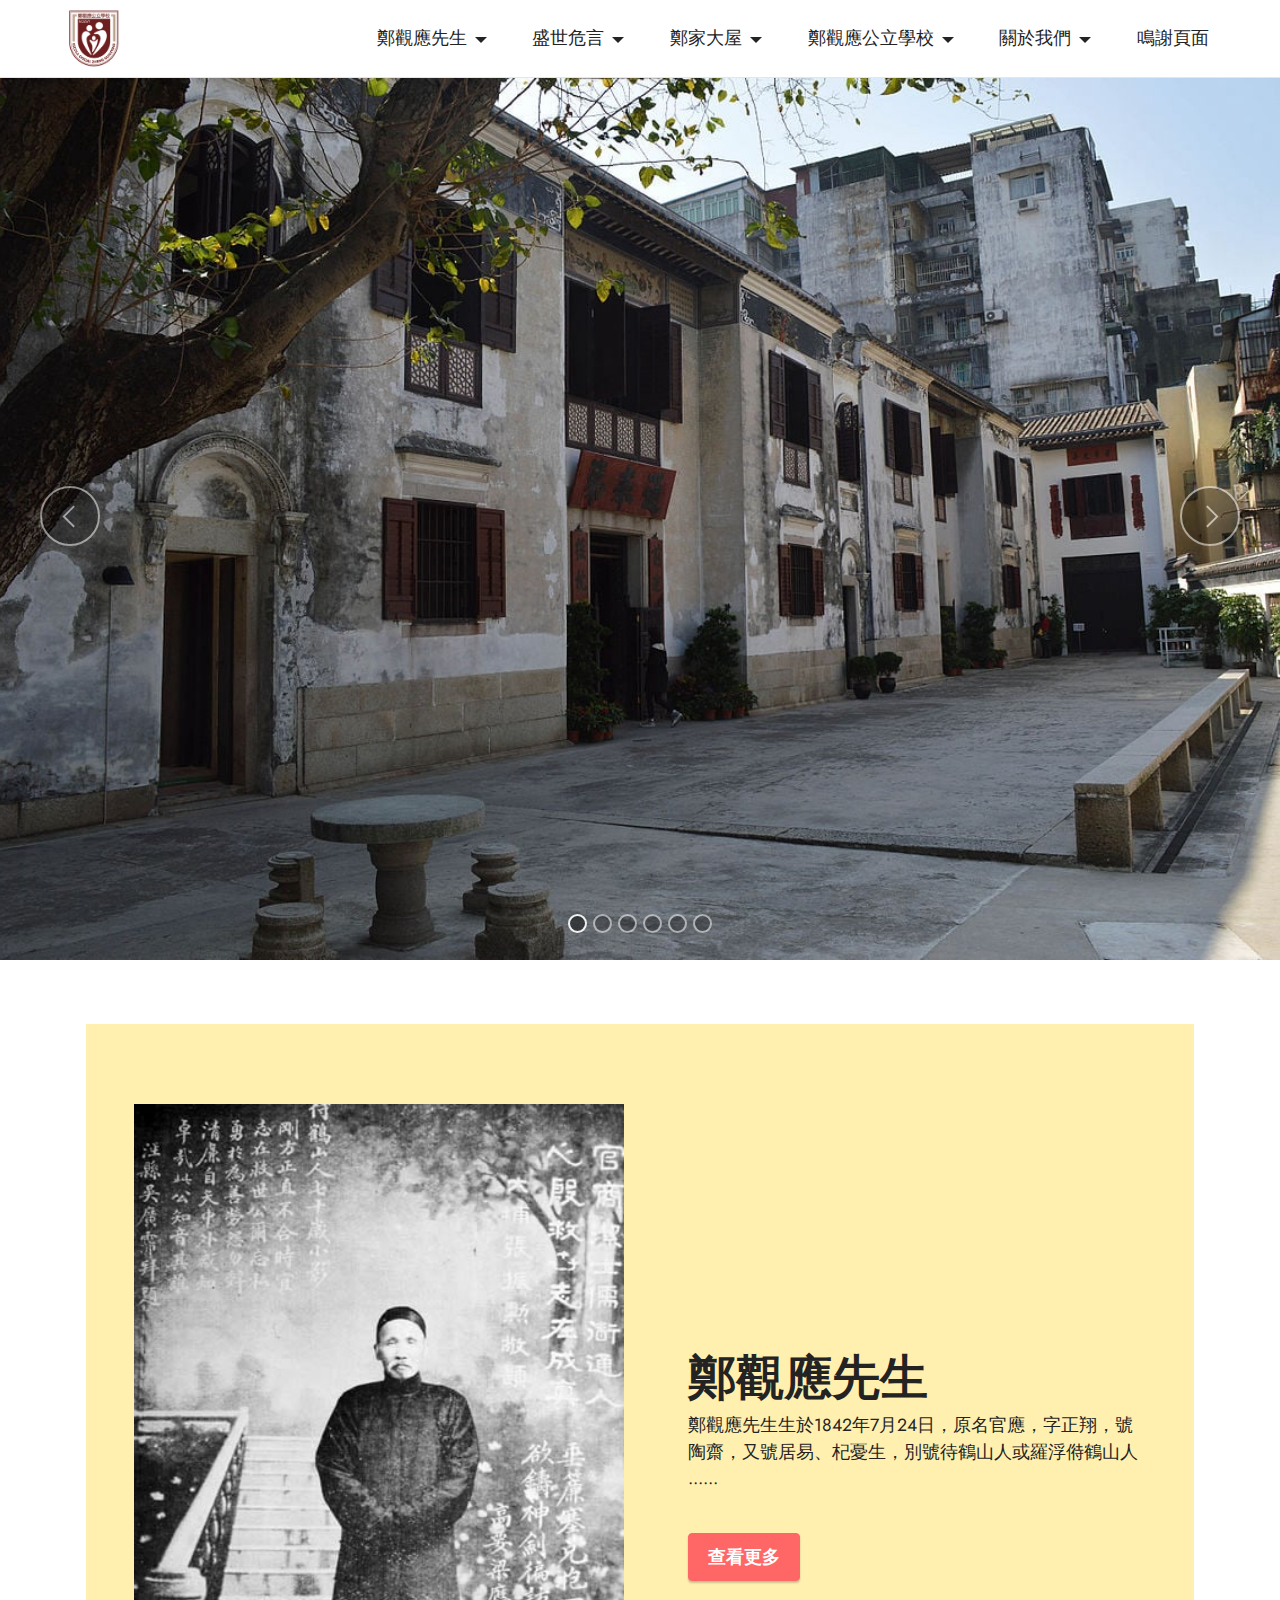
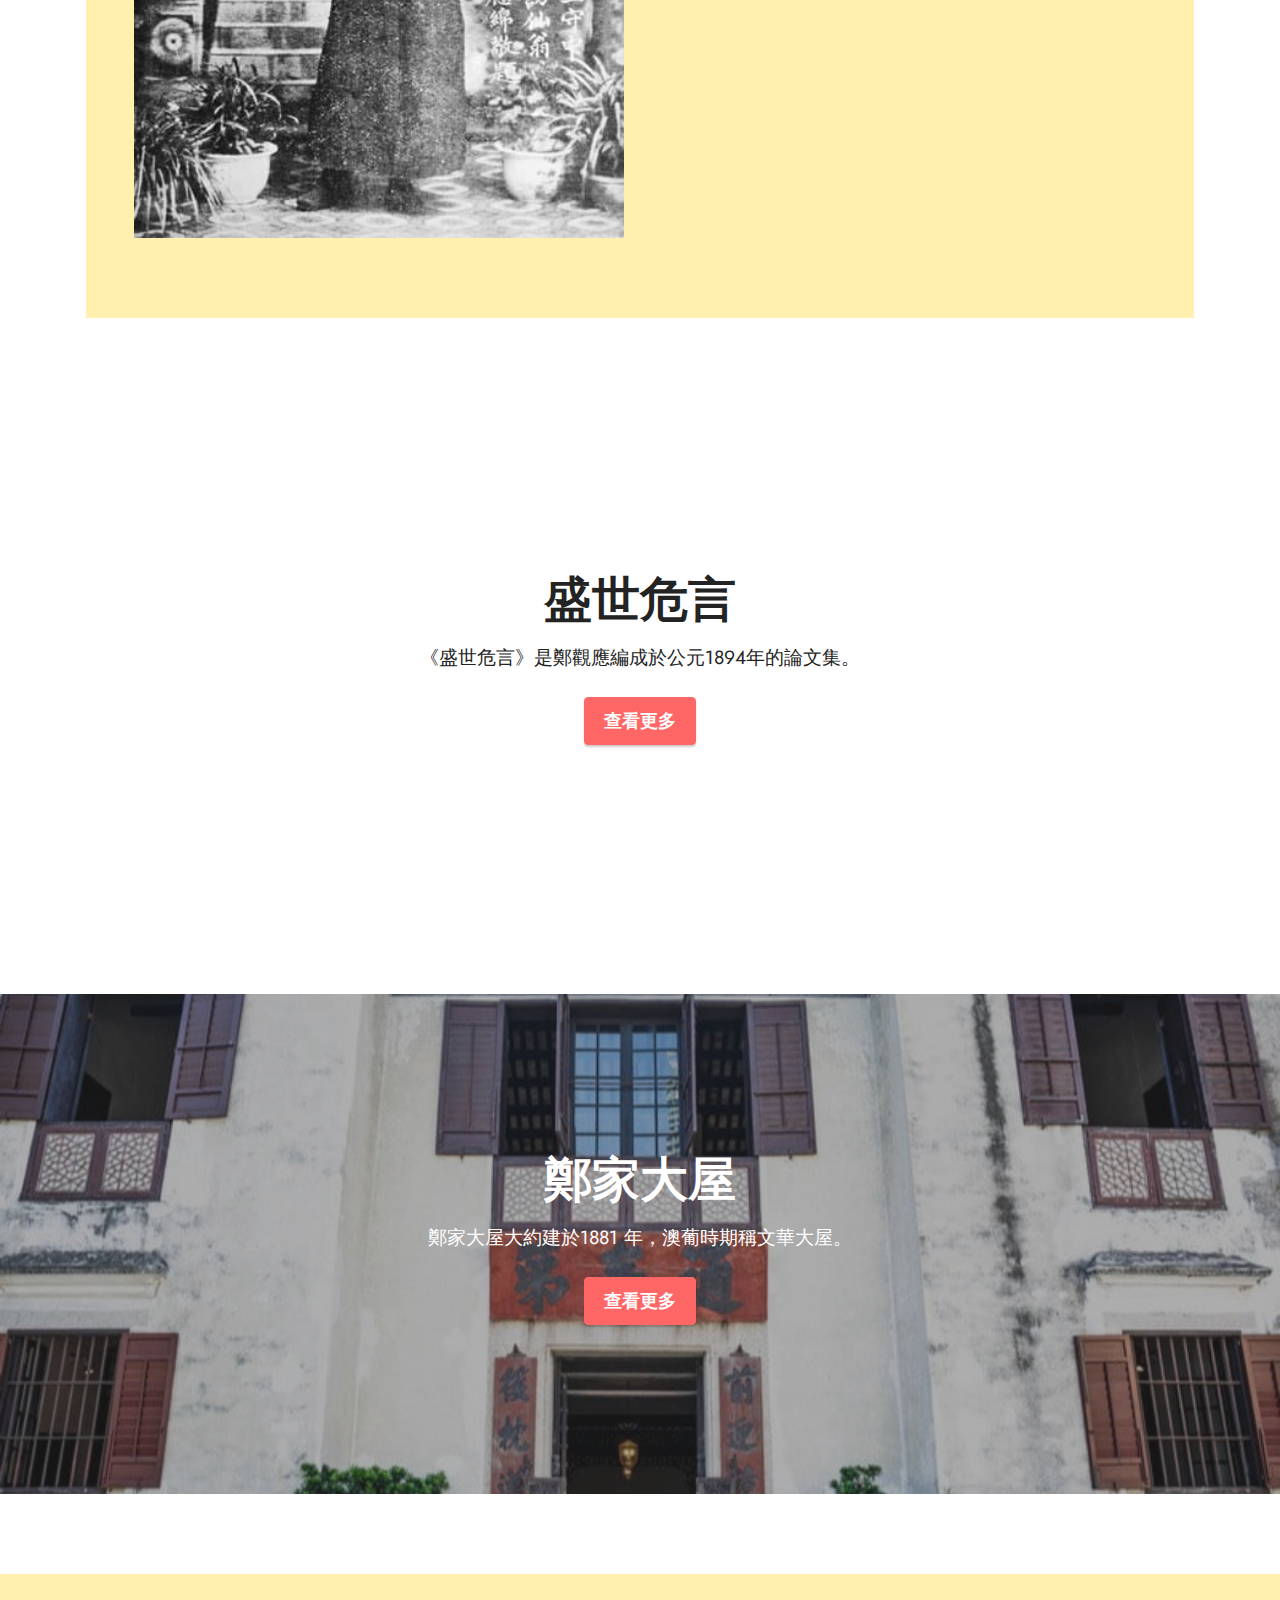
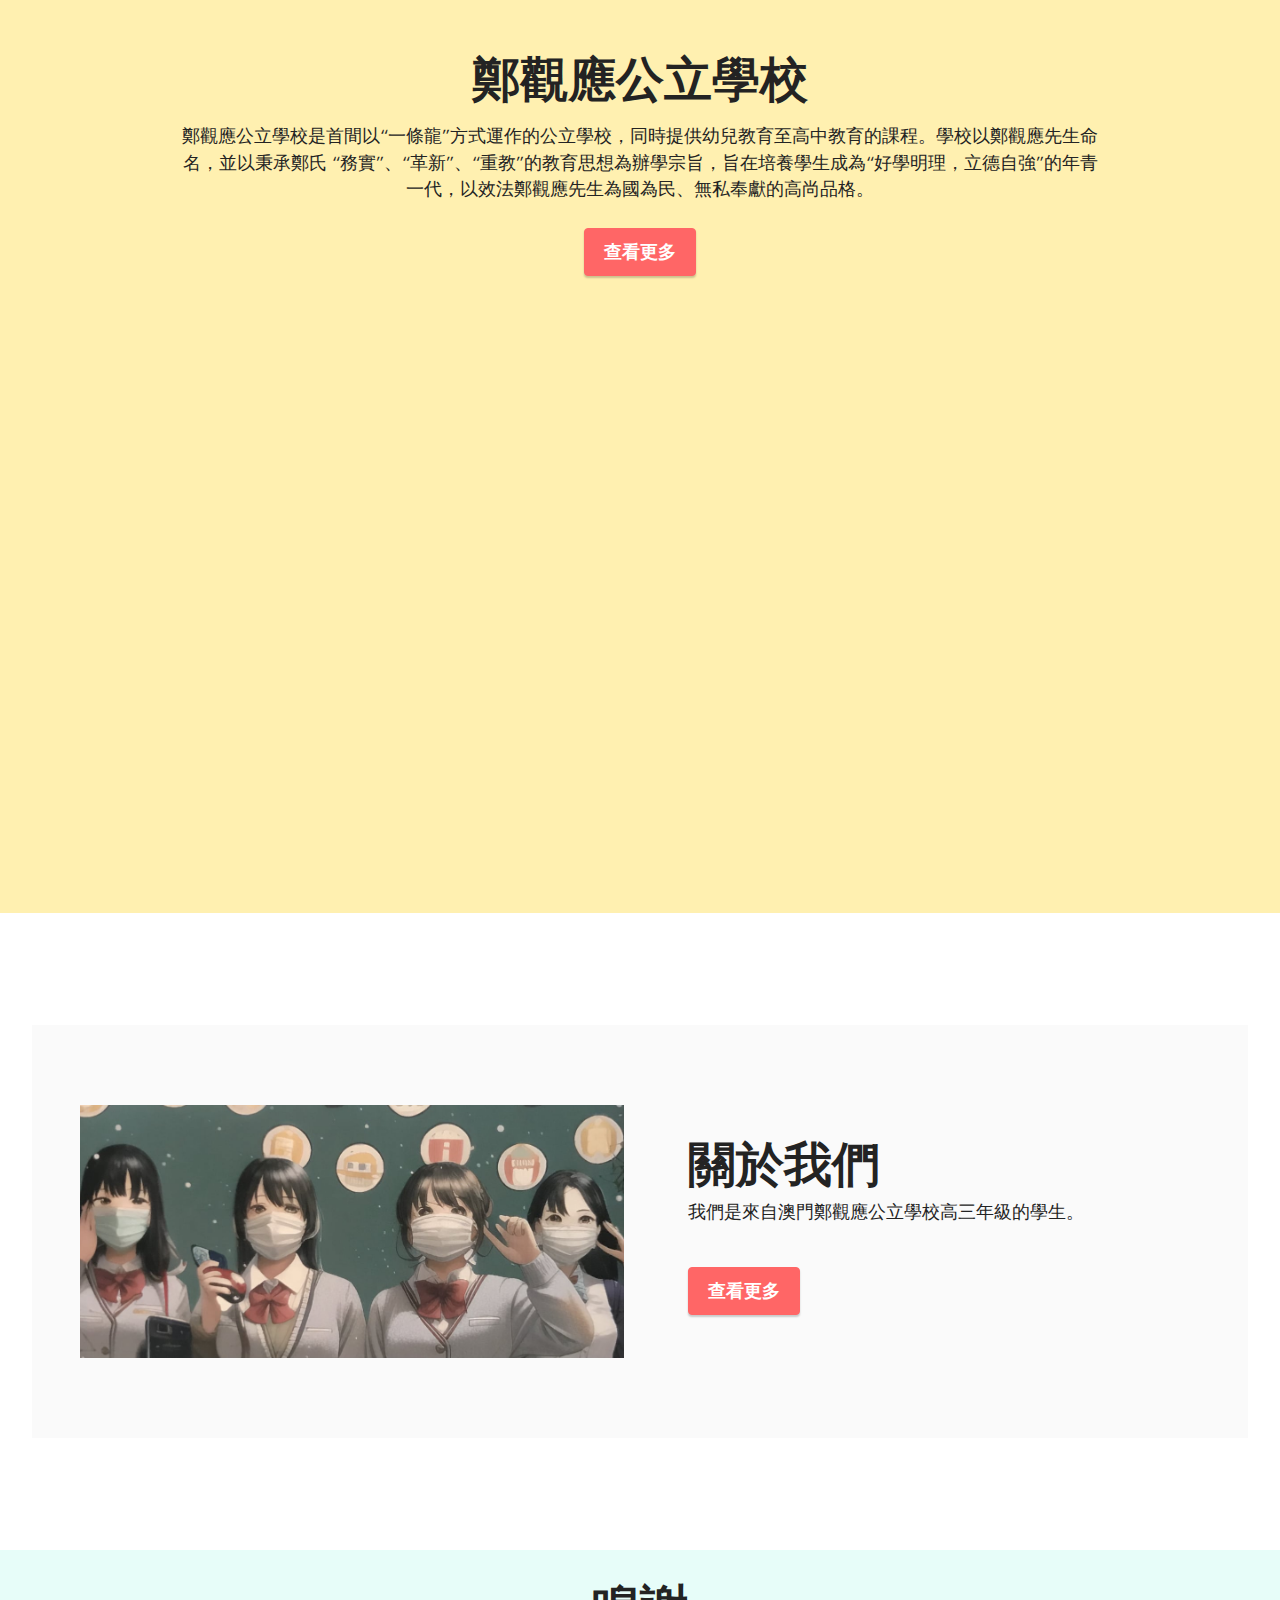
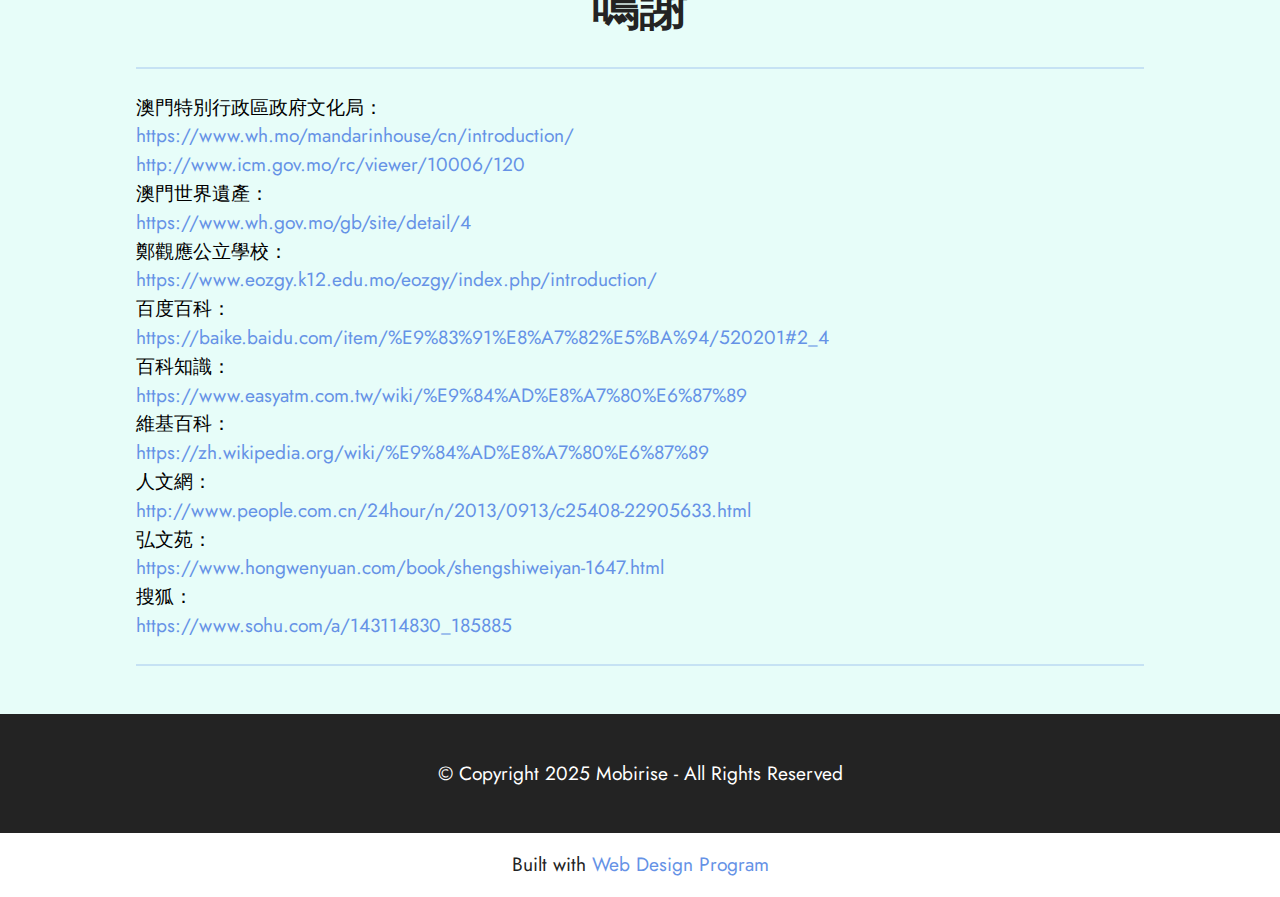
<file: index.html>
<!DOCTYPE html>
<html  >
<head>
  <!-- Site made with Mobirise Website Builder v5.8.4, https://mobirise.com -->
  <meta charset="UTF-8">
  <meta http-equiv="X-UA-Compatible" content="IE=edge">
  <meta name="generator" content="Mobirise v5.8.4, mobirise.com">
  <meta name="viewport" content="width=device-width, initial-scale=1, minimum-scale=1">
  <link rel="shortcut icon" href="assets/images/1-460x297.png" type="image/x-icon">
  <meta name="description" content="">
  
  
  <title>Home</title>
  <link rel="stylesheet" href="assets/web/assets/mobirise-icons2/mobirise2.css">
  <link rel="stylesheet" href="assets/bootstrap/css/bootstrap.min.css">
  <link rel="stylesheet" href="assets/bootstrap/css/bootstrap-grid.min.css">
  <link rel="stylesheet" href="assets/bootstrap/css/bootstrap-reboot.min.css">
  <link rel="stylesheet" href="assets/parallax/jarallax.css">
  <link rel="stylesheet" href="assets/dropdown/css/style.css">
  <link rel="stylesheet" href="assets/socicon/css/styles.css">
  <link rel="stylesheet" href="assets/theme/css/style.css">
  <link rel="preload" href="https://fonts.googleapis.com/css?family=Jost:100,200,300,400,500,600,700,800,900,100i,200i,300i,400i,500i,600i,700i,800i,900i&display=swap" as="style" onload="this.onload=null;this.rel='stylesheet'">
  <noscript><link rel="stylesheet" href="https://fonts.googleapis.com/css?family=Jost:100,200,300,400,500,600,700,800,900,100i,200i,300i,400i,500i,600i,700i,800i,900i&display=swap"></noscript>
  <link rel="preload" as="style" href="assets/mobirise/css/mbr-additional.css"><link rel="stylesheet" href="assets/mobirise/css/mbr-additional.css" type="text/css">

  
  
  
</head>
<body>
  
  <section data-bs-version="5.1" class="menu cid-s48OLK6784" once="menu" id="menu1-h">
    
    <nav class="navbar navbar-dropdown navbar-fixed-top navbar-expand-lg">
        <div class="container-fluid">
            <div class="navbar-brand">
                <span class="navbar-logo">
                    <a href="index.html#slider1-w">
                        <img src="assets/images/1-460x297.png" alt="Mobirise Website Builder" style="height: 3.8rem;">
                    </a>
                </span>
                <span class="navbar-caption-wrap"><a class="navbar-caption text-black display-7" href="https://mobiri.se"></a></span>
            </div>
            <button class="navbar-toggler" type="button" data-toggle="collapse" data-bs-toggle="collapse" data-target="#navbarSupportedContent" data-bs-target="#navbarSupportedContent" aria-controls="navbarNavAltMarkup" aria-expanded="false" aria-label="Toggle navigation">
                <div class="hamburger">
                    <span></span>
                    <span></span>
                    <span></span>
                    <span></span>
                </div>
            </button>
            <div class="collapse navbar-collapse" id="navbarSupportedContent">
                <ul class="navbar-nav nav-dropdown nav-right" data-app-modern-menu="true"><li class="nav-item dropdown"><a class="nav-link link dropdown-toggle text-black display-4" href="https://mobirise.com" data-toggle="dropdown-submenu" data-bs-toggle="dropdown" data-bs-auto-close="outside" aria-expanded="false">鄭觀應先生</a><div class="dropdown-menu" aria-labelledby="dropdown-443"><a class="dropdown-item text-black text-primary display-4" href="page2.html#timeline3-1n">生平事跡</a><a class="dropdown-item text-black text-primary display-4" href="page2.html#content14-38">社會共獻</a><a class="dropdown-item text-black text-primary display-4" href="page2.html#content15-1l">教育思想</a></div></li>
                    <li class="nav-item dropdown"><a class="nav-link link dropdown-toggle text-black display-4" href="https://mobirise.com" data-toggle="dropdown-submenu" data-bs-toggle="dropdown" data-bs-auto-close="outside" aria-expanded="false">
                            盛世危言</a><div class="dropdown-menu" aria-labelledby="dropdown-256"><a class="dropdown-item text-black text-primary display-4" href="page1.html#header12-3c">内容簡介</a><a class="dropdown-item text-black text-primary display-4" href="page1.html#content15-24">創作背景</a><a class="dropdown-item text-black text-primary display-4" href="page1.html#image2-3l">中心思想</a><a class="dropdown-item text-black text-primary display-4" href="page1.html#content4-26">社會影響</a></div></li><li class="nav-item dropdown"><a class="nav-link link dropdown-toggle text-black display-4" href="https://mobirise.com" data-toggle="dropdown-submenu" data-bs-toggle="dropdown" data-bs-auto-close="outside" aria-expanded="false">
                            鄭家大屋</a><div class="dropdown-menu" aria-labelledby="dropdown-814"><a class="dropdown-item text-black text-primary display-4" href="page5.html#content4-2o">歷史背景</a><a class="dropdown-item text-black text-primary display-4" href="page5.html#content4-2y">建築描述</a><a class="dropdown-item text-black text-primary display-4" href="page5.html#content4-3g">建築風格</a><a class="dropdown-item text-black text-primary display-4" href="page5.html#contacts3-1i">營業時間和地理位置</a></div></li><li class="nav-item dropdown"><a class="nav-link link dropdown-toggle text-black display-4" href="https://mobirise.com" data-toggle="dropdown-submenu" data-bs-toggle="dropdown" data-bs-auto-close="outside" aria-expanded="false">鄭觀應公立學校</a><div class="dropdown-menu" aria-labelledby="dropdown-296"><a class="dropdown-item text-black text-primary display-4" href="page3.html#content4-2c">學校簡介</a><a class="dropdown-item text-black text-primary display-4" href="page3.html#features10-2b">學校理念和特色</a><a class="dropdown-item text-black text-primary display-4" href="page3.html#features4-2d">學校活動</a><a class="dropdown-item text-black text-primary display-4" href="page3.html#team1-2f">設施設備</a><a class="dropdown-item text-black text-primary display-4" href="page3.html#map1-1f">學校位置與聯絡方式</a></div></li><li class="nav-item dropdown"><a class="nav-link link dropdown-toggle text-black display-4" href="https://mobirise.com" data-toggle="dropdown-submenu" data-bs-toggle="dropdown" data-bs-auto-close="outside" aria-expanded="false">
                            關於我們</a><div class="dropdown-menu" aria-labelledby="dropdown-834"><a class="show dropdown-item text-black text-primary display-4" href="page4.html#testimonials2-3m">作者簡介</a><a class="show dropdown-item text-black text-primary display-4" href="page4.html#content4-37">分工安排</a><a class="show dropdown-item text-black text-primary display-4" href="page4.html#content4-36">網站架構</a><a class="show dropdown-item text-black text-primary display-4" href="page4.html#form5-33">聯係我們</a></div></li><li class="nav-item"><a class="nav-link link show text-black text-primary display-4" href="index.html#content4-19">鳴謝頁面</a></li></ul>
                
                
            </div>
        </div>
    </nav>

</section>

<section data-bs-version="5.1" class="slider1 cid-tEA0fN1dVf mbr-fullscreen" id="slider1-w">
    
    <div class="carousel slide" id="tGiG6OyvPz" data-ride="carousel" data-bs-ride="carousel" data-interval="4000" data-bs-interval="4000">
        <ol class="carousel-indicators">
            <li data-slide-to="0" data-bs-slide-to="0" class="active" data-target="#tGiG6OyvPz" data-bs-target="#tGiG6OyvPz"></li>
            <li data-slide-to="1" data-bs-slide-to="1" data-target="#tGiG6OyvPz" data-bs-target="#tGiG6OyvPz"></li>
            <li data-slide-to="2" data-bs-slide-to="2" data-target="#tGiG6OyvPz" data-bs-target="#tGiG6OyvPz"></li><li data-slide-to="3" data-bs-slide-to="3" data-target="#tGiG6OyvPz" data-bs-target="#tGiG6OyvPz"></li><li data-slide-to="4" data-bs-slide-to="4" data-target="#tGiG6OyvPz" data-bs-target="#tGiG6OyvPz"></li><li data-slide-to="5" data-bs-slide-to="5" data-target="#tGiG6OyvPz" data-bs-target="#tGiG6OyvPz"></li>
        </ol>
        <div class="carousel-inner">
            <div class="carousel-item slider-image item active">
                <div class="item-wrapper">
                    <img class="d-block w-100" src="assets/images/49-1200x798.jpg" alt="Mobirise Website Builder" data-slide-to="6" data-bs-slide-to="6">
                    
                    
                </div>
            </div><div class="carousel-item slider-image item">
                <div class="item-wrapper">
                    <img class="d-block w-100" src="assets/images/47-1506x1282.jpg" alt="Mobirise Website Builder" data-slide-to="0" data-bs-slide-to="0">
                    
                    
                </div>
            </div><div class="carousel-item slider-image item">
                <div class="item-wrapper">
                    <img class="d-block w-100" src="assets/images/46-1280x601.jpeg" alt="Mobirise Website Builder" data-slide-to="1" data-bs-slide-to="1">
                    
                    
                </div>
            </div>
            <div class="carousel-item slider-image item">
                <div class="item-wrapper">
                    <img class="d-block w-100" src="assets/images/50-640x426.jpg" alt="Mobirise Website Builder" data-slide-to="3" data-bs-slide-to="3">
                    
                    
                </div>
            </div><div class="carousel-item slider-image item">
                <div class="item-wrapper">
                    <img class="d-block w-100" src="assets/images/48-1190x1358.jpeg" alt="Mobirise Website Builder" data-slide-to="4" data-bs-slide-to="4">
                    
                    
                </div>
            </div><div class="carousel-item slider-image item">
                <div class="item-wrapper">
                    <img class="d-block w-100" src="assets/images/45-2048x1430.jpg" alt="Mobirise Website Builder" data-slide-to="4" data-bs-slide-to="4">
                    
                    
                </div>
            </div>
            
        </div>
        <a class="carousel-control carousel-control-prev" role="button" data-slide="prev" data-bs-slide="prev" href="#tGiG6OyvPz">
            <span class="mobi-mbri mobi-mbri-arrow-prev" aria-hidden="true"></span>
            <span class="sr-only visually-hidden">Previous</span>
        </a>
        <a class="carousel-control carousel-control-next" role="button" data-slide="next" data-bs-slide="next" href="#tGiG6OyvPz">
            <span class="mobi-mbri mobi-mbri-arrow-next" aria-hidden="true"></span>
            <span class="sr-only visually-hidden">Next</span>
        </a>
    </div>
</section>

<section data-bs-version="5.1" class="features16 cid-tEGSM5kH4g" id="features17-x">
    

    
    
    <div class="container">
        <div class="content-wrapper">
            <div class="row align-items-center">
                <div class="col-12 col-lg-6">
                    <div class="image-wrapper">
                        <img src="assets/images/2-400x599.jpg" alt="Mobirise Website Builder">
                    </div>
                </div>
                <div class="col-12 col-lg">
                    <div class="text-wrapper">
                        <h6 class="card-title mbr-fonts-style display-2">
                            <strong>鄭觀應先生</strong>
                        </h6>
                        <p class="mbr-text mbr-fonts-style mb-4 display-4">鄭觀應先生生於1842年7月24日，原名官應，字正翔，號陶齋，又號居易、杞憂生，別號待鶴山人或羅浮偫鶴山人 ......</p>
                        <div class="mbr-section-btn mt-3"><a class="btn btn-secondary display-4" href="page2.html#features17-3b">查看更多</a></div>
                    </div>
                </div>
            </div>
        </div>
    </div>
</section>

<section data-bs-version="5.1" class="header12 cid-tEGYsJXpXB mbr-parallax-background" id="header12-1a">

    

    
    <div class="mbr-overlay" style="opacity: 0.3; background-color: rgb(255, 255, 255);">
    </div>
    <div class="container">
        <div class="row justify-content-center">
            <div class="card col-12 col-md-12 col-lg-9">
                <div class="card-wrapper">
                    <div class="card-box align-center">
                        <h1 class="card-title mbr-fonts-style mb-3 display-2">
                            <strong>盛世危言</strong></h1>
                        <p class="mbr-text mbr-fonts-style display-7">《盛世危言》是鄭觀應編成於公元1894年的論文集。</p>
                        <div class="mbr-section-btn mt-3"><a class="btn btn-secondary display-4" href="page1.html#header12-3c">查看更多</a></div>
                    </div>
                </div>
            </div>
        </div>
    </div>
</section>

<section data-bs-version="5.1" class="content4 cid-tEH09SxQV0" id="content4-1b">
    

    
    
    <div class="container">
        <div class="row justify-content-center">
            <div class="title col-md-12 col-lg-10">
                
                
                
            </div>
        </div>
    </div>
</section>

<section data-bs-version="5.1" class="header6 cid-tG5vZpFKoj" id="header6-3h">

    

    
    <div class="mbr-overlay" style="opacity: 0.4; background-color: rgb(53, 53, 53);"></div>

    <div class="align-center container">
        <div class="row justify-content-center">
            <div class="col-12 col-lg-10">
                <h1 class="mbr-section-title mbr-fonts-style mbr-white mb-3 display-2"><strong>鄭家大屋</strong></h1>
                
                <p class="mbr-text mbr-white mbr-fonts-style display-7">
                    鄭家大屋大約建於1881 年，澳葡時期稱文華大屋。
                </p>
                <div class="mbr-section-btn mt-3"><a class="btn btn-secondary display-4" href="page5.html#header6-3f">查看更多</a></div>
            </div>
        </div>
    </div>
</section>

<section data-bs-version="5.1" class="content4 cid-tFeErODPNg" id="content4-1x">
    

    
    
    <div class="container">
        <div class="row justify-content-center">
            <div class="title col-md-12 col-lg-10">
                
                
                
            </div>
        </div>
    </div>
</section>

<section data-bs-version="5.1" class="header16 cid-tFeEcZhqAy" id="header16-1v">

    

    
    

    <div class="container">
        <div class="row justify-content-center">
            <div class="col-12 col-lg-10">
                <h1 class="mbr-section-title mbr-fonts-style mb-3 display-2">
                    <strong>鄭觀應公立學校</strong>
                </h1>
                <p class="mbr-text mbr-fonts-style display-4">
                    鄭觀應公立學校是首間以“一條龍”方式運作的公立學校，同時提供幼兒教育至高中教育的課程。學校以鄭觀應先生命名，並以秉承鄭氏 “務實”、“革新”、“重教”的教育思想為辦學宗旨，旨在培養學生成為“好學明理，立德自強”的年青一代，以效法鄭觀應先生為國為民、無私奉獻的高尚品格。</p>
                <div class="mbr-section-btn mt-3"><a class="btn btn-secondary display-4" href="page3.html#slider1-29">查看更多</a></div>
                <div class="video-wrapper mt-4"><iframe class="mbr-embedded-video" src="https://www.youtube.com/embed/jyuwrROviZc?rel=0&amp;amp;mute=1&amp;showinfo=0&amp;autoplay=1&amp;loop=1&amp;playlist=jyuwrROviZc" width="1280" height="720" frameborder="0" allowfullscreen></iframe></div>
            </div>
        </div>
    </div>
</section>

<section data-bs-version="5.1" class="features16 cid-tGbCIquhwA" id="features17-3r">
    

    
    
    <div class="container-fluid">
        <div class="content-wrapper">
            <div class="row align-items-center">
                <div class="col-12 col-lg-6">
                    <div class="image-wrapper">
                        <img src="assets/images/42-1225x569.jpg" alt="Mobirise Website Builder">
                    </div>
                </div>
                <div class="col-12 col-lg">
                    <div class="text-wrapper">
                        <h6 class="card-title mbr-fonts-style display-2">
                            <strong>關於我們</strong>
                        </h6>
                        <p class="mbr-text mbr-fonts-style mb-4 display-4">我們是來自澳門鄭觀應公立學校高三年級的學生。</p>
                        <div class="mbr-section-btn mt-3"><a class="btn btn-secondary display-4" href="page4.html#features17-3s">
                                查看更多
                            </a></div>
                    </div>
                </div>
            </div>
        </div>
    </div>
</section>

<section data-bs-version="5.1" class="content4 cid-tEGXQErMWE" id="content4-19">
    

    
    
    <div class="container">
        <div class="row justify-content-center">
            <div class="title col-md-12 col-lg-10">
                <h3 class="mbr-section-title mbr-fonts-style align-center mb-4 display-2">
                    <strong>鳴謝</strong></h3>
                
                
            </div>
        </div>
    </div>
</section>

<section data-bs-version="5.1" class="content6 cid-tG5VqoS3iv" id="content6-3i">
    
    <div class="container-fluid">
        <div class="row justify-content-center">
            <div class="col-md-12 col-lg-10">
                <hr class="line">
                <p class="mbr-text align-center mbr-fonts-style my-4 display-7">澳門特別行政區政府文化局：<br><a href="https://www.wh.mo/mandarinhouse/cn/introduction/" class="text-primary">https://www.wh.mo/mandarinhouse/cn/introduction/</a><a href="https://www.wh.mo/mandarinhouse/cn/introduction/" class="text-primary"><br></a><a href="http://www.icm.gov.mo/rc/viewer/10006/120" class="text-primary">http://www.icm.gov.mo/rc/viewer/10006/120</a><br>澳門世界遺產：<br><a href="https://www.wh.gov.mo/gb/site/detail/4" class="text-primary">https://www.wh.gov.mo/gb/site/detail/4</a><br>鄭觀應公立學校：<br><a href="https://www.eozgy.k12.edu.mo/eozgy/index.php/introduction/" class="text-primary">https://www.eozgy.k12.edu.mo/eozgy/index.php/introduction/</a><br>百度百科：<br><a href="https://baike.baidu.com/item/%E9%83%91%E8%A7%82%E5%BA%94/520201#2_4" class="text-primary">https://baike.baidu.com/item/%E9%83%91%E8%A7%82%E5%BA%94/520201#2_4</a><br>百科知識：<a href="https://baike.baidu.com/item/%E9%83%91%E8%A7%82%E5%BA%94/520201#2_4" class="text-primary"><br></a><a href="https://www.easyatm.com.tw/wiki/%E9%84%AD%E8%A7%80%E6%87%89" class="text-primary">https://www.easyatm.com.tw/wiki/%E9%84%AD%E8%A7%80%E6%87%89</a><br>維基百科：<br><a href="https://zh.wikipedia.org/wiki/%E9%84%AD%E8%A7%80%E6%87%89" class="text-primary">https://zh.wikipedia.org/wiki/%E9%84%AD%E8%A7%80%E6%87%89</a><br>人文網：<br><a href="http://www.people.com.cn/24hour/n/2013/0913/c25408-22905633.html" class="text-primary">http://www.people.com.cn/24hour/n/2013/0913/c25408-22905633.html</a><br>弘文苑：
<br><a href="https://www.hongwenyuan.com/book/shengshiweiyan-1647.html" class="text-primary">https://www.hongwenyuan.com/book/shengshiweiyan-1647.html</a><br>搜狐：<br><a href="https://www.sohu.com/a/143114830_185885" class="text-primary">https://www.sohu.com/a/143114830_185885</a><br></p>
                <hr class="line">
            </div>
        </div>
    </div>
</section>

<section data-bs-version="5.1" class="footer7 cid-tFeDmw8Qqu" once="footers" id="footer7-1t">

    

    

    <div class="container">
        <div class="media-container-row align-center mbr-white">
            <div class="col-12">
                <p class="mbr-text mb-0 mbr-fonts-style display-7">
                    © Copyright 2025 Mobirise - All Rights Reserved
                </p>
            </div>
        </div>
    </div>
</section><section class="display-7" style="padding: 0;align-items: center;justify-content: center;flex-wrap: wrap;    align-content: center;display: flex;position: relative;height: 4rem;"><a href="https://mobiri.se/2888951" style="flex: 1 1;height: 4rem;position: absolute;width: 100%;z-index: 1;"><img alt="" style="height: 4rem;" src="[data-uri]"></a><p style="margin: 0;text-align: center;" class="display-7">Built with &#8204;</p><a style="z-index:1" href="https://mobirise.com/builder/web-design-program.html">Web Design Program</a></section><script src="assets/bootstrap/js/bootstrap.bundle.min.js"></script>  <script src="assets/parallax/jarallax.js"></script>  <script src="assets/smoothscroll/smooth-scroll.js"></script>  <script src="assets/ytplayer/index.js"></script>  <script src="assets/dropdown/js/navbar-dropdown.js"></script>  <script src="assets/playervimeo/vimeo_player.js"></script>  <script src="assets/theme/js/script.js"></script>  
  
  
</body>
</html>
</file>
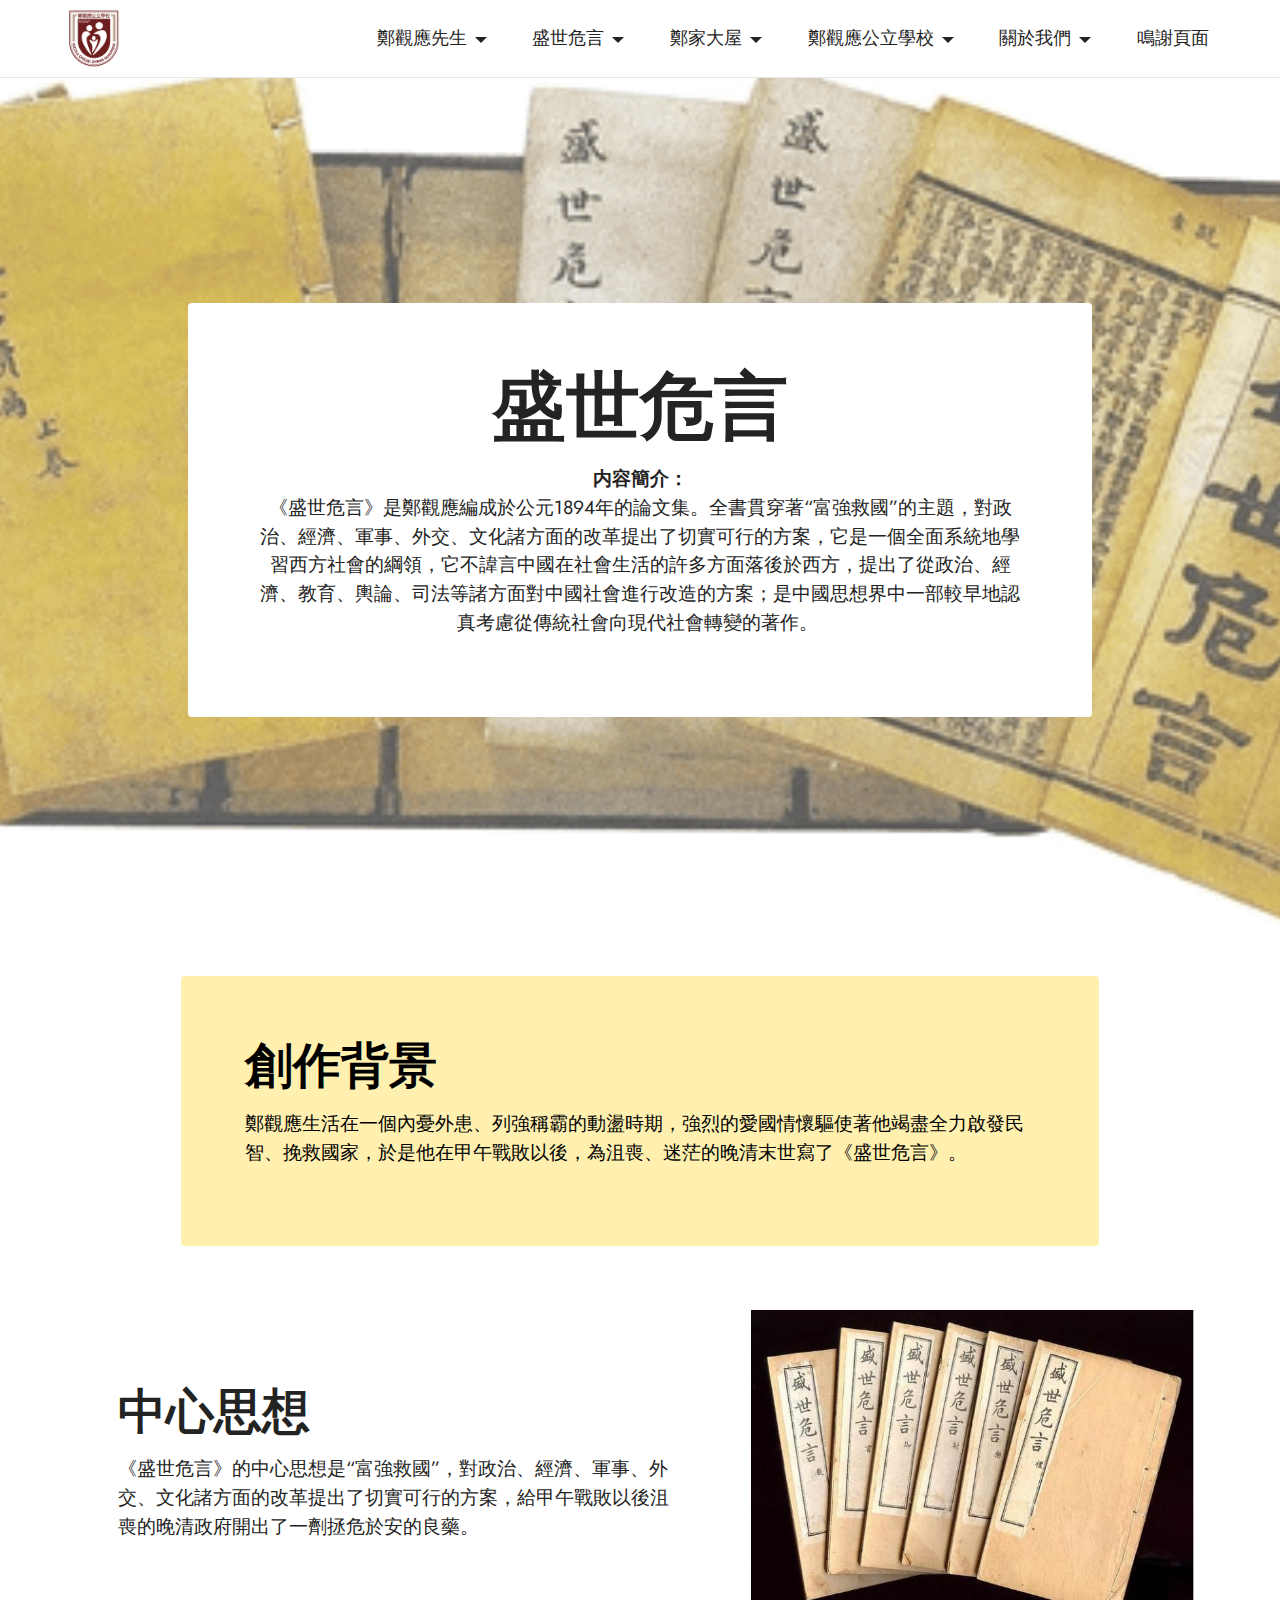
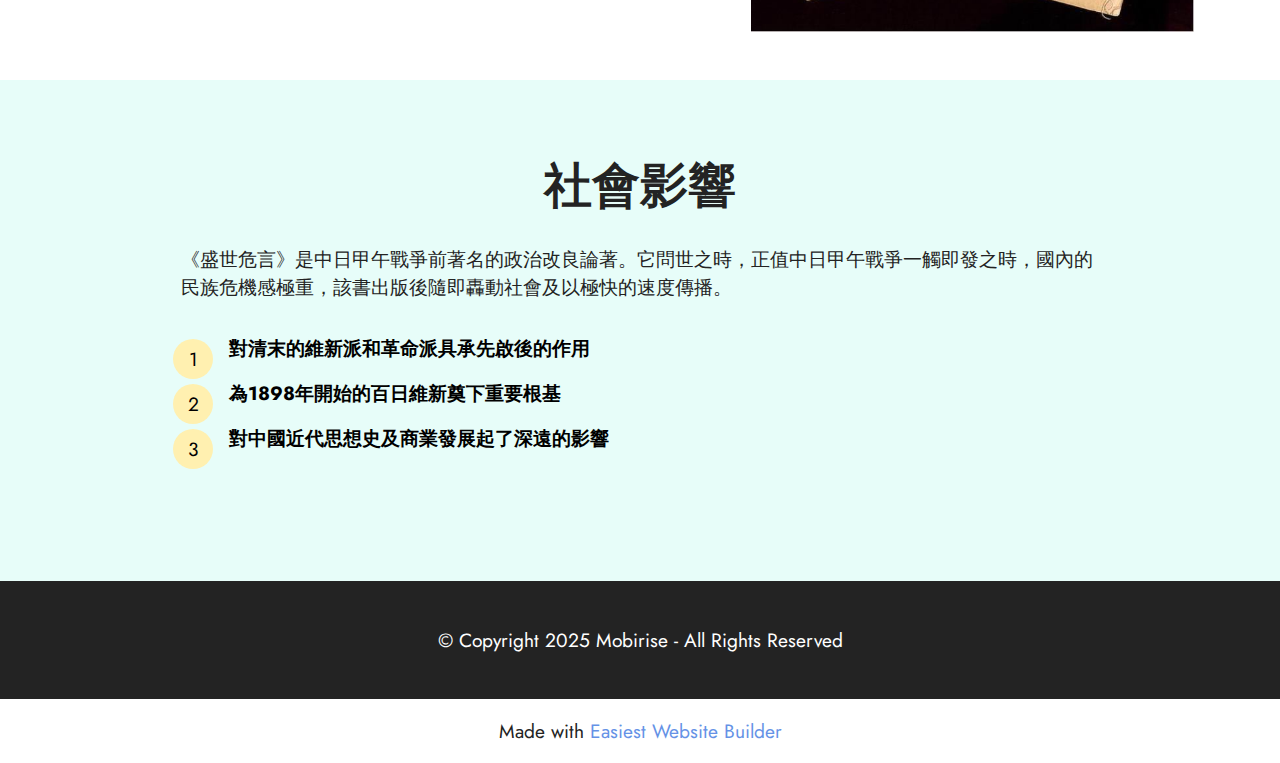
<file: page1.html>
<!DOCTYPE html>
<html  >
<head>
  <!-- Site made with Mobirise Website Builder v5.8.4, https://mobirise.com -->
  <meta charset="UTF-8">
  <meta http-equiv="X-UA-Compatible" content="IE=edge">
  <meta name="generator" content="Mobirise v5.8.4, mobirise.com">
  <meta name="viewport" content="width=device-width, initial-scale=1, minimum-scale=1">
  <link rel="shortcut icon" href="assets/images/1-460x297.png" type="image/x-icon">
  <meta name="description" content="">
  
  
  <title>盛世危言</title>
  <link rel="stylesheet" href="assets/bootstrap/css/bootstrap.min.css">
  <link rel="stylesheet" href="assets/bootstrap/css/bootstrap-grid.min.css">
  <link rel="stylesheet" href="assets/bootstrap/css/bootstrap-reboot.min.css">
  <link rel="stylesheet" href="assets/dropdown/css/style.css">
  <link rel="stylesheet" href="assets/socicon/css/styles.css">
  <link rel="stylesheet" href="assets/theme/css/style.css">
  <link rel="preload" href="https://fonts.googleapis.com/css?family=Jost:100,200,300,400,500,600,700,800,900,100i,200i,300i,400i,500i,600i,700i,800i,900i&display=swap" as="style" onload="this.onload=null;this.rel='stylesheet'">
  <noscript><link rel="stylesheet" href="https://fonts.googleapis.com/css?family=Jost:100,200,300,400,500,600,700,800,900,100i,200i,300i,400i,500i,600i,700i,800i,900i&display=swap"></noscript>
  <link rel="preload" as="style" href="assets/mobirise/css/mbr-additional.css"><link rel="stylesheet" href="assets/mobirise/css/mbr-additional.css" type="text/css">

  
  
  
</head>
<body>
  
  <section data-bs-version="5.1" class="menu cid-s48OLK6784" once="menu" id="menu1-k">
    
    <nav class="navbar navbar-dropdown navbar-fixed-top navbar-expand-lg">
        <div class="container-fluid">
            <div class="navbar-brand">
                <span class="navbar-logo">
                    <a href="index.html#slider1-w">
                        <img src="assets/images/1-460x297.png" alt="Mobirise Website Builder" style="height: 3.8rem;">
                    </a>
                </span>
                <span class="navbar-caption-wrap"><a class="navbar-caption text-black display-7" href="https://mobiri.se"></a></span>
            </div>
            <button class="navbar-toggler" type="button" data-toggle="collapse" data-bs-toggle="collapse" data-target="#navbarSupportedContent" data-bs-target="#navbarSupportedContent" aria-controls="navbarNavAltMarkup" aria-expanded="false" aria-label="Toggle navigation">
                <div class="hamburger">
                    <span></span>
                    <span></span>
                    <span></span>
                    <span></span>
                </div>
            </button>
            <div class="collapse navbar-collapse" id="navbarSupportedContent">
                <ul class="navbar-nav nav-dropdown nav-right" data-app-modern-menu="true"><li class="nav-item dropdown"><a class="nav-link link dropdown-toggle text-black display-4" href="https://mobirise.com" data-toggle="dropdown-submenu" data-bs-toggle="dropdown" data-bs-auto-close="outside" aria-expanded="false">鄭觀應先生</a><div class="dropdown-menu" aria-labelledby="dropdown-443"><a class="dropdown-item text-black text-primary display-4" href="page2.html#timeline3-1n">生平事跡</a><a class="dropdown-item text-black text-primary display-4" href="page2.html#content14-38">社會共獻</a><a class="dropdown-item text-black text-primary display-4" href="page2.html#content15-1l">教育思想</a></div></li>
                    <li class="nav-item dropdown"><a class="nav-link link dropdown-toggle text-black display-4" href="https://mobirise.com" data-toggle="dropdown-submenu" data-bs-toggle="dropdown" data-bs-auto-close="outside" aria-expanded="false">
                            盛世危言</a><div class="dropdown-menu" aria-labelledby="dropdown-256"><a class="dropdown-item text-black text-primary display-4" href="page1.html#header12-3c">内容簡介</a><a class="dropdown-item text-black text-primary display-4" href="page1.html#content15-24">創作背景</a><a class="dropdown-item text-black text-primary display-4" href="page1.html#image2-3l">中心思想</a><a class="dropdown-item text-black text-primary display-4" href="page1.html#content4-26">社會影響</a></div></li><li class="nav-item dropdown"><a class="nav-link link dropdown-toggle text-black display-4" href="https://mobirise.com" data-toggle="dropdown-submenu" data-bs-toggle="dropdown" data-bs-auto-close="outside" aria-expanded="false">
                            鄭家大屋</a><div class="dropdown-menu" aria-labelledby="dropdown-814"><a class="dropdown-item text-black text-primary display-4" href="page5.html#content4-2o">歷史背景</a><a class="dropdown-item text-black text-primary display-4" href="page5.html#content4-2y">建築描述</a><a class="dropdown-item text-black text-primary display-4" href="page5.html#content4-3g">建築風格</a><a class="dropdown-item text-black text-primary display-4" href="page5.html#contacts3-1i">營業時間和地理位置</a></div></li><li class="nav-item dropdown"><a class="nav-link link dropdown-toggle text-black display-4" href="https://mobirise.com" data-toggle="dropdown-submenu" data-bs-toggle="dropdown" data-bs-auto-close="outside" aria-expanded="false">鄭觀應公立學校</a><div class="dropdown-menu" aria-labelledby="dropdown-296"><a class="dropdown-item text-black text-primary display-4" href="page3.html#content4-2c">學校簡介</a><a class="dropdown-item text-black text-primary display-4" href="page3.html#features10-2b">學校理念和特色</a><a class="dropdown-item text-black text-primary display-4" href="page3.html#features4-2d">學校活動</a><a class="dropdown-item text-black text-primary display-4" href="page3.html#team1-2f">設施設備</a><a class="dropdown-item text-black text-primary display-4" href="page3.html#map1-1f">學校位置與聯絡方式</a></div></li><li class="nav-item dropdown"><a class="nav-link link dropdown-toggle text-black display-4" href="https://mobirise.com" data-toggle="dropdown-submenu" data-bs-toggle="dropdown" data-bs-auto-close="outside" aria-expanded="false">
                            關於我們</a><div class="dropdown-menu" aria-labelledby="dropdown-834"><a class="show dropdown-item text-black text-primary display-4" href="page4.html#testimonials2-3m">作者簡介</a><a class="show dropdown-item text-black text-primary display-4" href="page4.html#content4-37">分工安排</a><a class="show dropdown-item text-black text-primary display-4" href="page4.html#content4-36">網站架構</a><a class="show dropdown-item text-black text-primary display-4" href="page4.html#form5-33">聯係我們</a></div></li><li class="nav-item"><a class="nav-link link show text-black text-primary display-4" href="index.html#content4-19">鳴謝頁面</a></li></ul>
                
                
            </div>
        </div>
    </nav>

</section>

<section data-bs-version="5.1" class="header12 cid-tG5riAIVFL mbr-fullscreen" id="header12-3c">

    

    
    <div class="mbr-overlay" style="opacity: 0.3; background-color: rgb(255, 255, 255);">
    </div>
    <div class="container-fluid">
        <div class="row justify-content-center">
            <div class="card col-12 col-md-12 col-lg-9">
                <div class="card-wrapper">
                    <div class="card-box align-center">
                        <h1 class="card-title mbr-fonts-style mb-3 display-1">
                            <strong>盛世危言</strong><strong><br></strong></h1>
                        <p class="mbr-text mbr-fonts-style display-7"><strong>内容簡介：</strong><br>《盛世危言》是鄭觀應編成於公元1894年的論文集。全書貫穿著“富強救國”的主題，對政治、經濟、軍事、外交、文化諸方面的改革提出了切實可行的方案，它是一個全面系統地學習西方社會的綱領，它不諱言中國在社會生活的許多方面落後於西方，提出了從政治、經濟、教育、輿論、司法等諸方面對中國社會進行改造的方案；是中國思想界中一部較早地認真考慮從傳統社會向現代社會轉變的著作。&nbsp;<br></p>
                        
                    </div>
                </div>
            </div>
        </div>
    </div>
</section>

<section data-bs-version="5.1" class="content15 cid-tFeLaJNgbe" id="content15-24">

    

    
    
    <div class="container">
        <div class="row justify-content-center">
            <div class="card col-md-12 col-lg-10">
                <div class="card-wrapper">
                    <div class="card-box align-left">
                        <h4 class="card-title mbr-fonts-style mbr-white mb-3 display-2">
                            <strong>創作背景</strong></h4>
                        <p class="mbr-text mbr-fonts-style display-7">鄭觀應生活在一個內憂外患、列強稱霸的動盪時期，強烈的愛國情懷驅使著他竭盡全力啟發民智、挽救國家，於是他在甲午戰敗以後，為沮喪、迷茫的晚清末世寫了《盛世危言》。</p>
                        
                    </div>
                </div>
            </div>
        </div>
    </div>
</section>

<section data-bs-version="5.1" class="image2 cid-tGbtxs9qs3" id="image2-3l">
    

    
    

    <div class="container">
        <div class="row align-items-center">
            <div class="col-12 col-lg-5">
                <div class="image-wrapper">
                    <img src="assets/images/7-678x492.jpg" alt="Mobirise Website Builder">
                    
                </div>
            </div>
            <div class="col-12 col-lg">
                <div class="text-wrapper">
                    <h3 class="mbr-section-title mbr-fonts-style mb-3 display-2">
                        <strong>中心思想</strong></h3>
                    <p class="mbr-text mbr-fonts-style display-7">
                        《盛世危言》的中心思想是“富強救國”，對政治、經濟、軍事、外交、文化諸方面的改革提出了切實可行的方案，給甲午戰敗以後沮喪的晚清政府開出了一劑拯危於安的良藥。</p>
                </div>
            </div>
        </div>
    </div>
</section>

<section data-bs-version="5.1" class="content4 cid-tFeLhxv9XZ" id="content4-26">
    

    
    
    <div class="container">
        <div class="row justify-content-center">
            <div class="title col-md-12 col-lg-10">
                <h3 class="mbr-section-title mbr-fonts-style align-center mb-4 display-2">
                    <strong>社會影響</strong>
                </h3>
                <h4 class="mbr-section-subtitle align-center mbr-fonts-style mb-4 display-7">
                    《盛世危言》是中日甲午戰爭前著名的政治改良論著。它問世之時，正值中日甲午戰爭一觸即發之時，國內的民族危機感極重，該書出版後隨即轟動社會及以極快的速度傳播。
                </h4>
                
            </div>
        </div>
    </div>
</section>

<section data-bs-version="5.1" class="content9 cid-tG5mMqYBp3" id="content9-39">
    

    <div class="container">
        <div class="row justify-content-center">
            <div class="counter-container col-md-12 col-lg-10">
                
                <div class="mbr-text mbr-fonts-style display-7">
                    <ol>
                        <li><strong>對清末的維新派和革命派具承先啟後的作用</strong><strong></strong></li><li><strong>為1898年開始的百日維新奠下重要根基
</strong></li><li><strong>對中國近代思想史及商業發展起了深遠的影響</strong></li>
                    </ol>
                </div>
            </div>
        </div>
    </div>
</section>

<section data-bs-version="5.1" class="footer7 cid-tFeDmw8Qqu" once="footers" id="footer7-1t">

    

    

    <div class="container">
        <div class="media-container-row align-center mbr-white">
            <div class="col-12">
                <p class="mbr-text mb-0 mbr-fonts-style display-7">
                    © Copyright 2025 Mobirise - All Rights Reserved
                </p>
            </div>
        </div>
    </div>
</section><section class="display-7" style="padding: 0;align-items: center;justify-content: center;flex-wrap: wrap;    align-content: center;display: flex;position: relative;height: 4rem;"><a href="https://mobiri.se/2888951" style="flex: 1 1;height: 4rem;position: absolute;width: 100%;z-index: 1;"><img alt="" style="height: 4rem;" src="[data-uri]"></a><p style="margin: 0;text-align: center;" class="display-7">Made with &#8204;</p><a style="z-index:1" href="https://mobirise.com/builder/easiest-website-builder.html">Easiest Website Builder</a></section><script src="assets/bootstrap/js/bootstrap.bundle.min.js"></script>  <script src="assets/smoothscroll/smooth-scroll.js"></script>  <script src="assets/ytplayer/index.js"></script>  <script src="assets/dropdown/js/navbar-dropdown.js"></script>  <script src="assets/theme/js/script.js"></script>  
  
  
</body>
</html>
</file>
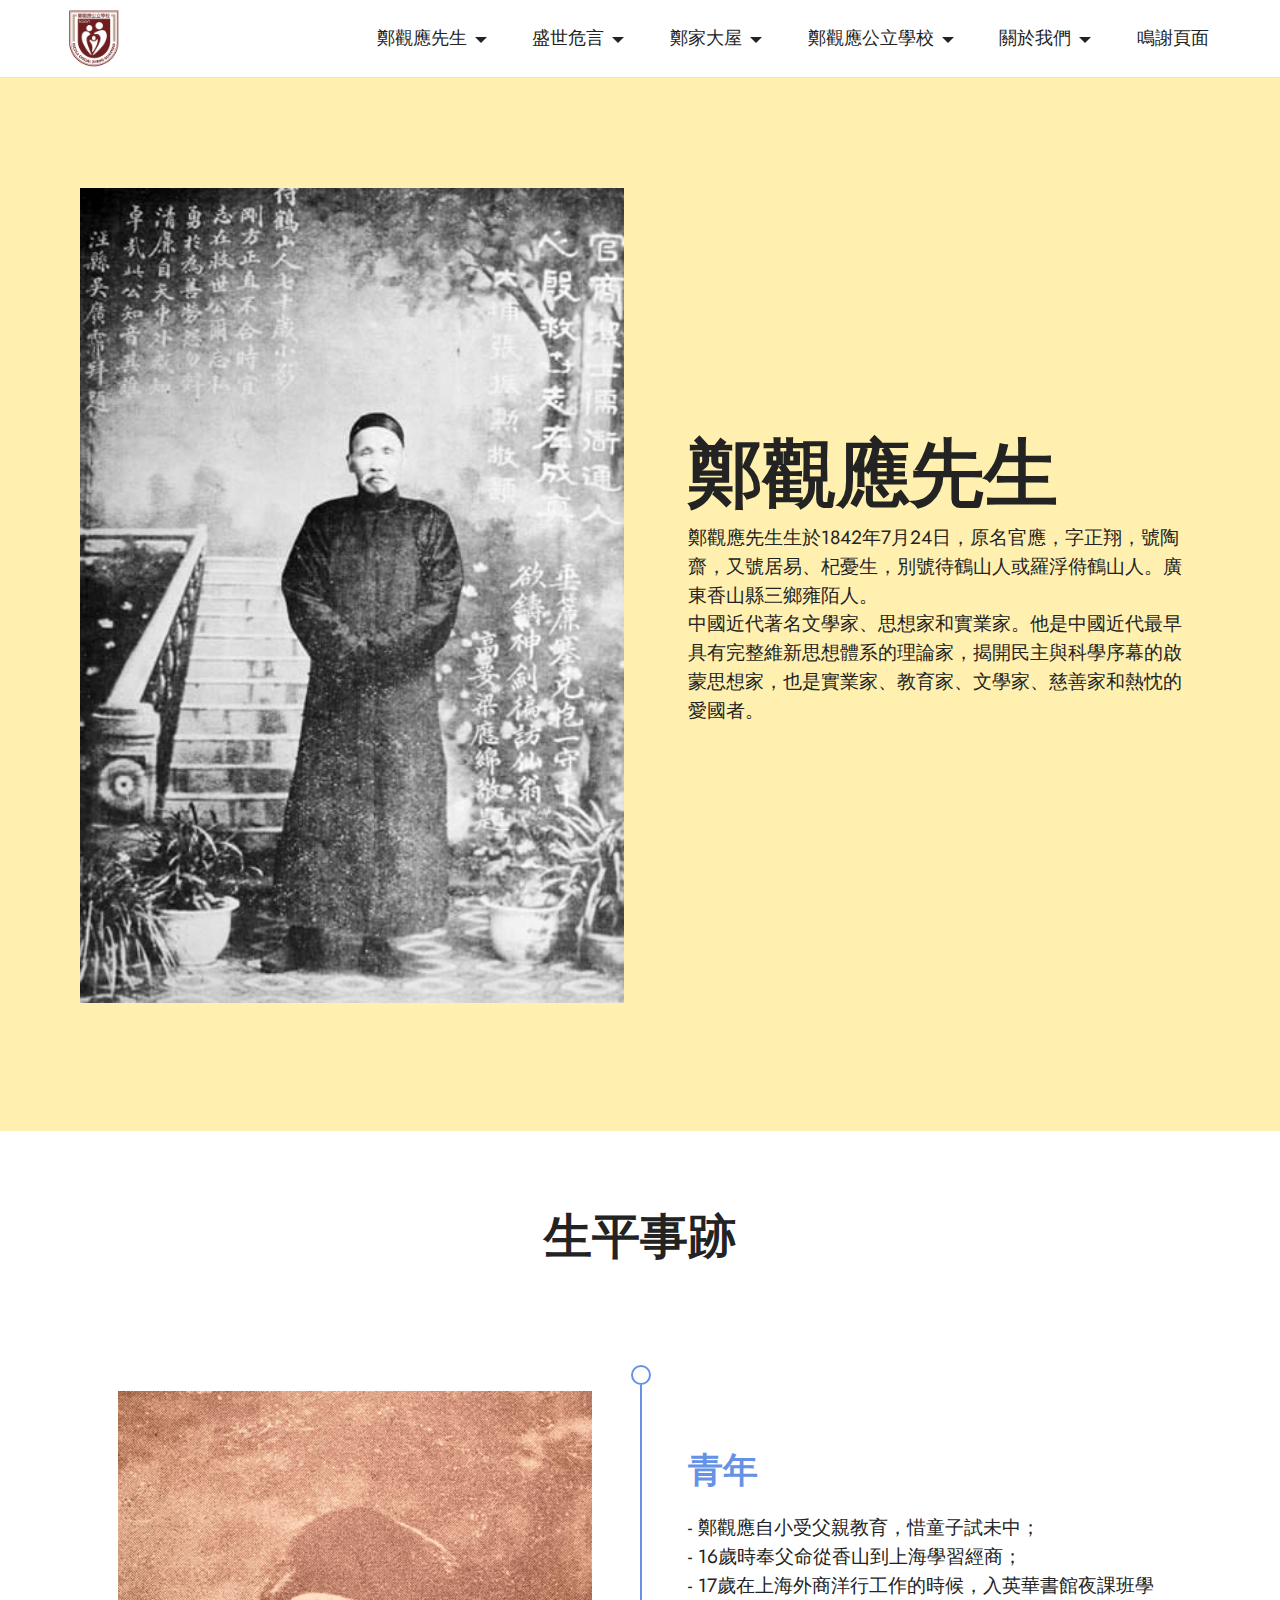
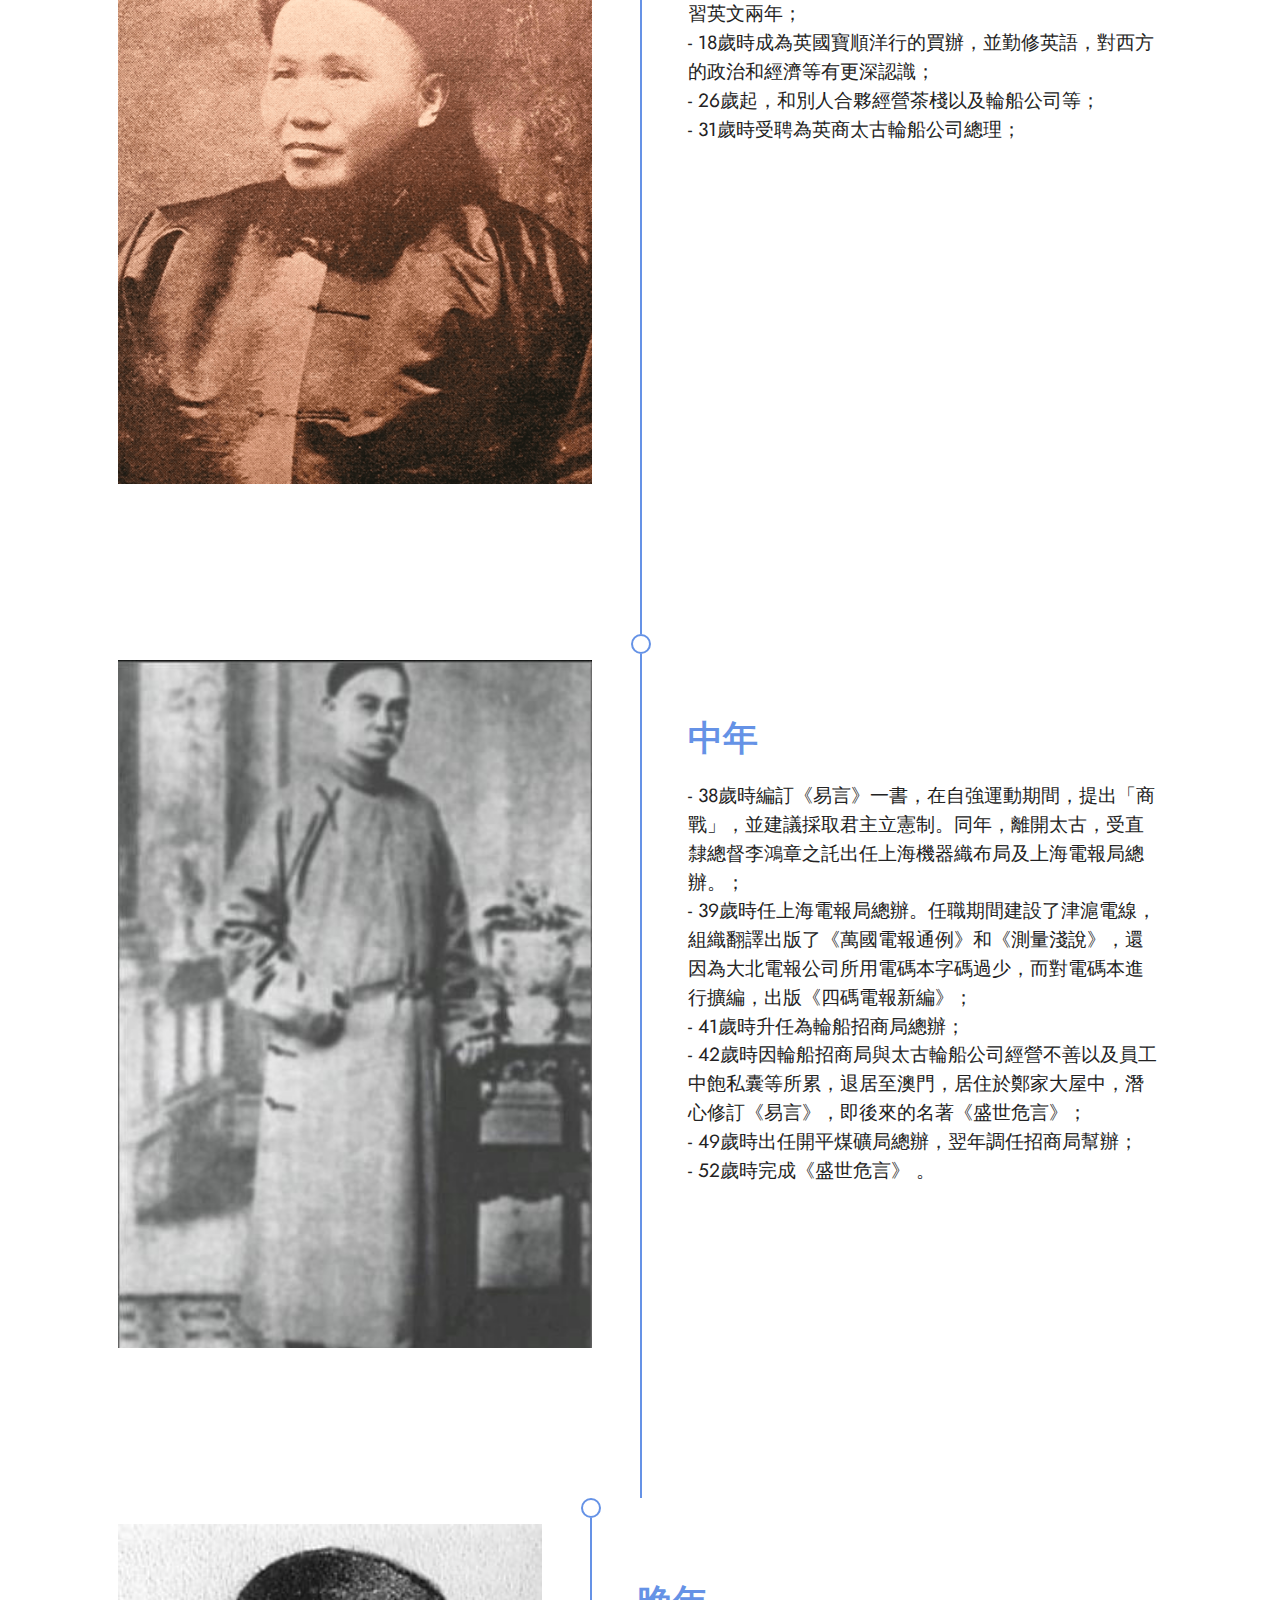
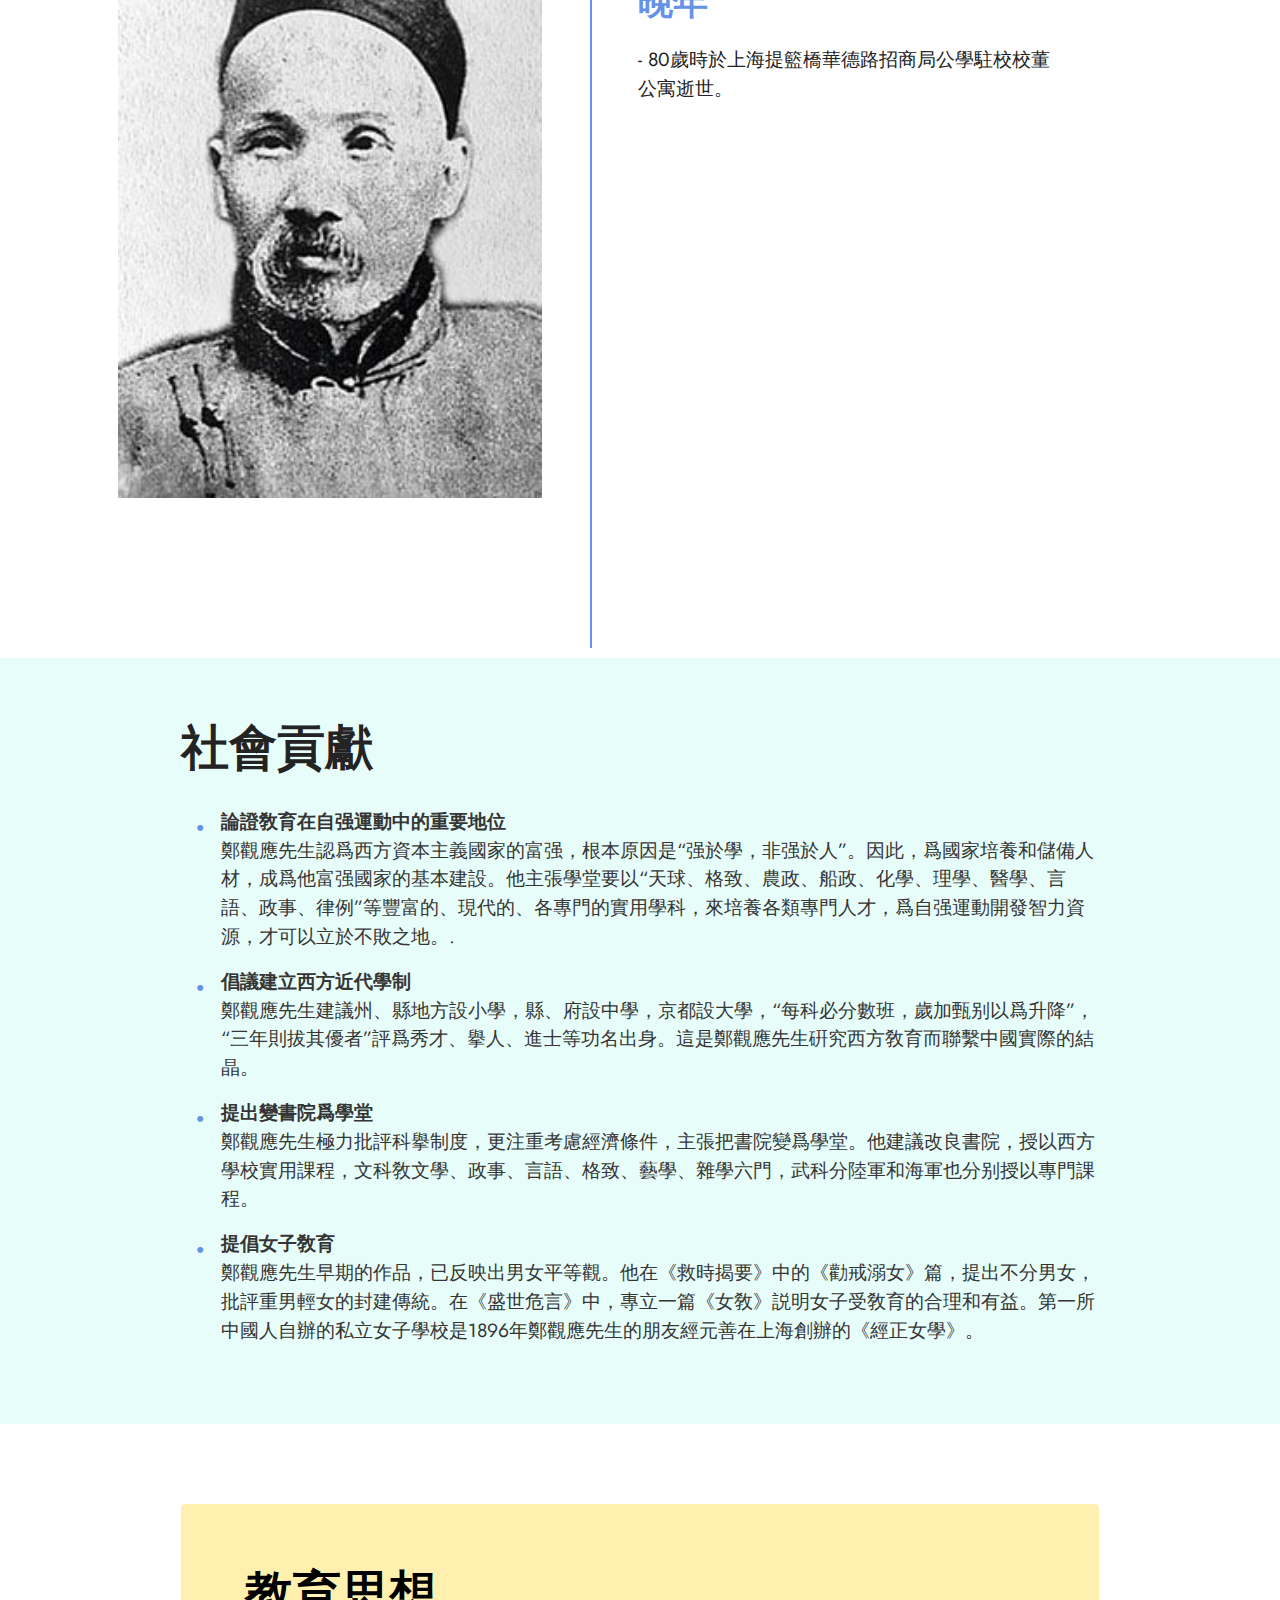
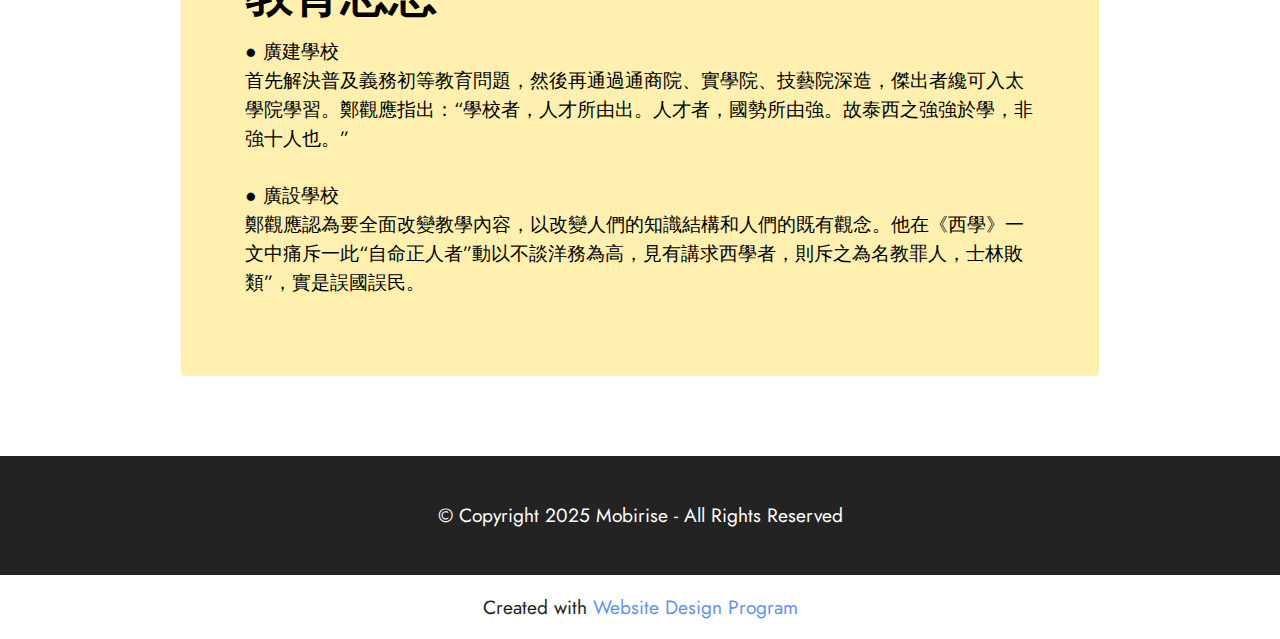
<file: page2.html>
<!DOCTYPE html>
<html  >
<head>
  <!-- Site made with Mobirise Website Builder v5.8.4, https://mobirise.com -->
  <meta charset="UTF-8">
  <meta http-equiv="X-UA-Compatible" content="IE=edge">
  <meta name="generator" content="Mobirise v5.8.4, mobirise.com">
  <meta name="viewport" content="width=device-width, initial-scale=1, minimum-scale=1">
  <link rel="shortcut icon" href="assets/images/1-460x297.png" type="image/x-icon">
  <meta name="description" content="">
  
  
  <title>鄭觀應先生</title>
  <link rel="stylesheet" href="assets/bootstrap/css/bootstrap.min.css">
  <link rel="stylesheet" href="assets/bootstrap/css/bootstrap-grid.min.css">
  <link rel="stylesheet" href="assets/bootstrap/css/bootstrap-reboot.min.css">
  <link rel="stylesheet" href="assets/dropdown/css/style.css">
  <link rel="stylesheet" href="assets/socicon/css/styles.css">
  <link rel="stylesheet" href="assets/theme/css/style.css">
  <link rel="preload" href="https://fonts.googleapis.com/css?family=Jost:100,200,300,400,500,600,700,800,900,100i,200i,300i,400i,500i,600i,700i,800i,900i&display=swap" as="style" onload="this.onload=null;this.rel='stylesheet'">
  <noscript><link rel="stylesheet" href="https://fonts.googleapis.com/css?family=Jost:100,200,300,400,500,600,700,800,900,100i,200i,300i,400i,500i,600i,700i,800i,900i&display=swap"></noscript>
  <link rel="preload" as="style" href="assets/mobirise/css/mbr-additional.css"><link rel="stylesheet" href="assets/mobirise/css/mbr-additional.css" type="text/css">

  
  
  
</head>
<body>
  
  <section data-bs-version="5.1" class="menu cid-s48OLK6784" once="menu" id="menu1-m">
    
    <nav class="navbar navbar-dropdown navbar-fixed-top navbar-expand-lg">
        <div class="container-fluid">
            <div class="navbar-brand">
                <span class="navbar-logo">
                    <a href="index.html#slider1-w">
                        <img src="assets/images/1-460x297.png" alt="Mobirise Website Builder" style="height: 3.8rem;">
                    </a>
                </span>
                <span class="navbar-caption-wrap"><a class="navbar-caption text-black display-7" href="https://mobiri.se"></a></span>
            </div>
            <button class="navbar-toggler" type="button" data-toggle="collapse" data-bs-toggle="collapse" data-target="#navbarSupportedContent" data-bs-target="#navbarSupportedContent" aria-controls="navbarNavAltMarkup" aria-expanded="false" aria-label="Toggle navigation">
                <div class="hamburger">
                    <span></span>
                    <span></span>
                    <span></span>
                    <span></span>
                </div>
            </button>
            <div class="collapse navbar-collapse" id="navbarSupportedContent">
                <ul class="navbar-nav nav-dropdown nav-right" data-app-modern-menu="true"><li class="nav-item dropdown"><a class="nav-link link dropdown-toggle text-black display-4" href="https://mobirise.com" data-toggle="dropdown-submenu" data-bs-toggle="dropdown" data-bs-auto-close="outside" aria-expanded="false">鄭觀應先生</a><div class="dropdown-menu" aria-labelledby="dropdown-443"><a class="dropdown-item text-black text-primary display-4" href="page2.html#timeline3-1n">生平事跡</a><a class="dropdown-item text-black text-primary display-4" href="page2.html#content14-38">社會共獻</a><a class="dropdown-item text-black text-primary display-4" href="page2.html#content15-1l">教育思想</a></div></li>
                    <li class="nav-item dropdown"><a class="nav-link link dropdown-toggle text-black display-4" href="https://mobirise.com" data-toggle="dropdown-submenu" data-bs-toggle="dropdown" data-bs-auto-close="outside" aria-expanded="false">
                            盛世危言</a><div class="dropdown-menu" aria-labelledby="dropdown-256"><a class="dropdown-item text-black text-primary display-4" href="page1.html#header12-3c">内容簡介</a><a class="dropdown-item text-black text-primary display-4" href="page1.html#content15-24">創作背景</a><a class="dropdown-item text-black text-primary display-4" href="page1.html#image2-3l">中心思想</a><a class="dropdown-item text-black text-primary display-4" href="page1.html#content4-26">社會影響</a></div></li><li class="nav-item dropdown"><a class="nav-link link dropdown-toggle text-black display-4" href="https://mobirise.com" data-toggle="dropdown-submenu" data-bs-toggle="dropdown" data-bs-auto-close="outside" aria-expanded="false">
                            鄭家大屋</a><div class="dropdown-menu" aria-labelledby="dropdown-814"><a class="dropdown-item text-black text-primary display-4" href="page5.html#content4-2o">歷史背景</a><a class="dropdown-item text-black text-primary display-4" href="page5.html#content4-2y">建築描述</a><a class="dropdown-item text-black text-primary display-4" href="page5.html#content4-3g">建築風格</a><a class="dropdown-item text-black text-primary display-4" href="page5.html#contacts3-1i">營業時間和地理位置</a></div></li><li class="nav-item dropdown"><a class="nav-link link dropdown-toggle text-black display-4" href="https://mobirise.com" data-toggle="dropdown-submenu" data-bs-toggle="dropdown" data-bs-auto-close="outside" aria-expanded="false">鄭觀應公立學校</a><div class="dropdown-menu" aria-labelledby="dropdown-296"><a class="dropdown-item text-black text-primary display-4" href="page3.html#content4-2c">學校簡介</a><a class="dropdown-item text-black text-primary display-4" href="page3.html#features10-2b">學校理念和特色</a><a class="dropdown-item text-black text-primary display-4" href="page3.html#features4-2d">學校活動</a><a class="dropdown-item text-black text-primary display-4" href="page3.html#team1-2f">設施設備</a><a class="dropdown-item text-black text-primary display-4" href="page3.html#map1-1f">學校位置與聯絡方式</a></div></li><li class="nav-item dropdown"><a class="nav-link link dropdown-toggle text-black display-4" href="https://mobirise.com" data-toggle="dropdown-submenu" data-bs-toggle="dropdown" data-bs-auto-close="outside" aria-expanded="false">
                            關於我們</a><div class="dropdown-menu" aria-labelledby="dropdown-834"><a class="show dropdown-item text-black text-primary display-4" href="page4.html#testimonials2-3m">作者簡介</a><a class="show dropdown-item text-black text-primary display-4" href="page4.html#content4-37">分工安排</a><a class="show dropdown-item text-black text-primary display-4" href="page4.html#content4-36">網站架構</a><a class="show dropdown-item text-black text-primary display-4" href="page4.html#form5-33">聯係我們</a></div></li><li class="nav-item"><a class="nav-link link show text-black text-primary display-4" href="index.html#content4-19">鳴謝頁面</a></li></ul>
                
                
            </div>
        </div>
    </nav>

</section>

<section data-bs-version="5.1" class="features16 cid-tG5qAfJu9T" id="features17-3b">
    

    
    
    <div class="container-fluid">
        <div class="content-wrapper">
            <div class="row align-items-center">
                <div class="col-12 col-lg-6">
                    <div class="image-wrapper">
                        <img src="assets/images/2-400x599.jpg" alt="Mobirise Website Builder">
                    </div>
                </div>
                <div class="col-12 col-lg">
                    <div class="text-wrapper">
                        <h6 class="card-title mbr-fonts-style display-1">
                            <strong>鄭觀應先生</strong>
                        </h6>
                        <p class="mbr-text mbr-fonts-style mb-4 display-7">鄭觀應先生生於1842年7月24日，原名官應，字正翔，號陶齋，又號居易、杞憂生，別號待鶴山人或羅浮偫鶴山人。廣東香山縣三鄉雍陌人。
<br>中國近代著名文學家、思想家和實業家。他是中國近代最早具有完整維新思想體系的理論家，揭開民主與科學序幕的啟蒙思想家，也是實業家、教育家、文學家、慈善家和熱忱的愛國者。</p>
                        
                    </div>
                </div>
            </div>
        </div>
    </div>
</section>

<section data-bs-version="5.1" class="timeline3 cid-tEH5XNxFGt" id="timeline3-1n">
    

    
    
    <div class="container">
        <div class="mbr-section-head">
            <h3 class="mbr-section-title mbr-fonts-style align-center mb-0 display-2">
                <strong>生平事跡</strong></h3>
            
        </div>
        <div class="timelines-container mt-4">
            <div class="row timeline-element first-separline mb-5">
                <div class="timeline-date col-12">
                    <div class="timeline-date-wrapper">
                        
                    </div>
                </div>
                <span class="iconBackground"></span>
                <div class="col-12 col-md-6">
                    <div class="image-wrapper">
                        <img src="assets/images/3-543x793.png" alt="Mobirise Website Builder" title="">
                    </div>
                </div>
                <div class="col-12 col-md-6">
                    <div class="timeline-text-wrapper">
                        <h4 class="mbr-timeline-title mbr-fonts-style mb-0 display-5">
                            <strong><br></strong><strong>青年</strong></h4>
                        <p class="mbr-text mbr-fonts-style mt-3 mb-0 display-7">- 鄭觀應自小受父親教育，惜童子試未中；<br>- 16歲時奉父命從香山到上海學習經商；<br>- 17歲在上海外商洋行工作的時候，入英華書館夜課班學習英文兩年；<br>- 18歲時成為英國寶順洋行的買辦，並勤修英語，對西方的政治和經濟等有更深認識；<br>- 26歲起，和別人合夥經營茶棧以及輪船公司等；<br>- 31歲時受聘為英商太古輪船公司總理；</p>
                    </div>
                </div>
            </div>
            <div class="row timeline-element first-separline mb-5">
                <div class="timeline-date col-12">
                    <div class="timeline-date-wrapper">
                        
                    </div>
                </div>
                <span class="iconBackground"></span>
                <div class="col-12 col-md-6">
                    <div class="image-wrapper">
                        <img src="assets/images/4-370x582.jpeg" alt="Mobirise Website Builder" title="">
                    </div>
                </div>
                <div class="col-12 col-md-6">
                    <div class="timeline-text-wrapper">
                        <h4 class="mbr-timeline-title mbr-fonts-style mb-0 display-5">
                            <strong><br></strong><strong>中年</strong></h4>
                        <p class="mbr-text mbr-fonts-style mt-3 mb-0 display-7">- 38歲時編訂《易言》一書，在自強運動期間，提出「商戰」，並建議採取君主立憲制。同年，離開太古，受直隸總督李鴻章之託出任上海機器織布局及上海電報局總辦。；<br>- 39歲時任上海電報局總辦。任職期間建設了津滬電線，組織翻譯出版了《萬國電報通例》和《測量淺說》，還因為大北電報公司所用電碼本字碼過少，而對電碼本進行擴編，出版《四碼電報新編》；<br>- 41歲時升任為輪船招商局總辦；<br>- 42歲時因輪船招商局與太古輪船公司經營不善以及員工中飽私囊等所累，退居至澳門，居住於鄭家大屋中，潛心修訂《易言》，即後來的名著《盛世危言》；<br>- 49歲時出任開平煤礦局總辦，翌年調任招商局幫辦；<br>- 52歲時完成《盛世危言》 。<br></p>
                    </div>
                </div>
            </div>
            <div class="row timeline-element first-separline mb-5">
                <div class="timeline-date col-12">
                    <div class="timeline-date-wrapper">
                        
                    </div>
                </div>
                <span class="iconBackground"></span>
                <div class="col-12 col-md-6">
                    <div class="image-wrapper">
                        <img src="assets/images/5-244x331.jpg" alt="Mobirise Website Builder" title="">
                    </div>
                </div>
                <div class="col-12 col-md-6">
                    <div class="timeline-text-wrapper">
                        <h4 class="mbr-timeline-title mbr-fonts-style mb-0 display-5"><strong><br></strong><strong>晚年</strong></h4>
                        <p class="mbr-text mbr-fonts-style mt-3 mb-0 display-7">- 80歲時於上海提籃橋華德路招商局公學駐校校董公寓逝世。</p>
                    </div>
                </div>
            </div>
            
            
            
            
            
            
            
            
            
        </div>
    </div>
</section>

<section data-bs-version="5.1" class="content14 cid-tG5ixAE42M" id="content14-38">
    

    
    
    
    <div class="container">
        <div class="row justify-content-center">
            <div class="col-md-12 col-lg-10">
                    <h3 class="mbr-section-title mbr-fonts-style mb-4 display-2">
                        <strong>社會貢獻</strong>
                    </h3>
                <ul class="list mbr-fonts-style display-7">
                    <li><strong>論證敎育在自强運動中的重要地位</strong><br>鄭觀應先生認爲西方資本主義國家的富强，根本原因是“强於學，非强於人”。因此，爲國家培養和儲備人材，成爲他富强國家的基本建設。他主張學堂要以“天球、格致、農政、船政、化學、理學、醫學、言語、政事、律例”等豐富的、現代的、各專門的實用學科，來培養各類專門人才，爲自强運動開發智力資源，才可以立於不敗之地。.</li>
                    <li><strong>倡議建立西方近代學制</strong><br>鄭觀應先生建議州、縣地方設小學，縣、府設中學，京都設大學，“每科必分數班，歲加甄别以爲升降”，“三年則拔其優者”評爲秀才、擧人、進士等功名出身。這是鄭觀應先生硏究西方敎育而聯繫中國實際的結晶。</li>
                    <li><strong>提出變書院爲學堂</strong><br>鄭觀應先生極力批評科擧制度，更注重考慮經濟條件，主張把書院變爲學堂。他建議改良書院，授以西方學校實用課程，文科敎文學、政事、言語、格致、藝學、雜學六門，武科分陸軍和海軍也分别授以專門課程。</li>
                    <li><strong>提倡女子敎育</strong><br>鄭觀應先生早期的作品，已反映出男女平等觀。他在《救時揭要》中的《勸戒溺女》篇，提出不分男女，批評重男輕女的封建傳統。在《盛世危言》中，專立一篇《女敎》説明女子受敎育的合理和有益。第一所中國人自辦的私立女子學校是1896年鄭觀應先生的朋友經元善在上海創辦的《經正女學》。</li>
                </ul>
            </div>
        </div>
    </div>
</section>

<section data-bs-version="5.1" class="content15 cid-tEH5omp9nt" id="content15-1l">

    

    
    
    <div class="container">
        <div class="row justify-content-center">
            <div class="card col-md-12 col-lg-10">
                <div class="card-wrapper">
                    <div class="card-box align-left">
                        <h4 class="card-title mbr-fonts-style mbr-white mb-3 display-2">
                            <strong>教育思想</strong></h4>
                        <p class="mbr-text mbr-fonts-style display-7">●	廣建學校
<br>首先解決普及義務初等教育問題，然後再通過通商院、實學院、技藝院深造，傑出者纔可入太學院學習。鄭觀應指出：“學校者，人才所由出。人才者，國勢所由強。故泰西之強強於學，非強十人也。”<br><br>●	廣設學校
<br> 鄭觀應認為要全面改變教學內容，以改變人們的知識結構和人們的既有觀念。他在《西學》一文中痛斥一此“自命正人者”動以不談洋務為高，見有講求西學者，則斥之為名教罪人，士林敗類”，實是誤國誤民。&nbsp;<br></p>
                        
                    </div>
                </div>
            </div>
        </div>
    </div>
</section>

<section data-bs-version="5.1" class="footer7 cid-tFeDmw8Qqu" once="footers" id="footer7-1t">

    

    

    <div class="container">
        <div class="media-container-row align-center mbr-white">
            <div class="col-12">
                <p class="mbr-text mb-0 mbr-fonts-style display-7">
                    © Copyright 2025 Mobirise - All Rights Reserved
                </p>
            </div>
        </div>
    </div>
</section><section class="display-7" style="padding: 0;align-items: center;justify-content: center;flex-wrap: wrap;    align-content: center;display: flex;position: relative;height: 4rem;"><a href="https://mobiri.se/2888951" style="flex: 1 1;height: 4rem;position: absolute;width: 100%;z-index: 1;"><img alt="" style="height: 4rem;" src="[data-uri]"></a><p style="margin: 0;text-align: center;" class="display-7">Created with &#8204;</p><a style="z-index:1" href="https://mobirise.com/builder/web-design-program.html">Website Design Program</a></section><script src="assets/bootstrap/js/bootstrap.bundle.min.js"></script>  <script src="assets/smoothscroll/smooth-scroll.js"></script>  <script src="assets/ytplayer/index.js"></script>  <script src="assets/dropdown/js/navbar-dropdown.js"></script>  <script src="assets/theme/js/script.js"></script>  
  
  
</body>
</html>
</file>
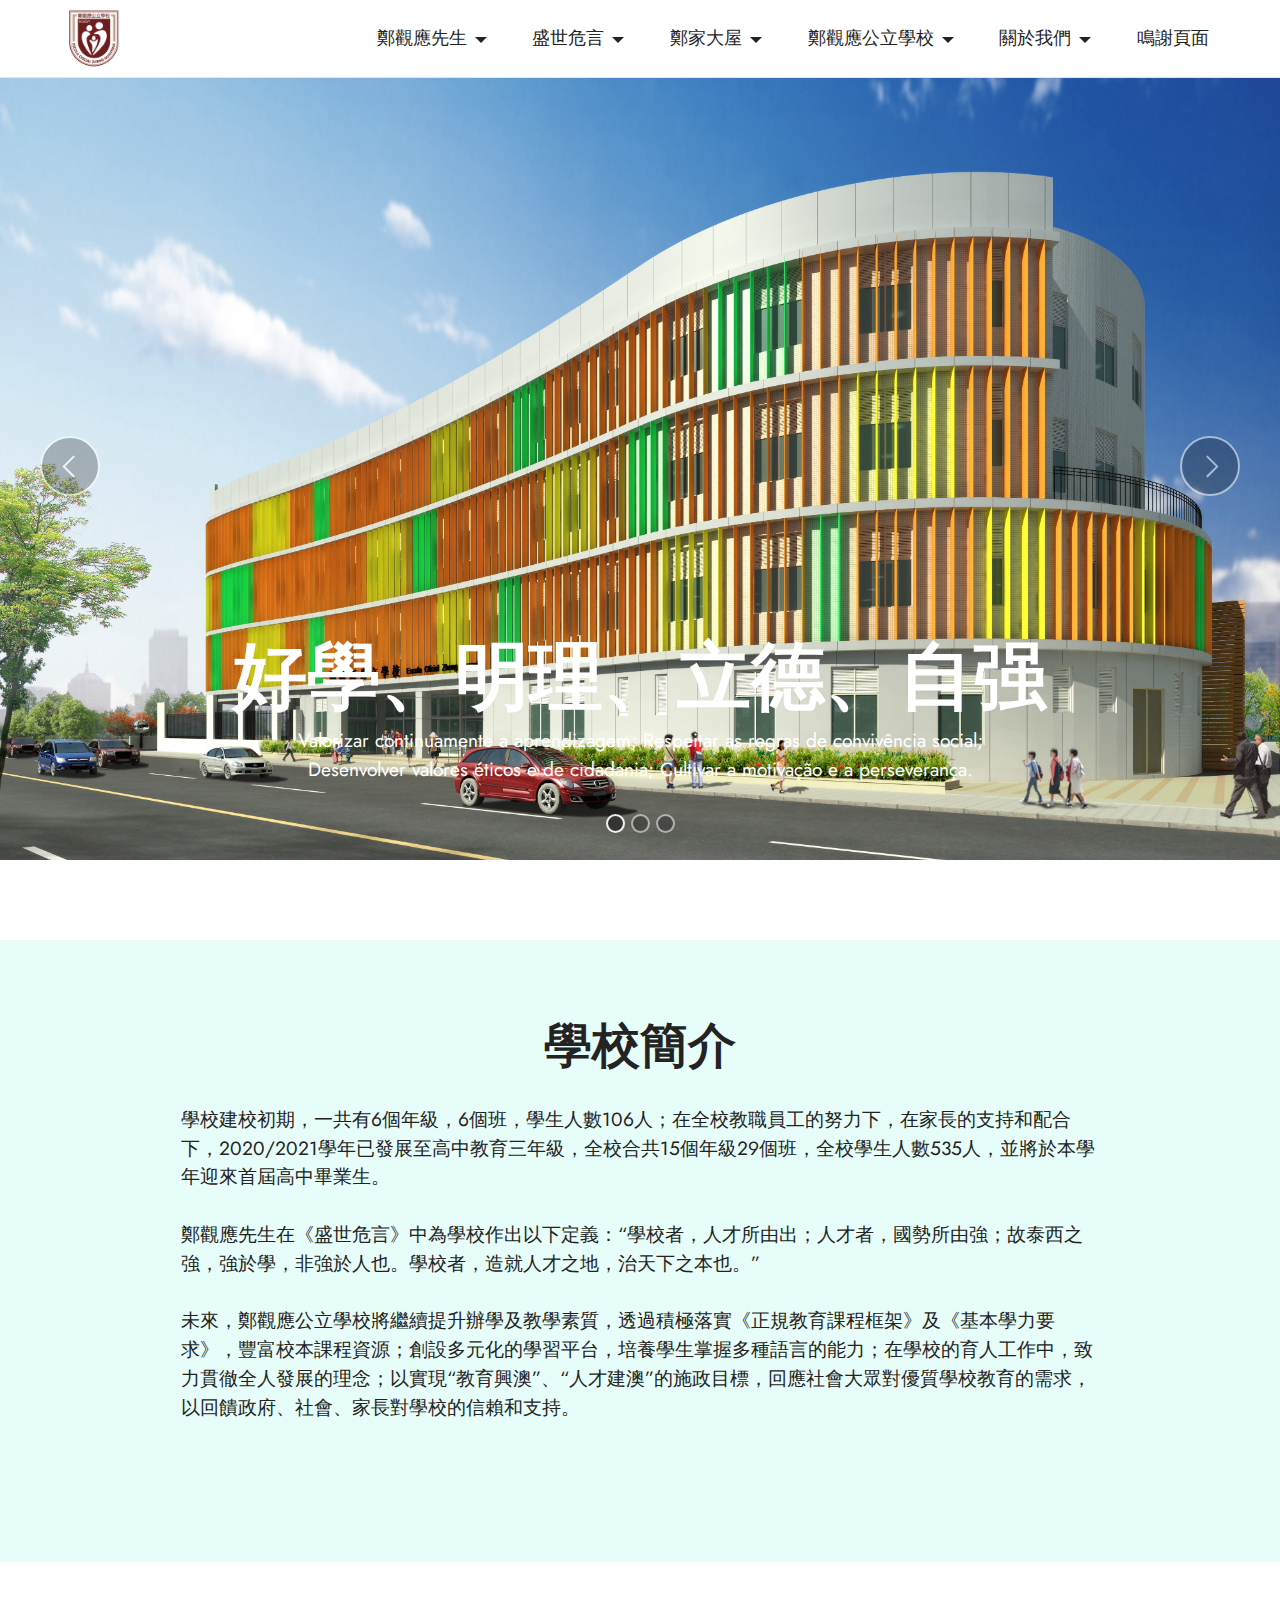
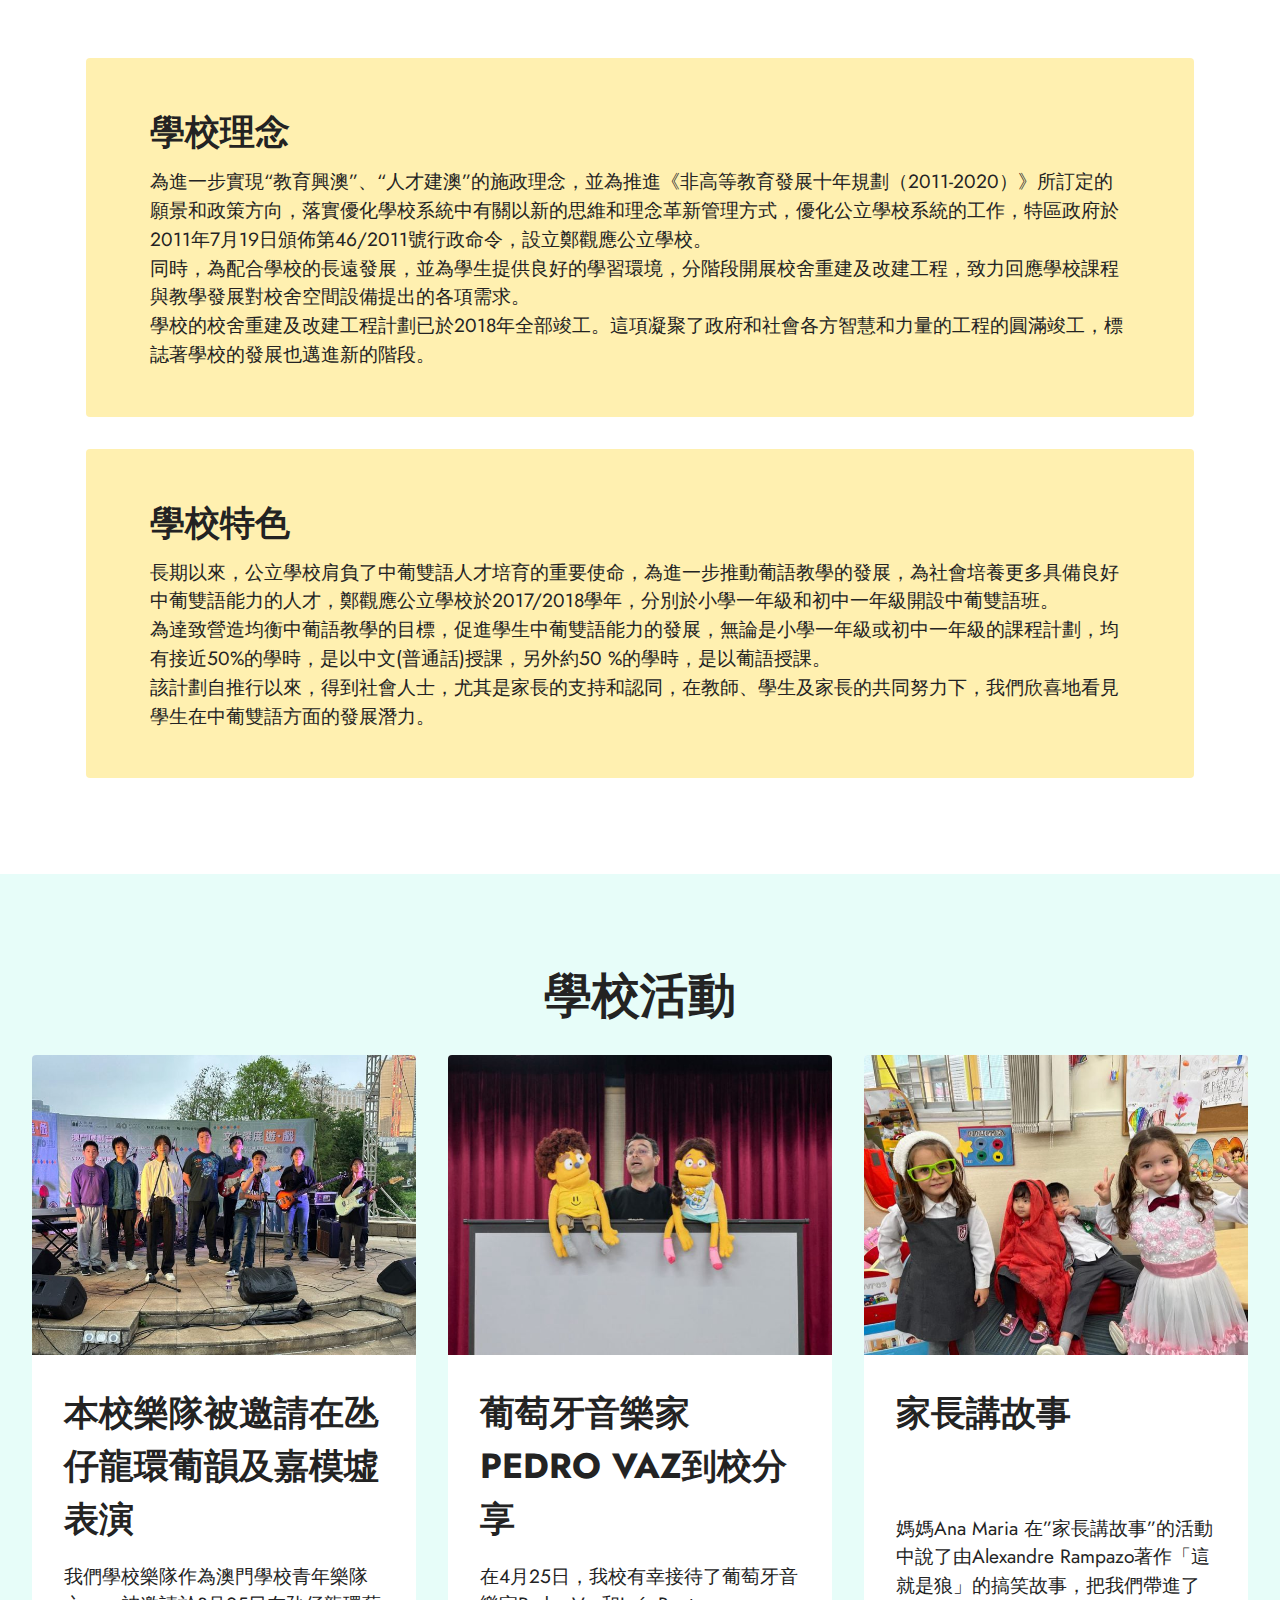
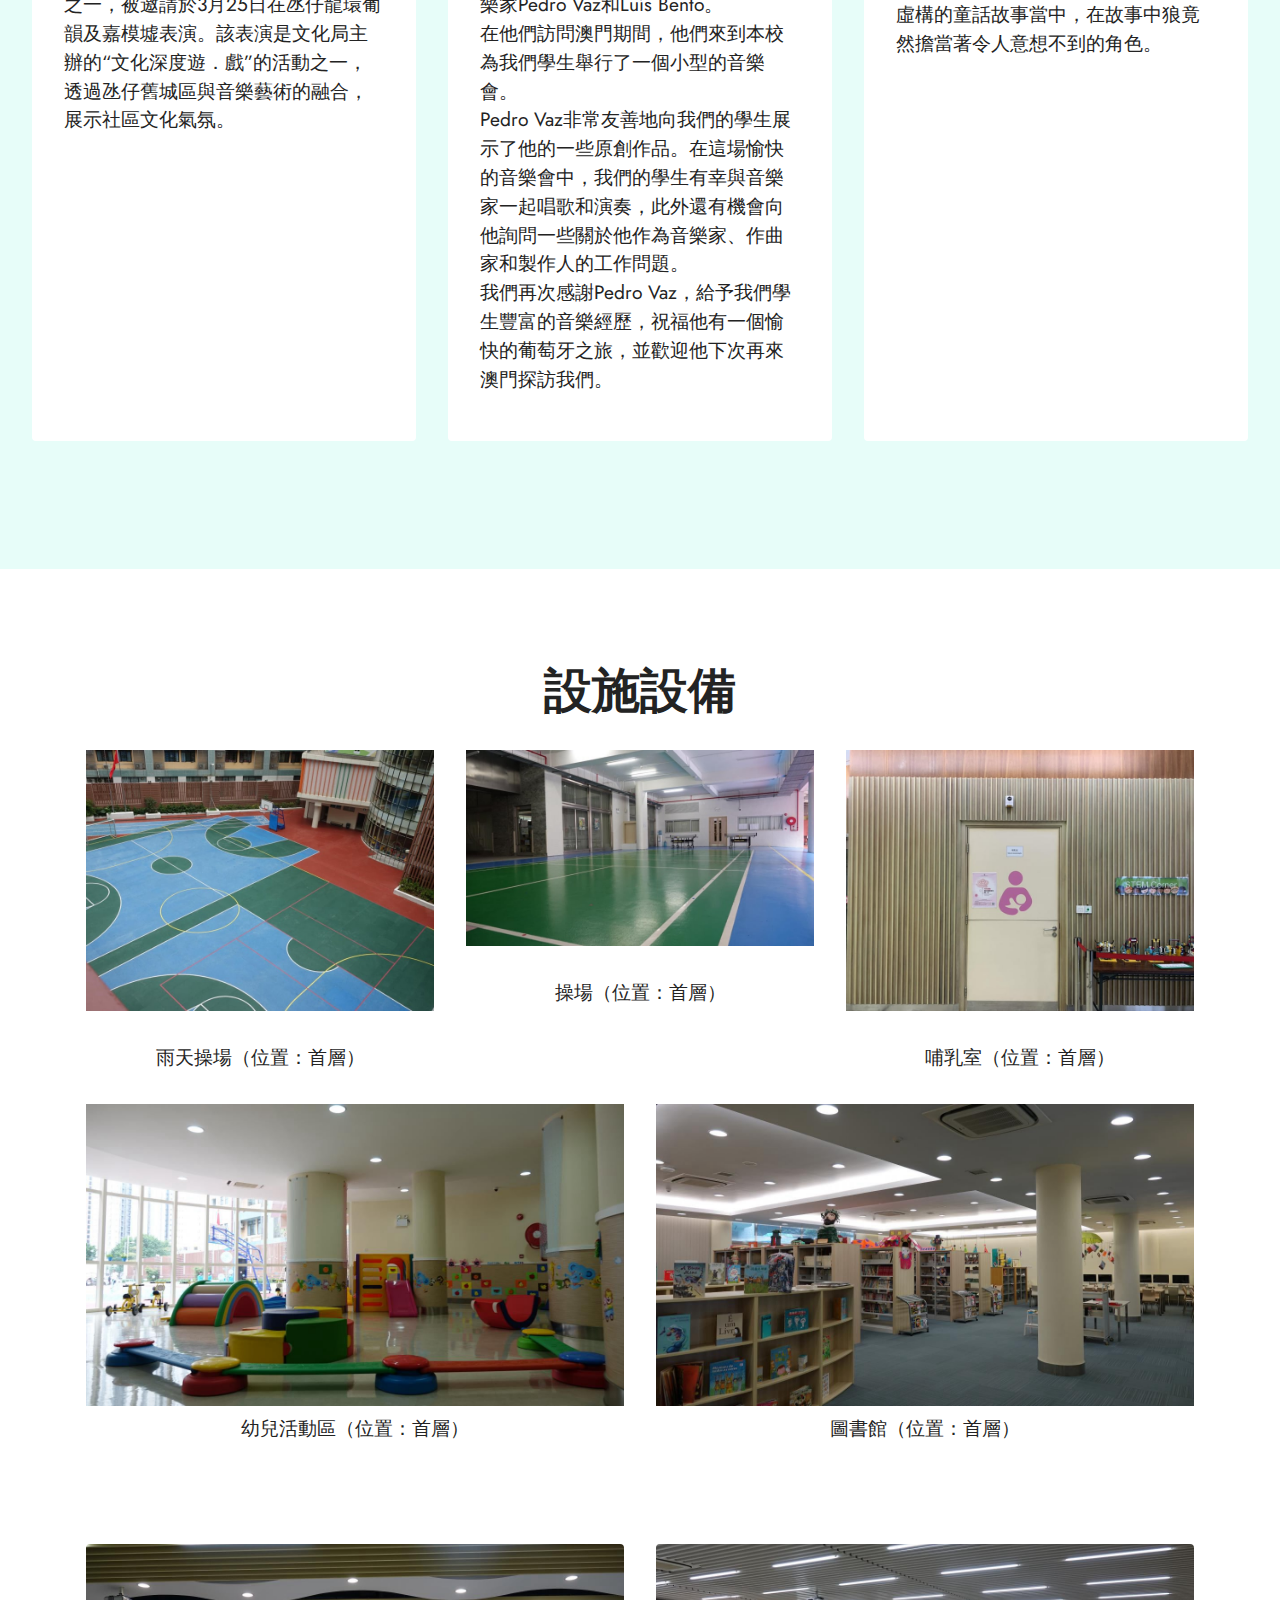
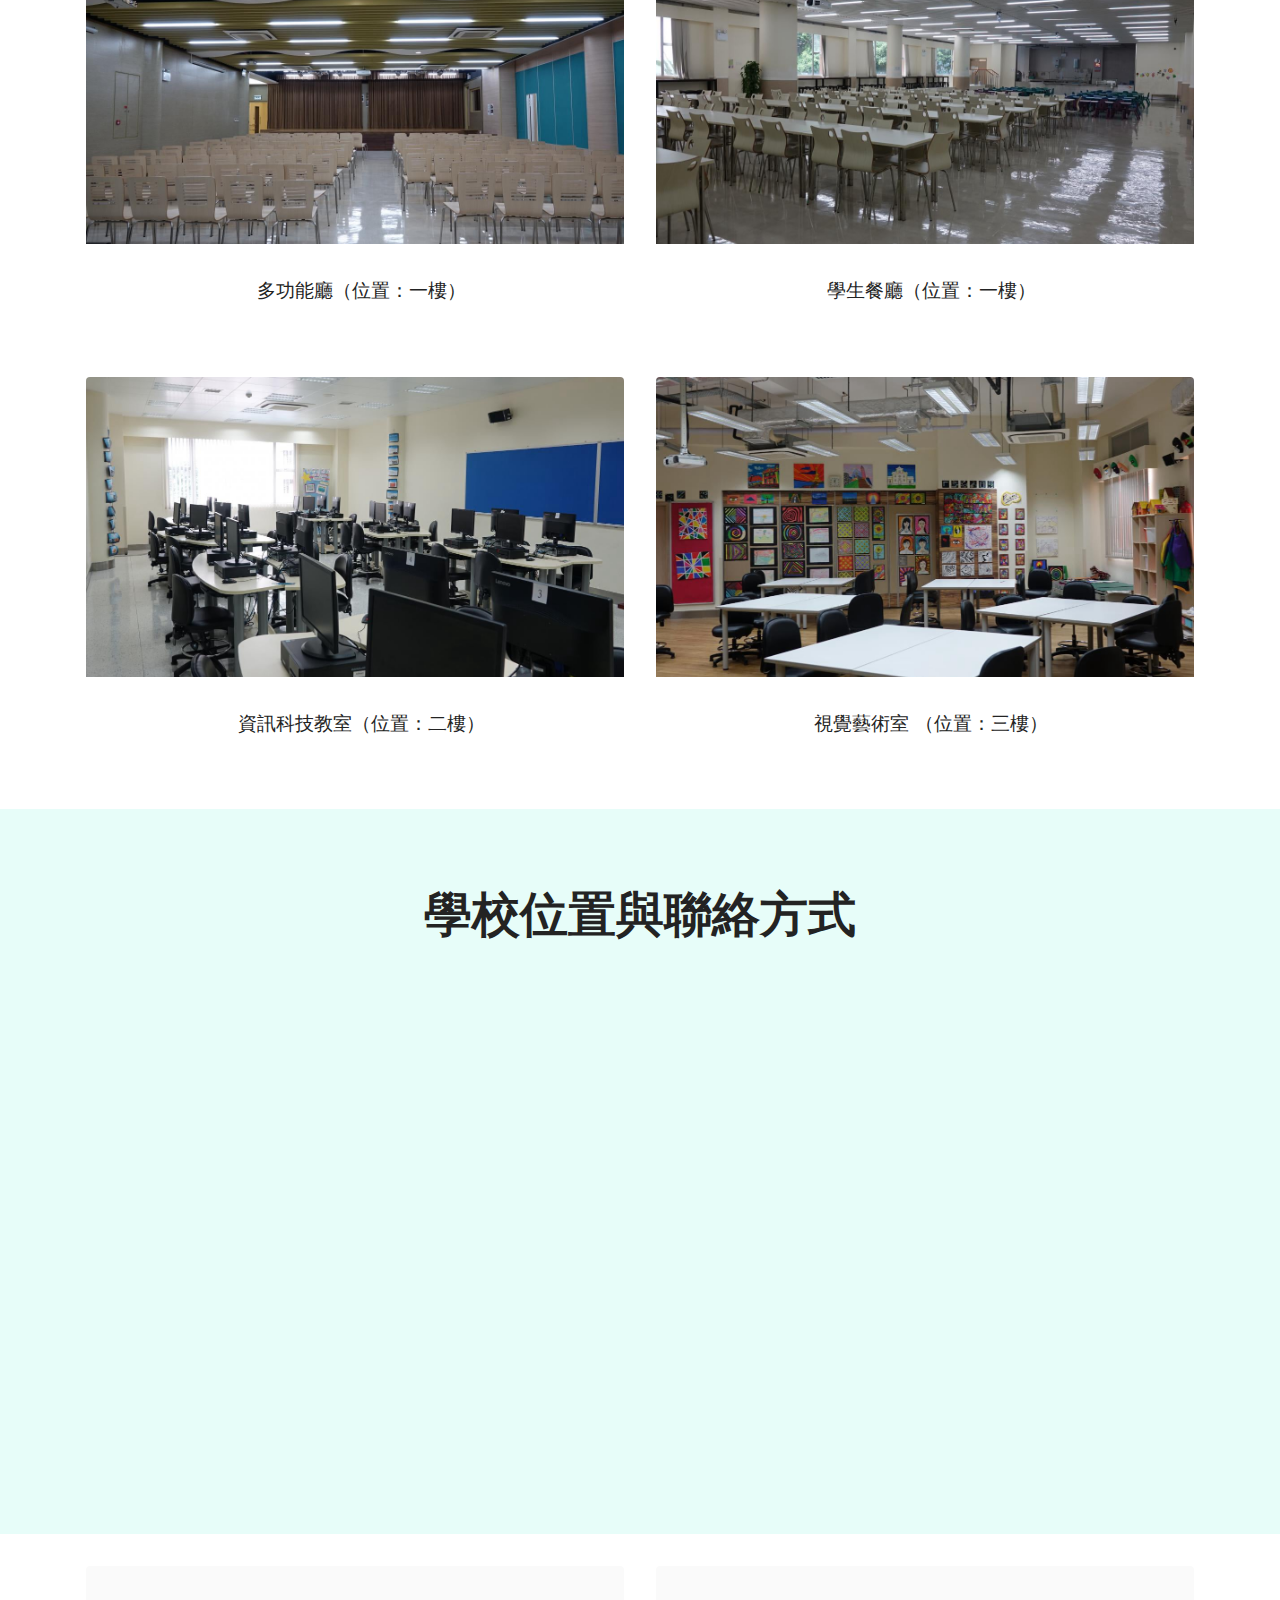
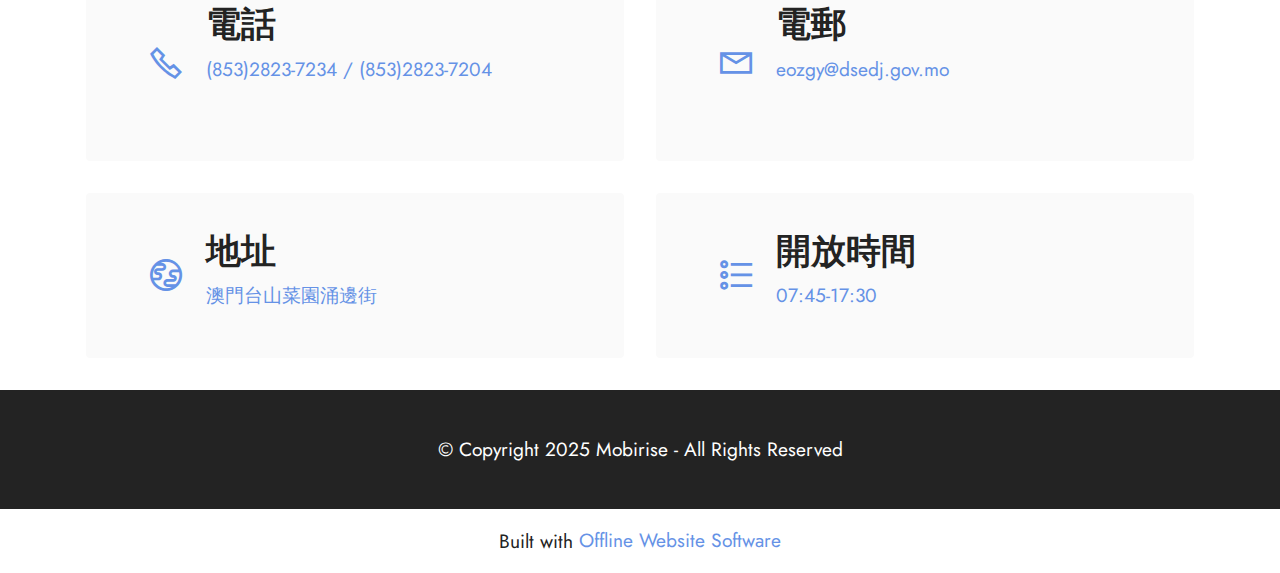
<file: page3.html>
<!DOCTYPE html>
<html  >
<head>
  <!-- Site made with Mobirise Website Builder v5.8.4, https://mobirise.com -->
  <meta charset="UTF-8">
  <meta http-equiv="X-UA-Compatible" content="IE=edge">
  <meta name="generator" content="Mobirise v5.8.4, mobirise.com">
  <meta name="viewport" content="width=device-width, initial-scale=1, minimum-scale=1">
  <link rel="shortcut icon" href="assets/images/1-460x297.png" type="image/x-icon">
  <meta name="description" content="">
  
  
  <title>鄭觀應公立學校</title>
  <link rel="stylesheet" href="assets/web/assets/mobirise-icons2/mobirise2.css">
  <link rel="stylesheet" href="assets/bootstrap/css/bootstrap.min.css">
  <link rel="stylesheet" href="assets/bootstrap/css/bootstrap-grid.min.css">
  <link rel="stylesheet" href="assets/bootstrap/css/bootstrap-reboot.min.css">
  <link rel="stylesheet" href="assets/dropdown/css/style.css">
  <link rel="stylesheet" href="assets/socicon/css/styles.css">
  <link rel="stylesheet" href="assets/theme/css/style.css">
  <link rel="preload" href="https://fonts.googleapis.com/css?family=Jost:100,200,300,400,500,600,700,800,900,100i,200i,300i,400i,500i,600i,700i,800i,900i&display=swap" as="style" onload="this.onload=null;this.rel='stylesheet'">
  <noscript><link rel="stylesheet" href="https://fonts.googleapis.com/css?family=Jost:100,200,300,400,500,600,700,800,900,100i,200i,300i,400i,500i,600i,700i,800i,900i&display=swap"></noscript>
  <link rel="preload" as="style" href="assets/mobirise/css/mbr-additional.css"><link rel="stylesheet" href="assets/mobirise/css/mbr-additional.css" type="text/css">

  
  
  
</head>
<body>
  
  <section data-bs-version="5.1" class="menu cid-s48OLK6784" once="menu" id="menu1-o">
    
    <nav class="navbar navbar-dropdown navbar-fixed-top navbar-expand-lg">
        <div class="container-fluid">
            <div class="navbar-brand">
                <span class="navbar-logo">
                    <a href="index.html#slider1-w">
                        <img src="assets/images/1-460x297.png" alt="Mobirise Website Builder" style="height: 3.8rem;">
                    </a>
                </span>
                <span class="navbar-caption-wrap"><a class="navbar-caption text-black display-7" href="https://mobiri.se"></a></span>
            </div>
            <button class="navbar-toggler" type="button" data-toggle="collapse" data-bs-toggle="collapse" data-target="#navbarSupportedContent" data-bs-target="#navbarSupportedContent" aria-controls="navbarNavAltMarkup" aria-expanded="false" aria-label="Toggle navigation">
                <div class="hamburger">
                    <span></span>
                    <span></span>
                    <span></span>
                    <span></span>
                </div>
            </button>
            <div class="collapse navbar-collapse" id="navbarSupportedContent">
                <ul class="navbar-nav nav-dropdown nav-right" data-app-modern-menu="true"><li class="nav-item dropdown"><a class="nav-link link dropdown-toggle text-black display-4" href="https://mobirise.com" data-toggle="dropdown-submenu" data-bs-toggle="dropdown" data-bs-auto-close="outside" aria-expanded="false">鄭觀應先生</a><div class="dropdown-menu" aria-labelledby="dropdown-443"><a class="dropdown-item text-black text-primary display-4" href="page2.html#timeline3-1n">生平事跡</a><a class="dropdown-item text-black text-primary display-4" href="page2.html#content14-38">社會共獻</a><a class="dropdown-item text-black text-primary display-4" href="page2.html#content15-1l">教育思想</a></div></li>
                    <li class="nav-item dropdown"><a class="nav-link link dropdown-toggle text-black display-4" href="https://mobirise.com" data-toggle="dropdown-submenu" data-bs-toggle="dropdown" data-bs-auto-close="outside" aria-expanded="false">
                            盛世危言</a><div class="dropdown-menu" aria-labelledby="dropdown-256"><a class="dropdown-item text-black text-primary display-4" href="page1.html#header12-3c">内容簡介</a><a class="dropdown-item text-black text-primary display-4" href="page1.html#content15-24">創作背景</a><a class="dropdown-item text-black text-primary display-4" href="page1.html#image2-3l">中心思想</a><a class="dropdown-item text-black text-primary display-4" href="page1.html#content4-26">社會影響</a></div></li><li class="nav-item dropdown"><a class="nav-link link dropdown-toggle text-black display-4" href="https://mobirise.com" data-toggle="dropdown-submenu" data-bs-toggle="dropdown" data-bs-auto-close="outside" aria-expanded="false">
                            鄭家大屋</a><div class="dropdown-menu" aria-labelledby="dropdown-814"><a class="dropdown-item text-black text-primary display-4" href="page5.html#content4-2o">歷史背景</a><a class="dropdown-item text-black text-primary display-4" href="page5.html#content4-2y">建築描述</a><a class="dropdown-item text-black text-primary display-4" href="page5.html#content4-3g">建築風格</a><a class="dropdown-item text-black text-primary display-4" href="page5.html#contacts3-1i">營業時間和地理位置</a></div></li><li class="nav-item dropdown"><a class="nav-link link dropdown-toggle text-black display-4" href="https://mobirise.com" data-toggle="dropdown-submenu" data-bs-toggle="dropdown" data-bs-auto-close="outside" aria-expanded="false">鄭觀應公立學校</a><div class="dropdown-menu" aria-labelledby="dropdown-296"><a class="dropdown-item text-black text-primary display-4" href="page3.html#content4-2c">學校簡介</a><a class="dropdown-item text-black text-primary display-4" href="page3.html#features10-2b">學校理念和特色</a><a class="dropdown-item text-black text-primary display-4" href="page3.html#features4-2d">學校活動</a><a class="dropdown-item text-black text-primary display-4" href="page3.html#team1-2f">設施設備</a><a class="dropdown-item text-black text-primary display-4" href="page3.html#map1-1f">學校位置與聯絡方式</a></div></li><li class="nav-item dropdown"><a class="nav-link link dropdown-toggle text-black display-4" href="https://mobirise.com" data-toggle="dropdown-submenu" data-bs-toggle="dropdown" data-bs-auto-close="outside" aria-expanded="false">
                            關於我們</a><div class="dropdown-menu" aria-labelledby="dropdown-834"><a class="show dropdown-item text-black text-primary display-4" href="page4.html#testimonials2-3m">作者簡介</a><a class="show dropdown-item text-black text-primary display-4" href="page4.html#content4-37">分工安排</a><a class="show dropdown-item text-black text-primary display-4" href="page4.html#content4-36">網站架構</a><a class="show dropdown-item text-black text-primary display-4" href="page4.html#form5-33">聯係我們</a></div></li><li class="nav-item"><a class="nav-link link show text-black text-primary display-4" href="index.html#content4-19">鳴謝頁面</a></li></ul>
                
                
            </div>
        </div>
    </nav>

</section>

<section data-bs-version="5.1" class="slider1 cid-tFeN9Azr9U" id="slider1-29">
    
    <div class="carousel slide" id="tGiG76Owqs" data-ride="carousel" data-bs-ride="carousel" data-interval="4000" data-bs-interval="4000">
        <ol class="carousel-indicators">
            <li data-slide-to="0" data-bs-slide-to="0" class="active" data-target="#tGiG76Owqs" data-bs-target="#tGiG76Owqs"></li>
            <li data-slide-to="1" data-bs-slide-to="1" data-target="#tGiG76Owqs" data-bs-target="#tGiG76Owqs"></li>
            <li data-slide-to="2" data-bs-slide-to="2" data-target="#tGiG76Owqs" data-bs-target="#tGiG76Owqs"></li>
        </ol>
        <div class="carousel-inner">
            <div class="carousel-item slider-image item active">
                <div class="item-wrapper">
                    
                    
                    <div class="carousel-caption">
                        <h5 class="mbr-section-subtitle mbr-fonts-style display-1">
                            <strong>好學、明理、立德、自强</strong></h5>
                        <p class="mbr-section-text mbr-fonts-style display-7">Valorizar continuamente a aprendizagem; Respeitar as regras de convivência social; 
<br>Desenvolver valores éticos e de cidadania; Cultivar a motivação e a perseverança.</p>
                    </div>
                <a href="https://www.eozgy.k12.edu.mo/eozgy/"><img class="d-block w-100" src="assets/images/27-4000x2577.jpg" alt="Mobirise Website Builder" data-slide-to="1" data-bs-slide-to="1"></a></div>
            </div>
            <div class="carousel-item slider-image item">
                <div class="item-wrapper">
                    
                    
                    <div class="carousel-caption">
                        <h5 class="mbr-section-subtitle mbr-fonts-style display-1">
                            <strong>好學、明理、立德、自强</strong>
                        </h5>
                        <p class="mbr-section-text mbr-fonts-style display-7">Valorizar continuamente a aprendizagem; Respeitar as regras de convivência social; 
<br>Desenvolver valores éticos e de cidadania; Cultivar a motivação e a perseverança.<br></p>
                    </div>
                <a href="https://www.eozgy.k12.edu.mo/eozgy/"><img class="d-block w-100" src="assets/images/28-3748x2179.jpg" alt="Mobirise Website Builder" data-slide-to="2" data-bs-slide-to="2"></a></div>
            </div><div class="carousel-item slider-image item">
                <div class="item-wrapper">
                    
                    
                    <div class="carousel-caption">
                        <h5 class="mbr-section-subtitle mbr-fonts-style display-1">
                            <strong>好學、明理、立德、自强</strong>
                        </h5>
                        <p class="mbr-section-text mbr-fonts-style display-7">Valorizar continuamente a aprendizagem; Respeitar as regras de convivência social;&nbsp;<br>Desenvolver valores éticos e de cidadania; Cultivar a motivação e a perseverança.</p>
                    </div>
                <a href="https://www.eozgy.k12.edu.mo/eozgy/"><img class="d-block w-100" src="assets/images/29-3547x2138.jpg" alt="Mobirise Website Builder" data-slide-to="3" data-bs-slide-to="3"></a></div>
            </div>
            
        </div>
        <a class="carousel-control carousel-control-prev" role="button" data-slide="prev" data-bs-slide="prev" href="#tGiG76Owqs">
            <span class="mobi-mbri mobi-mbri-arrow-prev" aria-hidden="true"></span>
            <span class="sr-only visually-hidden">Previous</span>
        </a>
        <a class="carousel-control carousel-control-next" role="button" data-slide="next" data-bs-slide="next" href="#tGiG76Owqs">
            <span class="mobi-mbri mobi-mbri-arrow-next" aria-hidden="true"></span>
            <span class="sr-only visually-hidden">Next</span>
        </a>
    </div>
</section>

<section data-bs-version="5.1" class="content4 cid-tFeP8QRskm" id="content4-2c">
    

    
    
    <div class="container">
        <div class="row justify-content-center">
            <div class="title col-md-12 col-lg-10">
                
                
                
            </div>
        </div>
    </div>
</section>

<section data-bs-version="5.1" class="content4 cid-tFeNeJO8Dn" id="content4-2a">
    

    
    
    <div class="container">
        <div class="row justify-content-center">
            <div class="title col-md-12 col-lg-10">
                <h3 class="mbr-section-title mbr-fonts-style align-center mb-4 display-2">
                    <strong>學校簡介</strong></h3>
                <h4 class="mbr-section-subtitle align-center mbr-fonts-style mb-4 display-7"><div>學校建校初期，一共有6個年級，6個班，學生人數106人；在全校教職員工的努力下，在家長的支持和配合下，2020/2021學年已發展至高中教育三年級，全校合共15個年級29個班，全校學生人數535人，並將於本學年迎來首屆高中畢業生。</div><br><div>鄭觀應先生在《盛世危言》中為學校作出以下定義：“學校者，人才所由出；人才者，國勢所由強；故泰西之強，強於學，非強於人也。學校者，造就人才之地，治天下之本也。”</div><br><div>未來，鄭觀應公立學校將繼續提升辦學及教學素質，透過積極落實《正規教育課程框架》及《基本學力要求》，豐富校本課程資源；創設多元化的學習平台，培養學生掌握多種語言的能力；在學校的育人工作中，致力貫徹全人發展的理念；以實現“教育興澳”、“人才建澳”的施政目標，回應社會大眾對優質學校教育的需求，以回饋政府、社會、家長對學校的信賴和支持。
</div><div><br></div></h4>
                
            </div>
        </div>
    </div>
</section>

<section data-bs-version="5.1" class="features9 cid-tFeOe3550J" id="features10-2b">
    <!---->
    

    
    
    <div class="container">
        
        <div class="row mt-4">
            <div class="card col-12">
                <div class="card-wrapper">
                    <div class="top-line row">
                        <div class="col">
                            <h4 class="card-title mbr-fonts-style display-5"><strong>學校理念</strong></h4>
                        </div>
                        <div class="col-auto">
                            <p class="price mbr-fonts-style display-5"></p>
                        </div>
                    </div>
                    <div class="bottom-line">
                        <p class="mbr-text mbr-fonts-style display-7">為進一步實現“教育興澳”、“人才建澳”的施政理念，並為推進《非高等教育發展十年規劃（2011-2020）》所訂定的願景和政策方向，落實優化學校系統中有關以新的思維和理念革新管理方式，優化公立學校系統的工作，特區政府於2011年7月19日頒佈第46/2011號行政命令，設立鄭觀應公立學校。
<br>同時，為配合學校的長遠發展，並為學生提供良好的學習環境，分階段開展校舍重建及改建工程，致力回應學校課程與教學發展對校舍空間設備提出的各項需求。<br>學校的校舍重建及改建工程計劃已於2018年全部竣工。這項凝聚了政府和社會各方智慧和力量的工程的圓滿竣工，標誌著學校的發展也邁進新的階段。&nbsp;<br></p>
                    </div>
                </div>
            </div>
            <div class="card col-12">
                <div class="card-wrapper">
                    <div class="top-line row">
                        <div class="col">
                            <h4 class="card-title mbr-fonts-style display-5"><strong>學校特色</strong></h4>
                        </div>
                        <div class="col-auto">
                            <p class="price mbr-fonts-style display-5"></p>
                        </div>
                    </div>
                    <div class="bottom-line">
                        <p class="mbr-text mbr-fonts-style display-7">長期以來，公立學校肩負了中葡雙語人才培育的重要使命，為進一步推動葡語教學的發展，為社會培養更多具備良好中葡雙語能力的人才，鄭觀應公立學校於2017/2018學年，分別於小學一年級和初中一年級開設中葡雙語班。<br>為達致營造均衡中葡語教學的目標，促進學生中葡雙語能力的發展，無論是小學一年級或初中一年級的課程計劃，均有接近50%的學時，是以中文(普通話)授課，另外約50 %的學時，是以葡語授課。<br>該計劃自推行以來，得到社會人士，尤其是家長的支持和認同，在教師、學生及家長的共同努力下，我們欣喜地看見學生在中葡雙語方面的發展潛力。&nbsp;<br></p>
                    </div>
                </div>
            </div>
            
            
            
            
            
            
            
            
            
            
        </div>
    </div>
</section>

<section data-bs-version="5.1" class="features4 cid-tFePGJJzbi" id="features4-2d">
    
    
    <div class="container-fluid">
        <div class="mbr-section-head">
            <h4 class="mbr-section-title mbr-fonts-style align-center mb-0 display-2">
                <strong>學校活動</strong></h4>
            
        </div>
        <div class="row mt-4">
            <div class="item features-image сol-12 col-md-6 col-lg-4">
                <div class="item-wrapper">
                    <div class="item-img">
                        <a href="https://www.eozgy.k12.edu.mo/eozgy/index.php/2023/03/28/9440/"><img src="assets/images/32-768x576.jpg" alt="Mobirise Website Builder" title=""></a>
                    </div>
                    <div class="item-content">
                        <h5 class="item-title mbr-fonts-style display-5"><strong>本校樂隊被邀請在氹仔龍環葡韻及嘉模墟表演</strong></h5>
                        
                        <p class="mbr-text mbr-fonts-style mt-3 display-7">我們學校樂隊作為澳門學校青年樂隊之一，被邀請於3月25日在氹仔龍環葡韻及嘉模墟表演。該表演是文化局主辦的“文化深度遊．戲”的活動之一，透過氹仔舊城區與音樂藝術的融合，展示社區文化氣氛。 &nbsp;<br></p>
                    </div>
                    
                </div>
            </div>
            <div class="item features-image сol-12 col-md-6 col-lg-4">
                <div class="item-wrapper">
                    <div class="item-img">
                        <a href="https://www.eozgy.k12.edu.mo/eozgy/index.php/2023/05/11/9561/"><img src="assets/images/31-750x500.jpg" alt="Mobirise Website Builder" title=""></a>
                    </div>
                    <div class="item-content">
                        <h5 class="item-title mbr-fonts-style display-5"><strong>葡萄牙音樂家PEDRO VAZ到校分享</strong></h5>
                        
                        <p class="mbr-text mbr-fonts-style mt-3 display-7">在4月25日，我校有幸接待了葡萄牙音樂家Pedro Vaz和Luís Bento。
<br>在他們訪問澳門期間，他們來到本校為我們學生舉行了一個小型的音樂會。
<br>Pedro Vaz非常友善地向我們的學生展示了他的一些原創作品。在這場愉快的音樂會中，我們的學生有幸與音樂家一起唱歌和演奏，此外還有機會向他詢問一些關於他作為音樂家、作曲家和製作人的工作問題。
<br>我們再次感謝Pedro Vaz，給予我們學生豐富的音樂經歷，祝福他有一個愉快的葡萄牙之旅，並歡迎他下次再來澳門探訪我們。<br></p>
                    </div>
                    
                </div>
            </div>
            <div class="item features-image сol-12 col-md-6 col-lg-4">
                <div class="item-wrapper">
                    <div class="item-img">
                        <a href="https://www.eozgy.k12.edu.mo/eozgy/index.php/2023/03/16/9378/"><img src="assets/images/30-768x576.jpg" alt="Mobirise Website Builder" title=""></a>
                    </div>
                    <div class="item-content">
                        <h5 class="item-title mbr-fonts-style display-5"><strong>家長講故事</strong></h5>
                        
                        <p class="mbr-text mbr-fonts-style mt-3 display-7"><br><br>媽媽Ana Maria 在”家長講故事”的活動中說了由Alexandre Rampazo著作「這就是狼」的搞笑故事，把我們帶進了虛構的童話故事當中，在故事中狼竟然擔當著令人意想不到的角色。&nbsp;<br></p>
                    </div>
                    
                </div>
            </div>

        </div>
    </div>
</section>

<section data-bs-version="5.1" class="team1 cid-tFeS6bgtSo" id="team1-2f">
    

    
    
    <div class="container">
        <div class="row justify-content-center">
            <div class="col-12">
                <h3 class="mbr-section-title mbr-fonts-style align-center mb-4 display-2">
                    <strong>設施設備</strong>
                </h3>
                
            </div>
            <div class="col-sm-6 col-lg-4">
                <div class="card-wrap">
                    <div class="image-wrap">
                        <img src="assets/images/33-816x612.jpg" alt="Mobirise Website Builder">
                    </div>
                    <div class="content-wrap">
                        
                        
                        <p class="card-text mbr-fonts-style align-center display-7">雨天操場（位置：首層）</p>
                        
                        
                    </div>
                </div>
            </div>

            <div class="col-sm-6 col-lg-4">
                <div class="card-wrap">
                    <div class="image-wrap">
                        <img src="assets/images/34-816x458.jpg" alt="Mobirise Website Builder">
                    </div>
                    <div class="content-wrap">
                        
                        
                        <p class="card-text mbr-fonts-style align-center display-7">操場（位置：首層）
                        </p>
                        
                        
                    </div>
                </div>
            </div>

            <div class="col-sm-6 col-lg-4">
                <div class="card-wrap">
                    <div class="image-wrap">
                        <img src="assets/images/35-816x612.jpg" alt="Mobirise Website Builder">
                    </div>
                    <div class="content-wrap">
                        
                        
                        <p class="card-text mbr-fonts-style align-center display-7">
                             	哺乳室（位置：首層）
                        </p>
                        
                        
                    </div>
                </div>
            </div>

            
        </div>
    </div>
</section>

<section data-bs-version="5.1" class="image4 cid-tFeSON57lj" id="image4-2j">
    

    
    

    <div class="container">
        <div class="row">
            <div class="col-12 col-lg-6">
                <div class="image-wrapper">
                    <img src="assets/images/37-1200x674.jpg" alt="Mobirise Website Builder">
                    <p class="mbr-text mbr-fonts-style mt-2 align-center display-7">
                         	圖書館（位置：首層）</p>
                </div>
            </div>
            <div class="col-12 col-lg-6">
                <div class="image-wrapper">
                    <img src="assets/images/36-1200x674.jpg" alt="Mobirise Website Builder">
                    <p class="mbr-text mbr-fonts-style mt-2 align-center display-7">
                         	幼兒活動區（位置：首層）</p>
                </div>
            </div>
        </div>
    </div>
</section>

<section data-bs-version="5.1" class="gallery2 cid-tFeT07MXZZ" id="gallery2-2k">
    
    
    <div class="container">
        <div class="mbr-section-head">
            <h4 class="mbr-section-title mbr-fonts-style align-center mb-0 display-2"><strong>Gallery with Text and Buttons</strong></h4>
            
        </div>
        <div class="row mt-4">
            <div class="item features-image сol-12 col-md-6 col-lg-6">
                <div class="item-wrapper">
                    <div class="item-img">
                        <img src="assets/images/38-1200x674.jpg" alt="Mobirise Website Builder">
                    </div>
                    <div class="item-content">
                        <h5 class="item-title mbr-fonts-style display-7">&nbsp; 多功能廳（位置：一樓）</h5>
                        
                        
                    </div>
                    
                </div>
            </div>
            <div class="item features-image сol-12 col-md-6 col-lg-6">
                <div class="item-wrapper">
                    <div class="item-img">
                        <img src="assets/images/39-1200x900.jpg" alt="Mobirise Website Builder">
                    </div>
                    <div class="item-content">
                        <h5 class="item-title mbr-fonts-style display-7">&nbsp; 學生餐廳（位置：一樓）</h5>
                        
                        
                    </div>
                    
                </div>
            </div>
            <div class="item features-image сol-12 col-md-6 col-lg-6">
                <div class="item-wrapper">
                    <div class="item-img">
                        <img src="assets/images/40-1200x900.jpg" alt="Mobirise Website Builder">
                    </div>
                    <div class="item-content">
                        <h5 class="item-title mbr-fonts-style display-7">&nbsp; 資訊科技教室（位置：二樓）</h5>
                        
                        
                    </div>
                    
                </div>
            </div>
            <div class="item features-image сol-12 col-md-6 col-lg-6">
                <div class="item-wrapper">
                    <div class="item-img">
                        <img src="assets/images/41-1200x900.jpg" alt="Mobirise Website Builder" title="">
                    </div>
                    <div class="item-content">
                        <h5 class="item-title mbr-fonts-style display-7">&nbsp; 視覺藝術室 （位置：三樓）</h5>
                        
                        
                    </div>
                    
                </div>
            </div>
        </div>
    </div>
</section>

<section data-bs-version="5.1" class="map1 cid-tEH4yh42sh" id="map1-1f">
    
    
    
    <div class="container">
        <div class="mbr-section-head mb-4">
            <h3 class="mbr-section-title mbr-fonts-style align-center mb-0 display-2">
                <strong>學校位置與聯絡方式</strong></h3>
            
        </div>
        <div class="google-map"><iframe frameborder="0" style="border:0" src="https://www.google.com/maps/embed/v1/place?key=AIzaSyCZI5F_k6S1k46ujh0SNrapM89f7mJxd30&amp;q=6G7V+CW2, Rua marginal Canal das Hortas, s/n" allowfullscreen=""></iframe></div>
    </div>
</section>

<section data-bs-version="5.1" class="contacts2 cid-tFn2r4AT2W" id="contacts2-2l">
    <!---->
    

    
    
    <div class="container">
        
        <div class="row justify-content-center mt-4">
            <div class="card col-12 col-md-6">
                <div class="card-wrapper">
                    <div class="image-wrapper">
                        <span class="mbr-iconfont mobi-mbri-phone mobi-mbri"></span>
                    </div>
                    <div class="text-wrapper">
                        <h6 class="card-title mbr-fonts-style mb-1 display-5"><strong>電話</strong></h6>
                        <p class="mbr-text mbr-fonts-style display-7"><a href="tel:+12345678910" class="text-primary">(853)2823-7234 / (853)2823-7204</a>
                        </p>
                    </div>
                </div>
            </div>
            <div class="card col-12 col-md-6">
                <div class="card-wrapper">
                    <div class="image-wrapper">
                        <span class="mbr-iconfont mobi-mbri-letter mobi-mbri"></span>
                    </div>
                    <div class="text-wrapper">
                        <h6 class="card-title mbr-fonts-style mb-1 display-5"><strong>電郵</strong></h6>
                        <p class="mbr-text mbr-fonts-style display-7">eozgy@dsedj.gov.mo
<br>
<br></p>
                    </div>
                </div>
            </div>
            <div class="card col-12 col-md-6">
                <div class="card-wrapper">
                    <div class="image-wrapper">
                        <span class="mbr-iconfont mobi-mbri-globe mobi-mbri"></span>
                    </div>
                    <div class="text-wrapper">
                        <h6 class="card-title mbr-fonts-style mb-1 display-5"><strong>地址</strong></h6>
                        <p class="mbr-text mbr-fonts-style display-7">
                            澳門台山菜園涌邊街
                        </p>
                    </div>
                </div>
            </div>
            <div class="card col-12 col-md-6">
                <div class="card-wrapper">
                    <div class="image-wrapper">
                        <span class="mbr-iconfont mobi-mbri-bulleted-list mobi-mbri"></span>
                    </div>
                    <div class="text-wrapper">
                        <h6 class="card-title mbr-fonts-style mb-1 display-5"><strong>開放時間</strong></h6>
                        <p class="mbr-text mbr-fonts-style display-7">07:45-17:30
                        </p>
                    </div>
                </div>
            </div>
        </div>
    </div>
</section>

<section data-bs-version="5.1" class="footer7 cid-tFeDmw8Qqu" once="footers" id="footer7-1t">

    

    

    <div class="container">
        <div class="media-container-row align-center mbr-white">
            <div class="col-12">
                <p class="mbr-text mb-0 mbr-fonts-style display-7">
                    © Copyright 2025 Mobirise - All Rights Reserved
                </p>
            </div>
        </div>
    </div>
</section><section class="display-7" style="padding: 0;align-items: center;justify-content: center;flex-wrap: wrap;    align-content: center;display: flex;position: relative;height: 4rem;"><a href="https://mobiri.se/2888951" style="flex: 1 1;height: 4rem;position: absolute;width: 100%;z-index: 1;"><img alt="" style="height: 4rem;" src="[data-uri]"></a><p style="margin: 0;text-align: center;" class="display-7">Built with &#8204;</p><a style="z-index:1" href="https://mobirise.com/offline-website-builder.html">Offline Website Software</a></section><script src="assets/bootstrap/js/bootstrap.bundle.min.js"></script>  <script src="assets/smoothscroll/smooth-scroll.js"></script>  <script src="assets/ytplayer/index.js"></script>  <script src="assets/dropdown/js/navbar-dropdown.js"></script>  <script src="assets/theme/js/script.js"></script>  
  
  
</body>
</html>
</file>
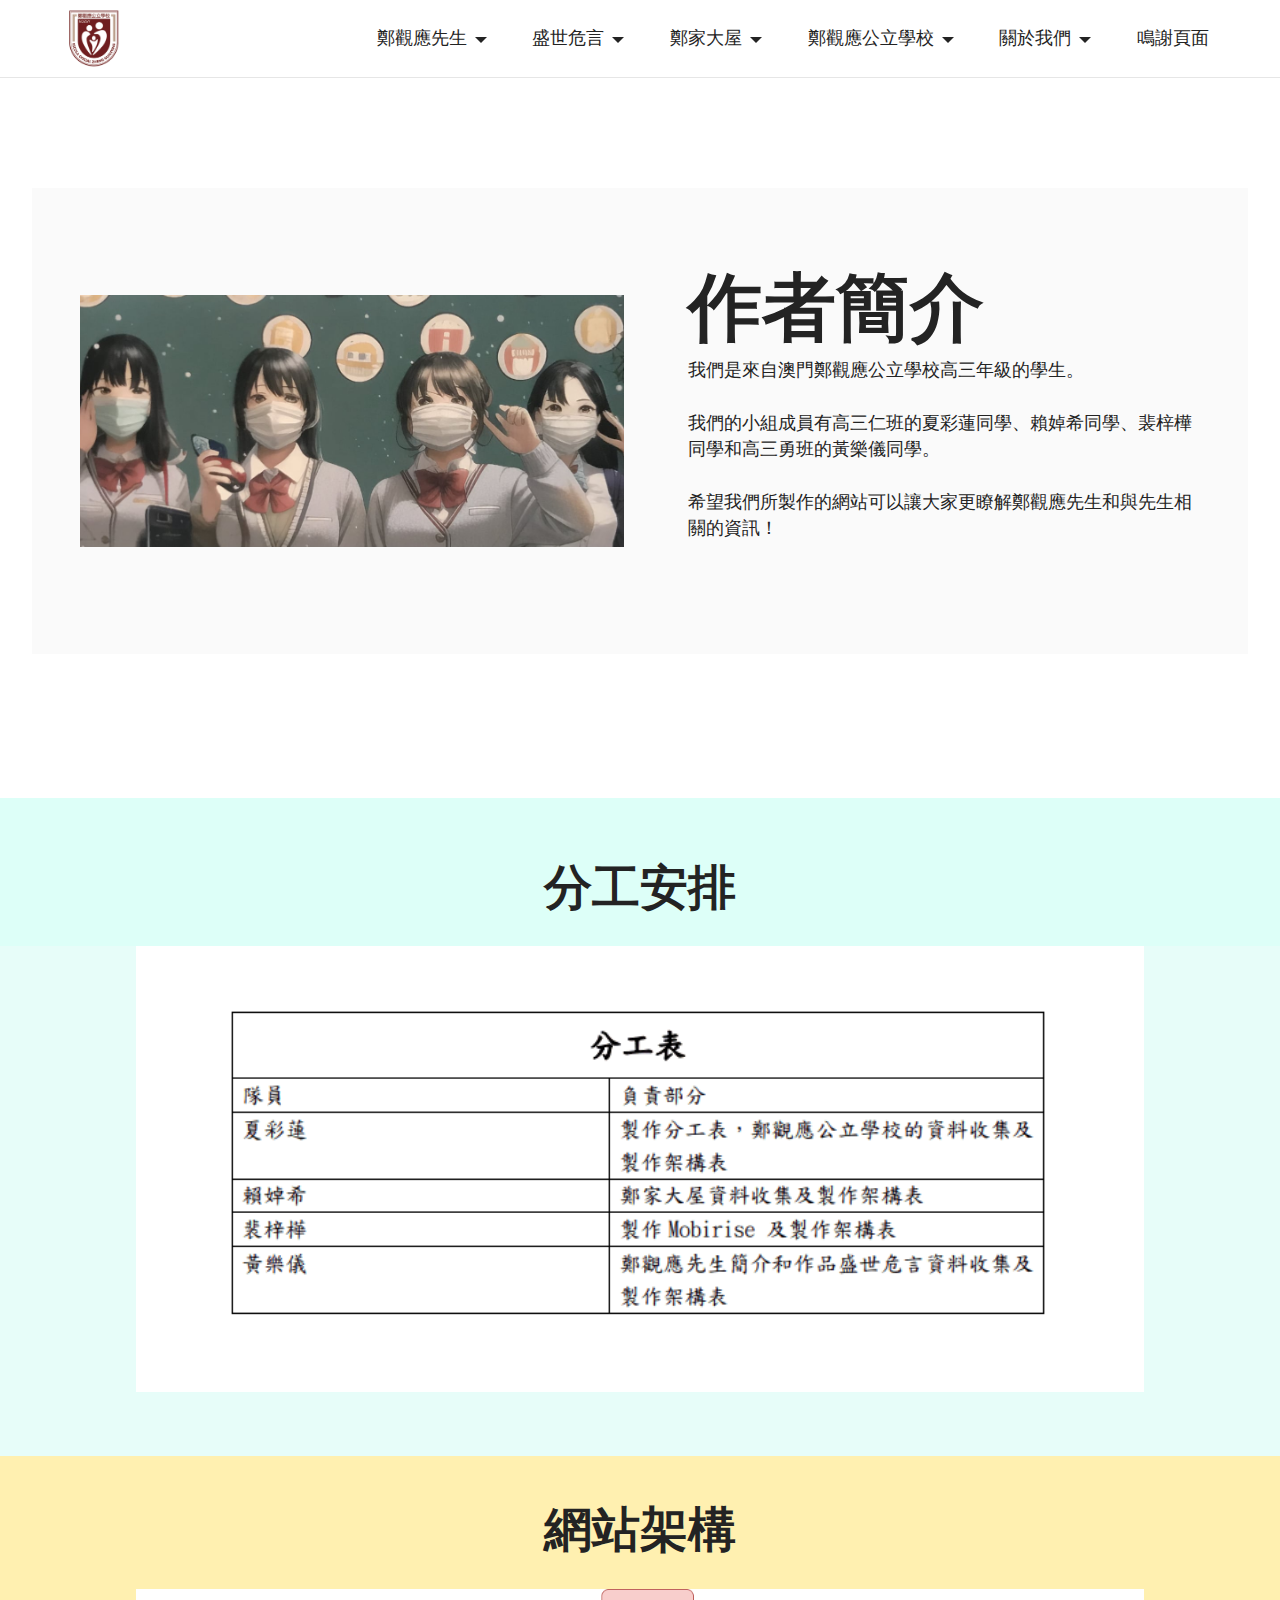
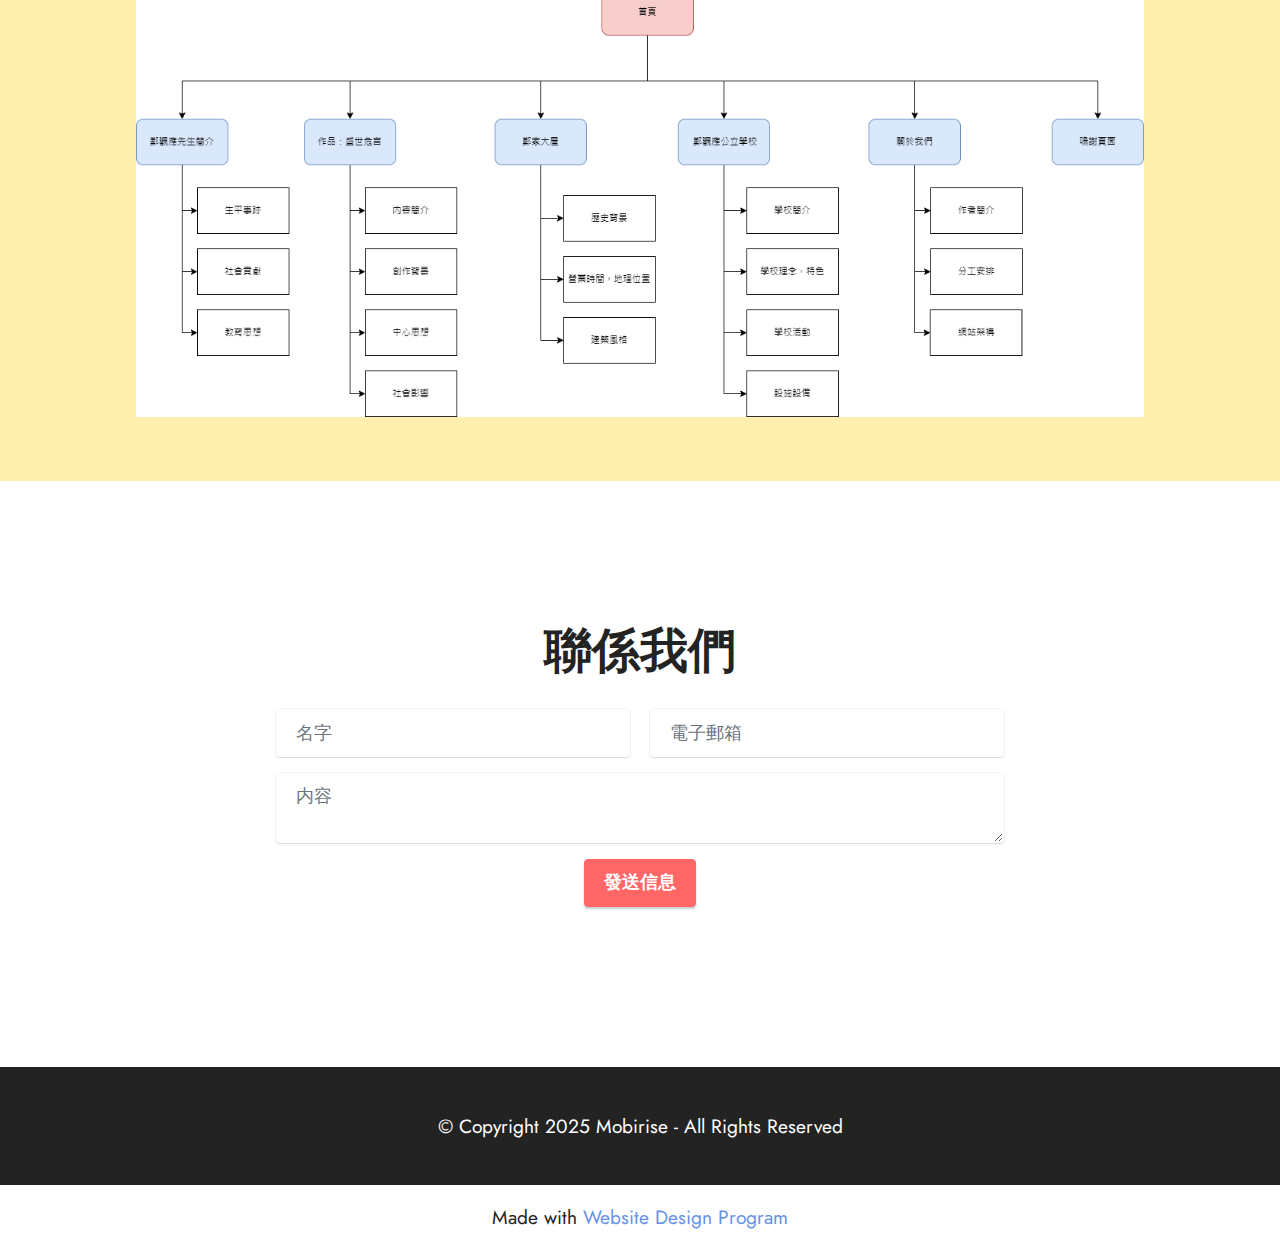
<file: page4.html>
<!DOCTYPE html>
<html  >
<head>
  <!-- Site made with Mobirise Website Builder v5.8.4, https://mobirise.com -->
  <meta charset="UTF-8">
  <meta http-equiv="X-UA-Compatible" content="IE=edge">
  <meta name="generator" content="Mobirise v5.8.4, mobirise.com">
  <meta name="viewport" content="width=device-width, initial-scale=1, minimum-scale=1">
  <link rel="shortcut icon" href="assets/images/1-460x297.png" type="image/x-icon">
  <meta name="description" content="">
  
  
  <title>關於我們</title>
  <link rel="stylesheet" href="assets/bootstrap/css/bootstrap.min.css">
  <link rel="stylesheet" href="assets/bootstrap/css/bootstrap-grid.min.css">
  <link rel="stylesheet" href="assets/bootstrap/css/bootstrap-reboot.min.css">
  <link rel="stylesheet" href="assets/dropdown/css/style.css">
  <link rel="stylesheet" href="assets/socicon/css/styles.css">
  <link rel="stylesheet" href="assets/theme/css/style.css">
  <link rel="preload" href="https://fonts.googleapis.com/css?family=Jost:100,200,300,400,500,600,700,800,900,100i,200i,300i,400i,500i,600i,700i,800i,900i&display=swap" as="style" onload="this.onload=null;this.rel='stylesheet'">
  <noscript><link rel="stylesheet" href="https://fonts.googleapis.com/css?family=Jost:100,200,300,400,500,600,700,800,900,100i,200i,300i,400i,500i,600i,700i,800i,900i&display=swap"></noscript>
  <link rel="preload" as="style" href="assets/mobirise/css/mbr-additional.css"><link rel="stylesheet" href="assets/mobirise/css/mbr-additional.css" type="text/css">

  
  
  
</head>
<body>
  
  <section data-bs-version="5.1" class="menu cid-tEH3Caw2tQ" once="menu" id="menu1-1c">
    
    <nav class="navbar navbar-dropdown navbar-fixed-top navbar-expand-lg">
        <div class="container-fluid">
            <div class="navbar-brand">
                <span class="navbar-logo">
                    <a href="index.html#slider1-w">
                        <img src="assets/images/1-460x297.png" alt="Mobirise Website Builder" style="height: 3.8rem;">
                    </a>
                </span>
                <span class="navbar-caption-wrap"><a class="navbar-caption text-black display-7" href="https://mobiri.se"></a></span>
            </div>
            <button class="navbar-toggler" type="button" data-toggle="collapse" data-bs-toggle="collapse" data-target="#navbarSupportedContent" data-bs-target="#navbarSupportedContent" aria-controls="navbarNavAltMarkup" aria-expanded="false" aria-label="Toggle navigation">
                <div class="hamburger">
                    <span></span>
                    <span></span>
                    <span></span>
                    <span></span>
                </div>
            </button>
            <div class="collapse navbar-collapse" id="navbarSupportedContent">
                <ul class="navbar-nav nav-dropdown nav-right" data-app-modern-menu="true"><li class="nav-item dropdown"><a class="nav-link link dropdown-toggle text-black display-4" href="https://mobirise.com" data-toggle="dropdown-submenu" data-bs-toggle="dropdown" data-bs-auto-close="outside" aria-expanded="false">鄭觀應先生</a><div class="dropdown-menu" aria-labelledby="dropdown-443"><a class="dropdown-item text-black text-primary display-4" href="page2.html#timeline3-1n">生平事跡</a><a class="dropdown-item text-black text-primary display-4" href="page2.html#content14-38">社會共獻</a><a class="dropdown-item text-black text-primary display-4" href="page2.html#content15-1l">教育思想</a></div></li>
                    <li class="nav-item dropdown"><a class="nav-link link dropdown-toggle text-black display-4" href="https://mobirise.com" data-toggle="dropdown-submenu" data-bs-toggle="dropdown" data-bs-auto-close="outside" aria-expanded="false">
                            盛世危言</a><div class="dropdown-menu" aria-labelledby="dropdown-256"><a class="dropdown-item text-black text-primary display-4" href="page1.html#header12-3c">内容簡介</a><a class="dropdown-item text-black text-primary display-4" href="page1.html#content15-24">創作背景</a><a class="dropdown-item text-black text-primary display-4" href="page1.html#image2-3l">中心思想</a><a class="dropdown-item text-black text-primary display-4" href="page1.html#content4-26">社會影響</a></div></li><li class="nav-item dropdown"><a class="nav-link link dropdown-toggle text-black display-4" href="https://mobirise.com" data-toggle="dropdown-submenu" data-bs-toggle="dropdown" data-bs-auto-close="outside" aria-expanded="false">
                            鄭家大屋</a><div class="dropdown-menu" aria-labelledby="dropdown-814"><a class="dropdown-item text-black text-primary display-4" href="page5.html#content4-2o">歷史背景</a><a class="dropdown-item text-black text-primary display-4" href="page5.html#content4-2y">建築描述</a><a class="dropdown-item text-black text-primary display-4" href="page5.html#content4-3g">建築風格</a><a class="dropdown-item text-black text-primary display-4" href="page5.html#contacts3-1i">營業時間和地理位置</a></div></li><li class="nav-item dropdown"><a class="nav-link link dropdown-toggle text-black display-4" href="https://mobirise.com" data-toggle="dropdown-submenu" data-bs-toggle="dropdown" data-bs-auto-close="outside" aria-expanded="false">鄭觀應公立學校</a><div class="dropdown-menu" aria-labelledby="dropdown-296"><a class="dropdown-item text-black text-primary display-4" href="page3.html#content4-2c">學校簡介</a><a class="dropdown-item text-black text-primary display-4" href="page3.html#features10-2b">學校理念和特色</a><a class="dropdown-item text-black text-primary display-4" href="page3.html#features4-2d">學校活動</a><a class="dropdown-item text-black text-primary display-4" href="page3.html#team1-2f">設施設備</a><a class="dropdown-item text-black text-primary display-4" href="page3.html#map1-1f">學校位置與聯絡方式</a></div></li><li class="nav-item dropdown"><a class="nav-link link dropdown-toggle text-black display-4" href="https://mobirise.com" data-toggle="dropdown-submenu" data-bs-toggle="dropdown" data-bs-auto-close="outside" aria-expanded="false">
                            關於我們</a><div class="dropdown-menu" aria-labelledby="dropdown-834"><a class="show dropdown-item text-black text-primary display-4" href="page4.html#testimonials2-3m">作者簡介</a><a class="show dropdown-item text-black text-primary display-4" href="page4.html#content4-37">分工安排</a><a class="show dropdown-item text-black text-primary display-4" href="page4.html#content4-36">網站架構</a><a class="show dropdown-item text-black text-primary display-4" href="page4.html#form5-33">聯係我們</a></div></li><li class="nav-item"><a class="nav-link link show text-black text-primary display-4" href="index.html#content4-19">鳴謝頁面</a></li></ul>
                
                
            </div>
        </div>
    </nav>

</section>

<section data-bs-version="5.1" class="features16 cid-tGbDAFi7DA" id="features17-3s">
    

    
    
    <div class="container-fluid">
        <div class="content-wrapper">
            <div class="row align-items-center">
                <div class="col-12 col-lg-6">
                    <div class="image-wrapper">
                        <img src="assets/images/42-1225x569.jpg" alt="Mobirise Website Builder">
                    </div>
                </div>
                <div class="col-12 col-lg">
                    <div class="text-wrapper">
                        <h6 class="card-title mbr-fonts-style display-1">
                            <strong>作者簡介</strong></h6>
                        <p class="mbr-text mbr-fonts-style mb-4 display-4">我們是來自澳門鄭觀應公立學校高三年級的學生。<br><br>我們的小組成員有高三仁班的夏彩蓮同學、賴婥希同學、裴梓樺同學和高三勇班的黃樂儀同學。<br><br>希望我們所製作的網站可以讓大家更瞭解鄭觀應先生和與先生相關的資訊！</p>
                        
                    </div>
                </div>
            </div>
        </div>
    </div>
</section>

<section data-bs-version="5.1" class="content4 cid-tG5ctW38Ds" id="content4-37">
    

    
    
    <div class="container">
        <div class="row justify-content-center">
            <div class="title col-md-12 col-lg-10">
                <h3 class="mbr-section-title mbr-fonts-style align-center mb-4 display-2">
                    <strong>分工安排</strong></h3>
                
                
            </div>
        </div>
    </div>
</section>

<section data-bs-version="5.1" class="image3 cid-tG5c2BFNiT" id="image3-35">
    

    
    

    <div class="container-fluid">
        <div class="row justify-content-center">
            <div class="col-12 col-lg-10">
                <div class="image-wrapper">
                    <img src="assets/images/43-738x326.png" alt="Mobirise Website Builder">
                    
                </div>
            </div>
        </div>
    </div>
</section>

<section data-bs-version="5.1" class="content4 cid-tG5ceaUYBF" id="content4-36">
    

    
    
    <div class="container">
        <div class="row justify-content-center">
            <div class="title col-md-12 col-lg-10">
                <h3 class="mbr-section-title mbr-fonts-style align-center mb-4 display-2">
                    <strong>網站架構</strong>
                </h3>
                
                
            </div>
        </div>
    </div>
</section>

<section data-bs-version="5.1" class="image3 cid-tG5c1kGBcj" id="image3-34">
    

    
    

    <div class="container-fluid">
        <div class="row justify-content-center">
            <div class="col-12 col-lg-10">
                <div class="image-wrapper">
                    <img src="assets/images/44-1321x561.png" alt="Mobirise Website Builder">
                    
                </div>
            </div>
        </div>
    </div>
</section>

<section data-bs-version="5.1" class="form5 cid-tG5bSmR3Dr" id="form5-33">
    
    
    <div class="container">
        <div class="mbr-section-head">
            <h3 class="mbr-section-title mbr-fonts-style align-center mb-0 display-2"><strong>聯係我們</strong></h3>
            
        </div>
        <div class="row justify-content-center mt-4">
            <div class="col-lg-8 mx-auto mbr-form" data-form-type="formoid">
                <form action="https://mobirise.eu/" method="POST" class="mbr-form form-with-styler" data-form-title="Form Name"><input type="hidden" name="email" data-form-email="true" value="vPBOwTgInOsR3APHODrnhavXY6+1seDsRPzoX+LZgPCrXjJOSy59kJHILrRepVxjczlan/K54Ml8fz8B58Sl4s9l1HcFlIoHvJGwgtqG8W2R1crChMbQkzu7MWQQmMot">
                    <div class="row">
                        <div hidden="hidden" data-form-alert="" class="alert alert-success col-12">Thanks for filling out the form!</div>
                        <div hidden="hidden" data-form-alert-danger="" class="alert alert-danger col-12">
                            Oops...! some problem!
                        </div>
                    </div>
                    <div class="dragArea row">
                        <div class="col-md col-sm-12 form-group mb-3" data-for="name">
                            <input type="text" name="name" placeholder="名字" data-form-field="name" class="form-control" value="" id="name-form5-33">
                        </div>
                        <div class="col-md col-sm-12 form-group mb-3" data-for="email">
                            <input type="email" name="email" placeholder="電子郵箱" data-form-field="email" class="form-control" value="" id="email-form5-33">
                        </div>
                        
                        <div class="col-12 form-group mb-3" data-for="textarea">
                            <textarea name="textarea" placeholder="内容" data-form-field="textarea" class="form-control" id="textarea-form5-33"></textarea>
                        </div>
                        <div class="col-lg-12 col-md-12 col-sm-12 align-center mbr-section-btn"><button type="submit" class="btn btn-secondary display-4">發送信息</button></div>
                    </div>
                </form>
            </div>
        </div>
    </div>
</section>

<section data-bs-version="5.1" class="footer7 cid-tFeDmw8Qqu" once="footers" id="footer7-1t">

    

    

    <div class="container">
        <div class="media-container-row align-center mbr-white">
            <div class="col-12">
                <p class="mbr-text mb-0 mbr-fonts-style display-7">
                    © Copyright 2025 Mobirise - All Rights Reserved
                </p>
            </div>
        </div>
    </div>
</section><section class="display-7" style="padding: 0;align-items: center;justify-content: center;flex-wrap: wrap;    align-content: center;display: flex;position: relative;height: 4rem;"><a href="https://mobiri.se/2888951" style="flex: 1 1;height: 4rem;position: absolute;width: 100%;z-index: 1;"><img alt="" style="height: 4rem;" src="[data-uri]"></a><p style="margin: 0;text-align: center;" class="display-7">Made with &#8204;</p><a style="z-index:1" href="https://mobirise.com/builder/web-design-program.html">Website Design Program</a></section><script src="assets/bootstrap/js/bootstrap.bundle.min.js"></script>  <script src="assets/smoothscroll/smooth-scroll.js"></script>  <script src="assets/ytplayer/index.js"></script>  <script src="assets/dropdown/js/navbar-dropdown.js"></script>  <script src="assets/theme/js/script.js"></script>  <script src="assets/formoid/formoid.min.js"></script>  
  
  
</body>
</html>
</file>
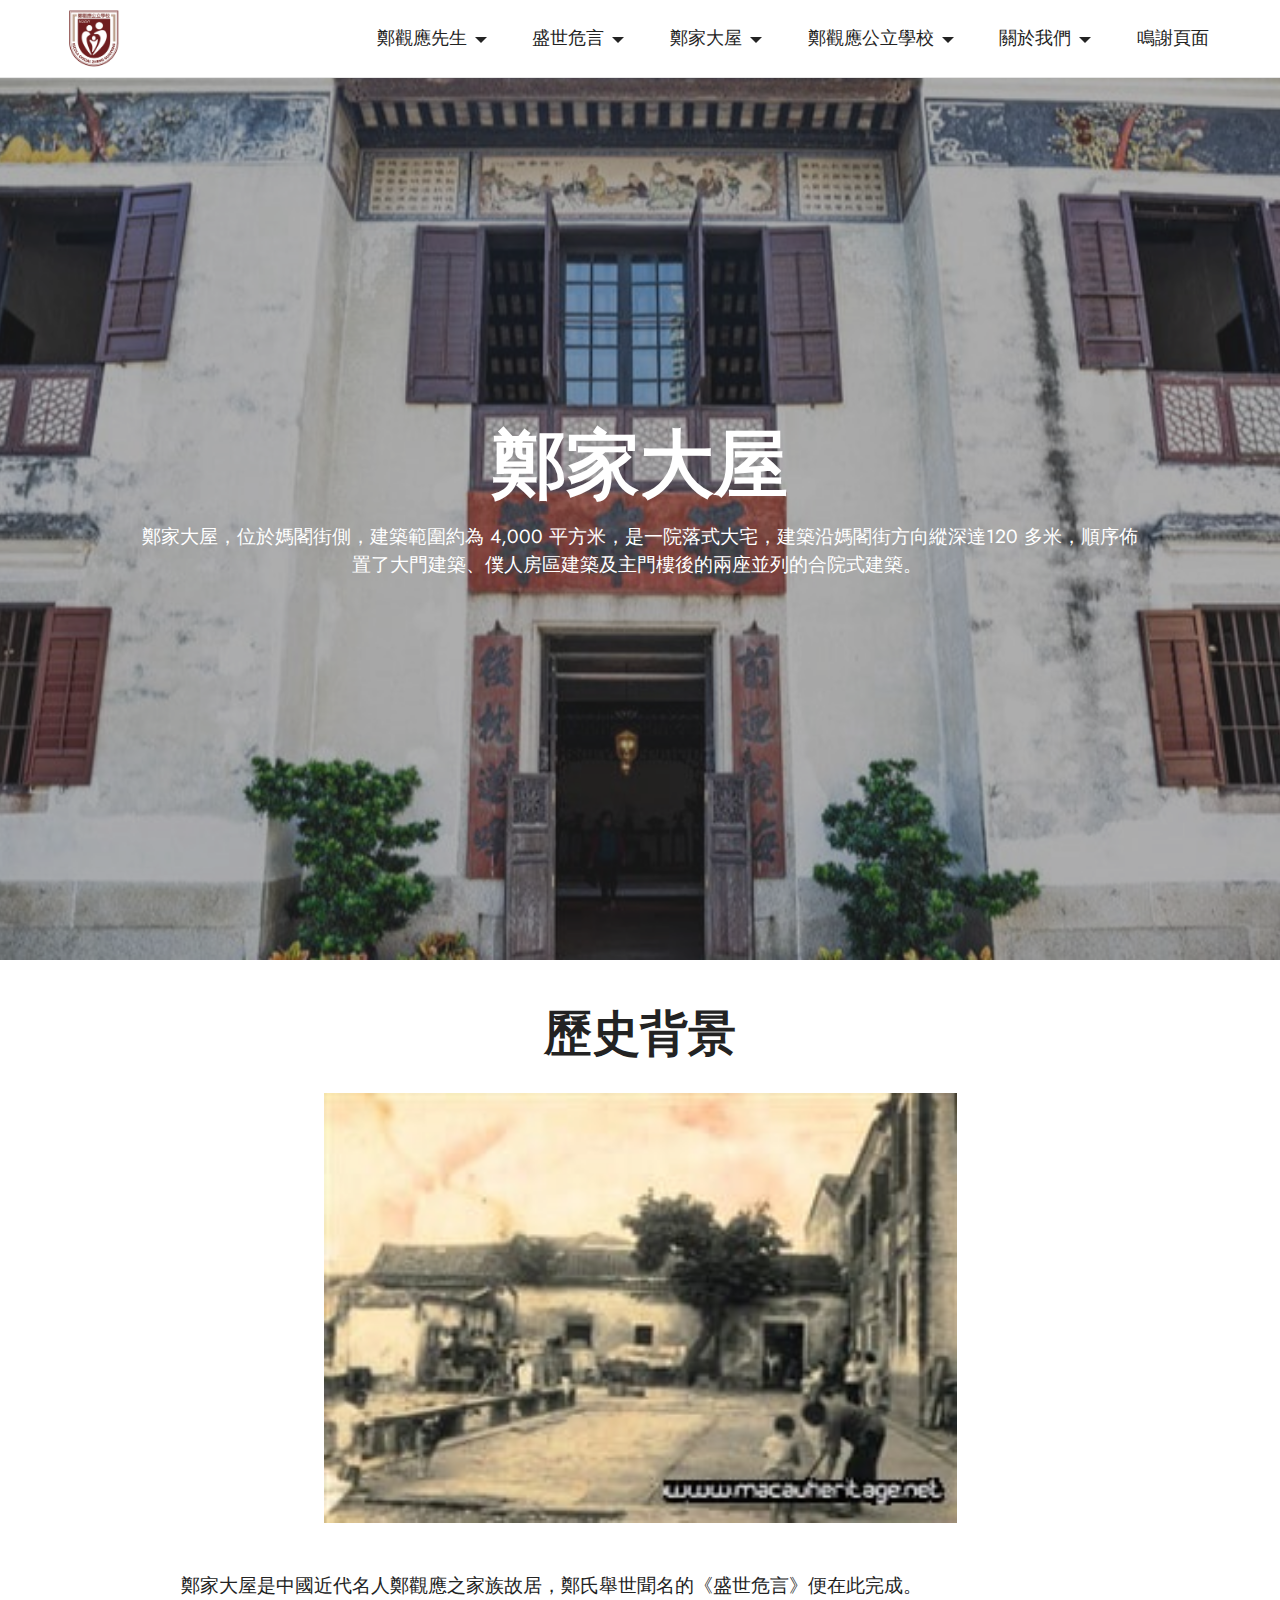
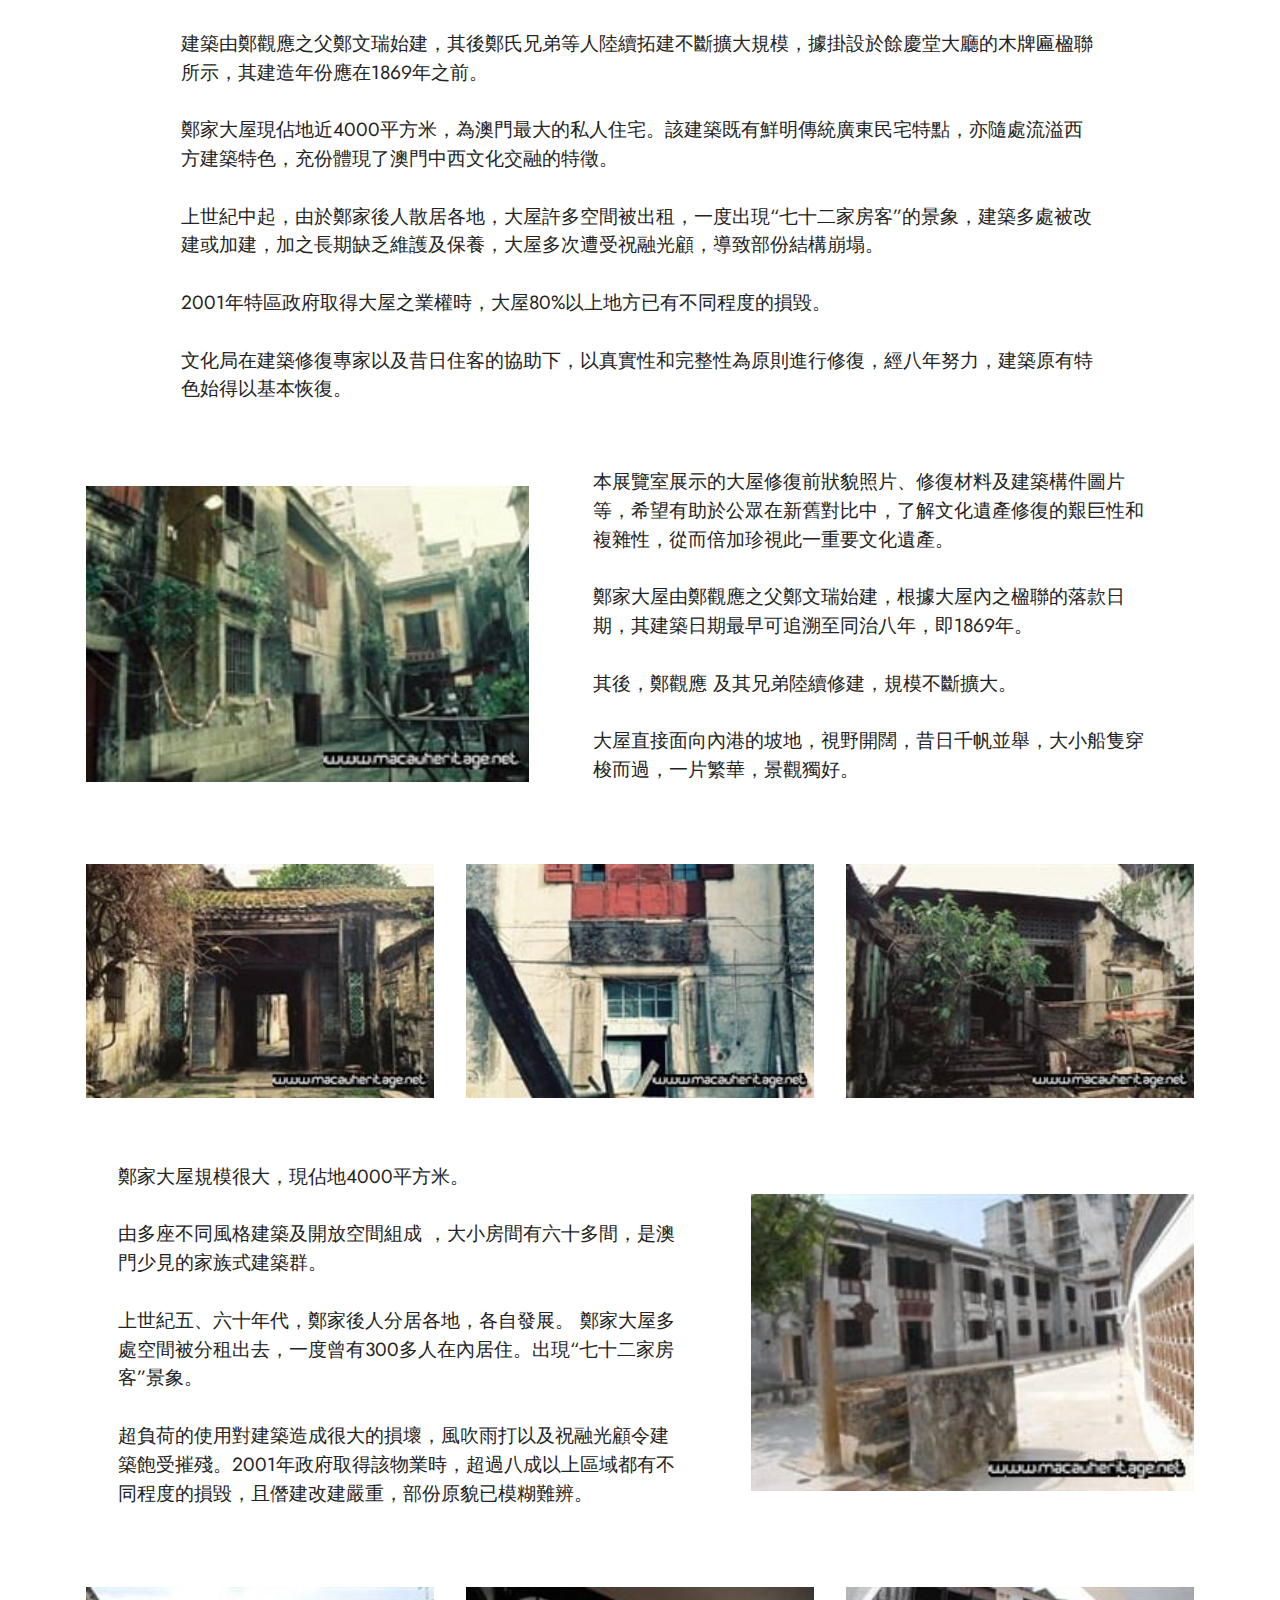
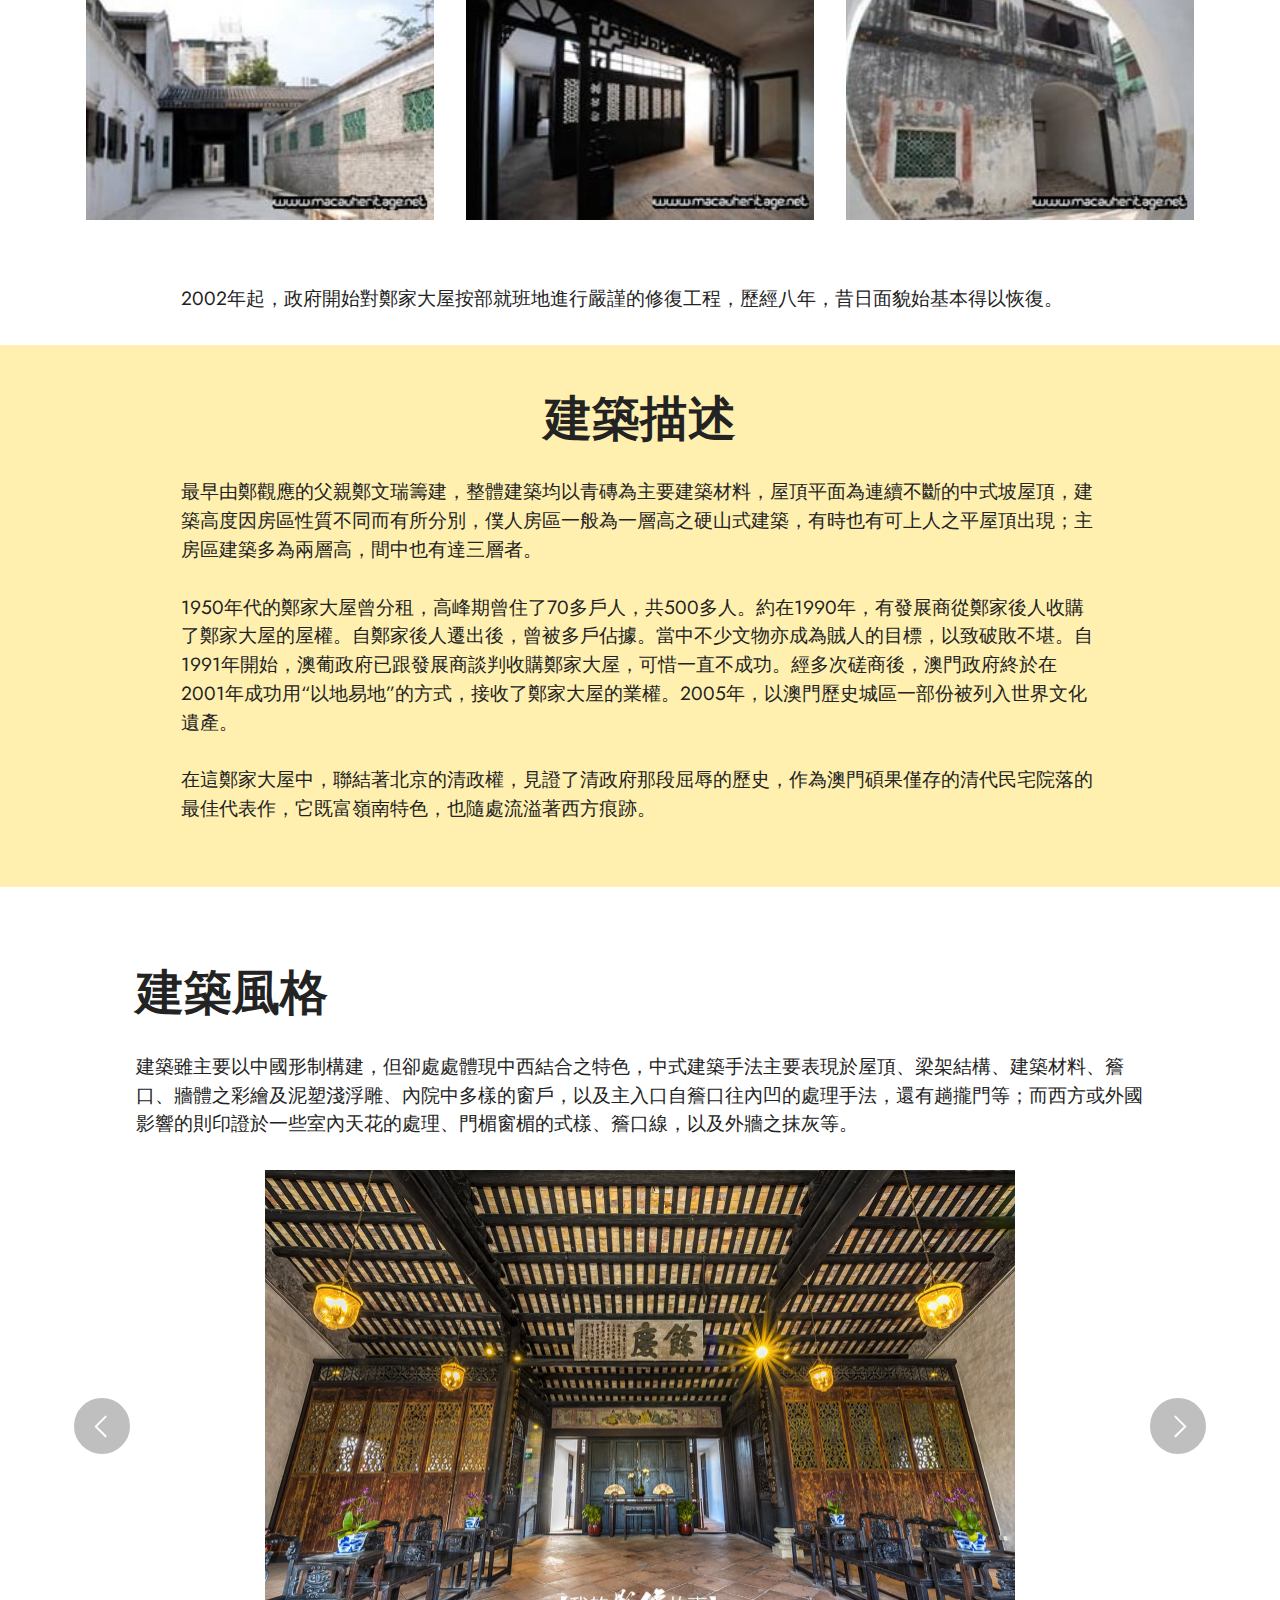
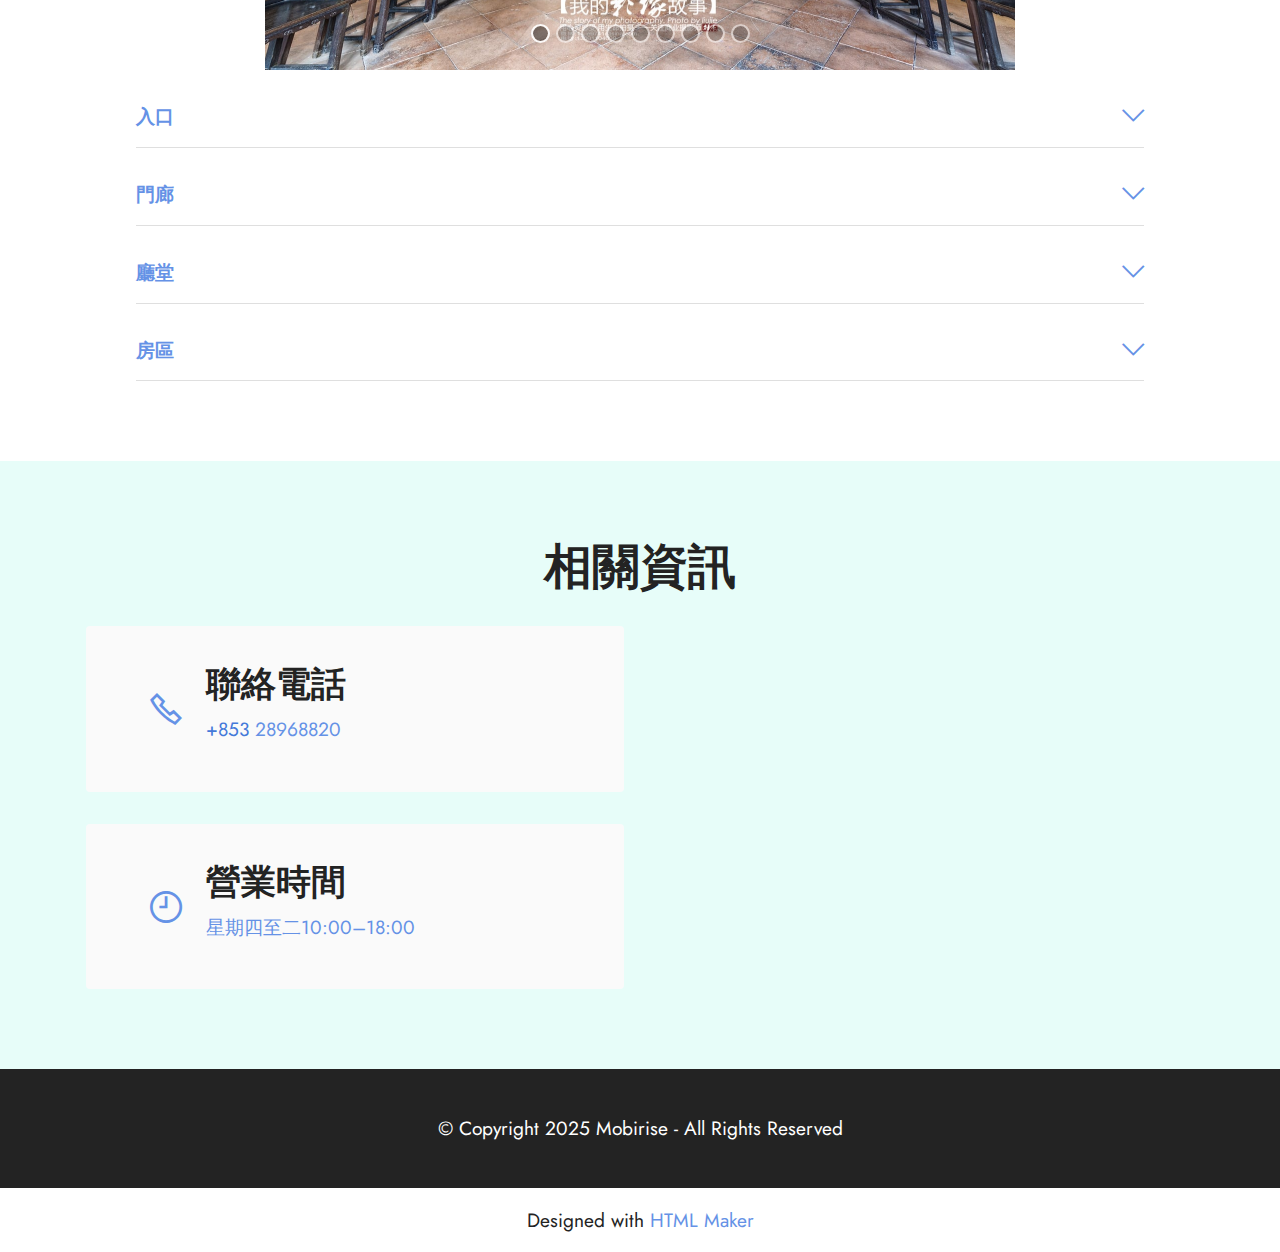
<file: page5.html>
<!DOCTYPE html>
<html  >
<head>
  <!-- Site made with Mobirise Website Builder v5.8.4, https://mobirise.com -->
  <meta charset="UTF-8">
  <meta http-equiv="X-UA-Compatible" content="IE=edge">
  <meta name="generator" content="Mobirise v5.8.4, mobirise.com">
  <meta name="viewport" content="width=device-width, initial-scale=1, minimum-scale=1">
  <link rel="shortcut icon" href="assets/images/1-460x297.png" type="image/x-icon">
  <meta name="description" content="">
  
  
  <title>鄭家大屋</title>
  <link rel="stylesheet" href="assets/web/assets/mobirise-icons2/mobirise2.css">
  <link rel="stylesheet" href="assets/web/assets/mobirise-icons/mobirise-icons.css">
  <link rel="stylesheet" href="assets/bootstrap/css/bootstrap.min.css">
  <link rel="stylesheet" href="assets/bootstrap/css/bootstrap-grid.min.css">
  <link rel="stylesheet" href="assets/bootstrap/css/bootstrap-reboot.min.css">
  <link rel="stylesheet" href="assets/dropdown/css/style.css">
  <link rel="stylesheet" href="assets/socicon/css/styles.css">
  <link rel="stylesheet" href="assets/theme/css/style.css">
  <link rel="preload" href="https://fonts.googleapis.com/css?family=Jost:100,200,300,400,500,600,700,800,900,100i,200i,300i,400i,500i,600i,700i,800i,900i&display=swap" as="style" onload="this.onload=null;this.rel='stylesheet'">
  <noscript><link rel="stylesheet" href="https://fonts.googleapis.com/css?family=Jost:100,200,300,400,500,600,700,800,900,100i,200i,300i,400i,500i,600i,700i,800i,900i&display=swap"></noscript>
  <link rel="preload" as="style" href="assets/mobirise/css/mbr-additional.css"><link rel="stylesheet" href="assets/mobirise/css/mbr-additional.css" type="text/css">

  
  
  
</head>
<body>
  
  <section data-bs-version="5.1" class="menu cid-tEH4HH8ZBy" once="menu" id="menu1-1g">
    
    <nav class="navbar navbar-dropdown navbar-fixed-top navbar-expand-lg">
        <div class="container-fluid">
            <div class="navbar-brand">
                <span class="navbar-logo">
                    <a href="index.html#slider1-w">
                        <img src="assets/images/1-460x297.png" alt="Mobirise Website Builder" style="height: 3.8rem;">
                    </a>
                </span>
                <span class="navbar-caption-wrap"><a class="navbar-caption text-black display-7" href="https://mobiri.se"></a></span>
            </div>
            <button class="navbar-toggler" type="button" data-toggle="collapse" data-bs-toggle="collapse" data-target="#navbarSupportedContent" data-bs-target="#navbarSupportedContent" aria-controls="navbarNavAltMarkup" aria-expanded="false" aria-label="Toggle navigation">
                <div class="hamburger">
                    <span></span>
                    <span></span>
                    <span></span>
                    <span></span>
                </div>
            </button>
            <div class="collapse navbar-collapse" id="navbarSupportedContent">
                <ul class="navbar-nav nav-dropdown nav-right" data-app-modern-menu="true"><li class="nav-item dropdown"><a class="nav-link link dropdown-toggle text-black display-4" href="https://mobirise.com" data-toggle="dropdown-submenu" data-bs-toggle="dropdown" data-bs-auto-close="outside" aria-expanded="false">鄭觀應先生</a><div class="dropdown-menu" aria-labelledby="dropdown-443"><a class="dropdown-item text-black text-primary display-4" href="page2.html#timeline3-1n">生平事跡</a><a class="dropdown-item text-black text-primary display-4" href="page2.html#content14-38">社會共獻</a><a class="dropdown-item text-black text-primary display-4" href="page2.html#content15-1l">教育思想</a></div></li>
                    <li class="nav-item dropdown"><a class="nav-link link dropdown-toggle text-black display-4" href="https://mobirise.com" data-toggle="dropdown-submenu" data-bs-toggle="dropdown" data-bs-auto-close="outside" aria-expanded="false">
                            盛世危言</a><div class="dropdown-menu" aria-labelledby="dropdown-256"><a class="dropdown-item text-black text-primary display-4" href="page1.html#header12-3c">内容簡介</a><a class="dropdown-item text-black text-primary display-4" href="page1.html#content15-24">創作背景</a><a class="dropdown-item text-black text-primary display-4" href="page1.html#image2-3l">中心思想</a><a class="dropdown-item text-black text-primary display-4" href="page1.html#content4-26">社會影響</a></div></li><li class="nav-item dropdown"><a class="nav-link link dropdown-toggle text-black display-4" href="https://mobirise.com" data-toggle="dropdown-submenu" data-bs-toggle="dropdown" data-bs-auto-close="outside" aria-expanded="false">
                            鄭家大屋</a><div class="dropdown-menu" aria-labelledby="dropdown-814"><a class="dropdown-item text-black text-primary display-4" href="page5.html#content4-2o">歷史背景</a><a class="dropdown-item text-black text-primary display-4" href="page5.html#content4-2y">建築描述</a><a class="dropdown-item text-black text-primary display-4" href="page5.html#content4-3g">建築風格</a><a class="dropdown-item text-black text-primary display-4" href="page5.html#contacts3-1i">營業時間和地理位置</a></div></li><li class="nav-item dropdown"><a class="nav-link link dropdown-toggle text-black display-4" href="https://mobirise.com" data-toggle="dropdown-submenu" data-bs-toggle="dropdown" data-bs-auto-close="outside" aria-expanded="false">鄭觀應公立學校</a><div class="dropdown-menu" aria-labelledby="dropdown-296"><a class="dropdown-item text-black text-primary display-4" href="page3.html#content4-2c">學校簡介</a><a class="dropdown-item text-black text-primary display-4" href="page3.html#features10-2b">學校理念和特色</a><a class="dropdown-item text-black text-primary display-4" href="page3.html#features4-2d">學校活動</a><a class="dropdown-item text-black text-primary display-4" href="page3.html#team1-2f">設施設備</a><a class="dropdown-item text-black text-primary display-4" href="page3.html#map1-1f">學校位置與聯絡方式</a></div></li><li class="nav-item dropdown"><a class="nav-link link dropdown-toggle text-black display-4" href="https://mobirise.com" data-toggle="dropdown-submenu" data-bs-toggle="dropdown" data-bs-auto-close="outside" aria-expanded="false">
                            關於我們</a><div class="dropdown-menu" aria-labelledby="dropdown-834"><a class="show dropdown-item text-black text-primary display-4" href="page4.html#testimonials2-3m">作者簡介</a><a class="show dropdown-item text-black text-primary display-4" href="page4.html#content4-37">分工安排</a><a class="show dropdown-item text-black text-primary display-4" href="page4.html#content4-36">網站架構</a><a class="show dropdown-item text-black text-primary display-4" href="page4.html#form5-33">聯係我們</a></div></li><li class="nav-item"><a class="nav-link link show text-black text-primary display-4" href="index.html#content4-19">鳴謝頁面</a></li></ul>
                
                
            </div>
        </div>
    </nav>

</section>

<section data-bs-version="5.1" class="header6 cid-tG5sUXbbkZ mbr-fullscreen" id="header6-3f">

    

    
    <div class="mbr-overlay" style="opacity: 0.4; background-color: rgb(53, 53, 53);"></div>

    <div class="align-center container-fluid">
        <div class="row justify-content-center">
            <div class="col-12 col-lg-10">
                <h1 class="mbr-section-title mbr-fonts-style mbr-white mb-3 display-1"><strong>鄭家大屋</strong></h1>
                
                <p class="mbr-text mbr-white mbr-fonts-style display-7">鄭家大屋，位於媽閣街側，建築範圍約為 4,000 平方米，是一院落式大宅，建築沿媽閣街方向縱深達120 多米，順序佈置了大門建築、僕人房區建築及主門樓後的兩座並列的合院式建築。&nbsp;<br></p>
                
            </div>
        </div>
    </div>
</section>

<section data-bs-version="5.1" class="content4 cid-tFn6bcw6r0" id="content4-2o">
    

    
    
    <div class="container">
        <div class="row justify-content-center">
            <div class="title col-md-12 col-lg-10">
                <h3 class="mbr-section-title mbr-fonts-style align-center mb-4 display-2">
                    <strong>歷史背景</strong></h3>
                
                
            </div>
        </div>
    </div>
</section>

<section data-bs-version="5.1" class="image3 cid-tFneAKu4vo" id="image3-2u">
    

    
    

    <div class="container">
        <div class="row justify-content-center">
            <div class="col-12 col-lg-7">
                <div class="image-wrapper">
                    <img src="assets/images/9-250x170.jpg" alt="Mobirise Website Builder">
                    
                </div>
            </div>
        </div>
    </div>
</section>

<section data-bs-version="5.1" class="content4 cid-tFneDZo0Su" id="content4-2v">
    

    
    
    <div class="container">
        <div class="row justify-content-center">
            <div class="title col-md-12 col-lg-10">
                
                <h4 class="mbr-section-subtitle align-center mbr-fonts-style mb-4 display-7">
                    鄭家大屋是中國近代名人鄭觀應之家族故居，鄭氏舉世聞名的《盛世危言》便在此完成。<br><br>建築由鄭觀應之父鄭文瑞始建，其後鄭氏兄弟等人陸續拓建不斷擴大規模，據掛設於餘慶堂大廳的木牌匾楹聯所示，其建造年份應在1869年之前。<br><br>
                <div>
</div><div>鄭家大屋現佔地近4000平方米，為澳門最大的私人住宅。該建築既有鮮明傳統廣東民宅特點，亦隨處流溢西方建築特色，充份體現了澳門中西文化交融的特徵。</div><br><div>
</div><div>上世紀中起，由於鄭家後人散居各地，大屋許多空間被出租，一度出現“七十二家房客”的景象，建築多處被改建或加建，加之長期缺乏維護及保養，大屋多次遭受祝融光顧，導致部份結構崩塌。</div><br><div>2001年特區政府取得大屋之業權時，大屋80%以上地方已有不同程度的損毀。</div><br><div>文化局在建築修復專家以及昔日住客的協助下，以真實性和完整性為原則進行修復，經八年努力，建築原有特色始得以基本恢復。</div><div>
</div></h4>
                
            </div>
        </div>
    </div>
</section>

<section data-bs-version="5.1" class="image1 cid-tFn69FCF4e" id="image1-2n">
    

    
    

    <div class="container">
        <div class="row align-items-center">
            <div class="col-12 col-lg-5">
                <div class="image-wrapper">
                    <img src="assets/images/10-250x167.jpg" alt="Mobirise Website Builder">
                    
                </div>
            </div>
            <div class="col-12 col-lg">
                <div class="text-wrapper">
                    
                    <p class="mbr-text mbr-fonts-style display-7">
                        本展覽室展示的大屋修復前狀貌照片、修復材料及建築構件圖片等，希望有助於公眾在新舊對比中，了解文化遺產修復的艱巨性和複雜性，從而倍加珍視此一重要文化遺產。<br><br>鄭家大屋由鄭觀應之父鄭文瑞始建，根據大屋內之楹聯的落款日期，其建築日期最早可追溯至同治八年，即1869年。<br><br>其後，鄭觀應 及其兄弟陸續修建，規模不斷擴大。 <br><br>大屋直接面向內港的坡地，視野開闊，昔日千帆並舉，大小船隻穿梭而過，一片繁華，景觀獨好。</p>
                </div>
            </div>
        </div>
    </div>
</section>

<section data-bs-version="5.1" class="gallery5 mbr-gallery cid-tFnfrCXHG2" id="gallery5-2w">
    

    
    

    <div class="container">
        
        <div class="row mbr-gallery mt-4">
            <div class="col-12 col-md-6 col-lg-4 item gallery-image">
                <div class="item-wrapper" data-toggle="modal" data-bs-toggle="modal" data-target="#tGiG7rvDI3-modal" data-bs-target="#tGiG7rvDI3-modal">
                    <img class="w-100" src="assets/images/11-250x168.jpg" alt="Mobirise Website Builder" data-slide-to="0" data-bs-slide-to="0" data-target="#lb-tGiG7rvDI3" data-bs-target="#lb-tGiG7rvDI3">
                    <div class="icon-wrapper">
                        <span class="mobi-mbri mobi-mbri-search mbr-iconfont mbr-iconfont-btn"></span>
                    </div>
                </div>
                
            </div>
            <div class="col-12 col-md-6 col-lg-4 item gallery-image">
                <div class="item-wrapper" data-toggle="modal" data-bs-toggle="modal" data-target="#tGiG7rvDI3-modal" data-bs-target="#tGiG7rvDI3-modal">
                    <img class="w-100" src="assets/images/12-250x168.jpg" alt="Mobirise Website Builder" data-slide-to="1" data-bs-slide-to="1" data-target="#lb-tGiG7rvDI3" data-bs-target="#lb-tGiG7rvDI3">
                    <div class="icon-wrapper">
                        <span class="mobi-mbri mobi-mbri-search mbr-iconfont mbr-iconfont-btn"></span>
                    </div>
                </div>
                
            </div>
            
            <div class="col-12 col-md-6 col-lg-4 item gallery-image">
                <div class="item-wrapper" data-toggle="modal" data-bs-toggle="modal" data-target="#tGiG7rvDI3-modal" data-bs-target="#tGiG7rvDI3-modal">
                    <img class="w-100" src="assets/images/13-250x167.jpg" alt="Mobirise Website Builder" data-slide-to="2" data-bs-slide-to="2" data-target="#lb-tGiG7rvDI3" data-bs-target="#lb-tGiG7rvDI3">
                    <div class="icon-wrapper">
                        <span class="mobi-mbri mobi-mbri-search mbr-iconfont mbr-iconfont-btn"></span>
                    </div>
                </div>
                
            </div>
        </div>

        <div class="modal mbr-slider" tabindex="-1" role="dialog" aria-hidden="true" id="tGiG7rvDI3-modal">
            <div class="modal-dialog" role="document">
                <div class="modal-content">
                    <div class="modal-body">
                        <div class="carousel slide" id="lb-tGiG7rvDI3" data-interval="5000" data-bs-interval="5000">
                            <div class="carousel-inner">
                                <div class="carousel-item active">
                                    <img class="d-block w-100" src="assets/images/11-250x168.jpg" alt="Mobirise Website Builder">
                                </div>
                                <div class="carousel-item">
                                    <img class="d-block w-100" src="assets/images/12-250x168.jpg" alt="Mobirise Website Builder">
                                </div>
                                
                                <div class="carousel-item">
                                    <img class="d-block w-100" src="assets/images/13-250x167.jpg" alt="Mobirise Website Builder">
                                </div>
                            </div>
                            <ol class="carousel-indicators">
                                <li data-slide-to="0" data-bs-slide-to="0" class="active" data-target="#lb-tGiG7rvDI3" data-bs-target="#lb-tGiG7rvDI3"></li>
                                <li data-slide-to="1" data-bs-slide-to="1" data-target="#lb-tGiG7rvDI3" data-bs-target="#lb-tGiG7rvDI3"></li>
                                <li data-slide-to="2" data-bs-slide-to="2" data-target="#lb-tGiG7rvDI3" data-bs-target="#lb-tGiG7rvDI3"></li>
                                
                            </ol>
                            <a role="button" href="" class="close" data-dismiss="modal" data-bs-dismiss="modal" aria-label="Close">
                            </a>
                            <a class="carousel-control-prev carousel-control" role="button" data-slide="prev" data-bs-slide="prev" href="#lb-tGiG7rvDI3">
                                <span class="mobi-mbri mobi-mbri-arrow-prev" aria-hidden="true"></span>
                                <span class="sr-only visually-hidden">Previous</span>
                            </a>
                            <a class="carousel-control-next carousel-control" role="button" data-slide="next" data-bs-slide="next" href="#lb-tGiG7rvDI3">
                                <span class="mobi-mbri mobi-mbri-arrow-next" aria-hidden="true"></span>
                                <span class="sr-only visually-hidden">Next</span>
                            </a>
                        </div>
                    </div>
                </div>
            </div>
        </div>
    </div>
</section>

<section data-bs-version="5.1" class="image2 cid-tFn6bR9Zc4" id="image2-2p">
    

    
    

    <div class="container">
        <div class="row align-items-center">
            <div class="col-12 col-lg-5">
                <div class="image-wrapper">
                    <img src="assets/images/14-250x168.jpg" alt="Mobirise Website Builder">
                    
                </div>
            </div>
            <div class="col-12 col-lg">
                <div class="text-wrapper">
                    
                    <p class="mbr-text mbr-fonts-style display-7">鄭家大屋規模很大，現佔地4000平方米。<br><br>由多座不同風格建築及開放空間組成 ，大小房間有六十多間，是澳門少見的家族式建築群。<br><br>上世紀五、六十年代，鄭家後人分居各地，各自發展。 鄭家大屋多處空間被分租出去，一度曾有300多人在內居住。出現“七十二家房客”景象。<br>
<br>超負荷的使用對建築造成很大的損壞，風吹雨打以及祝融光顧令建築飽受摧殘。2001年政府取得該物業時，超過八成以上區域都有不同程度的損毀，且僭建改建嚴重，部份原貌已模糊難辨。&nbsp;<br></p>
                </div>
            </div>
        </div>
    </div>
</section>

<section data-bs-version="5.1" class="gallery5 mbr-gallery cid-tFnaONhgK8" id="gallery5-2t">
    

    
    

    <div class="container">
        
        <div class="row mbr-gallery mt-4">
            <div class="col-12 col-md-6 col-lg-4 item gallery-image">
                <div class="item-wrapper" data-toggle="modal" data-bs-toggle="modal" data-target="#tGiG7rXDR4-modal" data-bs-target="#tGiG7rXDR4-modal">
                    <img class="w-100" src="assets/images/15-250x167.jpg" alt="Mobirise Website Builder" data-slide-to="0" data-bs-slide-to="0" data-target="#lb-tGiG7rXDR4" data-bs-target="#lb-tGiG7rXDR4">
                    <div class="icon-wrapper">
                        <span class="mobi-mbri mobi-mbri-search mbr-iconfont mbr-iconfont-btn"></span>
                    </div>
                </div>
                
            </div>
            <div class="col-12 col-md-6 col-lg-4 item gallery-image">
                <div class="item-wrapper" data-toggle="modal" data-bs-toggle="modal" data-target="#tGiG7rXDR4-modal" data-bs-target="#tGiG7rXDR4-modal">
                    <img class="w-100" src="assets/images/16-250x165.jpg" alt="Mobirise Website Builder" data-slide-to="1" data-bs-slide-to="1" data-target="#lb-tGiG7rXDR4" data-bs-target="#lb-tGiG7rXDR4">
                    <div class="icon-wrapper">
                        <span class="mobi-mbri mobi-mbri-search mbr-iconfont mbr-iconfont-btn"></span>
                    </div>
                </div>
                
            </div>
            <div class="col-12 col-md-6 col-lg-4 item gallery-image">
                <div class="item-wrapper" data-toggle="modal" data-bs-toggle="modal" data-target="#tGiG7rXDR4-modal" data-bs-target="#tGiG7rXDR4-modal">
                    <img class="w-100" src="assets/images/17-250x167.jpg" alt="Mobirise Website Builder" data-slide-to="2" data-bs-slide-to="2" data-target="#lb-tGiG7rXDR4" data-bs-target="#lb-tGiG7rXDR4">
                    <div class="icon-wrapper">
                        <span class="mobi-mbri mobi-mbri-search mbr-iconfont mbr-iconfont-btn"></span>
                    </div>
                </div>
                
            </div>
            
        </div>

        <div class="modal mbr-slider" tabindex="-1" role="dialog" aria-hidden="true" id="tGiG7rXDR4-modal">
            <div class="modal-dialog" role="document">
                <div class="modal-content">
                    <div class="modal-body">
                        <div class="carousel slide" id="lb-tGiG7rXDR4" data-interval="5000" data-bs-interval="5000">
                            <div class="carousel-inner">
                                <div class="carousel-item active">
                                    <img class="d-block w-100" src="assets/images/15-250x167.jpg" alt="Mobirise Website Builder">
                                </div>
                                <div class="carousel-item">
                                    <img class="d-block w-100" src="assets/images/16-250x165.jpg" alt="Mobirise Website Builder">
                                </div>
                                <div class="carousel-item">
                                    <img class="d-block w-100" src="assets/images/17-250x167.jpg" alt="Mobirise Website Builder">
                                </div>
                                
                            </div>
                            <ol class="carousel-indicators">
                                <li data-slide-to="0" data-bs-slide-to="0" class="active" data-target="#lb-tGiG7rXDR4" data-bs-target="#lb-tGiG7rXDR4"></li>
                                <li data-slide-to="1" data-bs-slide-to="1" data-target="#lb-tGiG7rXDR4" data-bs-target="#lb-tGiG7rXDR4"></li>
                                <li data-slide-to="2" data-bs-slide-to="2" data-target="#lb-tGiG7rXDR4" data-bs-target="#lb-tGiG7rXDR4"></li>
                                
                            </ol>
                            <a role="button" href="" class="close" data-dismiss="modal" data-bs-dismiss="modal" aria-label="Close">
                            </a>
                            <a class="carousel-control-prev carousel-control" role="button" data-slide="prev" data-bs-slide="prev" href="#lb-tGiG7rXDR4">
                                <span class="mobi-mbri mobi-mbri-arrow-prev" aria-hidden="true"></span>
                                <span class="sr-only visually-hidden">Previous</span>
                            </a>
                            <a class="carousel-control-next carousel-control" role="button" data-slide="next" data-bs-slide="next" href="#lb-tGiG7rXDR4">
                                <span class="mobi-mbri mobi-mbri-arrow-next" aria-hidden="true"></span>
                                <span class="sr-only visually-hidden">Next</span>
                            </a>
                        </div>
                    </div>
                </div>
            </div>
        </div>
    </div>
</section>

<section data-bs-version="5.1" class="content4 cid-tFn623gdMu" id="content4-2m">
    

    
    
    <div class="container">
        <div class="row justify-content-center">
            <div class="title col-md-12 col-lg-10">
                
                <h4 class="mbr-section-subtitle align-center mbr-fonts-style mb-4 display-7">
                    2002年起，政府開始對鄭家大屋按部就班地進行嚴謹的修復工程，歷經八年，昔日面貌始基本得以恢復。
                </h4>
                
            </div>
        </div>
    </div>
</section>

<section data-bs-version="5.1" class="content4 cid-tG0PHdsmhh" id="content4-2y">
    

    
    
    <div class="container">
        <div class="row justify-content-center">
            <div class="title col-md-12 col-lg-10">
                <h3 class="mbr-section-title mbr-fonts-style align-center mb-4 display-2">
                    <strong>建築描述</strong></h3>
                <h4 class="mbr-section-subtitle align-center mbr-fonts-style mb-4 display-7"><div><span style="font-size: 1.2rem;">最早由鄭觀應的父親鄭文瑞籌建，整體建築均以青磚為主要建築材料，屋頂平面為連續不斷的中式坡屋頂，建築高度因房區性質不同而有所分別，僕人房區一般為一層高之硬山式建築，有時也有可上人之平屋頂出現；主房區建築多為兩層高，間中也有達三層者。</span><br></div><div><br></div><div>1950年代的鄭家大屋曾分租，高峰期曾住了70多戶人，共500多人。約在1990年，有發展商從鄭家後人收購了鄭家大屋的屋權。自鄭家後人遷出後，曾被多戶佔據。<span style="font-size: 1.2rem;">當中不少文物亦成為賊人的目標，以致破敗不堪。自1991年開始，澳葡政府已跟發展商談判收購鄭家大屋，可惜一直不成功。</span><span style="font-size: 1.2rem;">經多次磋商後，澳門政府終於在2001年成功用“以地易地”的方式，接收了鄭家大屋的業權。2005年，以澳門歷史城區一部份被列入世界文化遺產。</span></div><div><span style="font-size: 1.2rem;"><br></span></div><div>在這鄭家大屋中，聯結著北京的清政權，見證了清政府那段屈辱的歷史，作為澳門碩果僅存的清代民宅院落的最佳代表作，它既富嶺南特色，也隨處流溢著西方痕跡。</div></h4>
                
            </div>
        </div>
    </div>
</section>

<section data-bs-version="5.1" class="content4 cid-tG5vn6oWDg" id="content4-3g">
    

    
    
    <div class="container-fluid">
        <div class="row justify-content-center">
            <div class="title col-md-12 col-lg-10">
                <h3 class="mbr-section-title mbr-fonts-style align-center mb-4 display-2">
                    <strong>建築風格</strong>
                </h3>
                <h4 class="mbr-section-subtitle align-center mbr-fonts-style mb-4 display-7">
                    建築雖主要以中國形制構建，但卻處處體現中西結合之特色，中式建築手法主要表現於屋頂、梁架結構、建築材料、簷口、牆體之彩繪及泥塑淺浮雕、內院中多樣的窗戶，以及主入口自簷口往內凹的處理手法，還有趟攏門等；而西方或外國影響的則印證於一些室內天花的處理、門楣窗楣的式樣、簷口線，以及外牆之抹灰等。
                </h4>
                
            </div>
        </div>
    </div>
</section>

<section data-bs-version="5.1" class="slider2 cid-tG0SHRZXNe" id="slider2-31">
    

    
    <div class="container-fluid">
        <div class="row justify-content-center">
            <div class="col-12 col-md-11 col-lg-12">
                <div class="carousel slide" id="tGiG7sD5ZI" data-ride="carousel" data-bs-ride="carousel" data-interval="5000" data-bs-interval="5000">
                    <ol class="carousel-indicators">
                        <li data-slide-to="0" data-bs-slide-to="0" class="active" data-target="#tGiG7sD5ZI" data-bs-target="#tGiG7sD5ZI"></li>
                        <li data-slide-to="1" data-bs-slide-to="1" data-target="#tGiG7sD5ZI" data-bs-target="#tGiG7sD5ZI"></li>
                        <li data-slide-to="2" data-bs-slide-to="2" data-target="#tGiG7sD5ZI" data-bs-target="#tGiG7sD5ZI"></li><li data-slide-to="3" data-bs-slide-to="3" data-target="#tGiG7sD5ZI" data-bs-target="#tGiG7sD5ZI"></li><li data-slide-to="4" data-bs-slide-to="4" data-target="#tGiG7sD5ZI" data-bs-target="#tGiG7sD5ZI"></li><li data-slide-to="5" data-bs-slide-to="5" data-target="#tGiG7sD5ZI" data-bs-target="#tGiG7sD5ZI"></li><li data-slide-to="6" data-bs-slide-to="6" data-target="#tGiG7sD5ZI" data-bs-target="#tGiG7sD5ZI"></li><li data-slide-to="7" data-bs-slide-to="7" data-target="#tGiG7sD5ZI" data-bs-target="#tGiG7sD5ZI"></li><li data-slide-to="8" data-bs-slide-to="8" data-target="#tGiG7sD5ZI" data-bs-target="#tGiG7sD5ZI"></li>
                    </ol>
                    <div class="carousel-inner">
                        <div class="carousel-item slider-image item active">
                            <div class="item-wrapper">
                                
                                <img class="d-block w-100" src="assets/images/18-1500x1001.jpg" alt="Mobirise Website Builder" data-slide-to="0" data-bs-slide-to="0">
                                
                            </div>
                        </div>
                        <div class="carousel-item slider-image item">
                            <div class="item-wrapper">
                                
                                <img class="d-block w-100" src="assets/images/19-1500x1001.jpg" alt="Mobirise Website Builder" data-slide-to="1" data-bs-slide-to="1">
                                
                            </div>
                        </div>
                        <div class="carousel-item slider-image item">
                            <div class="item-wrapper">
                                
                                <img class="d-block w-100" src="assets/images/20-1500x1001.jpg" alt="Mobirise Website Builder" data-slide-to="2" data-bs-slide-to="2">
                                
                            </div>
                        </div><div class="carousel-item slider-image item">
                            <div class="item-wrapper">
                                
                                <img class="d-block w-100" src="assets/images/21-1500x1001.jpg" alt="Mobirise Website Builder" data-slide-to="3" data-bs-slide-to="3">
                                
                            </div>
                        </div><div class="carousel-item slider-image item">
                            <div class="item-wrapper">
                                
                                <img class="d-block w-100" src="assets/images/22-1500x989.jpg" alt="Mobirise Website Builder" data-slide-to="4" data-bs-slide-to="4">
                                
                            </div>
                        </div><div class="carousel-item slider-image item">
                            <div class="item-wrapper">
                                
                                <img class="d-block w-100" src="assets/images/23-1500x1001.jpg" alt="Mobirise Website Builder" data-slide-to="5" data-bs-slide-to="5">
                                
                            </div>
                        </div><div class="carousel-item slider-image item">
                            <div class="item-wrapper">
                                
                                <img class="d-block w-100" src="assets/images/24-1500x1001.jpg" alt="Mobirise Website Builder" data-slide-to="6" data-bs-slide-to="6">
                                
                            </div>
                        </div><div class="carousel-item slider-image item">
                            <div class="item-wrapper">
                                
                                <img class="d-block w-100" src="assets/images/25-1500x1000.jpg" alt="Mobirise Website Builder" data-slide-to="7" data-bs-slide-to="7">
                                
                            </div>
                        </div><div class="carousel-item slider-image item">
                            <div class="item-wrapper">
                                
                                <img class="d-block w-100" src="assets/images/26-1500x992.jpg" alt="Mobirise Website Builder" data-slide-to="8" data-bs-slide-to="8">
                                
                            </div>
                        </div>
                    </div>
                    <a class="carousel-control carousel-control-prev" role="button" data-slide="prev" data-bs-slide="prev" href="#tGiG7sD5ZI">
                        <span class="mobi-mbri mobi-mbri-arrow-prev" aria-hidden="true"></span>
                        <span class="sr-only visually-hidden">Previous</span>
                    </a>
                    <a class="carousel-control carousel-control-next" role="button" data-slide="next" data-bs-slide="next" href="#tGiG7sD5ZI">
                        <span class="mobi-mbri mobi-mbri-arrow-next" aria-hidden="true"></span>
                        <span class="sr-only visually-hidden">Next</span>
                    </a>
                </div>
            </div>
        </div>
    </div>
</section>

<section data-bs-version="5.1" class="content17 cid-tG0QOwveyY" id="content17-30">

    

    
    
    
    <div class="container-fluid">
        
            <div class="row justify-content-center">
                <div class="col-12 col-md-10">
                    
                    
                    <div id="bootstrap-toggle" class="toggle-panel accordionStyles tab-content">
                        <div class="card mb-3">
                            <div class="card-header" role="tab" id="headingOne">
                                <a role="button" class="collapsed panel-title text-black" data-toggle="collapse" data-bs-toggle="collapse" data-core="" href="#collapse1_58" aria-expanded="false" aria-controls="collapse1">
                                    <h6 class="panel-title-edit mbr-fonts-style mb-0 display-7"><strong>入口</strong></h6>
                                    <span class="sign mbr-iconfont mbri-arrow-down"></span>
                                </a>
                            </div>
                            <div id="collapse1_58" class="panel-collapse noScroll collapse" role="tabpanel" aria-labelledby="headingOne">
                                <div class="panel-body">
                                    <p class="mbr-fonts-style panel-text display-7">位於東北方向的龍頭左巷，為一兩層高之宅門建築，建築長13米，深7.9米。它與主建築群分離，宅門入口牆身自簷口往內退縮，上層開有窗戶、下層為入口大門，簷壁上有中式繪畫，為典型傳統中式風格，門廊內牆身上設有神龕，而天花則是西式石膏圖案裝飾。特別是兩個主入口，都採用與宅門入口相同的處理手法，即自簷口往內退縮，與外牆身不處在同一直線上，而為表示其重要性，門框更以花崗石作材料，其中最重要之建築入口更作兩重花崗石門框設計，建築室內一般作傳統中式設計。</p>
                                </div>
                            </div>
                        </div>
                        <div class="card mb-3">
                            <div class="card-header" role="tab" id="headingTwo">
                                <a role="button" class="collapsed panel-title text-black" data-toggle="collapse" data-bs-toggle="collapse" data-core="" href="#collapse2_58" aria-expanded="false" aria-controls="collapse2">
                                    <h6 class="panel-title-edit mbr-fonts-style mb-0 display-7"><strong>門廊</strong></h6>
                                    <span class="sign mbr-iconfont mbri-arrow-down"></span>
                                </a>

                            </div>
                            <div id="collapse2_58" class="panel-collapse noScroll collapse" role="tabpanel" aria-labelledby="headingTwo">
                                <div class="panel-body">
                                    <p class="mbr-fonts-style panel-text display-7">內有花崗石梯級過渡至水平面稍低的主建築群空間。與傳統中國民居不同的是，主建築群各房區之大門入口與大宅入口不在同一方向，它們都面向西北，且都在同一直線上，前面有既寬且長的曬場，曬場中段有另一房門將主次建築分開，前段為僕人房區及外花園，後面為主房區。&nbsp;<br></p>
                                </div>
                            </div>
                        </div>
                        <div class="card mb-3">
                            <div class="card-header" role="tab" id="headingThree">
                                <a role="button" class="collapsed panel-title text-black" data-toggle="collapse" data-bs-toggle="collapse" data-core="" href="#collapse3_58" aria-expanded="false" aria-controls="collapse3">
                                    <h6 class="panel-title-edit mbr-fonts-style mb-0 display-7"><strong>廳堂</strong></h6>
                                    <span class="sign mbr-iconfont mbri-arrow-down"></span>
                                </a>
                            </div>
                            <div id="collapse3_58" class="panel-collapse noScroll collapse" role="tabpanel" aria-labelledby="headingThree">
                                <div class="panel-body">
                                    <p class="mbr-fonts-style panel-text display-7">位置則有別一般置於地面層的傳統做法不同，它設在二樓，整個廳堂佔據三開間一進深之空問，為一抬梁式木結構形式。</p>
                                </div>
                            </div>
                        </div>
                        <div class="card mb-3">
                            <div class="card-header" role="tab" id="headingThree">
                                <a role="button" class="collapsed panel-title text-black" data-toggle="collapse" data-bs-toggle="collapse" data-core="" href="#collapse4_58" aria-expanded="false" aria-controls="collapse4">
                                    <h6 class="panel-title-edit mbr-fonts-style mb-0 display-7"><strong>房區</strong></h6>
                                    <span class="sign mbr-iconfont mbri-arrow-down"></span>
                                </a>
                            </div>
                            <div id="collapse4_58" class="panel-collapse noScroll collapse" role="tabpanel" aria-labelledby="headingThree">
                                <div class="panel-body">
                                    <p class="mbr-fonts-style panel-text display-7">兩房區之間以大內院相連。主要由兩座四合院式建築組成，建築都作兩進深三開間式，其間以水巷分隔，建築外牆簷壁均有泥塑浮雕裝飾，而牆基則由花崗石砌築而成<br></p>
                                </div>
                            </div>
                        </div>
                        
                        
                    </div>
                </div>
            </div>
        </div>
</section>

<section data-bs-version="5.1" class="contacts3 map1 cid-tEH4RDb3N9" id="contacts3-1i">

    

    
    
    <div class="container">
        <div class="mbr-section-head">
            <h3 class="mbr-section-title mbr-fonts-style align-center mb-0 display-2">
                <strong>相關資訊</strong></h3>
            
        </div>
        <div class="row justify-content-center mt-4">
            <div class="card col-12 col-md-6">
                <div class="card-wrapper">
                    <div class="image-wrapper">
                        <span class="mbr-iconfont mobi-mbri-phone mobi-mbri" style="color: rgb(101, 146, 230); fill: rgb(101, 146, 230);"></span>
                    </div>
                    <div class="text-wrapper">
                        <h6 class="card-title mbr-fonts-style mb-1 display-5">
                            <strong>聯絡電話</strong></h6>
                        <p class="mbr-text mbr-fonts-style display-7">
                            +853&nbsp;<a href="tel:+12345678910" class="text-primary">28968820</a></p>
                    </div>
                </div>
                <div class="card-wrapper">
                    <div class="image-wrapper">
                        <span class="mbr-iconfont mobi-mbri-clock mobi-mbri" style="color: rgb(101, 146, 230); fill: rgb(101, 146, 230);"></span>
                    </div>
                    <div class="text-wrapper">
                        <h6 class="card-title mbr-fonts-style mb-1 display-5">
                            <strong>營業時間</strong></h6>
                        <p class="mbr-text mbr-fonts-style display-7">
                            <a href="mailto:info@site.com" class="text-primary">星期四至二10:00–18:00</a>
                        </p>
                    </div>
                </div>
            </div>
            <div class="map-wrapper col-12 col-md-6">
                <div class="google-map"><iframe frameborder="0" style="border:0" src="https://www.google.com/maps/embed/v1/place?key=AIzaSyDk89J4FSunMF33ruMVWJaJht_Ro0kvoXs&amp;q=澳門Antonio da Silva10 Travessa de" allowfullscreen=""></iframe></div>
            </div>
        </div>
    </div>
</section>

<section data-bs-version="5.1" class="footer7 cid-tFeDmw8Qqu" once="footers" id="footer7-1t">

    

    

    <div class="container">
        <div class="media-container-row align-center mbr-white">
            <div class="col-12">
                <p class="mbr-text mb-0 mbr-fonts-style display-7">
                    © Copyright 2025 Mobirise - All Rights Reserved
                </p>
            </div>
        </div>
    </div>
</section><section class="display-7" style="padding: 0;align-items: center;justify-content: center;flex-wrap: wrap;    align-content: center;display: flex;position: relative;height: 4rem;"><a href="https://mobiri.se/2888951" style="flex: 1 1;height: 4rem;position: absolute;width: 100%;z-index: 1;"><img alt="" style="height: 4rem;" src="[data-uri]"></a><p style="margin: 0;text-align: center;" class="display-7">Designed with &#8204;</p><a style="z-index:1" href="https://mobirise.com/html-builder.html">HTML Maker</a></section><script src="assets/bootstrap/js/bootstrap.bundle.min.js"></script>  <script src="assets/smoothscroll/smooth-scroll.js"></script>  <script src="assets/ytplayer/index.js"></script>  <script src="assets/dropdown/js/navbar-dropdown.js"></script>  <script src="assets/mbr-switch-arrow/mbr-switch-arrow.js"></script>  <script src="assets/theme/js/script.js"></script>  
  
  
</body>
</html>
</file>
<file: assets/web/assets/mobirise-icons2/mobirise2.css>
@font-face {
  font-family: 'Moririse2';
  font-display: swap;
  src:  url('mobirise2.eot?f2bix4');
  src:  url('mobirise2.eot?f2bix4#iefix') format('embedded-opentype'),
    url('mobirise2.ttf?f2bix4') format('truetype'),
    url('mobirise2.woff?f2bix4') format('woff'),
    url('mobirise2.svg?f2bix4#mobirise2') format('svg');
  font-weight: normal;
  font-style: normal;
}

[class^="mobi-"], [class*=" mobi-"] {
  /* use !important to prevent issues with browser extensions that change fonts */
  font-family: 'Moririse2' !important;
  speak: none;
  font-style: normal;
  font-weight: normal;
  font-variant: normal;
  text-transform: none;
  line-height: 1;

  /* Better Font Rendering =========== */
  -webkit-font-smoothing: antialiased;
  -moz-osx-font-smoothing: grayscale;
}

.mobi-mbri-add-submenu:before {
  content: "\e900";
}
.mobi-mbri-alert:before {
  content: "\e901";
}
.mobi-mbri-align-center:before {
  content: "\e902";
}
.mobi-mbri-align-justify:before {
  content: "\e903";
}
.mobi-mbri-align-left:before {
  content: "\e904";
}
.mobi-mbri-align-right:before {
  content: "\e905";
}
.mobi-mbri-android:before {
  content: "\e906";
}
.mobi-mbri-apple:before {
  content: "\e907";
}
.mobi-mbri-arrow-down:before {
  content: "\e908";
}
.mobi-mbri-arrow-next:before {
  content: "\e909";
}
.mobi-mbri-arrow-prev:before {
  content: "\e90a";
}
.mobi-mbri-arrow-up:before {
  content: "\e90b";
}
.mobi-mbri-bold:before {
  content: "\e90c";
}
.mobi-mbri-bookmark:before {
  content: "\e90d";
}
.mobi-mbri-bootstrap:before {
  content: "\e90e";
}
.mobi-mbri-briefcase:before {
  content: "\e90f";
}
.mobi-mbri-browse:before {
  content: "\e910";
}
.mobi-mbri-bulleted-list:before {
  content: "\e911";
}
.mobi-mbri-calendar:before {
  content: "\e912";
}
.mobi-mbri-camera:before {
  content: "\e913";
}
.mobi-mbri-cart-add:before {
  content: "\e914";
}
.mobi-mbri-cart-full:before {
  content: "\e915";
}
.mobi-mbri-cash:before {
  content: "\e916";
}
.mobi-mbri-change-style:before {
  content: "\e917";
}
.mobi-mbri-chat:before {
  content: "\e918";
}
.mobi-mbri-clock:before {
  content: "\e919";
}
.mobi-mbri-close:before {
  content: "\e91a";
}
.mobi-mbri-cloud:before {
  content: "\e91b";
}
.mobi-mbri-code:before {
  content: "\e91c";
}
.mobi-mbri-contact-form:before {
  content: "\e91d";
}
.mobi-mbri-credit-card:before {
  content: "\e91e";
}
.mobi-mbri-cursor-click:before {
  content: "\e91f";
}
.mobi-mbri-cust-feedback:before {
  content: "\e920";
}
.mobi-mbri-database:before {
  content: "\e921";
}
.mobi-mbri-delivery:before {
  content: "\e922";
}
.mobi-mbri-desktop:before {
  content: "\e923";
}
.mobi-mbri-devices:before {
  content: "\e924";
}
.mobi-mbri-down:before {
  content: "\e925";
}
.mobi-mbri-download-2:before {
  content: "\e926";
}
.mobi-mbri-download:before {
  content: "\e927";
}
.mobi-mbri-drag-n-drop-2:before {
  content: "\e928";
}
.mobi-mbri-drag-n-drop:before {
  content: "\e929";
}
.mobi-mbri-edit-2:before {
  content: "\e92a";
}
.mobi-mbri-edit:before {
  content: "\e92b";
}
.mobi-mbri-error:before {
  content: "\e92c";
}
.mobi-mbri-extension:before {
  content: "\e92d";
}
.mobi-mbri-features:before {
  content: "\e92e";
}
.mobi-mbri-file:before {
  content: "\e92f";
}
.mobi-mbri-flag:before {
  content: "\e930";
}
.mobi-mbri-folder:before {
  content: "\e931";
}
.mobi-mbri-gift:before {
  content: "\e932";
}
.mobi-mbri-github:before {
  content: "\e933";
}
.mobi-mbri-globe-2:before {
  content: "\e934";
}
.mobi-mbri-globe:before {
  content: "\e935";
}
.mobi-mbri-growing-chart:before {
  content: "\e936";
}
.mobi-mbri-hearth:before {
  content: "\e937";
}
.mobi-mbri-help:before {
  content: "\e938";
}
.mobi-mbri-home:before {
  content: "\e939";
}
.mobi-mbri-hot-cup:before {
  content: "\e93a";
}
.mobi-mbri-idea:before {
  content: "\e93b";
}
.mobi-mbri-image-gallery:before {
  content: "\e93c";
}
.mobi-mbri-image-slider:before {
  content: "\e93d";
}
.mobi-mbri-info:before {
  content: "\e93e";
}
.mobi-mbri-italic:before {
  content: "\e93f";
}
.mobi-mbri-key:before {
  content: "\e940";
}
.mobi-mbri-laptop:before {
  content: "\e941";
}
.mobi-mbri-layers:before {
  content: "\e942";
}
.mobi-mbri-left-right:before {
  content: "\e943";
}
.mobi-mbri-left:before {
  content: "\e944";
}
.mobi-mbri-letter:before {
  content: "\e945";
}
.mobi-mbri-like:before {
  content: "\e946";
}
.mobi-mbri-link:before {
  content: "\e947";
}
.mobi-mbri-lock:before {
  content: "\e948";
}
.mobi-mbri-login:before {
  content: "\e949";
}
.mobi-mbri-logout:before {
  content: "\e94a";
}
.mobi-mbri-magic-stick:before {
  content: "\e94b";
}
.mobi-mbri-map-pin:before {
  content: "\e94c";
}
.mobi-mbri-menu:before {
  content: "\e94d";
}
.mobi-mbri-mobile-2:before {
  content: "\e94e";
}
.mobi-mbri-mobile-horizontal:before {
  content: "\e94f";
}
.mobi-mbri-mobile:before {
  content: "\e950";
}
.mobi-mbri-mobirise:before {
  content: "\e951";
}
.mobi-mbri-more-horizontal:before {
  content: "\e952";
}
.mobi-mbri-more-vertical:before {
  content: "\e953";
}
.mobi-mbri-music:before {
  content: "\e954";
}
.mobi-mbri-new-file:before {
  content: "\e955";
}
.mobi-mbri-numbered-list:before {
  content: "\e956";
}
.mobi-mbri-opened-folder:before {
  content: "\e957";
}
.mobi-mbri-pages:before {
  content: "\e958";
}
.mobi-mbri-paper-plane:before {
  content: "\e959";
}
.mobi-mbri-paperclip:before {
  content: "\e95a";
}
.mobi-mbri-phone:before {
  content: "\e95b";
}
.mobi-mbri-photo:before {
  content: "\e95c";
}
.mobi-mbri-photos:before {
  content: "\e95d";
}
.mobi-mbri-pin:before {
  content: "\e95e";
}
.mobi-mbri-play:before {
  content: "\e95f";
}
.mobi-mbri-plus:before {
  content: "\e960";
}
.mobi-mbri-preview:before {
  content: "\e961";
}
.mobi-mbri-print:before {
  content: "\e962";
}
.mobi-mbri-protect:before {
  content: "\e963";
}
.mobi-mbri-question:before {
  content: "\e964";
}
.mobi-mbri-quote-left:before {
  content: "\e965";
}
.mobi-mbri-quote-right:before {
  content: "\e966";
}
.mobi-mbri-redo:before {
  content: "\e967";
}
.mobi-mbri-refresh:before {
  content: "\e968";
}
.mobi-mbri-responsive-2:before {
  content: "\e969";
}
.mobi-mbri-responsive:before {
  content: "\e96a";
}
.mobi-mbri-right:before {
  content: "\e96b";
}
.mobi-mbri-rocket:before {
  content: "\e96c";
}
.mobi-mbri-sad-face:before {
  content: "\e96d";
}
.mobi-mbri-sale:before {
  content: "\e96e";
}
.mobi-mbri-save:before {
  content: "\e96f";
}
.mobi-mbri-search:before {
  content: "\e970";
}
.mobi-mbri-setting-2:before {
  content: "\e971";
}
.mobi-mbri-setting-3:before {
  content: "\e972";
}
.mobi-mbri-setting:before {
  content: "\e973";
}
.mobi-mbri-share:before {
  content: "\e974";
}
.mobi-mbri-shopping-bag:before {
  content: "\e975";
}
.mobi-mbri-shopping-basket:before {
  content: "\e976";
}
.mobi-mbri-shopping-cart:before {
  content: "\e977";
}
.mobi-mbri-sites:before {
  content: "\e978";
}
.mobi-mbri-smile-face:before {
  content: "\e979";
}
.mobi-mbri-speed:before {
  content: "\e97a";
}
.mobi-mbri-star:before {
  content: "\e97b";
}
.mobi-mbri-success:before {
  content: "\e97c";
}
.mobi-mbri-sun:before {
  content: "\e97d";
}
.mobi-mbri-sun2:before {
  content: "\e97e";
}
.mobi-mbri-tablet-vertical:before {
  content: "\e97f";
}
.mobi-mbri-tablet:before {
  content: "\e980";
}
.mobi-mbri-target:before {
  content: "\e981";
}
.mobi-mbri-timer:before {
  content: "\e982";
}
.mobi-mbri-to-ftp:before {
  content: "\e983";
}
.mobi-mbri-to-local-drive:before {
  content: "\e984";
}
.mobi-mbri-touch-swipe:before {
  content: "\e985";
}
.mobi-mbri-touch:before {
  content: "\e986";
}
.mobi-mbri-trash:before {
  content: "\e987";
}
.mobi-mbri-underline:before {
  content: "\e988";
}
.mobi-mbri-undo:before {
  content: "\e989";
}
.mobi-mbri-unlink:before {
  content: "\e98a";
}
.mobi-mbri-unlock:before {
  content: "\e98b";
}
.mobi-mbri-up-down:before {
  content: "\e98c";
}
.mobi-mbri-up:before {
  content: "\e98d";
}
.mobi-mbri-update:before {
  content: "\e98e";
}
.mobi-mbri-upload-2:before {
  content: "\e98f";
}
.mobi-mbri-upload:before {
  content: "\e990";
}
.mobi-mbri-user-2:before {
  content: "\e991";
}
.mobi-mbri-user:before {
  content: "\e992";
}
.mobi-mbri-users:before {
  content: "\e993";
}
.mobi-mbri-video-play:before {
  content: "\e994";
}
.mobi-mbri-video:before {
  content: "\e995";
}
.mobi-mbri-watch:before {
  content: "\e996";
}
.mobi-mbri-website-theme-2:before {
  content: "\e997";
}
.mobi-mbri-website-theme:before {
  content: "\e998";
}
.mobi-mbri-wifi:before {
  content: "\e999";
}
.mobi-mbri-windows:before {
  content: "\e99a";
}
.mobi-mbri-zoom-in:before {
  content: "\e99b";
}
.mobi-mbri-zoom-out:before {
  content: "\e99c";
}
</file>
<file: assets/parallax/jarallax.css>
.jarallax {
    position: relative;
    z-index: 0;
}
.jarallax > .jarallax-img {
    position: absolute;
    object-fit: cover;
    /* support for plugin https://github.com/bfred-it/object-fit-images */
    font-family: 'object-fit: cover;';
    top: 0;
    left: 0;
    width: 100%;
    height: 100%;
    z-index: -1;
}
</file>
<file: assets/dropdown/css/style.css>
.navbar-dropdown {
  left: 0;
  padding: 0;
  position: absolute;
  right: 0;
  top: 0;
  transition: all 0.45s ease;
  z-index: 1030;
  background: #282828; }
  .navbar-dropdown .navbar-logo {
    margin-right: 0.8rem;
    transition: margin 0.3s ease-in-out;
    vertical-align: middle; }
    .navbar-dropdown .navbar-logo img {
      height: 3.125rem;
      transition: all 0.3s ease-in-out; }
    .navbar-dropdown .navbar-logo.mbr-iconfont {
      font-size: 3.125rem;
      line-height: 3.125rem; }
  .navbar-dropdown .navbar-caption {
    font-weight: 700;
    white-space: normal;
    vertical-align: -4px;
    line-height: 3.125rem !important; }
    .navbar-dropdown .navbar-caption, .navbar-dropdown .navbar-caption:hover {
      color: inherit;
      text-decoration: none; }
  .navbar-dropdown .mbr-iconfont + .navbar-caption {
    vertical-align: -1px; }
  .navbar-dropdown.navbar-fixed-top {
    position: fixed; }
  .navbar-dropdown .navbar-brand span {
    vertical-align: -4px; }
  .navbar-dropdown.bg-color.transparent {
    background: none; }
  .navbar-dropdown.navbar-short .navbar-brand {
    padding: 0.625rem 0; }
    .navbar-dropdown.navbar-short .navbar-brand span {
      vertical-align: -1px; }
  .navbar-dropdown.navbar-short .navbar-caption {
    line-height: 2.375rem !important;
    vertical-align: -2px; }
  .navbar-dropdown.navbar-short .navbar-logo {
    margin-right: 0.5rem; }
    .navbar-dropdown.navbar-short .navbar-logo img {
      height: 2.375rem; }
    .navbar-dropdown.navbar-short .navbar-logo.mbr-iconfont {
      font-size: 2.375rem;
      line-height: 2.375rem; }
  .navbar-dropdown.navbar-short .mbr-table-cell {
    height: 3.625rem; }
  .navbar-dropdown .navbar-close {
    left: 0.6875rem;
    position: fixed;
    top: 0.75rem;
    z-index: 1000; }
  .navbar-dropdown .hamburger-icon {
    content: "";
    display: inline-block;
    vertical-align: middle;
    width: 16px;
    -webkit-box-shadow: 0 -6px 0 1px #282828,0 0 0 1px #282828,0 6px 0 1px #282828;
    -moz-box-shadow: 0 -6px 0 1px #282828,0 0 0 1px #282828,0 6px 0 1px #282828;
    box-shadow: 0 -6px 0 1px #282828,0 0 0 1px #282828,0 6px 0 1px #282828; }

.dropdown-menu .dropdown-toggle[data-toggle="dropdown-submenu"]::after {
  border-bottom: 0.35em solid transparent;
  border-left: 0.35em solid;
  border-right: 0;
  border-top: 0.35em solid transparent;
  margin-left: 0.3rem; }

.dropdown-menu .dropdown-item:focus {
  outline: 0; }

.nav-dropdown {
  font-size: 0.75rem;
  font-weight: 500;
  height: auto !important; }
  .nav-dropdown .nav-btn {
    padding-left: 1rem; }
  .nav-dropdown .link {
    margin: .667em 1.667em;
    font-weight: 500;
    padding: 0;
    transition: color .2s ease-in-out; }
    .nav-dropdown .link.dropdown-toggle {
      margin-right: 2.583em; }
      .nav-dropdown .link.dropdown-toggle::after {
        margin-left: .25rem;
        border-top: 0.35em solid;
        border-right: 0.35em solid transparent;
        border-left: 0.35em solid transparent;
        border-bottom: 0; }
      .nav-dropdown .link.dropdown-toggle[aria-expanded="true"] {
        margin: 0;
        padding: 0.667em 3.263em  0.667em 1.667em; }
  .nav-dropdown .link::after,
  .nav-dropdown .dropdown-item::after {
    color: inherit; }
  .nav-dropdown .btn {
    font-size: 0.75rem;
    font-weight: 700;
    letter-spacing: 0;
    margin-bottom: 0;
    padding-left: 1.25rem;
    padding-right: 1.25rem; }
  .nav-dropdown .dropdown-menu {
    border-radius: 0;
    border: 0;
    left: 0;
    margin: 0;
    padding-bottom: 1.25rem;
    padding-top: 1.25rem;
    position: relative; }
  .nav-dropdown .dropdown-submenu {
    margin-left: 0.125rem;
    top: 0; }
  .nav-dropdown .dropdown-item {
    font-weight: 500;
    line-height: 2;
    padding: 0.3846em 4.615em 0.3846em 1.5385em;
    position: relative;
    transition: color .2s ease-in-out, background-color .2s ease-in-out; }
    .nav-dropdown .dropdown-item::after {
      margin-top: -0.3077em;
      position: absolute;
      right: 1.1538em;
      top: 50%; }
    .nav-dropdown .dropdown-item:focus, .nav-dropdown .dropdown-item:hover {
      background: none; }

@media (max-width: 767px) {
  .nav-dropdown.navbar-toggleable-sm {
    bottom: 0;
    display: none;
    left: 0;
    overflow-x: hidden;
    position: fixed;
    top: 0;
    transform: translateX(-100%);
    -ms-transform: translateX(-100%);
    -webkit-transform: translateX(-100%);
    width: 18.75rem;
    z-index: 999; } }
.nav-dropdown.navbar-toggleable-xl {
  bottom: 0;
  display: none;
  left: 0;
  overflow-x: hidden;
  position: fixed;
  top: 0;
  transform: translateX(-100%);
  -ms-transform: translateX(-100%);
  -webkit-transform: translateX(-100%);
  width: 18.75rem;
  z-index: 999; }

.nav-dropdown-sm {
  display: block !important;
  overflow-x: hidden;
  overflow: auto;
  padding-top: 3.875rem; }
  .nav-dropdown-sm::after {
    content: "";
    display: block;
    height: 3rem;
    width: 100%; }
  .nav-dropdown-sm.collapse.in ~ .navbar-close {
    display: block !important; }
  .nav-dropdown-sm.collapsing, .nav-dropdown-sm.collapse.in {
    transform: translateX(0);
    -ms-transform: translateX(0);
    -webkit-transform: translateX(0);
    transition: all 0.25s ease-out;
    -webkit-transition: all 0.25s ease-out;
    background: #282828; }
  .nav-dropdown-sm.collapsing[aria-expanded="false"] {
    transform: translateX(-100%);
    -ms-transform: translateX(-100%);
    -webkit-transform: translateX(-100%); }
  .nav-dropdown-sm .nav-item {
    display: block;
    margin-left: 0 !important;
    padding-left: 0; }
  .nav-dropdown-sm .link,
  .nav-dropdown-sm .dropdown-item {
    border-top: 1px dotted rgba(255, 255, 255, 0.1);
    font-size: 0.8125rem;
    line-height: 1.6;
    margin: 0 !important;
    padding: 0.875rem 2.4rem 0.875rem 1.5625rem !important;
    position: relative;
    white-space: normal; }
    .nav-dropdown-sm .link:focus, .nav-dropdown-sm .link:hover,
    .nav-dropdown-sm .dropdown-item:focus,
    .nav-dropdown-sm .dropdown-item:hover {
      background: rgba(0, 0, 0, 0.2) !important;
      color: #c0a375; }
  .nav-dropdown-sm .nav-btn {
    position: relative;
    padding: 1.5625rem 1.5625rem 0 1.5625rem; }
    .nav-dropdown-sm .nav-btn::before {
      border-top: 1px dotted rgba(255, 255, 255, 0.1);
      content: "";
      left: 0;
      position: absolute;
      top: 0;
      width: 100%; }
    .nav-dropdown-sm .nav-btn + .nav-btn {
      padding-top: 0.625rem; }
      .nav-dropdown-sm .nav-btn + .nav-btn::before {
        display: none; }
  .nav-dropdown-sm .btn {
    padding: 0.625rem 0; }
  .nav-dropdown-sm .dropdown-toggle[data-toggle="dropdown-submenu"]::after {
    margin-left: .25rem;
    border-top: 0.35em solid;
    border-right: 0.35em solid transparent;
    border-left: 0.35em solid transparent;
    border-bottom: 0; }
  .nav-dropdown-sm .dropdown-toggle[data-toggle="dropdown-submenu"][aria-expanded="true"]::after {
    border-top: 0;
    border-right: 0.35em solid transparent;
    border-left: 0.35em solid transparent;
    border-bottom: 0.35em solid; }
  .nav-dropdown-sm .dropdown-menu {
    margin: 0;
    padding: 0;
    position: relative;
    top: 0;
    left: 0;
    width: 100%;
    border: 0;
    float: none;
    border-radius: 0;
    background: none; }
  .nav-dropdown-sm .dropdown-submenu {
    left: 100%;
    margin-left: 0.125rem;
    margin-top: -1.25rem;
    top: 0; }

.navbar-toggleable-sm .nav-dropdown .dropdown-menu {
  position: absolute; }

.navbar-toggleable-sm .nav-dropdown .dropdown-submenu {
  left: 100%;
  margin-left: 0.125rem;
  margin-top: -1.25rem;
  top: 0; }

.navbar-toggleable-sm.opened .nav-dropdown .dropdown-menu {
  position: relative; }

.navbar-toggleable-sm.opened .nav-dropdown .dropdown-submenu {
  left: 0;
  margin-left: 00rem;
  margin-top: 0rem;
  top: 0; }

.is-builder .nav-dropdown.collapsing {
  transition: none !important; }
</file>
<file: assets/socicon/css/styles.css>
@charset "UTF-8";

@font-face {
  font-family: 'Socicon';
  src:  url('../fonts/socicon.eot');
  src:  url('../fonts/socicon.eot?#iefix') format('embedded-opentype'),
    url('../fonts/socicon.woff2') format('woff2'),
    url('../fonts/socicon.ttf') format('truetype'),
    url('../fonts/socicon.woff') format('woff'),
    url('../fonts/socicon.svg#socicon') format('svg');
  font-weight: normal;
  font-style: normal;
  font-display: swap;
}

[data-icon]:before {
  font-family: "socicon" !important;
  content: attr(data-icon);
  font-style: normal !important;
  font-weight: normal !important;
  font-variant: normal !important;
  text-transform: none !important;
  speak: none;
  line-height: 1;
  -webkit-font-smoothing: antialiased;
  -moz-osx-font-smoothing: grayscale;
}

[class^="socicon-"], [class*=" socicon-"] {
  /* use !important to prevent issues with browser extensions that change fonts */
  font-family: 'Socicon' !important;
  speak: none;
  font-style: normal;
  font-weight: normal;
  font-variant: normal;
  text-transform: none;
  line-height: 1;

  /* Better Font Rendering =========== */
  -webkit-font-smoothing: antialiased;
  -moz-osx-font-smoothing: grayscale;
}

.socicon-eitaa:before {
  content: "\e97c";
}
.socicon-soroush:before {
  content: "\e97d";
}
.socicon-bale:before {
  content: "\e97e";
}
.socicon-zazzle:before {
  content: "\e97b";
}
.socicon-society6:before {
  content: "\e97a";
}
.socicon-redbubble:before {
  content: "\e979";
}
.socicon-avvo:before {
  content: "\e978";
}
.socicon-stitcher:before {
  content: "\e977";
}
.socicon-googlehangouts:before {
  content: "\e974";
}
.socicon-dlive:before {
  content: "\e975";
}
.socicon-vsco:before {
  content: "\e976";
}
.socicon-flipboard:before {
  content: "\e973";
}
.socicon-ubuntu:before {
  content: "\e958";
}
.socicon-artstation:before {
  content: "\e959";
}
.socicon-invision:before {
  content: "\e95a";
}
.socicon-torial:before {
  content: "\e95b";
}
.socicon-collectorz:before {
  content: "\e95c";
}
.socicon-seenthis:before {
  content: "\e95d";
}
.socicon-googleplaymusic:before {
  content: "\e95e";
}
.socicon-debian:before {
  content: "\e95f";
}
.socicon-filmfreeway:before {
  content: "\e960";
}
.socicon-gnome:before {
  content: "\e961";
}
.socicon-itchio:before {
  content: "\e962";
}
.socicon-jamendo:before {
  content: "\e963";
}
.socicon-mix:before {
  content: "\e964";
}
.socicon-sharepoint:before {
  content: "\e965";
}
.socicon-tinder:before {
  content: "\e966";
}
.socicon-windguru:before {
  content: "\e967";
}
.socicon-cdbaby:before {
  content: "\e968";
}
.socicon-elementaryos:before {
  content: "\e969";
}
.socicon-stage32:before {
  content: "\e96a";
}
.socicon-tiktok:before {
  content: "\e96b";
}
.socicon-gitter:before {
  content: "\e96c";
}
.socicon-letterboxd:before {
  content: "\e96d";
}
.socicon-threema:before {
  content: "\e96e";
}
.socicon-splice:before {
  content: "\e96f";
}
.socicon-metapop:before {
  content: "\e970";
}
.socicon-naver:before {
  content: "\e971";
}
.socicon-remote:before {
  content: "\e972";
}
.socicon-internet:before {
  content: "\e957";
}
.socicon-moddb:before {
  content: "\e94b";
}
.socicon-indiedb:before {
  content: "\e94c";
}
.socicon-traxsource:before {
  content: "\e94d";
}
.socicon-gamefor:before {
  content: "\e94e";
}
.socicon-pixiv:before {
  content: "\e94f";
}
.socicon-myanimelist:before {
  content: "\e950";
}
.socicon-blackberry:before {
  content: "\e951";
}
.socicon-wickr:before {
  content: "\e952";
}
.socicon-spip:before {
  content: "\e953";
}
.socicon-napster:before {
  content: "\e954";
}
.socicon-beatport:before {
  content: "\e955";
}
.socicon-hackerone:before {
  content: "\e956";
}
.socicon-hackernews:before {
  content: "\e946";
}
.socicon-smashwords:before {
  content: "\e947";
}
.socicon-kobo:before {
  content: "\e948";
}
.socicon-bookbub:before {
  content: "\e949";
}
.socicon-mailru:before {
  content: "\e94a";
}
.socicon-gitlab:before {
  content: "\e945";
}
.socicon-instructables:before {
  content: "\e944";
}
.socicon-portfolio:before {
  content: "\e943";
}
.socicon-codered:before {
  content: "\e940";
}
.socicon-origin:before {
  content: "\e941";
}
.socicon-nextdoor:before {
  content: "\e942";
}
.socicon-udemy:before {
  content: "\e93f";
}
.socicon-livemaster:before {
  content: "\e93e";
}
.socicon-crunchbase:before {
  content: "\e93b";
}
.socicon-homefy:before {
  content: "\e93c";
}
.socicon-calendly:before {
  content: "\e93d";
}
.socicon-realtor:before {
  content: "\e90f";
}
.socicon-tidal:before {
  content: "\e910";
}
.socicon-qobuz:before {
  content: "\e911";
}
.socicon-natgeo:before {
  content: "\e912";
}
.socicon-mastodon:before {
  content: "\e913";
}
.socicon-unsplash:before {
  content: "\e914";
}
.socicon-homeadvisor:before {
  content: "\e915";
}
.socicon-angieslist:before {
  content: "\e916";
}
.socicon-codepen:before {
  content: "\e917";
}
.socicon-slack:before {
  content: "\e918";
}
.socicon-openaigym:before {
  content: "\e919";
}
.socicon-logmein:before {
  content: "\e91a";
}
.socicon-fiverr:before {
  content: "\e91b";
}
.socicon-gotomeeting:before {
  content: "\e91c";
}
.socicon-aliexpress:before {
  content: "\e91d";
}
.socicon-guru:before {
  content: "\e91e";
}
.socicon-appstore:before {
  content: "\e91f";
}
.socicon-homes:before {
  content: "\e920";
}
.socicon-zoom:before {
  content: "\e921";
}
.socicon-alibaba:before {
  content: "\e922";
}
.socicon-craigslist:before {
  content: "\e923";
}
.socicon-wix:before {
  content: "\e924";
}
.socicon-redfin:before {
  content: "\e925";
}
.socicon-googlecalendar:before {
  content: "\e926";
}
.socicon-shopify:before {
  content: "\e927";
}
.socicon-freelancer:before {
  content: "\e928";
}
.socicon-seedrs:before {
  content: "\e929";
}
.socicon-bing:before {
  content: "\e92a";
}
.socicon-doodle:before {
  content: "\e92b";
}
.socicon-bonanza:before {
  content: "\e92c";
}
.socicon-squarespace:before {
  content: "\e92d";
}
.socicon-toptal:before {
  content: "\e92e";
}
.socicon-gust:before {
  content: "\e92f";
}
.socicon-ask:before {
  content: "\e930";
}
.socicon-trulia:before {
  content: "\e931";
}
.socicon-loomly:before {
  content: "\e932";
}
.socicon-ghost:before {
  content: "\e933";
}
.socicon-upwork:before {
  content: "\e934";
}
.socicon-fundable:before {
  content: "\e935";
}
.socicon-booking:before {
  content: "\e936";
}
.socicon-googlemaps:before {
  content: "\e937";
}
.socicon-zillow:before {
  content: "\e938";
}
.socicon-niconico:before {
  content: "\e939";
}
.socicon-toneden:before {
  content: "\e93a";
}
.socicon-augment:before {
  content: "\e908";
}
.socicon-bitbucket:before {
  content: "\e909";
}
.socicon-fyuse:before {
  content: "\e90a";
}
.socicon-yt-gaming:before {
  content: "\e90b";
}
.socicon-sketchfab:before {
  content: "\e90c";
}
.socicon-mobcrush:before {
  content: "\e90d";
}
.socicon-microsoft:before {
  content: "\e90e";
}
.socicon-pandora:before {
  content: "\e907";
}
.socicon-messenger:before {
  content: "\e906";
}
.socicon-gamewisp:before {
  content: "\e905";
}
.socicon-bloglovin:before {
  content: "\e904";
}
.socicon-tunein:before {
  content: "\e903";
}
.socicon-gamejolt:before {
  content: "\e901";
}
.socicon-trello:before {
  content: "\e902";
}
.socicon-spreadshirt:before {
  content: "\e900";
}
.socicon-500px:before {
  content: "\e000";
}
.socicon-8tracks:before {
  content: "\e001";
}
.socicon-airbnb:before {
  content: "\e002";
}
.socicon-alliance:before {
  content: "\e003";
}
.socicon-amazon:before {
  content: "\e004";
}
.socicon-amplement:before {
  content: "\e005";
}
.socicon-android:before {
  content: "\e006";
}
.socicon-angellist:before {
  content: "\e007";
}
.socicon-apple:before {
  content: "\e008";
}
.socicon-appnet:before {
  content: "\e009";
}
.socicon-baidu:before {
  content: "\e00a";
}
.socicon-bandcamp:before {
  content: "\e00b";
}
.socicon-battlenet:before {
  content: "\e00c";
}
.socicon-mixer:before {
  content: "\e00d";
}
.socicon-bebee:before {
  content: "\e00e";
}
.socicon-bebo:before {
  content: "\e00f";
}
.socicon-behance:before {
  content: "\e010";
}
.socicon-blizzard:before {
  content: "\e011";
}
.socicon-blogger:before {
  content: "\e012";
}
.socicon-buffer:before {
  content: "\e013";
}
.socicon-chrome:before {
  content: "\e014";
}
.socicon-coderwall:before {
  content: "\e015";
}
.socicon-curse:before {
  content: "\e016";
}
.socicon-dailymotion:before {
  content: "\e017";
}
.socicon-deezer:before {
  content: "\e018";
}
.socicon-delicious:before {
  content: "\e019";
}
.socicon-deviantart:before {
  content: "\e01a";
}
.socicon-diablo:before {
  content: "\e01b";
}
.socicon-digg:before {
  content: "\e01c";
}
.socicon-discord:before {
  content: "\e01d";
}
.socicon-disqus:before {
  content: "\e01e";
}
.socicon-douban:before {
  content: "\e01f";
}
.socicon-draugiem:before {
  content: "\e020";
}
.socicon-dribbble:before {
  content: "\e021";
}
.socicon-drupal:before {
  content: "\e022";
}
.socicon-ebay:before {
  content: "\e023";
}
.socicon-ello:before {
  content: "\e024";
}
.socicon-endomodo:before {
  content: "\e025";
}
.socicon-envato:before {
  content: "\e026";
}
.socicon-etsy:before {
  content: "\e027";
}
.socicon-facebook:before {
  content: "\e028";
}
.socicon-feedburner:before {
  content: "\e029";
}
.socicon-filmweb:before {
  content: "\e02a";
}
.socicon-firefox:before {
  content: "\e02b";
}
.socicon-flattr:before {
  content: "\e02c";
}
.socicon-flickr:before {
  content: "\e02d";
}
.socicon-formulr:before {
  content: "\e02e";
}
.socicon-forrst:before {
  content: "\e02f";
}
.socicon-foursquare:before {
  content: "\e030";
}
.socicon-friendfeed:before {
  content: "\e031";
}
.socicon-github:before {
  content: "\e032";
}
.socicon-goodreads:before {
  content: "\e033";
}
.socicon-google:before {
  content: "\e034";
}
.socicon-googlescholar:before {
  content: "\e035";
}
.socicon-googlegroups:before {
  content: "\e036";
}
.socicon-googlephotos:before {
  content: "\e037";
}
.socicon-googleplus:before {
  content: "\e038";
}
.socicon-grooveshark:before {
  content: "\e039";
}
.socicon-hackerrank:before {
  content: "\e03a";
}
.socicon-hearthstone:before {
  content: "\e03b";
}
.socicon-hellocoton:before {
  content: "\e03c";
}
.socicon-heroes:before {
  content: "\e03d";
}
.socicon-smashcast:before {
  content: "\e03e";
}
.socicon-horde:before {
  content: "\e03f";
}
.socicon-houzz:before {
  content: "\e040";
}
.socicon-icq:before {
  content: "\e041";
}
.socicon-identica:before {
  content: "\e042";
}
.socicon-imdb:before {
  content: "\e043";
}
.socicon-instagram:before {
  content: "\e044";
}
.socicon-issuu:before {
  content: "\e045";
}
.socicon-istock:before {
  content: "\e046";
}
.socicon-itunes:before {
  content: "\e047";
}
.socicon-keybase:before {
  content: "\e048";
}
.socicon-lanyrd:before {
  content: "\e049";
}
.socicon-lastfm:before {
  content: "\e04a";
}
.socicon-line:before {
  content: "\e04b";
}
.socicon-linkedin:before {
  content: "\e04c";
}
.socicon-livejournal:before {
  content: "\e04d";
}
.socicon-lyft:before {
  content: "\e04e";
}
.socicon-macos:before {
  content: "\e04f";
}
.socicon-mail:before {
  content: "\e050";
}
.socicon-medium:before {
  content: "\e051";
}
.socicon-meetup:before {
  content: "\e052";
}
.socicon-mixcloud:before {
  content: "\e053";
}
.socicon-modelmayhem:before {
  content: "\e054";
}
.socicon-mumble:before {
  content: "\e055";
}
.socicon-myspace:before {
  content: "\e056";
}
.socicon-newsvine:before {
  content: "\e057";
}
.socicon-nintendo:before {
  content: "\e058";
}
.socicon-npm:before {
  content: "\e059";
}
.socicon-odnoklassniki:before {
  content: "\e05a";
}
.socicon-openid:before {
  content: "\e05b";
}
.socicon-opera:before {
  content: "\e05c";
}
.socicon-outlook:before {
  content: "\e05d";
}
.socicon-overwatch:before {
  content: "\e05e";
}
.socicon-patreon:before {
  content: "\e05f";
}
.socicon-paypal:before {
  content: "\e060";
}
.socicon-periscope:before {
  content: "\e061";
}
.socicon-persona:before {
  content: "\e062";
}
.socicon-pinterest:before {
  content: "\e063";
}
.socicon-play:before {
  content: "\e064";
}
.socicon-player:before {
  content: "\e065";
}
.socicon-playstation:before {
  content: "\e066";
}
.socicon-pocket:before {
  content: "\e067";
}
.socicon-qq:before {
  content: "\e068";
}
.socicon-quora:before {
  content: "\e069";
}
.socicon-raidcall:before {
  content: "\e06a";
}
.socicon-ravelry:before {
  content: "\e06b";
}
.socicon-reddit:before {
  content: "\e06c";
}
.socicon-renren:before {
  content: "\e06d";
}
.socicon-researchgate:before {
  content: "\e06e";
}
.socicon-residentadvisor:before {
  content: "\e06f";
}
.socicon-reverbnation:before {
  content: "\e070";
}
.socicon-rss:before {
  content: "\e071";
}
.socicon-sharethis:before {
  content: "\e072";
}
.socicon-skype:before {
  content: "\e073";
}
.socicon-slideshare:before {
  content: "\e074";
}
.socicon-smugmug:before {
  content: "\e075";
}
.socicon-snapchat:before {
  content: "\e076";
}
.socicon-songkick:before {
  content: "\e077";
}
.socicon-soundcloud:before {
  content: "\e078";
}
.socicon-spotify:before {
  content: "\e079";
}
.socicon-stackexchange:before {
  content: "\e07a";
}
.socicon-stackoverflow:before {
  content: "\e07b";
}
.socicon-starcraft:before {
  content: "\e07c";
}
.socicon-stayfriends:before {
  content: "\e07d";
}
.socicon-steam:before {
  content: "\e07e";
}
.socicon-storehouse:before {
  content: "\e07f";
}
.socicon-strava:before {
  content: "\e080";
}
.socicon-streamjar:before {
  content: "\e081";
}
.socicon-stumbleupon:before {
  content: "\e082";
}
.socicon-swarm:before {
  content: "\e083";
}
.socicon-teamspeak:before {
  content: "\e084";
}
.socicon-teamviewer:before {
  content: "\e085";
}
.socicon-technorati:before {
  content: "\e086";
}
.socicon-telegram:before {
  content: "\e087";
}
.socicon-tripadvisor:before {
  content: "\e088";
}
.socicon-tripit:before {
  content: "\e089";
}
.socicon-triplej:before {
  content: "\e08a";
}
.socicon-tumblr:before {
  content: "\e08b";
}
.socicon-twitch:before {
  content: "\e08c";
}
.socicon-twitter:before {
  content: "\e08d";
}
.socicon-uber:before {
  content: "\e08e";
}
.socicon-ventrilo:before {
  content: "\e08f";
}
.socicon-viadeo:before {
  content: "\e090";
}
.socicon-viber:before {
  content: "\e091";
}
.socicon-viewbug:before {
  content: "\e092";
}
.socicon-vimeo:before {
  content: "\e093";
}
.socicon-vine:before {
  content: "\e094";
}
.socicon-vkontakte:before {
  content: "\e095";
}
.socicon-warcraft:before {
  content: "\e096";
}
.socicon-wechat:before {
  content: "\e097";
}
.socicon-weibo:before {
  content: "\e098";
}
.socicon-whatsapp:before {
  content: "\e099";
}
.socicon-wikipedia:before {
  content: "\e09a";
}
.socicon-windows:before {
  content: "\e09b";
}
.socicon-wordpress:before {
  content: "\e09c";
}
.socicon-wykop:before {
  content: "\e09d";
}
.socicon-xbox:before {
  content: "\e09e";
}
.socicon-xing:before {
  content: "\e09f";
}
.socicon-yahoo:before {
  content: "\e0a0";
}
.socicon-yammer:before {
  content: "\e0a1";
}
.socicon-yandex:before {
  content: "\e0a2";
}
.socicon-yelp:before {
  content: "\e0a3";
}
.socicon-younow:before {
  content: "\e0a4";
}
.socicon-youtube:before {
  content: "\e0a5";
}
.socicon-zapier:before {
  content: "\e0a6";
}
.socicon-zerply:before {
  content: "\e0a7";
}
.socicon-zomato:before {
  content: "\e0a8";
}
.socicon-zynga:before {
  content: "\e0a9";
}
</file>
<file: assets/theme/css/style.css>
@charset "UTF-8";
section {
  background-color: #ffffff;
}

body {
  font-style: normal;
  line-height: 1.5;
  font-weight: 400;
  color: #232323;
  position: relative;
}

button {
  background-color: transparent;
  border-color: transparent;
}

section,
.container,
.container-fluid {
  position: relative;
  word-wrap: break-word;
}

a.mbr-iconfont:hover {
  text-decoration: none;
}

.article .lead p,
.article .lead ul,
.article .lead ol,
.article .lead pre,
.article .lead blockquote {
  margin-bottom: 0;
}

a {
  font-style: normal;
  font-weight: 400;
  cursor: pointer;
}
a, a:hover {
  text-decoration: none;
}

.mbr-section-title {
  font-style: normal;
  line-height: 1.3;
}

.mbr-section-subtitle {
  line-height: 1.3;
}

.mbr-text {
  font-style: normal;
  line-height: 1.7;
}

h1,
h2,
h3,
h4,
h5,
h6,
.display-1,
.display-2,
.display-4,
.display-5,
.display-7,
span,
p,
a {
  line-height: 1;
  word-break: break-word;
  word-wrap: break-word;
  font-weight: 400;
}

b,
strong {
  font-weight: bold;
}

input:-webkit-autofill, input:-webkit-autofill:hover, input:-webkit-autofill:focus, input:-webkit-autofill:active {
  transition-delay: 9999s;
  -webkit-transition-property: background-color, color;
  transition-property: background-color, color;
}

textarea[type=hidden] {
  display: none;
}

section {
  background-position: 50% 50%;
  background-repeat: no-repeat;
  background-size: cover;
}
section .mbr-background-video,
section .mbr-background-video-preview {
  position: absolute;
  bottom: 0;
  left: 0;
  right: 0;
  top: 0;
}

.hidden {
  visibility: hidden;
}

.mbr-z-index20 {
  z-index: 20;
}

/*! Base colors */
.mbr-white {
  color: #ffffff;
}

.mbr-black {
  color: #111111;
}

.mbr-bg-white {
  background-color: #ffffff;
}

.mbr-bg-black {
  background-color: #000000;
}

/*! Text-aligns */
.align-left {
  text-align: left;
}

.align-center {
  text-align: center;
}

.align-right {
  text-align: right;
}

/*! Font-weight  */
.mbr-light {
  font-weight: 300;
}

.mbr-regular {
  font-weight: 400;
}

.mbr-semibold {
  font-weight: 500;
}

.mbr-bold {
  font-weight: 700;
}

/*! Media  */
.media-content {
  flex-basis: 100%;
}

.media-container-row {
  display: flex;
  flex-direction: row;
  flex-wrap: wrap;
  justify-content: center;
  align-content: center;
  align-items: start;
}
.media-container-row .media-size-item {
  width: 400px;
}

.media-container-column {
  display: flex;
  flex-direction: column;
  flex-wrap: wrap;
  justify-content: center;
  align-content: center;
  align-items: stretch;
}
.media-container-column > * {
  width: 100%;
}

@media (min-width: 992px) {
  .media-container-row {
    flex-wrap: nowrap;
  }
}
figure {
  margin-bottom: 0;
  overflow: hidden;
}

figure[mbr-media-size] {
  transition: width 0.1s;
}

img,
iframe {
  display: block;
  width: 100%;
}

.card {
  background-color: transparent;
  border: none;
}

.card-box {
  width: 100%;
}

.card-img {
  text-align: center;
  flex-shrink: 0;
  -webkit-flex-shrink: 0;
}

.media {
  max-width: 100%;
  margin: 0 auto;
}

.mbr-figure {
  align-self: center;
}

.media-container > div {
  max-width: 100%;
}

.mbr-figure img,
.card-img img {
  width: 100%;
}

@media (max-width: 991px) {
  .media-size-item {
    width: auto !important;
  }

  .media {
    width: auto;
  }

  .mbr-figure {
    width: 100% !important;
  }
}
/*! Buttons */
.mbr-section-btn {
  margin-left: -0.6rem;
  margin-right: -0.6rem;
  font-size: 0;
}

.btn {
  font-weight: 600;
  border-width: 1px;
  font-style: normal;
  margin: 0.6rem 0.6rem;
  white-space: normal;
  transition: all 0.2s ease-in-out;
  display: inline-flex;
  align-items: center;
  justify-content: center;
  word-break: break-word;
}

.btn-sm {
  font-weight: 600;
  letter-spacing: 0px;
  transition: all 0.3s ease-in-out;
}

.btn-md {
  font-weight: 600;
  letter-spacing: 0px;
  transition: all 0.3s ease-in-out;
}

.btn-lg {
  font-weight: 600;
  letter-spacing: 0px;
  transition: all 0.3s ease-in-out;
}

.btn-form {
  margin: 0;
}
.btn-form:hover {
  cursor: pointer;
}

nav .mbr-section-btn {
  margin-left: 0rem;
  margin-right: 0rem;
}

/*! Btn icon margin */
.btn .mbr-iconfont,
.btn.btn-sm .mbr-iconfont {
  order: 1;
  cursor: pointer;
  margin-left: 0.5rem;
  vertical-align: sub;
}

.btn.btn-md .mbr-iconfont,
.btn.btn-md .mbr-iconfont {
  margin-left: 0.8rem;
}

.mbr-regular {
  font-weight: 400;
}

.mbr-semibold {
  font-weight: 500;
}

.mbr-bold {
  font-weight: 700;
}

[type=submit] {
  -webkit-appearance: none;
}

/*! Full-screen */
.mbr-fullscreen .mbr-overlay {
  min-height: 100vh;
}

.mbr-fullscreen {
  display: flex;
  display: -moz-flex;
  display: -ms-flex;
  display: -o-flex;
  align-items: center;
  min-height: 100vh;
  padding-top: 3rem;
  padding-bottom: 3rem;
}

/*! Map */
.map {
  height: 25rem;
  position: relative;
}
.map iframe {
  width: 100%;
  height: 100%;
}

/*! Scroll to top arrow */
.mbr-arrow-up {
  bottom: 25px;
  right: 90px;
  position: fixed;
  text-align: right;
  z-index: 5000;
  color: #ffffff;
  font-size: 22px;
}

.mbr-arrow-up a {
  background: rgba(0, 0, 0, 0.2);
  border-radius: 50%;
  color: #fff;
  display: inline-block;
  height: 60px;
  width: 60px;
  border: 2px solid #fff;
  outline-style: none !important;
  position: relative;
  text-decoration: none;
  transition: all 0.3s ease-in-out;
  cursor: pointer;
  text-align: center;
}
.mbr-arrow-up a:hover {
  background-color: rgba(0, 0, 0, 0.4);
}
.mbr-arrow-up a i {
  line-height: 60px;
}

.mbr-arrow-up-icon {
  display: block;
  color: #fff;
}

.mbr-arrow-up-icon::before {
  content: "›";
  display: inline-block;
  font-family: serif;
  font-size: 22px;
  line-height: 1;
  font-style: normal;
  position: relative;
  top: 6px;
  left: -4px;
  transform: rotate(-90deg);
}

/*! Arrow Down */
.mbr-arrow {
  position: absolute;
  bottom: 45px;
  left: 50%;
  width: 60px;
  height: 60px;
  cursor: pointer;
  background-color: rgba(80, 80, 80, 0.5);
  border-radius: 50%;
  transform: translateX(-50%);
}
@media (max-width: 767px) {
  .mbr-arrow {
    display: none;
  }
}
.mbr-arrow > a {
  display: inline-block;
  text-decoration: none;
  outline-style: none;
  -webkit-animation: arrowdown 1.7s ease-in-out infinite;
          animation: arrowdown 1.7s ease-in-out infinite;
  color: #ffffff;
}
.mbr-arrow > a > i {
  position: absolute;
  top: -2px;
  left: 15px;
  font-size: 2rem;
}

#scrollToTop a i::before {
  content: "";
  position: absolute;
  display: block;
  border-bottom: 2.5px solid #fff;
  border-left: 2.5px solid #fff;
  width: 27.8%;
  height: 27.8%;
  left: 50%;
  top: 51%;
  transform: translateY(-30%) translateX(-50%) rotate(135deg);
}

@keyframes arrowdown {
  0% {
    transform: translateY(0px);
  }
  50% {
    transform: translateY(-5px);
  }
  100% {
    transform: translateY(0px);
  }
}
@-webkit-keyframes arrowdown {
  0% {
    transform: translateY(0px);
  }
  50% {
    transform: translateY(-5px);
  }
  100% {
    transform: translateY(0px);
  }
}
@media (max-width: 500px) {
  .mbr-arrow-up {
    left: 0;
    right: 0;
    text-align: center;
  }
}
/*Gradients animation*/
@keyframes gradient-animation {
  from {
    background-position: 0% 100%;
    -webkit-animation-timing-function: ease-in-out;
            animation-timing-function: ease-in-out;
  }
  to {
    background-position: 100% 0%;
    -webkit-animation-timing-function: ease-in-out;
            animation-timing-function: ease-in-out;
  }
}
@-webkit-keyframes gradient-animation {
  from {
    background-position: 0% 100%;
    -webkit-animation-timing-function: ease-in-out;
            animation-timing-function: ease-in-out;
  }
  to {
    background-position: 100% 0%;
    -webkit-animation-timing-function: ease-in-out;
            animation-timing-function: ease-in-out;
  }
}
.bg-gradient {
  background-size: 200% 200%;
  animation: gradient-animation 5s infinite alternate;
  -webkit-animation: gradient-animation 5s infinite alternate;
}

.menu .navbar-brand {
  display: -webkit-flex;
}
.menu .navbar-brand span {
  display: flex;
  display: -webkit-flex;
}
.menu .navbar-brand .navbar-caption-wrap {
  display: -webkit-flex;
}
.menu .navbar-brand .navbar-logo img {
  display: -webkit-flex;
  width: auto;
}
@media (min-width: 768px) and (max-width: 991px) {
  .menu .navbar-toggleable-sm .navbar-nav {
    display: -ms-flexbox;
  }
}
@media (max-width: 991px) {
  .menu .navbar-collapse {
    max-height: 93.5vh;
  }
  .menu .navbar-collapse.show {
    overflow: auto;
  }
}
@media (min-width: 992px) {
  .menu .navbar-nav.nav-dropdown {
    display: -webkit-flex;
  }
  .menu .navbar-toggleable-sm .navbar-collapse {
    display: -webkit-flex !important;
  }
  .menu .collapsed .navbar-collapse {
    max-height: 93.5vh;
  }
  .menu .collapsed .navbar-collapse.show {
    overflow: auto;
  }
}
@media (max-width: 767px) {
  .menu .navbar-collapse {
    max-height: 80vh;
  }
}

.nav-link .mbr-iconfont {
  margin-right: 0.5rem;
}

.navbar {
  display: -webkit-flex;
  -webkit-flex-wrap: wrap;
  -webkit-align-items: center;
  -webkit-justify-content: space-between;
}

.navbar-collapse {
  -webkit-flex-basis: 100%;
  -webkit-flex-grow: 1;
  -webkit-align-items: center;
}

.nav-dropdown .link {
  padding: 0.667em 1.667em !important;
  margin: 0 !important;
}

.nav {
  display: -webkit-flex;
  -webkit-flex-wrap: wrap;
}

.row {
  display: -webkit-flex;
  -webkit-flex-wrap: wrap;
}

.justify-content-center {
  -webkit-justify-content: center;
}

.form-inline {
  display: -webkit-flex;
}

.card-wrapper {
  -webkit-flex: 1;
}

.carousel-control {
  z-index: 10;
  display: -webkit-flex;
}

.carousel-controls {
  display: -webkit-flex;
}

.media {
  display: -webkit-flex;
}

.form-group:focus {
  outline: none;
}

.jq-selectbox__select {
  padding: 7px 0;
  position: relative;
}

.jq-selectbox__dropdown {
  overflow: hidden;
  border-radius: 10px;
  position: absolute;
  top: 100%;
  left: 0 !important;
  width: 100% !important;
}

.jq-selectbox__trigger-arrow {
  right: 0;
  transform: translateY(-50%);
}

.jq-selectbox li {
  padding: 1.07em 0.5em;
}

input[type=range] {
  padding-left: 0 !important;
  padding-right: 0 !important;
}

.modal-dialog,
.modal-content {
  height: 100%;
}

.modal-dialog .carousel-inner {
  height: calc(100vh - 1.75rem);
}
@media (max-width: 575px) {
  .modal-dialog .carousel-inner {
    height: calc(100vh - 1rem);
  }
}

.carousel-item {
  text-align: center;
}

.carousel-item img {
  margin: auto;
}

.navbar-toggler {
  align-self: flex-start;
  padding: 0.25rem 0.75rem;
  font-size: 1.25rem;
  line-height: 1;
  background: transparent;
  border: 1px solid transparent;
  border-radius: 0.25rem;
}

.navbar-toggler:focus,
.navbar-toggler:hover {
  text-decoration: none;
  box-shadow: none;
}

.navbar-toggler-icon {
  display: inline-block;
  width: 1.5em;
  height: 1.5em;
  vertical-align: middle;
  content: "";
  background: no-repeat center center;
  background-size: 100% 100%;
}

.navbar-toggler-left {
  position: absolute;
  left: 1rem;
}

.navbar-toggler-right {
  position: absolute;
  right: 1rem;
}

.card-img {
  width: auto;
}

.menu .navbar.collapsed:not(.beta-menu) {
  flex-direction: column;
}

.carousel-item.active,
.carousel-item-next,
.carousel-item-prev {
  display: flex;
}

.note-air-layout .dropup .dropdown-menu,
.note-air-layout .navbar-fixed-bottom .dropdown .dropdown-menu {
  bottom: initial !important;
}

html,
body {
  height: auto;
  min-height: 100vh;
}

.dropup .dropdown-toggle::after {
  display: none;
}

.form-asterisk {
  font-family: initial;
  position: absolute;
  top: -2px;
  font-weight: normal;
}

.form-control-label {
  position: relative;
  cursor: pointer;
  margin-bottom: 0.357em;
  padding: 0;
}

.alert {
  color: #ffffff;
  border-radius: 0;
  border: 0;
  font-size: 1.1rem;
  line-height: 1.5;
  margin-bottom: 1.875rem;
  padding: 1.25rem;
  position: relative;
  text-align: center;
}
.alert.alert-form::after {
  background-color: inherit;
  bottom: -7px;
  content: "";
  display: block;
  height: 14px;
  left: 50%;
  margin-left: -7px;
  position: absolute;
  transform: rotate(45deg);
  width: 14px;
}

.form-control {
  background-color: #ffffff;
  background-clip: border-box;
  color: #232323;
  line-height: 1rem !important;
  height: auto;
  padding: 0.6rem 1.2rem;
  transition: border-color 0.25s ease 0s;
  border: 1px solid transparent !important;
  border-radius: 4px;
  box-shadow: rgba(0, 0, 0, 0.07) 0px 1px 1px 0px, rgba(0, 0, 0, 0.07) 0px 1px 3px 0px, rgba(0, 0, 0, 0.03) 0px 0px 0px 1px;
}
.form-active .form-control:invalid {
  border-color: red;
}

form .row {
  margin-left: -0.6rem;
  margin-right: -0.6rem;
}
form .row [class*=col] {
  padding-left: 0.6rem;
  padding-right: 0.6rem;
}

form .mbr-section-btn {
  margin: 0;
  padding-left: 0.6rem;
  padding-right: 0.6rem;
}

form .btn {
  display: flex;
  padding: 0.6rem 1.2rem;
  margin: 0;
}

form .form-check-input {
  margin-top: 0.5;
}

textarea.form-control {
  line-height: 1.5rem !important;
}

.form-group {
  margin-bottom: 1.2rem;
}

.form-control,
form .btn {
  min-height: 48px;
}

.gdpr-block label span.textGDPR input[name=gdpr] {
  top: 7px;
}

.form-control:focus {
  box-shadow: none;
}

:focus {
  outline: none;
}

.mbr-overlay {
  background-color: #000;
  bottom: 0;
  left: 0;
  opacity: 0.5;
  position: absolute;
  right: 0;
  top: 0;
  z-index: 0;
  pointer-events: none;
}

blockquote {
  font-style: italic;
  padding: 3rem;
  font-size: 1.09rem;
  position: relative;
  border-left: 3px solid;
}

ul,
ol,
pre,
blockquote {
  margin-bottom: 2.3125rem;
}

.mt-4 {
  margin-top: 2rem !important;
}

.mb-4 {
  margin-bottom: 2rem !important;
}

@media (min-width: 992px) {
  .container {
    padding-left: 16px;
    padding-right: 16px;
  }

  .row {
    margin-left: -16px;
    margin-right: -16px;
  }
  .row > [class*=col] {
    padding-left: 16px;
    padding-right: 16px;
  }
}
@media (min-width: 768px) {
  .container-fluid {
    padding-left: 32px;
    padding-right: 32px;
  }
}
@media (min-width: 768px) and (max-width: 991px) {
  .mbr-container {
    padding-left: 32px;
    padding-right: 32px;
  }
}
@media (max-width: 767px) {
  .mbr-container {
    padding-left: 16px;
    padding-right: 16px;
  }
}
.card-wrapper,
.item-wrapper {
  overflow: hidden;
}

.app-video-wrapper > img {
  opacity: 1;
}

.item {
  position: relative;
}

.dropdown-menu .dropdown-menu {
  left: 100%;
}

.dropdown-item + .dropdown-menu {
  display: none;
}

.dropdown-item:hover + .dropdown-menu,
.dropdown-menu:hover {
  display: block;
}

@media (min-aspect-ratio: 16/9) {
  .mbr-video-foreground {
    height: 300% !important;
    top: -100% !important;
  }
}
@media (max-aspect-ratio: 16/9) {
  .mbr-video-foreground {
    width: 300% !important;
    left: -100% !important;
  }
}.engine {
	position: absolute;
	text-indent: -2400px;
	text-align: center;
	padding: 0;
	top: 0;
	left: -2400px;
}
</file>
<file: assets/mobirise/css/mbr-additional.css>
body {
  font-family: Jost;
}
.display-1 {
  font-family: 'Jost', sans-serif;
  font-size: 4.6rem;
  line-height: 1.1;
}
.display-1 > .mbr-iconfont {
  font-size: 5.75rem;
}
.display-2 {
  font-family: 'Jost', sans-serif;
  font-size: 3rem;
  line-height: 1.1;
}
.display-2 > .mbr-iconfont {
  font-size: 3.75rem;
}
.display-4 {
  font-family: 'Jost', sans-serif;
  font-size: 1.1rem;
  line-height: 1.5;
}
.display-4 > .mbr-iconfont {
  font-size: 1.375rem;
}
.display-5 {
  font-family: 'Jost', sans-serif;
  font-size: 2.2rem;
  line-height: 1.5;
}
.display-5 > .mbr-iconfont {
  font-size: 2.75rem;
}
.display-7 {
  font-family: 'Jost', sans-serif;
  font-size: 1.2rem;
  line-height: 1.5;
}
.display-7 > .mbr-iconfont {
  font-size: 1.5rem;
}
/* ---- Fluid typography for mobile devices ---- */
/* 1.4 - font scale ratio ( bootstrap == 1.42857 ) */
/* 100vw - current viewport width */
/* (48 - 20)  48 == 48rem == 768px, 20 == 20rem == 320px(minimal supported viewport) */
/* 0.65 - min scale variable, may vary */
@media (max-width: 992px) {
  .display-1 {
    font-size: 3.68rem;
  }
}
@media (max-width: 768px) {
  .display-1 {
    font-size: 3.22rem;
    font-size: calc( 2.26rem + (4.6 - 2.26) * ((100vw - 20rem) / (48 - 20)));
    line-height: calc( 1.1 * (2.26rem + (4.6 - 2.26) * ((100vw - 20rem) / (48 - 20))));
  }
  .display-2 {
    font-size: 2.4rem;
    font-size: calc( 1.7rem + (3 - 1.7) * ((100vw - 20rem) / (48 - 20)));
    line-height: calc( 1.3 * (1.7rem + (3 - 1.7) * ((100vw - 20rem) / (48 - 20))));
  }
  .display-4 {
    font-size: 0.88rem;
    font-size: calc( 1.0350000000000001rem + (1.1 - 1.0350000000000001) * ((100vw - 20rem) / (48 - 20)));
    line-height: calc( 1.4 * (1.0350000000000001rem + (1.1 - 1.0350000000000001) * ((100vw - 20rem) / (48 - 20))));
  }
  .display-5 {
    font-size: 1.76rem;
    font-size: calc( 1.42rem + (2.2 - 1.42) * ((100vw - 20rem) / (48 - 20)));
    line-height: calc( 1.4 * (1.42rem + (2.2 - 1.42) * ((100vw - 20rem) / (48 - 20))));
  }
  .display-7 {
    font-size: 0.96rem;
    font-size: calc( 1.07rem + (1.2 - 1.07) * ((100vw - 20rem) / (48 - 20)));
    line-height: calc( 1.4 * (1.07rem + (1.2 - 1.07) * ((100vw - 20rem) / (48 - 20))));
  }
}
/* Buttons */
.btn {
  padding: 0.6rem 1.2rem;
  border-radius: 4px;
}
.btn-sm {
  padding: 0.6rem 1.2rem;
  border-radius: 4px;
}
.btn-md {
  padding: 0.6rem 1.2rem;
  border-radius: 4px;
}
.btn-lg {
  padding: 1rem 2.6rem;
  border-radius: 4px;
}
.bg-primary {
  background-color: #6592e6 !important;
}
.bg-success {
  background-color: #40b0bf !important;
}
.bg-info {
  background-color: #47b5ed !important;
}
.bg-warning {
  background-color: #ffe161 !important;
}
.bg-danger {
  background-color: #ff9966 !important;
}
.btn-primary,
.btn-primary:active {
  background-color: #6592e6 !important;
  border-color: #6592e6 !important;
  color: #ffffff !important;
  box-shadow: 0 2px 2px 0 rgba(0, 0, 0, 0.2);
}
.btn-primary:hover,
.btn-primary:focus,
.btn-primary.focus,
.btn-primary.active {
  color: #ffffff !important;
  background-color: #2260d2 !important;
  border-color: #2260d2 !important;
  box-shadow: 0 2px 5px 0 rgba(0, 0, 0, 0.2);
}
.btn-primary.disabled,
.btn-primary:disabled {
  color: #ffffff !important;
  background-color: #2260d2 !important;
  border-color: #2260d2 !important;
}
.btn-secondary,
.btn-secondary:active {
  background-color: #ff6666 !important;
  border-color: #ff6666 !important;
  color: #ffffff !important;
  box-shadow: 0 2px 2px 0 rgba(0, 0, 0, 0.2);
}
.btn-secondary:hover,
.btn-secondary:focus,
.btn-secondary.focus,
.btn-secondary.active {
  color: #ffffff !important;
  background-color: #ff0f0f !important;
  border-color: #ff0f0f !important;
  box-shadow: 0 2px 5px 0 rgba(0, 0, 0, 0.2);
}
.btn-secondary.disabled,
.btn-secondary:disabled {
  color: #ffffff !important;
  background-color: #ff0f0f !important;
  border-color: #ff0f0f !important;
}
.btn-info,
.btn-info:active {
  background-color: #47b5ed !important;
  border-color: #47b5ed !important;
  color: #ffffff !important;
  box-shadow: 0 2px 2px 0 rgba(0, 0, 0, 0.2);
}
.btn-info:hover,
.btn-info:focus,
.btn-info.focus,
.btn-info.active {
  color: #ffffff !important;
  background-color: #148cca !important;
  border-color: #148cca !important;
  box-shadow: 0 2px 5px 0 rgba(0, 0, 0, 0.2);
}
.btn-info.disabled,
.btn-info:disabled {
  color: #ffffff !important;
  background-color: #148cca !important;
  border-color: #148cca !important;
}
.btn-success,
.btn-success:active {
  background-color: #40b0bf !important;
  border-color: #40b0bf !important;
  color: #ffffff !important;
  box-shadow: 0 2px 2px 0 rgba(0, 0, 0, 0.2);
}
.btn-success:hover,
.btn-success:focus,
.btn-success.focus,
.btn-success.active {
  color: #ffffff !important;
  background-color: #2a747e !important;
  border-color: #2a747e !important;
  box-shadow: 0 2px 5px 0 rgba(0, 0, 0, 0.2);
}
.btn-success.disabled,
.btn-success:disabled {
  color: #ffffff !important;
  background-color: #2a747e !important;
  border-color: #2a747e !important;
}
.btn-warning,
.btn-warning:active {
  background-color: #ffe161 !important;
  border-color: #ffe161 !important;
  color: #614f00 !important;
  box-shadow: 0 2px 2px 0 rgba(0, 0, 0, 0.2);
}
.btn-warning:hover,
.btn-warning:focus,
.btn-warning.focus,
.btn-warning.active {
  color: #0a0800 !important;
  background-color: #ffd10a !important;
  border-color: #ffd10a !important;
  box-shadow: 0 2px 5px 0 rgba(0, 0, 0, 0.2);
}
.btn-warning.disabled,
.btn-warning:disabled {
  color: #614f00 !important;
  background-color: #ffd10a !important;
  border-color: #ffd10a !important;
}
.btn-danger,
.btn-danger:active {
  background-color: #ff9966 !important;
  border-color: #ff9966 !important;
  color: #ffffff !important;
  box-shadow: 0 2px 2px 0 rgba(0, 0, 0, 0.2);
}
.btn-danger:hover,
.btn-danger:focus,
.btn-danger.focus,
.btn-danger.active {
  color: #ffffff !important;
  background-color: #ff5f0f !important;
  border-color: #ff5f0f !important;
  box-shadow: 0 2px 5px 0 rgba(0, 0, 0, 0.2);
}
.btn-danger.disabled,
.btn-danger:disabled {
  color: #ffffff !important;
  background-color: #ff5f0f !important;
  border-color: #ff5f0f !important;
}
.btn-white,
.btn-white:active {
  background-color: #fafafa !important;
  border-color: #fafafa !important;
  color: #7a7a7a !important;
  box-shadow: 0 2px 2px 0 rgba(0, 0, 0, 0.2);
}
.btn-white:hover,
.btn-white:focus,
.btn-white.focus,
.btn-white.active {
  color: #4f4f4f !important;
  background-color: #cfcfcf !important;
  border-color: #cfcfcf !important;
  box-shadow: 0 2px 5px 0 rgba(0, 0, 0, 0.2);
}
.btn-white.disabled,
.btn-white:disabled {
  color: #7a7a7a !important;
  background-color: #cfcfcf !important;
  border-color: #cfcfcf !important;
}
.btn-black,
.btn-black:active {
  background-color: #232323 !important;
  border-color: #232323 !important;
  color: #ffffff !important;
  box-shadow: 0 2px 2px 0 rgba(0, 0, 0, 0.2);
}
.btn-black:hover,
.btn-black:focus,
.btn-black.focus,
.btn-black.active {
  color: #ffffff !important;
  background-color: #000000 !important;
  border-color: #000000 !important;
  box-shadow: 0 2px 5px 0 rgba(0, 0, 0, 0.2);
}
.btn-black.disabled,
.btn-black:disabled {
  color: #ffffff !important;
  background-color: #000000 !important;
  border-color: #000000 !important;
}
.btn-primary-outline,
.btn-primary-outline:active {
  background-color: transparent !important;
  border-color: transparent;
  color: #6592e6;
}
.btn-primary-outline:hover,
.btn-primary-outline:focus,
.btn-primary-outline.focus,
.btn-primary-outline.active {
  color: #2260d2 !important;
  background-color: transparent!important;
  border-color: transparent!important;
  box-shadow: none!important;
}
.btn-primary-outline.disabled,
.btn-primary-outline:disabled {
  color: #ffffff !important;
  background-color: #6592e6 !important;
  border-color: #6592e6 !important;
}
.btn-secondary-outline,
.btn-secondary-outline:active {
  background-color: transparent !important;
  border-color: transparent;
  color: #ff6666;
}
.btn-secondary-outline:hover,
.btn-secondary-outline:focus,
.btn-secondary-outline.focus,
.btn-secondary-outline.active {
  color: #ff0f0f !important;
  background-color: transparent!important;
  border-color: transparent!important;
  box-shadow: none!important;
}
.btn-secondary-outline.disabled,
.btn-secondary-outline:disabled {
  color: #ffffff !important;
  background-color: #ff6666 !important;
  border-color: #ff6666 !important;
}
.btn-info-outline,
.btn-info-outline:active {
  background-color: transparent !important;
  border-color: transparent;
  color: #47b5ed;
}
.btn-info-outline:hover,
.btn-info-outline:focus,
.btn-info-outline.focus,
.btn-info-outline.active {
  color: #148cca !important;
  background-color: transparent!important;
  border-color: transparent!important;
  box-shadow: none!important;
}
.btn-info-outline.disabled,
.btn-info-outline:disabled {
  color: #ffffff !important;
  background-color: #47b5ed !important;
  border-color: #47b5ed !important;
}
.btn-success-outline,
.btn-success-outline:active {
  background-color: transparent !important;
  border-color: transparent;
  color: #40b0bf;
}
.btn-success-outline:hover,
.btn-success-outline:focus,
.btn-success-outline.focus,
.btn-success-outline.active {
  color: #2a747e !important;
  background-color: transparent!important;
  border-color: transparent!important;
  box-shadow: none!important;
}
.btn-success-outline.disabled,
.btn-success-outline:disabled {
  color: #ffffff !important;
  background-color: #40b0bf !important;
  border-color: #40b0bf !important;
}
.btn-warning-outline,
.btn-warning-outline:active {
  background-color: transparent !important;
  border-color: transparent;
  color: #ffe161;
}
.btn-warning-outline:hover,
.btn-warning-outline:focus,
.btn-warning-outline.focus,
.btn-warning-outline.active {
  color: #ffd10a !important;
  background-color: transparent!important;
  border-color: transparent!important;
  box-shadow: none!important;
}
.btn-warning-outline.disabled,
.btn-warning-outline:disabled {
  color: #614f00 !important;
  background-color: #ffe161 !important;
  border-color: #ffe161 !important;
}
.btn-danger-outline,
.btn-danger-outline:active {
  background-color: transparent !important;
  border-color: transparent;
  color: #ff9966;
}
.btn-danger-outline:hover,
.btn-danger-outline:focus,
.btn-danger-outline.focus,
.btn-danger-outline.active {
  color: #ff5f0f !important;
  background-color: transparent!important;
  border-color: transparent!important;
  box-shadow: none!important;
}
.btn-danger-outline.disabled,
.btn-danger-outline:disabled {
  color: #ffffff !important;
  background-color: #ff9966 !important;
  border-color: #ff9966 !important;
}
.btn-black-outline,
.btn-black-outline:active {
  background-color: transparent !important;
  border-color: transparent;
  color: #232323;
}
.btn-black-outline:hover,
.btn-black-outline:focus,
.btn-black-outline.focus,
.btn-black-outline.active {
  color: #000000 !important;
  background-color: transparent!important;
  border-color: transparent!important;
  box-shadow: none!important;
}
.btn-black-outline.disabled,
.btn-black-outline:disabled {
  color: #ffffff !important;
  background-color: #232323 !important;
  border-color: #232323 !important;
}
.btn-white-outline,
.btn-white-outline:active {
  background-color: transparent !important;
  border-color: transparent;
  color: #fafafa;
}
.btn-white-outline:hover,
.btn-white-outline:focus,
.btn-white-outline.focus,
.btn-white-outline.active {
  color: #cfcfcf !important;
  background-color: transparent!important;
  border-color: transparent!important;
  box-shadow: none!important;
}
.btn-white-outline.disabled,
.btn-white-outline:disabled {
  color: #7a7a7a !important;
  background-color: #fafafa !important;
  border-color: #fafafa !important;
}
.text-primary {
  color: #6592e6 !important;
}
.text-secondary {
  color: #ff6666 !important;
}
.text-success {
  color: #40b0bf !important;
}
.text-info {
  color: #47b5ed !important;
}
.text-warning {
  color: #ffe161 !important;
}
.text-danger {
  color: #ff9966 !important;
}
.text-white {
  color: #fafafa !important;
}
.text-black {
  color: #232323 !important;
}
a.text-primary:hover,
a.text-primary:focus,
a.text-primary.active {
  color: #205ac5 !important;
}
a.text-secondary:hover,
a.text-secondary:focus,
a.text-secondary.active {
  color: #ff0000 !important;
}
a.text-success:hover,
a.text-success:focus,
a.text-success.active {
  color: #266a73 !important;
}
a.text-info:hover,
a.text-info:focus,
a.text-info.active {
  color: #1283bc !important;
}
a.text-warning:hover,
a.text-warning:focus,
a.text-warning.active {
  color: #facb00 !important;
}
a.text-danger:hover,
a.text-danger:focus,
a.text-danger.active {
  color: #ff5500 !important;
}
a.text-white:hover,
a.text-white:focus,
a.text-white.active {
  color: #c7c7c7 !important;
}
a.text-black:hover,
a.text-black:focus,
a.text-black.active {
  color: #000000 !important;
}
a[class*="text-"]:not(.nav-link):not(.dropdown-item):not([role]):not(.navbar-caption) {
  position: relative;
  background-image: transparent;
  background-size: 10000px 2px;
  background-repeat: no-repeat;
  background-position: 0px 1.2em;
  background-position: -10000px 1.2em;
}
a[class*="text-"]:not(.nav-link):not(.dropdown-item):not([role]):not(.navbar-caption):hover {
  transition: background-position 2s ease-in-out;
  background-image: linear-gradient(currentColor 50%, currentColor 50%);
  background-position: 0px 1.2em;
}
.nav-tabs .nav-link.active {
  color: #6592e6;
}
.nav-tabs .nav-link:not(.active) {
  color: #232323;
}
.alert-success {
  background-color: #70c770;
}
.alert-info {
  background-color: #47b5ed;
}
.alert-warning {
  background-color: #ffe161;
}
.alert-danger {
  background-color: #ff9966;
}
.mbr-gallery-filter li.active .btn {
  background-color: #6592e6;
  border-color: #6592e6;
  color: #ffffff;
}
.mbr-gallery-filter li.active .btn:focus {
  box-shadow: none;
}
a,
a:hover {
  color: #6592e6;
}
.mbr-plan-header.bg-primary .mbr-plan-subtitle,
.mbr-plan-header.bg-primary .mbr-plan-price-desc {
  color: #ffffff;
}
.mbr-plan-header.bg-success .mbr-plan-subtitle,
.mbr-plan-header.bg-success .mbr-plan-price-desc {
  color: #a0d8df;
}
.mbr-plan-header.bg-info .mbr-plan-subtitle,
.mbr-plan-header.bg-info .mbr-plan-price-desc {
  color: #ffffff;
}
.mbr-plan-header.bg-warning .mbr-plan-subtitle,
.mbr-plan-header.bg-warning .mbr-plan-price-desc {
  color: #ffffff;
}
.mbr-plan-header.bg-danger .mbr-plan-subtitle,
.mbr-plan-header.bg-danger .mbr-plan-price-desc {
  color: #ffffff;
}
/* Scroll to top button*/
.scrollToTop_wraper {
  display: none;
}
.form-control {
  font-family: 'Jost', sans-serif;
  font-size: 1.1rem;
  line-height: 1.5;
  font-weight: 400;
}
.form-control > .mbr-iconfont {
  font-size: 1.375rem;
}
.form-control:hover,
.form-control:focus {
  box-shadow: rgba(0, 0, 0, 0.07) 0px 1px 1px 0px, rgba(0, 0, 0, 0.07) 0px 1px 3px 0px, rgba(0, 0, 0, 0.03) 0px 0px 0px 1px;
  border-color: #6592e6 !important;
}
.form-control:-webkit-input-placeholder {
  font-family: 'Jost', sans-serif;
  font-size: 1.1rem;
  line-height: 1.5;
  font-weight: 400;
}
.form-control:-webkit-input-placeholder > .mbr-iconfont {
  font-size: 1.375rem;
}
blockquote {
  border-color: #6592e6;
}
/* Forms */
.jq-selectbox li:hover,
.jq-selectbox li.selected {
  background-color: #6592e6;
  color: #ffffff;
}
.jq-number__spin {
  transition: 0.25s ease;
}
.jq-number__spin:hover {
  border-color: #6592e6;
}
.jq-selectbox .jq-selectbox__trigger-arrow,
.jq-number__spin.minus:after,
.jq-number__spin.plus:after {
  transition: 0.4s;
  border-top-color: #353535;
  border-bottom-color: #353535;
}
.jq-selectbox:hover .jq-selectbox__trigger-arrow,
.jq-number__spin.minus:hover:after,
.jq-number__spin.plus:hover:after {
  border-top-color: #6592e6;
  border-bottom-color: #6592e6;
}
.xdsoft_datetimepicker .xdsoft_calendar td.xdsoft_default,
.xdsoft_datetimepicker .xdsoft_calendar td.xdsoft_current,
.xdsoft_datetimepicker .xdsoft_timepicker .xdsoft_time_box > div > div.xdsoft_current {
  color: #ffffff !important;
  background-color: #6592e6 !important;
  box-shadow: none !important;
}
.xdsoft_datetimepicker .xdsoft_calendar td:hover,
.xdsoft_datetimepicker .xdsoft_timepicker .xdsoft_time_box > div > div:hover {
  color: #000000 !important;
  background: #ff6666 !important;
  box-shadow: none !important;
}
.lazy-bg {
  background-image: none !important;
}
.lazy-placeholder:not(section),
.lazy-none {
  display: block;
  position: relative;
  padding-bottom: 56.25%;
  width: 100%;
  height: auto;
}
iframe.lazy-placeholder,
.lazy-placeholder:after {
  content: '';
  position: absolute;
  width: 200px;
  height: 200px;
  background: transparent no-repeat center;
  background-size: contain;
  top: 50%;
  left: 50%;
  transform: translateX(-50%) translateY(-50%);
  background-image: url("data:image/svg+xml;charset=UTF-8,%3csvg width='32' height='32' viewBox='0 0 64 64' xmlns='http://www.w3.org/2000/svg' stroke='%236592e6' %3e%3cg fill='none' fill-rule='evenodd'%3e%3cg transform='translate(16 16)' stroke-width='2'%3e%3ccircle stroke-opacity='.5' cx='16' cy='16' r='16'/%3e%3cpath d='M32 16c0-9.94-8.06-16-16-16'%3e%3canimateTransform attributeName='transform' type='rotate' from='0 16 16' to='360 16 16' dur='1s' repeatCount='indefinite'/%3e%3c/path%3e%3c/g%3e%3c/g%3e%3c/svg%3e");
}
section.lazy-placeholder:after {
  opacity: 0.5;
}
body {
  overflow-x: hidden;
}
a {
  transition: color 0.6s;
}
.cid-s48OLK6784 {
  z-index: 1000;
  width: 100%;
  position: relative;
  min-height: 60px;
}
.cid-s48OLK6784 nav.navbar {
  position: fixed;
}
.cid-s48OLK6784 .dropdown-item:before {
  font-family: Moririse2 !important;
  content: '\e966';
  display: inline-block;
  width: 0;
  position: absolute;
  left: 1rem;
  top: 0.5rem;
  margin-right: 0.5rem;
  line-height: 1;
  font-size: inherit;
  vertical-align: middle;
  text-align: center;
  overflow: hidden;
  transform: scale(0, 1);
  transition: all 0.25s ease-in-out;
}
.cid-s48OLK6784 .dropdown-menu {
  padding: 0;
}
.cid-s48OLK6784 .dropdown-item {
  border-bottom: 1px solid #e6e6e6;
}
.cid-s48OLK6784 .dropdown-item:hover,
.cid-s48OLK6784 .dropdown-item:focus {
  background: #6592e6 !important;
  color: white !important;
}
.cid-s48OLK6784 .nav-dropdown .link {
  padding: 0 0.3em !important;
  margin: .667em 1em !important;
}
.cid-s48OLK6784 .nav-dropdown .link.dropdown-toggle::after {
  margin-left: 0.5rem;
  margin-top: 0.2rem;
}
.cid-s48OLK6784 .nav-link {
  position: relative;
}
.cid-s48OLK6784 .container {
  display: flex;
  margin: auto;
}
.cid-s48OLK6784 .iconfont-wrapper {
  color: #000000 !important;
  font-size: 1.5rem;
  padding-right: .5rem;
}
.cid-s48OLK6784 .navbar-caption {
  padding-right: 4rem;
}
.cid-s48OLK6784 .dropdown-menu,
.cid-s48OLK6784 .navbar.opened {
  background: #ffffff !important;
}
.cid-s48OLK6784 .nav-item:focus,
.cid-s48OLK6784 .nav-link:focus {
  outline: none;
}
.cid-s48OLK6784 .dropdown .dropdown-menu .dropdown-item {
  width: auto;
  transition: all 0.25s ease-in-out;
}
.cid-s48OLK6784 .dropdown .dropdown-menu .dropdown-item::after {
  right: 0.5rem;
}
.cid-s48OLK6784 .dropdown .dropdown-menu .dropdown-item .mbr-iconfont {
  margin-left: -1.8rem;
  padding-right: 1rem;
  font-size: inherit;
}
.cid-s48OLK6784 .dropdown .dropdown-menu .dropdown-item .mbr-iconfont:before {
  display: inline-block;
  transform: scale(1, 1);
  transition: all 0.25s ease-in-out;
}
.cid-s48OLK6784 .collapsed .dropdown-menu .dropdown-item:before {
  display: none;
}
.cid-s48OLK6784 .collapsed .dropdown .dropdown-menu .dropdown-item {
  padding: 0.235em 1.5em 0.235em 1.5em !important;
  transition: none;
  margin: 0 !important;
}
.cid-s48OLK6784 .navbar {
  min-height: 77px;
  transition: all .3s;
  border-bottom: 1px solid transparent;
  background: #ffffff;
}
.cid-s48OLK6784 .navbar:not(.navbar-short) {
  border-bottom: 1px solid #e6e6e6;
}
.cid-s48OLK6784 .navbar.opened {
  transition: all .3s;
}
.cid-s48OLK6784 .navbar .dropdown-item {
  padding: .5rem 1.8rem;
}
.cid-s48OLK6784 .navbar .navbar-logo img {
  width: auto;
}
.cid-s48OLK6784 .navbar .navbar-collapse {
  justify-content: flex-end;
  z-index: 1;
}
.cid-s48OLK6784 .navbar.collapsed .nav-item .nav-link::before {
  display: none;
}
.cid-s48OLK6784 .navbar.collapsed.opened .dropdown-menu {
  top: 0;
}
@media (min-width: 992px) {
  .cid-s48OLK6784 .navbar.collapsed.opened:not(.navbar-short) .navbar-collapse {
    max-height: calc(98.5vh - 3.8rem);
  }
}
.cid-s48OLK6784 .navbar.collapsed .dropdown-menu .dropdown-submenu {
  left: 0 !important;
}
.cid-s48OLK6784 .navbar.collapsed .dropdown-menu .dropdown-item:after {
  right: auto;
}
.cid-s48OLK6784 .navbar.collapsed .dropdown-menu .dropdown-toggle[data-toggle="dropdown-submenu"]:after {
  margin-left: 0.5rem;
  margin-top: 0.2rem;
  border-top: 0.35em solid;
  border-right: 0.35em solid transparent;
  border-left: 0.35em solid transparent;
  border-bottom: 0;
  top: 55%;
}
.cid-s48OLK6784 .navbar.collapsed ul.navbar-nav li {
  margin: auto;
}
.cid-s48OLK6784 .navbar.collapsed .dropdown-menu .dropdown-item {
  padding: .25rem 1.5rem;
  text-align: center;
}
.cid-s48OLK6784 .navbar.collapsed .icons-menu {
  padding-left: 0;
  padding-right: 0;
  padding-top: .5rem;
  padding-bottom: .5rem;
}
@media (max-width: 991px) {
  .cid-s48OLK6784 .navbar .nav-item .nav-link::before {
    display: none;
  }
  .cid-s48OLK6784 .navbar.opened .dropdown-menu {
    top: 0;
  }
  .cid-s48OLK6784 .navbar .dropdown-menu .dropdown-submenu {
    left: 0 !important;
  }
  .cid-s48OLK6784 .navbar .dropdown-menu .dropdown-item:after {
    right: auto;
  }
  .cid-s48OLK6784 .navbar .dropdown-menu .dropdown-toggle[data-toggle="dropdown-submenu"]:after {
    margin-left: 0.5rem;
    margin-top: 0.2rem;
    border-top: 0.35em solid;
    border-right: 0.35em solid transparent;
    border-left: 0.35em solid transparent;
    border-bottom: 0;
    top: 55%;
  }
  .cid-s48OLK6784 .navbar .navbar-logo img {
    height: 3.8rem !important;
  }
  .cid-s48OLK6784 .navbar ul.navbar-nav li {
    margin: auto;
  }
  .cid-s48OLK6784 .navbar .dropdown-menu .dropdown-item {
    padding: .25rem 1.5rem !important;
    text-align: center;
  }
  .cid-s48OLK6784 .navbar .navbar-brand {
    flex-shrink: initial;
    flex-basis: auto;
    word-break: break-word;
    padding-right: 2rem;
  }
  .cid-s48OLK6784 .navbar .navbar-toggler {
    flex-basis: auto;
  }
  .cid-s48OLK6784 .navbar .icons-menu {
    padding-left: 0;
    padding-top: .5rem;
    padding-bottom: .5rem;
  }
}
.cid-s48OLK6784 .navbar.navbar-short {
  min-height: 60px;
}
.cid-s48OLK6784 .navbar.navbar-short .navbar-logo img {
  height: 3rem !important;
}
.cid-s48OLK6784 .navbar.navbar-short .navbar-brand {
  padding: 0;
}
.cid-s48OLK6784 .navbar-brand {
  flex-shrink: 0;
  align-items: center;
  margin-right: 0;
  padding: 0;
  transition: all .3s;
  word-break: break-word;
  z-index: 1;
}
.cid-s48OLK6784 .navbar-brand .navbar-caption {
  line-height: inherit !important;
}
.cid-s48OLK6784 .navbar-brand .navbar-logo a {
  outline: none;
}
.cid-s48OLK6784 .dropdown-item.active,
.cid-s48OLK6784 .dropdown-item:active {
  background-color: transparent;
}
.cid-s48OLK6784 .navbar-expand-lg .navbar-nav .nav-link {
  padding: 0;
}
.cid-s48OLK6784 .nav-dropdown .link.dropdown-toggle {
  margin-right: 1.667em;
}
.cid-s48OLK6784 .nav-dropdown .link.dropdown-toggle[aria-expanded="true"] {
  margin-right: 0;
  padding: 0.667em 1.667em;
}
.cid-s48OLK6784 .navbar.navbar-expand-lg .dropdown .dropdown-menu {
  background: #ffffff;
}
.cid-s48OLK6784 .navbar.navbar-expand-lg .dropdown .dropdown-menu .dropdown-submenu {
  margin: 0;
  left: 100%;
}
.cid-s48OLK6784 .navbar .dropdown.open > .dropdown-menu {
  display: block;
}
.cid-s48OLK6784 ul.navbar-nav {
  flex-wrap: wrap;
}
.cid-s48OLK6784 .navbar-buttons {
  text-align: center;
  min-width: 170px;
}
.cid-s48OLK6784 button.navbar-toggler {
  outline: none;
  width: 31px;
  height: 20px;
  cursor: pointer;
  transition: all .2s;
  position: relative;
  align-self: center;
}
.cid-s48OLK6784 button.navbar-toggler .hamburger span {
  position: absolute;
  right: 0;
  width: 30px;
  height: 2px;
  border-right: 5px;
  background-color: currentColor;
}
.cid-s48OLK6784 button.navbar-toggler .hamburger span:nth-child(1) {
  top: 0;
  transition: all .2s;
}
.cid-s48OLK6784 button.navbar-toggler .hamburger span:nth-child(2) {
  top: 8px;
  transition: all .15s;
}
.cid-s48OLK6784 button.navbar-toggler .hamburger span:nth-child(3) {
  top: 8px;
  transition: all .15s;
}
.cid-s48OLK6784 button.navbar-toggler .hamburger span:nth-child(4) {
  top: 16px;
  transition: all .2s;
}
.cid-s48OLK6784 nav.opened .hamburger span:nth-child(1) {
  top: 8px;
  width: 0;
  opacity: 0;
  right: 50%;
  transition: all .2s;
}
.cid-s48OLK6784 nav.opened .hamburger span:nth-child(2) {
  transform: rotate(45deg);
  transition: all .25s;
}
.cid-s48OLK6784 nav.opened .hamburger span:nth-child(3) {
  transform: rotate(-45deg);
  transition: all .25s;
}
.cid-s48OLK6784 nav.opened .hamburger span:nth-child(4) {
  top: 8px;
  width: 0;
  opacity: 0;
  right: 50%;
  transition: all .2s;
}
.cid-s48OLK6784 .navbar-dropdown {
  padding: .5rem 1rem;
  position: fixed;
}
.cid-s48OLK6784 a.nav-link {
  display: flex;
  align-items: center;
  justify-content: center;
}
.cid-s48OLK6784 .icons-menu {
  flex-wrap: nowrap;
  display: flex;
  justify-content: center;
  padding-left: 1rem;
  padding-right: 1rem;
  padding-top: 0.3rem;
  text-align: center;
}
@media screen and (-ms-high-contrast: active), (-ms-high-contrast: none) {
  .cid-s48OLK6784 .navbar {
    height: 77px;
  }
  .cid-s48OLK6784 .navbar.opened {
    height: auto;
  }
  .cid-s48OLK6784 .nav-item .nav-link:hover::before {
    width: 175%;
    max-width: calc(100% + 2rem);
    left: -1rem;
  }
}
.cid-tEA0fN1dVf {
  padding-top: 0;
  padding-bottom: 0;
  background-color: #fafafa;
}
.cid-tEA0fN1dVf .carousel {
  width: 100%;
}
.cid-tEA0fN1dVf .carousel-inner {
  display: flex;
  align-content: center;
  align-items: center;
}
.cid-tEA0fN1dVf .carousel-item img {
  height: 100vh;
  object-fit: cover;
}
.cid-tEA0fN1dVf .carousel-caption {
  bottom: 40px;
}
.cid-tEA0fN1dVf .mobi-mbri-arrow-next {
  margin-left: 5px;
}
.cid-tEA0fN1dVf .mobi-mbri-arrow-prev {
  margin-right: 5px;
}
.cid-tEA0fN1dVf .carousel-control:hover {
  background: #1b1b1b;
  color: #fff;
  opacity: 1;
}
.cid-tEA0fN1dVf .item-wrapper {
  width: 100%;
}
@media (max-width: 767px) {
  .cid-tEA0fN1dVf .container .carousel-control {
    margin-bottom: 0;
  }
  .cid-tEA0fN1dVf .content-slider-wrap {
    width: 100% !important;
  }
}
.cid-tEA0fN1dVf .container .carousel-indicators {
  margin-bottom: 3px;
}
.cid-tEA0fN1dVf .carousel-control {
  top: 50%;
  width: 60px;
  height: 60px;
  margin-top: -1.5rem;
  font-size: 22px;
  background-color: rgba(0, 0, 0, 0.5);
  border: 2px solid #fff;
  border-radius: 50%;
  transition: all 0.3s;
}
.cid-tEA0fN1dVf .carousel-control.carousel-control-prev {
  left: 0;
  margin-left: 2.5rem;
}
.cid-tEA0fN1dVf .carousel-control.carousel-control-next {
  right: 0;
  margin-right: 2.5rem;
}
@media (max-width: 767px) {
  .cid-tEA0fN1dVf .carousel-control {
    top: auto;
    bottom: 1rem;
  }
}
.cid-tEA0fN1dVf .carousel-indicators {
  position: absolute;
  bottom: 0;
  margin-bottom: 1.5rem !important;
}
.cid-tEA0fN1dVf .carousel-indicators li {
  max-width: 15px;
  height: 15px;
  width: 15px;
  max-height: 15px;
  margin: 3px;
  background-color: rgba(0, 0, 0, 0.5);
  border: 2px solid #fff;
  border-radius: 50%;
  opacity: 0.5;
  transition: all 0.3s;
}
.cid-tEA0fN1dVf .carousel-indicators li.active,
.cid-tEA0fN1dVf .carousel-indicators li:hover {
  opacity: 0.9;
}
.cid-tEA0fN1dVf .carousel-indicators li::after,
.cid-tEA0fN1dVf .carousel-indicators li::before {
  content: none;
}
.cid-tEA0fN1dVf .carousel-indicators.ie-fix {
  left: 50%;
  display: block;
  width: 60%;
  margin-left: -30%;
  text-align: center;
}
@media (max-width: 768px) {
  .cid-tEA0fN1dVf .carousel-indicators {
    display: none !important;
  }
}
.cid-tEGSM5kH4g {
  padding-top: 4rem;
  padding-bottom: 4rem;
  background-color: #ffffff;
}
.cid-tEGSM5kH4g .mbr-fallback-image.disabled {
  display: none;
}
.cid-tEGSM5kH4g .mbr-fallback-image {
  display: block;
  background-size: cover;
  background-position: center center;
  width: 100%;
  height: 100%;
  position: absolute;
  top: 0;
}
.cid-tEGSM5kH4g .content-wrapper {
  background: #fff0b0;
}
@media (max-width: 991px) {
  .cid-tEGSM5kH4g .content-wrapper .image-wrapper {
    margin-bottom: 2rem;
  }
}
@media (max-width: 767px) {
  .cid-tEGSM5kH4g .content-wrapper {
    padding: 1rem;
  }
}
@media (min-width: 768px) and (max-width: 991px) {
  .cid-tEGSM5kH4g .content-wrapper {
    padding: 2rem;
  }
}
@media (min-width: 992px) {
  .cid-tEGSM5kH4g .content-wrapper {
    padding: 5rem 3rem;
  }
  .cid-tEGSM5kH4g .content-wrapper .text-wrapper {
    padding-left: 2rem;
  }
}
.cid-tEGSM5kH4g .image-wrapper img {
  width: 100%;
  object-fit: cover;
}
.cid-tEGYsJXpXB {
  padding-top: 8rem;
  padding-bottom: 6rem;
  background-image: url("../../../assets/images/6-1-568x261.png");
}
.cid-tEGYsJXpXB .mbr-fallback-image.disabled {
  display: none;
}
.cid-tEGYsJXpXB .mbr-fallback-image {
  display: block;
  background-size: cover;
  background-position: center center;
  width: 100%;
  height: 100%;
  position: absolute;
  top: 0;
}
.cid-tEGYsJXpXB .card-wrapper {
  background: #ffffff;
  border-radius: 4px;
}
@media (max-width: 767px) {
  .cid-tEGYsJXpXB .card-wrapper {
    padding: 1rem;
  }
}
@media (min-width: 768px) and (max-width: 991px) {
  .cid-tEGYsJXpXB .card-wrapper {
    padding: 2rem;
  }
}
@media (min-width: 992px) {
  .cid-tEGYsJXpXB .card-wrapper {
    padding: 4rem;
  }
}
.cid-tEH09SxQV0 {
  padding-top: 3rem;
  padding-bottom: 2rem;
  background-color: #ffffff;
}
.cid-tEH09SxQV0 .mbr-fallback-image.disabled {
  display: none;
}
.cid-tEH09SxQV0 .mbr-fallback-image {
  display: block;
  background-size: cover;
  background-position: center center;
  width: 100%;
  height: 100%;
  position: absolute;
  top: 0;
}
.cid-tG5vZpFKoj {
  padding-top: 10rem;
  padding-bottom: 10rem;
  background-image: url("../../../assets/images/8-800x533.jpeg");
}
.cid-tG5vZpFKoj .mbr-fallback-image.disabled {
  display: none;
}
.cid-tG5vZpFKoj .mbr-fallback-image {
  display: block;
  background-size: cover;
  background-position: center center;
  width: 100%;
  height: 100%;
  position: absolute;
  top: 0;
}
.cid-tFeErODPNg {
  padding-top: 3rem;
  padding-bottom: 2rem;
  background-color: #ffffff;
}
.cid-tFeErODPNg .mbr-fallback-image.disabled {
  display: none;
}
.cid-tFeErODPNg .mbr-fallback-image {
  display: block;
  background-size: cover;
  background-position: center center;
  width: 100%;
  height: 100%;
  position: absolute;
  top: 0;
}
.cid-tFeEcZhqAy {
  padding-top: 5rem;
  padding-bottom: 5rem;
  background-color: #fff0b0;
}
.cid-tFeEcZhqAy .mbr-fallback-image.disabled {
  display: none;
}
.cid-tFeEcZhqAy .mbr-fallback-image {
  display: block;
  background-size: cover;
  background-position: center center;
  width: 100%;
  height: 100%;
  position: absolute;
  top: 0;
}
.cid-tFeEcZhqAy .mbr-section-title,
.cid-tFeEcZhqAy .mbr-text,
.cid-tFeEcZhqAy .mbr-section-btn {
  text-align: center;
}
.cid-tFeEcZhqAy .video-wrapper {
  margin: auto;
}
.cid-tFeEcZhqAy .video-wrapper iframe {
  width: 100%;
}
.cid-tFeEcZhqAy .mbr-text,
.cid-tFeEcZhqAy .mbr-section-btn {
  text-align: center;
}
.cid-tGbCIquhwA {
  padding-top: 7rem;
  padding-bottom: 7rem;
  background-color: #ffffff;
}
.cid-tGbCIquhwA .mbr-fallback-image.disabled {
  display: none;
}
.cid-tGbCIquhwA .mbr-fallback-image {
  display: block;
  background-size: cover;
  background-position: center center;
  width: 100%;
  height: 100%;
  position: absolute;
  top: 0;
}
.cid-tGbCIquhwA .content-wrapper {
  background: #fafafa;
}
@media (max-width: 991px) {
  .cid-tGbCIquhwA .content-wrapper .image-wrapper {
    margin-bottom: 2rem;
  }
}
@media (max-width: 767px) {
  .cid-tGbCIquhwA .content-wrapper {
    padding: 1rem;
  }
}
@media (min-width: 768px) and (max-width: 991px) {
  .cid-tGbCIquhwA .content-wrapper {
    padding: 2rem;
  }
}
@media (min-width: 992px) {
  .cid-tGbCIquhwA .content-wrapper {
    padding: 5rem 3rem;
  }
  .cid-tGbCIquhwA .content-wrapper .text-wrapper {
    padding-left: 2rem;
  }
}
.cid-tGbCIquhwA .image-wrapper img {
  width: 100%;
  object-fit: cover;
}
.cid-tEGXQErMWE {
  padding-top: 2rem;
  padding-bottom: 0rem;
  background-color: #e7fdf9;
}
.cid-tEGXQErMWE .mbr-fallback-image.disabled {
  display: none;
}
.cid-tEGXQErMWE .mbr-fallback-image {
  display: block;
  background-size: cover;
  background-position: center center;
  width: 100%;
  height: 100%;
  position: absolute;
  top: 0;
}
.cid-tG5VqoS3iv {
  padding-top: 0rem;
  padding-bottom: 3rem;
  background-color: #e7fdf9;
}
.cid-tG5VqoS3iv .line {
  background-color: #6592e6;
  align: center;
  height: 2px;
  margin: 0 auto;
}
.cid-tG5VqoS3iv .mbr-text {
  text-align: left;
  color: #000000;
}
.cid-tFeDmw8Qqu {
  padding-top: 45px;
  padding-bottom: 45px;
  background-color: #232323;
  overflow: hidden;
}
.cid-s48OLK6784 {
  z-index: 1000;
  width: 100%;
  position: relative;
  min-height: 60px;
}
.cid-s48OLK6784 nav.navbar {
  position: fixed;
}
.cid-s48OLK6784 .dropdown-item:before {
  font-family: Moririse2 !important;
  content: '\e966';
  display: inline-block;
  width: 0;
  position: absolute;
  left: 1rem;
  top: 0.5rem;
  margin-right: 0.5rem;
  line-height: 1;
  font-size: inherit;
  vertical-align: middle;
  text-align: center;
  overflow: hidden;
  transform: scale(0, 1);
  transition: all 0.25s ease-in-out;
}
.cid-s48OLK6784 .dropdown-menu {
  padding: 0;
}
.cid-s48OLK6784 .dropdown-item {
  border-bottom: 1px solid #e6e6e6;
}
.cid-s48OLK6784 .dropdown-item:hover,
.cid-s48OLK6784 .dropdown-item:focus {
  background: #6592e6 !important;
  color: white !important;
}
.cid-s48OLK6784 .nav-dropdown .link {
  padding: 0 0.3em !important;
  margin: .667em 1em !important;
}
.cid-s48OLK6784 .nav-dropdown .link.dropdown-toggle::after {
  margin-left: 0.5rem;
  margin-top: 0.2rem;
}
.cid-s48OLK6784 .nav-link {
  position: relative;
}
.cid-s48OLK6784 .container {
  display: flex;
  margin: auto;
}
.cid-s48OLK6784 .iconfont-wrapper {
  color: #000000 !important;
  font-size: 1.5rem;
  padding-right: .5rem;
}
.cid-s48OLK6784 .navbar-caption {
  padding-right: 4rem;
}
.cid-s48OLK6784 .dropdown-menu,
.cid-s48OLK6784 .navbar.opened {
  background: #ffffff !important;
}
.cid-s48OLK6784 .nav-item:focus,
.cid-s48OLK6784 .nav-link:focus {
  outline: none;
}
.cid-s48OLK6784 .dropdown .dropdown-menu .dropdown-item {
  width: auto;
  transition: all 0.25s ease-in-out;
}
.cid-s48OLK6784 .dropdown .dropdown-menu .dropdown-item::after {
  right: 0.5rem;
}
.cid-s48OLK6784 .dropdown .dropdown-menu .dropdown-item .mbr-iconfont {
  margin-left: -1.8rem;
  padding-right: 1rem;
  font-size: inherit;
}
.cid-s48OLK6784 .dropdown .dropdown-menu .dropdown-item .mbr-iconfont:before {
  display: inline-block;
  transform: scale(1, 1);
  transition: all 0.25s ease-in-out;
}
.cid-s48OLK6784 .collapsed .dropdown-menu .dropdown-item:before {
  display: none;
}
.cid-s48OLK6784 .collapsed .dropdown .dropdown-menu .dropdown-item {
  padding: 0.235em 1.5em 0.235em 1.5em !important;
  transition: none;
  margin: 0 !important;
}
.cid-s48OLK6784 .navbar {
  min-height: 77px;
  transition: all .3s;
  border-bottom: 1px solid transparent;
  background: #ffffff;
}
.cid-s48OLK6784 .navbar:not(.navbar-short) {
  border-bottom: 1px solid #e6e6e6;
}
.cid-s48OLK6784 .navbar.opened {
  transition: all .3s;
}
.cid-s48OLK6784 .navbar .dropdown-item {
  padding: .5rem 1.8rem;
}
.cid-s48OLK6784 .navbar .navbar-logo img {
  width: auto;
}
.cid-s48OLK6784 .navbar .navbar-collapse {
  justify-content: flex-end;
  z-index: 1;
}
.cid-s48OLK6784 .navbar.collapsed .nav-item .nav-link::before {
  display: none;
}
.cid-s48OLK6784 .navbar.collapsed.opened .dropdown-menu {
  top: 0;
}
@media (min-width: 992px) {
  .cid-s48OLK6784 .navbar.collapsed.opened:not(.navbar-short) .navbar-collapse {
    max-height: calc(98.5vh - 3.8rem);
  }
}
.cid-s48OLK6784 .navbar.collapsed .dropdown-menu .dropdown-submenu {
  left: 0 !important;
}
.cid-s48OLK6784 .navbar.collapsed .dropdown-menu .dropdown-item:after {
  right: auto;
}
.cid-s48OLK6784 .navbar.collapsed .dropdown-menu .dropdown-toggle[data-toggle="dropdown-submenu"]:after {
  margin-left: 0.5rem;
  margin-top: 0.2rem;
  border-top: 0.35em solid;
  border-right: 0.35em solid transparent;
  border-left: 0.35em solid transparent;
  border-bottom: 0;
  top: 55%;
}
.cid-s48OLK6784 .navbar.collapsed ul.navbar-nav li {
  margin: auto;
}
.cid-s48OLK6784 .navbar.collapsed .dropdown-menu .dropdown-item {
  padding: .25rem 1.5rem;
  text-align: center;
}
.cid-s48OLK6784 .navbar.collapsed .icons-menu {
  padding-left: 0;
  padding-right: 0;
  padding-top: .5rem;
  padding-bottom: .5rem;
}
@media (max-width: 991px) {
  .cid-s48OLK6784 .navbar .nav-item .nav-link::before {
    display: none;
  }
  .cid-s48OLK6784 .navbar.opened .dropdown-menu {
    top: 0;
  }
  .cid-s48OLK6784 .navbar .dropdown-menu .dropdown-submenu {
    left: 0 !important;
  }
  .cid-s48OLK6784 .navbar .dropdown-menu .dropdown-item:after {
    right: auto;
  }
  .cid-s48OLK6784 .navbar .dropdown-menu .dropdown-toggle[data-toggle="dropdown-submenu"]:after {
    margin-left: 0.5rem;
    margin-top: 0.2rem;
    border-top: 0.35em solid;
    border-right: 0.35em solid transparent;
    border-left: 0.35em solid transparent;
    border-bottom: 0;
    top: 55%;
  }
  .cid-s48OLK6784 .navbar .navbar-logo img {
    height: 3.8rem !important;
  }
  .cid-s48OLK6784 .navbar ul.navbar-nav li {
    margin: auto;
  }
  .cid-s48OLK6784 .navbar .dropdown-menu .dropdown-item {
    padding: .25rem 1.5rem !important;
    text-align: center;
  }
  .cid-s48OLK6784 .navbar .navbar-brand {
    flex-shrink: initial;
    flex-basis: auto;
    word-break: break-word;
    padding-right: 2rem;
  }
  .cid-s48OLK6784 .navbar .navbar-toggler {
    flex-basis: auto;
  }
  .cid-s48OLK6784 .navbar .icons-menu {
    padding-left: 0;
    padding-top: .5rem;
    padding-bottom: .5rem;
  }
}
.cid-s48OLK6784 .navbar.navbar-short {
  min-height: 60px;
}
.cid-s48OLK6784 .navbar.navbar-short .navbar-logo img {
  height: 3rem !important;
}
.cid-s48OLK6784 .navbar.navbar-short .navbar-brand {
  padding: 0;
}
.cid-s48OLK6784 .navbar-brand {
  flex-shrink: 0;
  align-items: center;
  margin-right: 0;
  padding: 0;
  transition: all .3s;
  word-break: break-word;
  z-index: 1;
}
.cid-s48OLK6784 .navbar-brand .navbar-caption {
  line-height: inherit !important;
}
.cid-s48OLK6784 .navbar-brand .navbar-logo a {
  outline: none;
}
.cid-s48OLK6784 .dropdown-item.active,
.cid-s48OLK6784 .dropdown-item:active {
  background-color: transparent;
}
.cid-s48OLK6784 .navbar-expand-lg .navbar-nav .nav-link {
  padding: 0;
}
.cid-s48OLK6784 .nav-dropdown .link.dropdown-toggle {
  margin-right: 1.667em;
}
.cid-s48OLK6784 .nav-dropdown .link.dropdown-toggle[aria-expanded="true"] {
  margin-right: 0;
  padding: 0.667em 1.667em;
}
.cid-s48OLK6784 .navbar.navbar-expand-lg .dropdown .dropdown-menu {
  background: #ffffff;
}
.cid-s48OLK6784 .navbar.navbar-expand-lg .dropdown .dropdown-menu .dropdown-submenu {
  margin: 0;
  left: 100%;
}
.cid-s48OLK6784 .navbar .dropdown.open > .dropdown-menu {
  display: block;
}
.cid-s48OLK6784 ul.navbar-nav {
  flex-wrap: wrap;
}
.cid-s48OLK6784 .navbar-buttons {
  text-align: center;
  min-width: 170px;
}
.cid-s48OLK6784 button.navbar-toggler {
  outline: none;
  width: 31px;
  height: 20px;
  cursor: pointer;
  transition: all .2s;
  position: relative;
  align-self: center;
}
.cid-s48OLK6784 button.navbar-toggler .hamburger span {
  position: absolute;
  right: 0;
  width: 30px;
  height: 2px;
  border-right: 5px;
  background-color: currentColor;
}
.cid-s48OLK6784 button.navbar-toggler .hamburger span:nth-child(1) {
  top: 0;
  transition: all .2s;
}
.cid-s48OLK6784 button.navbar-toggler .hamburger span:nth-child(2) {
  top: 8px;
  transition: all .15s;
}
.cid-s48OLK6784 button.navbar-toggler .hamburger span:nth-child(3) {
  top: 8px;
  transition: all .15s;
}
.cid-s48OLK6784 button.navbar-toggler .hamburger span:nth-child(4) {
  top: 16px;
  transition: all .2s;
}
.cid-s48OLK6784 nav.opened .hamburger span:nth-child(1) {
  top: 8px;
  width: 0;
  opacity: 0;
  right: 50%;
  transition: all .2s;
}
.cid-s48OLK6784 nav.opened .hamburger span:nth-child(2) {
  transform: rotate(45deg);
  transition: all .25s;
}
.cid-s48OLK6784 nav.opened .hamburger span:nth-child(3) {
  transform: rotate(-45deg);
  transition: all .25s;
}
.cid-s48OLK6784 nav.opened .hamburger span:nth-child(4) {
  top: 8px;
  width: 0;
  opacity: 0;
  right: 50%;
  transition: all .2s;
}
.cid-s48OLK6784 .navbar-dropdown {
  padding: .5rem 1rem;
  position: fixed;
}
.cid-s48OLK6784 a.nav-link {
  display: flex;
  align-items: center;
  justify-content: center;
}
.cid-s48OLK6784 .icons-menu {
  flex-wrap: nowrap;
  display: flex;
  justify-content: center;
  padding-left: 1rem;
  padding-right: 1rem;
  padding-top: 0.3rem;
  text-align: center;
}
@media screen and (-ms-high-contrast: active), (-ms-high-contrast: none) {
  .cid-s48OLK6784 .navbar {
    height: 77px;
  }
  .cid-s48OLK6784 .navbar.opened {
    height: auto;
  }
  .cid-s48OLK6784 .nav-item .nav-link:hover::before {
    width: 175%;
    max-width: calc(100% + 2rem);
    left: -1rem;
  }
}
.cid-tG5riAIVFL {
  background-image: url("../../../assets/images/6-568x261.png");
}
.cid-tG5riAIVFL .mbr-fallback-image.disabled {
  display: none;
}
.cid-tG5riAIVFL .mbr-fallback-image {
  display: block;
  background-size: cover;
  background-position: center center;
  width: 100%;
  height: 100%;
  position: absolute;
  top: 0;
}
.cid-tG5riAIVFL .card-wrapper {
  background: #ffffff;
  border-radius: 4px;
}
@media (max-width: 767px) {
  .cid-tG5riAIVFL .card-wrapper {
    padding: 1rem;
  }
}
@media (min-width: 768px) and (max-width: 991px) {
  .cid-tG5riAIVFL .card-wrapper {
    padding: 2rem;
  }
}
@media (min-width: 992px) {
  .cid-tG5riAIVFL .card-wrapper {
    padding: 4rem;
  }
}
.cid-tG5riAIVFL .mbr-text,
.cid-tG5riAIVFL .mbr-section-btn {
  text-align: center;
}
.cid-tFeLaJNgbe {
  padding-top: 1rem;
  padding-bottom: 4rem;
  background-color: #ffffff;
}
.cid-tFeLaJNgbe .mbr-fallback-image.disabled {
  display: none;
}
.cid-tFeLaJNgbe .mbr-fallback-image {
  display: block;
  background-size: cover;
  background-position: center center;
  width: 100%;
  height: 100%;
  position: absolute;
  top: 0;
}
.cid-tFeLaJNgbe .card-wrapper {
  background: #fff0b0;
  border-radius: 4px;
}
@media (max-width: 767px) {
  .cid-tFeLaJNgbe .card-wrapper {
    padding: 1rem;
  }
}
@media (min-width: 768px) and (max-width: 991px) {
  .cid-tFeLaJNgbe .card-wrapper {
    padding: 2rem;
  }
}
@media (min-width: 992px) {
  .cid-tFeLaJNgbe .card-wrapper {
    padding: 4rem;
  }
}
.cid-tFeLaJNgbe .mbr-text,
.cid-tFeLaJNgbe .mbr-section-btn {
  color: #000000;
}
.cid-tFeLaJNgbe .card-title,
.cid-tFeLaJNgbe .card-box {
  text-align: left;
  color: #000000;
}
.cid-tGbtxs9qs3 {
  padding-top: 0rem;
  padding-bottom: 3rem;
  background-color: #ffffff;
}
.cid-tGbtxs9qs3 .mbr-fallback-image.disabled {
  display: none;
}
.cid-tGbtxs9qs3 .mbr-fallback-image {
  display: block;
  background-size: cover;
  background-position: center center;
  width: 100%;
  height: 100%;
  position: absolute;
  top: 0;
}
@media (max-width: 991px) {
  .cid-tGbtxs9qs3 .image-wrapper {
    margin-bottom: 1rem;
  }
}
.cid-tGbtxs9qs3 .row {
  flex-direction: row-reverse;
}
.cid-tGbtxs9qs3 img {
  width: 100%;
}
@media (min-width: 992px) {
  .cid-tGbtxs9qs3 .text-wrapper {
    padding: 2rem;
  }
}
.cid-tFeLhxv9XZ {
  padding-top: 5rem;
  padding-bottom: 0rem;
  background-color: #e7fdf9;
}
.cid-tFeLhxv9XZ .mbr-fallback-image.disabled {
  display: none;
}
.cid-tFeLhxv9XZ .mbr-fallback-image {
  display: block;
  background-size: cover;
  background-position: center center;
  width: 100%;
  height: 100%;
  position: absolute;
  top: 0;
}
.cid-tFeLhxv9XZ .mbr-section-subtitle {
  text-align: left;
}
.cid-tG5mMqYBp3 {
  padding-top: 0rem;
  padding-bottom: 7rem;
  background-color: #e7fdf9;
}
.cid-tG5mMqYBp3 .counter-container ol {
  margin-bottom: 0;
  counter-reset: myCounter;
}
.cid-tG5mMqYBp3 .counter-container ol li {
  margin-bottom: 1rem;
}
.cid-tG5mMqYBp3 .counter-container ol li {
  list-style: none;
  padding-left: 1rem;
  position: relative;
}
.cid-tG5mMqYBp3 .counter-container ol li:before {
  position: absolute;
  left: -40px;
  margin-top: 5px;
  counter-increment: myCounter;
  content: counter(myCounter);
  line-height: 40px;
  transition: all .2s;
  color: #000000;
  background: #fff0b0;
  width: 40px;
  height: 40px;
  border-radius: 50%;
  display: flex;
  align-items: center;
  justify-content: center;
}
.cid-tG5mMqYBp3 .mbr-text {
  color: #000000;
}
.cid-tFeDmw8Qqu {
  padding-top: 45px;
  padding-bottom: 45px;
  background-color: #232323;
  overflow: hidden;
}
.cid-tG5qAfJu9T {
  padding-top: 3rem;
  padding-bottom: 3rem;
  background-color: #fff0b0;
}
.cid-tG5qAfJu9T .mbr-fallback-image.disabled {
  display: none;
}
.cid-tG5qAfJu9T .mbr-fallback-image {
  display: block;
  background-size: cover;
  background-position: center center;
  width: 100%;
  height: 100%;
  position: absolute;
  top: 0;
}
.cid-tG5qAfJu9T .content-wrapper {
  background: #fff0b0;
}
@media (max-width: 991px) {
  .cid-tG5qAfJu9T .content-wrapper .image-wrapper {
    margin-bottom: 2rem;
  }
}
@media (max-width: 767px) {
  .cid-tG5qAfJu9T .content-wrapper {
    padding: 1rem;
  }
}
@media (min-width: 768px) and (max-width: 991px) {
  .cid-tG5qAfJu9T .content-wrapper {
    padding: 2rem;
  }
}
@media (min-width: 992px) {
  .cid-tG5qAfJu9T .content-wrapper {
    padding: 5rem 3rem;
  }
  .cid-tG5qAfJu9T .content-wrapper .text-wrapper {
    padding-left: 2rem;
  }
}
.cid-tG5qAfJu9T .image-wrapper img {
  width: 100%;
  object-fit: cover;
}
.cid-tEH5XNxFGt {
  padding-top: 5rem;
  padding-bottom: 5rem;
  background-color: #ffffff;
}
.cid-tEH5XNxFGt .mbr-fallback-image.disabled {
  display: none;
}
.cid-tEH5XNxFGt .mbr-fallback-image {
  display: block;
  background-size: cover;
  background-position: center center;
  width: 100%;
  height: 100%;
  position: absolute;
  top: 0;
}
.cid-tEH5XNxFGt .timeline-element {
  position: relative;
}
.cid-tEH5XNxFGt .timelines-container {
  display: flex;
  flex-wrap: wrap;
}
.cid-tEH5XNxFGt .image-wrapper img {
  width: 100%;
  object-fit: cover;
}
.cid-tEH5XNxFGt .mbr-section-title,
.cid-tEH5XNxFGt .mbr-section-subtitle,
.cid-tEH5XNxFGt .timeline-date {
  text-align: center;
}
.cid-tEH5XNxFGt .iconBackground {
  position: absolute;
  width: 20px;
  height: 20px;
  border-radius: 50%;
  border: 2px solid #6592e6;
  margin-left: -9px;
  padding: 0;
}
@media (max-width: 767px) {
  .cid-tEH5XNxFGt .iconBackground {
    left: 15px;
    top: 30px;
  }
}
@media (min-width: 768px) {
  .cid-tEH5XNxFGt .iconBackground {
    top: 70px;
    left: 50%;
  }
}
.cid-tEH5XNxFGt .row:after {
  content: "";
  position: absolute;
  background-color: #6592e6;
  width: 2px;
}
@media (max-width: 767px) {
  .cid-tEH5XNxFGt .row:after {
    height: calc(100% + 30px);
    top: 50px;
    left: 15px;
  }
}
@media (min-width: 768px) {
  .cid-tEH5XNxFGt .row:after {
    height: calc(100% + 28px);
    top: 90px;
    left: 50%;
  }
}
@media (max-width: 767px) {
  .cid-tEH5XNxFGt .timeline-date-wrapper,
  .cid-tEH5XNxFGt .timeline-text-wrapper,
  .cid-tEH5XNxFGt .image-wrapper {
    padding: 0rem;
    padding-left: 2rem;
  }
  .cid-tEH5XNxFGt .mbr-timeline-date {
    text-align: left !important;
  }
  .cid-tEH5XNxFGt .mbr-timeline-title {
    text-align: left;
    margin-top: 1rem;
  }
}
@media (max-width: 991px) and (min-width: 768px) {
  .cid-tEH5XNxFGt .timeline-date-wrapper,
  .cid-tEH5XNxFGt .timeline-text-wrapper {
    padding: 1rem;
  }
}
@media (min-width: 992px) {
  .cid-tEH5XNxFGt .timeline-date-wrapper,
  .cid-tEH5XNxFGt .timeline-text-wrapper,
  .cid-tEH5XNxFGt .image-wrapper {
    padding: 2rem;
  }
}
.cid-tEH5XNxFGt .mbr-timeline-title {
  color: #6592e6;
}
.cid-tEH5XNxFGt .mbr-text {
  text-align: left;
}
.cid-s48OLK6784 {
  z-index: 1000;
  width: 100%;
  position: relative;
  min-height: 60px;
}
.cid-s48OLK6784 nav.navbar {
  position: fixed;
}
.cid-s48OLK6784 .dropdown-item:before {
  font-family: Moririse2 !important;
  content: '\e966';
  display: inline-block;
  width: 0;
  position: absolute;
  left: 1rem;
  top: 0.5rem;
  margin-right: 0.5rem;
  line-height: 1;
  font-size: inherit;
  vertical-align: middle;
  text-align: center;
  overflow: hidden;
  transform: scale(0, 1);
  transition: all 0.25s ease-in-out;
}
.cid-s48OLK6784 .dropdown-menu {
  padding: 0;
}
.cid-s48OLK6784 .dropdown-item {
  border-bottom: 1px solid #e6e6e6;
}
.cid-s48OLK6784 .dropdown-item:hover,
.cid-s48OLK6784 .dropdown-item:focus {
  background: #6592e6 !important;
  color: white !important;
}
.cid-s48OLK6784 .nav-dropdown .link {
  padding: 0 0.3em !important;
  margin: .667em 1em !important;
}
.cid-s48OLK6784 .nav-dropdown .link.dropdown-toggle::after {
  margin-left: 0.5rem;
  margin-top: 0.2rem;
}
.cid-s48OLK6784 .nav-link {
  position: relative;
}
.cid-s48OLK6784 .container {
  display: flex;
  margin: auto;
}
.cid-s48OLK6784 .iconfont-wrapper {
  color: #000000 !important;
  font-size: 1.5rem;
  padding-right: .5rem;
}
.cid-s48OLK6784 .navbar-caption {
  padding-right: 4rem;
}
.cid-s48OLK6784 .dropdown-menu,
.cid-s48OLK6784 .navbar.opened {
  background: #ffffff !important;
}
.cid-s48OLK6784 .nav-item:focus,
.cid-s48OLK6784 .nav-link:focus {
  outline: none;
}
.cid-s48OLK6784 .dropdown .dropdown-menu .dropdown-item {
  width: auto;
  transition: all 0.25s ease-in-out;
}
.cid-s48OLK6784 .dropdown .dropdown-menu .dropdown-item::after {
  right: 0.5rem;
}
.cid-s48OLK6784 .dropdown .dropdown-menu .dropdown-item .mbr-iconfont {
  margin-left: -1.8rem;
  padding-right: 1rem;
  font-size: inherit;
}
.cid-s48OLK6784 .dropdown .dropdown-menu .dropdown-item .mbr-iconfont:before {
  display: inline-block;
  transform: scale(1, 1);
  transition: all 0.25s ease-in-out;
}
.cid-s48OLK6784 .collapsed .dropdown-menu .dropdown-item:before {
  display: none;
}
.cid-s48OLK6784 .collapsed .dropdown .dropdown-menu .dropdown-item {
  padding: 0.235em 1.5em 0.235em 1.5em !important;
  transition: none;
  margin: 0 !important;
}
.cid-s48OLK6784 .navbar {
  min-height: 77px;
  transition: all .3s;
  border-bottom: 1px solid transparent;
  background: #ffffff;
}
.cid-s48OLK6784 .navbar:not(.navbar-short) {
  border-bottom: 1px solid #e6e6e6;
}
.cid-s48OLK6784 .navbar.opened {
  transition: all .3s;
}
.cid-s48OLK6784 .navbar .dropdown-item {
  padding: .5rem 1.8rem;
}
.cid-s48OLK6784 .navbar .navbar-logo img {
  width: auto;
}
.cid-s48OLK6784 .navbar .navbar-collapse {
  justify-content: flex-end;
  z-index: 1;
}
.cid-s48OLK6784 .navbar.collapsed .nav-item .nav-link::before {
  display: none;
}
.cid-s48OLK6784 .navbar.collapsed.opened .dropdown-menu {
  top: 0;
}
@media (min-width: 992px) {
  .cid-s48OLK6784 .navbar.collapsed.opened:not(.navbar-short) .navbar-collapse {
    max-height: calc(98.5vh - 3.8rem);
  }
}
.cid-s48OLK6784 .navbar.collapsed .dropdown-menu .dropdown-submenu {
  left: 0 !important;
}
.cid-s48OLK6784 .navbar.collapsed .dropdown-menu .dropdown-item:after {
  right: auto;
}
.cid-s48OLK6784 .navbar.collapsed .dropdown-menu .dropdown-toggle[data-toggle="dropdown-submenu"]:after {
  margin-left: 0.5rem;
  margin-top: 0.2rem;
  border-top: 0.35em solid;
  border-right: 0.35em solid transparent;
  border-left: 0.35em solid transparent;
  border-bottom: 0;
  top: 55%;
}
.cid-s48OLK6784 .navbar.collapsed ul.navbar-nav li {
  margin: auto;
}
.cid-s48OLK6784 .navbar.collapsed .dropdown-menu .dropdown-item {
  padding: .25rem 1.5rem;
  text-align: center;
}
.cid-s48OLK6784 .navbar.collapsed .icons-menu {
  padding-left: 0;
  padding-right: 0;
  padding-top: .5rem;
  padding-bottom: .5rem;
}
@media (max-width: 991px) {
  .cid-s48OLK6784 .navbar .nav-item .nav-link::before {
    display: none;
  }
  .cid-s48OLK6784 .navbar.opened .dropdown-menu {
    top: 0;
  }
  .cid-s48OLK6784 .navbar .dropdown-menu .dropdown-submenu {
    left: 0 !important;
  }
  .cid-s48OLK6784 .navbar .dropdown-menu .dropdown-item:after {
    right: auto;
  }
  .cid-s48OLK6784 .navbar .dropdown-menu .dropdown-toggle[data-toggle="dropdown-submenu"]:after {
    margin-left: 0.5rem;
    margin-top: 0.2rem;
    border-top: 0.35em solid;
    border-right: 0.35em solid transparent;
    border-left: 0.35em solid transparent;
    border-bottom: 0;
    top: 55%;
  }
  .cid-s48OLK6784 .navbar .navbar-logo img {
    height: 3.8rem !important;
  }
  .cid-s48OLK6784 .navbar ul.navbar-nav li {
    margin: auto;
  }
  .cid-s48OLK6784 .navbar .dropdown-menu .dropdown-item {
    padding: .25rem 1.5rem !important;
    text-align: center;
  }
  .cid-s48OLK6784 .navbar .navbar-brand {
    flex-shrink: initial;
    flex-basis: auto;
    word-break: break-word;
    padding-right: 2rem;
  }
  .cid-s48OLK6784 .navbar .navbar-toggler {
    flex-basis: auto;
  }
  .cid-s48OLK6784 .navbar .icons-menu {
    padding-left: 0;
    padding-top: .5rem;
    padding-bottom: .5rem;
  }
}
.cid-s48OLK6784 .navbar.navbar-short {
  min-height: 60px;
}
.cid-s48OLK6784 .navbar.navbar-short .navbar-logo img {
  height: 3rem !important;
}
.cid-s48OLK6784 .navbar.navbar-short .navbar-brand {
  padding: 0;
}
.cid-s48OLK6784 .navbar-brand {
  flex-shrink: 0;
  align-items: center;
  margin-right: 0;
  padding: 0;
  transition: all .3s;
  word-break: break-word;
  z-index: 1;
}
.cid-s48OLK6784 .navbar-brand .navbar-caption {
  line-height: inherit !important;
}
.cid-s48OLK6784 .navbar-brand .navbar-logo a {
  outline: none;
}
.cid-s48OLK6784 .dropdown-item.active,
.cid-s48OLK6784 .dropdown-item:active {
  background-color: transparent;
}
.cid-s48OLK6784 .navbar-expand-lg .navbar-nav .nav-link {
  padding: 0;
}
.cid-s48OLK6784 .nav-dropdown .link.dropdown-toggle {
  margin-right: 1.667em;
}
.cid-s48OLK6784 .nav-dropdown .link.dropdown-toggle[aria-expanded="true"] {
  margin-right: 0;
  padding: 0.667em 1.667em;
}
.cid-s48OLK6784 .navbar.navbar-expand-lg .dropdown .dropdown-menu {
  background: #ffffff;
}
.cid-s48OLK6784 .navbar.navbar-expand-lg .dropdown .dropdown-menu .dropdown-submenu {
  margin: 0;
  left: 100%;
}
.cid-s48OLK6784 .navbar .dropdown.open > .dropdown-menu {
  display: block;
}
.cid-s48OLK6784 ul.navbar-nav {
  flex-wrap: wrap;
}
.cid-s48OLK6784 .navbar-buttons {
  text-align: center;
  min-width: 170px;
}
.cid-s48OLK6784 button.navbar-toggler {
  outline: none;
  width: 31px;
  height: 20px;
  cursor: pointer;
  transition: all .2s;
  position: relative;
  align-self: center;
}
.cid-s48OLK6784 button.navbar-toggler .hamburger span {
  position: absolute;
  right: 0;
  width: 30px;
  height: 2px;
  border-right: 5px;
  background-color: currentColor;
}
.cid-s48OLK6784 button.navbar-toggler .hamburger span:nth-child(1) {
  top: 0;
  transition: all .2s;
}
.cid-s48OLK6784 button.navbar-toggler .hamburger span:nth-child(2) {
  top: 8px;
  transition: all .15s;
}
.cid-s48OLK6784 button.navbar-toggler .hamburger span:nth-child(3) {
  top: 8px;
  transition: all .15s;
}
.cid-s48OLK6784 button.navbar-toggler .hamburger span:nth-child(4) {
  top: 16px;
  transition: all .2s;
}
.cid-s48OLK6784 nav.opened .hamburger span:nth-child(1) {
  top: 8px;
  width: 0;
  opacity: 0;
  right: 50%;
  transition: all .2s;
}
.cid-s48OLK6784 nav.opened .hamburger span:nth-child(2) {
  transform: rotate(45deg);
  transition: all .25s;
}
.cid-s48OLK6784 nav.opened .hamburger span:nth-child(3) {
  transform: rotate(-45deg);
  transition: all .25s;
}
.cid-s48OLK6784 nav.opened .hamburger span:nth-child(4) {
  top: 8px;
  width: 0;
  opacity: 0;
  right: 50%;
  transition: all .2s;
}
.cid-s48OLK6784 .navbar-dropdown {
  padding: .5rem 1rem;
  position: fixed;
}
.cid-s48OLK6784 a.nav-link {
  display: flex;
  align-items: center;
  justify-content: center;
}
.cid-s48OLK6784 .icons-menu {
  flex-wrap: nowrap;
  display: flex;
  justify-content: center;
  padding-left: 1rem;
  padding-right: 1rem;
  padding-top: 0.3rem;
  text-align: center;
}
@media screen and (-ms-high-contrast: active), (-ms-high-contrast: none) {
  .cid-s48OLK6784 .navbar {
    height: 77px;
  }
  .cid-s48OLK6784 .navbar.opened {
    height: auto;
  }
  .cid-s48OLK6784 .nav-item .nav-link:hover::before {
    width: 175%;
    max-width: calc(100% + 2rem);
    left: -1rem;
  }
}
.cid-tG5ixAE42M {
  padding-top: 4rem;
  padding-bottom: 4rem;
  background-color: #e7fdf9;
}
.cid-tG5ixAE42M .mbr-fallback-image.disabled {
  display: none;
}
.cid-tG5ixAE42M .mbr-fallback-image {
  display: block;
  background-size: cover;
  background-position: center center;
  width: 100%;
  height: 100%;
  position: absolute;
  top: 0;
}
.cid-tG5ixAE42M ul {
  list-style: none;
  margin: 0;
  padding-left: 2.5rem;
}
.cid-tG5ixAE42M li {
  position: relative;
  margin-bottom: 1rem;
}
.cid-tG5ixAE42M ul li::before {
  position: absolute;
  left: -1.6rem;
  content: "\2022";
  color: #6592e6;
  font-weight: bold;
  font-size: 2rem;
  width: 1.6rem;
}
.cid-tG5ixAE42M .list {
  color: #353535;
}
.cid-tEH5omp9nt {
  padding-top: 5rem;
  padding-bottom: 5rem;
  background-color: #ffffff;
}
.cid-tEH5omp9nt .mbr-fallback-image.disabled {
  display: none;
}
.cid-tEH5omp9nt .mbr-fallback-image {
  display: block;
  background-size: cover;
  background-position: center center;
  width: 100%;
  height: 100%;
  position: absolute;
  top: 0;
}
.cid-tEH5omp9nt .card-wrapper {
  background: #fff0b0;
  border-radius: 4px;
}
@media (max-width: 767px) {
  .cid-tEH5omp9nt .card-wrapper {
    padding: 1rem;
  }
}
@media (min-width: 768px) and (max-width: 991px) {
  .cid-tEH5omp9nt .card-wrapper {
    padding: 2rem;
  }
}
@media (min-width: 992px) {
  .cid-tEH5omp9nt .card-wrapper {
    padding: 4rem;
  }
}
.cid-tEH5omp9nt .mbr-text,
.cid-tEH5omp9nt .mbr-section-btn {
  color: #000000;
}
.cid-tEH5omp9nt .card-title,
.cid-tEH5omp9nt .card-box {
  text-align: left;
  color: #000000;
}
.cid-tFeDmw8Qqu {
  padding-top: 45px;
  padding-bottom: 45px;
  background-color: #232323;
  overflow: hidden;
}
.cid-s48OLK6784 {
  z-index: 1000;
  width: 100%;
  position: relative;
  min-height: 60px;
}
.cid-s48OLK6784 nav.navbar {
  position: fixed;
}
.cid-s48OLK6784 .dropdown-item:before {
  font-family: Moririse2 !important;
  content: '\e966';
  display: inline-block;
  width: 0;
  position: absolute;
  left: 1rem;
  top: 0.5rem;
  margin-right: 0.5rem;
  line-height: 1;
  font-size: inherit;
  vertical-align: middle;
  text-align: center;
  overflow: hidden;
  transform: scale(0, 1);
  transition: all 0.25s ease-in-out;
}
.cid-s48OLK6784 .dropdown-menu {
  padding: 0;
}
.cid-s48OLK6784 .dropdown-item {
  border-bottom: 1px solid #e6e6e6;
}
.cid-s48OLK6784 .dropdown-item:hover,
.cid-s48OLK6784 .dropdown-item:focus {
  background: #6592e6 !important;
  color: white !important;
}
.cid-s48OLK6784 .nav-dropdown .link {
  padding: 0 0.3em !important;
  margin: .667em 1em !important;
}
.cid-s48OLK6784 .nav-dropdown .link.dropdown-toggle::after {
  margin-left: 0.5rem;
  margin-top: 0.2rem;
}
.cid-s48OLK6784 .nav-link {
  position: relative;
}
.cid-s48OLK6784 .container {
  display: flex;
  margin: auto;
}
.cid-s48OLK6784 .iconfont-wrapper {
  color: #000000 !important;
  font-size: 1.5rem;
  padding-right: .5rem;
}
.cid-s48OLK6784 .navbar-caption {
  padding-right: 4rem;
}
.cid-s48OLK6784 .dropdown-menu,
.cid-s48OLK6784 .navbar.opened {
  background: #ffffff !important;
}
.cid-s48OLK6784 .nav-item:focus,
.cid-s48OLK6784 .nav-link:focus {
  outline: none;
}
.cid-s48OLK6784 .dropdown .dropdown-menu .dropdown-item {
  width: auto;
  transition: all 0.25s ease-in-out;
}
.cid-s48OLK6784 .dropdown .dropdown-menu .dropdown-item::after {
  right: 0.5rem;
}
.cid-s48OLK6784 .dropdown .dropdown-menu .dropdown-item .mbr-iconfont {
  margin-left: -1.8rem;
  padding-right: 1rem;
  font-size: inherit;
}
.cid-s48OLK6784 .dropdown .dropdown-menu .dropdown-item .mbr-iconfont:before {
  display: inline-block;
  transform: scale(1, 1);
  transition: all 0.25s ease-in-out;
}
.cid-s48OLK6784 .collapsed .dropdown-menu .dropdown-item:before {
  display: none;
}
.cid-s48OLK6784 .collapsed .dropdown .dropdown-menu .dropdown-item {
  padding: 0.235em 1.5em 0.235em 1.5em !important;
  transition: none;
  margin: 0 !important;
}
.cid-s48OLK6784 .navbar {
  min-height: 77px;
  transition: all .3s;
  border-bottom: 1px solid transparent;
  background: #ffffff;
}
.cid-s48OLK6784 .navbar:not(.navbar-short) {
  border-bottom: 1px solid #e6e6e6;
}
.cid-s48OLK6784 .navbar.opened {
  transition: all .3s;
}
.cid-s48OLK6784 .navbar .dropdown-item {
  padding: .5rem 1.8rem;
}
.cid-s48OLK6784 .navbar .navbar-logo img {
  width: auto;
}
.cid-s48OLK6784 .navbar .navbar-collapse {
  justify-content: flex-end;
  z-index: 1;
}
.cid-s48OLK6784 .navbar.collapsed .nav-item .nav-link::before {
  display: none;
}
.cid-s48OLK6784 .navbar.collapsed.opened .dropdown-menu {
  top: 0;
}
@media (min-width: 992px) {
  .cid-s48OLK6784 .navbar.collapsed.opened:not(.navbar-short) .navbar-collapse {
    max-height: calc(98.5vh - 3.8rem);
  }
}
.cid-s48OLK6784 .navbar.collapsed .dropdown-menu .dropdown-submenu {
  left: 0 !important;
}
.cid-s48OLK6784 .navbar.collapsed .dropdown-menu .dropdown-item:after {
  right: auto;
}
.cid-s48OLK6784 .navbar.collapsed .dropdown-menu .dropdown-toggle[data-toggle="dropdown-submenu"]:after {
  margin-left: 0.5rem;
  margin-top: 0.2rem;
  border-top: 0.35em solid;
  border-right: 0.35em solid transparent;
  border-left: 0.35em solid transparent;
  border-bottom: 0;
  top: 55%;
}
.cid-s48OLK6784 .navbar.collapsed ul.navbar-nav li {
  margin: auto;
}
.cid-s48OLK6784 .navbar.collapsed .dropdown-menu .dropdown-item {
  padding: .25rem 1.5rem;
  text-align: center;
}
.cid-s48OLK6784 .navbar.collapsed .icons-menu {
  padding-left: 0;
  padding-right: 0;
  padding-top: .5rem;
  padding-bottom: .5rem;
}
@media (max-width: 991px) {
  .cid-s48OLK6784 .navbar .nav-item .nav-link::before {
    display: none;
  }
  .cid-s48OLK6784 .navbar.opened .dropdown-menu {
    top: 0;
  }
  .cid-s48OLK6784 .navbar .dropdown-menu .dropdown-submenu {
    left: 0 !important;
  }
  .cid-s48OLK6784 .navbar .dropdown-menu .dropdown-item:after {
    right: auto;
  }
  .cid-s48OLK6784 .navbar .dropdown-menu .dropdown-toggle[data-toggle="dropdown-submenu"]:after {
    margin-left: 0.5rem;
    margin-top: 0.2rem;
    border-top: 0.35em solid;
    border-right: 0.35em solid transparent;
    border-left: 0.35em solid transparent;
    border-bottom: 0;
    top: 55%;
  }
  .cid-s48OLK6784 .navbar .navbar-logo img {
    height: 3.8rem !important;
  }
  .cid-s48OLK6784 .navbar ul.navbar-nav li {
    margin: auto;
  }
  .cid-s48OLK6784 .navbar .dropdown-menu .dropdown-item {
    padding: .25rem 1.5rem !important;
    text-align: center;
  }
  .cid-s48OLK6784 .navbar .navbar-brand {
    flex-shrink: initial;
    flex-basis: auto;
    word-break: break-word;
    padding-right: 2rem;
  }
  .cid-s48OLK6784 .navbar .navbar-toggler {
    flex-basis: auto;
  }
  .cid-s48OLK6784 .navbar .icons-menu {
    padding-left: 0;
    padding-top: .5rem;
    padding-bottom: .5rem;
  }
}
.cid-s48OLK6784 .navbar.navbar-short {
  min-height: 60px;
}
.cid-s48OLK6784 .navbar.navbar-short .navbar-logo img {
  height: 3rem !important;
}
.cid-s48OLK6784 .navbar.navbar-short .navbar-brand {
  padding: 0;
}
.cid-s48OLK6784 .navbar-brand {
  flex-shrink: 0;
  align-items: center;
  margin-right: 0;
  padding: 0;
  transition: all .3s;
  word-break: break-word;
  z-index: 1;
}
.cid-s48OLK6784 .navbar-brand .navbar-caption {
  line-height: inherit !important;
}
.cid-s48OLK6784 .navbar-brand .navbar-logo a {
  outline: none;
}
.cid-s48OLK6784 .dropdown-item.active,
.cid-s48OLK6784 .dropdown-item:active {
  background-color: transparent;
}
.cid-s48OLK6784 .navbar-expand-lg .navbar-nav .nav-link {
  padding: 0;
}
.cid-s48OLK6784 .nav-dropdown .link.dropdown-toggle {
  margin-right: 1.667em;
}
.cid-s48OLK6784 .nav-dropdown .link.dropdown-toggle[aria-expanded="true"] {
  margin-right: 0;
  padding: 0.667em 1.667em;
}
.cid-s48OLK6784 .navbar.navbar-expand-lg .dropdown .dropdown-menu {
  background: #ffffff;
}
.cid-s48OLK6784 .navbar.navbar-expand-lg .dropdown .dropdown-menu .dropdown-submenu {
  margin: 0;
  left: 100%;
}
.cid-s48OLK6784 .navbar .dropdown.open > .dropdown-menu {
  display: block;
}
.cid-s48OLK6784 ul.navbar-nav {
  flex-wrap: wrap;
}
.cid-s48OLK6784 .navbar-buttons {
  text-align: center;
  min-width: 170px;
}
.cid-s48OLK6784 button.navbar-toggler {
  outline: none;
  width: 31px;
  height: 20px;
  cursor: pointer;
  transition: all .2s;
  position: relative;
  align-self: center;
}
.cid-s48OLK6784 button.navbar-toggler .hamburger span {
  position: absolute;
  right: 0;
  width: 30px;
  height: 2px;
  border-right: 5px;
  background-color: currentColor;
}
.cid-s48OLK6784 button.navbar-toggler .hamburger span:nth-child(1) {
  top: 0;
  transition: all .2s;
}
.cid-s48OLK6784 button.navbar-toggler .hamburger span:nth-child(2) {
  top: 8px;
  transition: all .15s;
}
.cid-s48OLK6784 button.navbar-toggler .hamburger span:nth-child(3) {
  top: 8px;
  transition: all .15s;
}
.cid-s48OLK6784 button.navbar-toggler .hamburger span:nth-child(4) {
  top: 16px;
  transition: all .2s;
}
.cid-s48OLK6784 nav.opened .hamburger span:nth-child(1) {
  top: 8px;
  width: 0;
  opacity: 0;
  right: 50%;
  transition: all .2s;
}
.cid-s48OLK6784 nav.opened .hamburger span:nth-child(2) {
  transform: rotate(45deg);
  transition: all .25s;
}
.cid-s48OLK6784 nav.opened .hamburger span:nth-child(3) {
  transform: rotate(-45deg);
  transition: all .25s;
}
.cid-s48OLK6784 nav.opened .hamburger span:nth-child(4) {
  top: 8px;
  width: 0;
  opacity: 0;
  right: 50%;
  transition: all .2s;
}
.cid-s48OLK6784 .navbar-dropdown {
  padding: .5rem 1rem;
  position: fixed;
}
.cid-s48OLK6784 a.nav-link {
  display: flex;
  align-items: center;
  justify-content: center;
}
.cid-s48OLK6784 .icons-menu {
  flex-wrap: nowrap;
  display: flex;
  justify-content: center;
  padding-left: 1rem;
  padding-right: 1rem;
  padding-top: 0.3rem;
  text-align: center;
}
@media screen and (-ms-high-contrast: active), (-ms-high-contrast: none) {
  .cid-s48OLK6784 .navbar {
    height: 77px;
  }
  .cid-s48OLK6784 .navbar.opened {
    height: auto;
  }
  .cid-s48OLK6784 .nav-item .nav-link:hover::before {
    width: 175%;
    max-width: calc(100% + 2rem);
    left: -1rem;
  }
}
.cid-tFeN9Azr9U {
  padding-top: 0rem;
  padding-bottom: 0rem;
  background-color: #fafafa;
}
.cid-tFeN9Azr9U .carousel {
  height: 800px;
}
.cid-tFeN9Azr9U .carousel img {
  width: 100%;
  height: 100%;
  object-fit: cover;
}
.cid-tFeN9Azr9U .carousel-item,
.cid-tFeN9Azr9U .carousel-inner {
  height: 100%;
}
.cid-tFeN9Azr9U .carousel-caption {
  bottom: 40px;
}
.cid-tFeN9Azr9U .mobi-mbri-arrow-next {
  margin-left: 5px;
}
.cid-tFeN9Azr9U .mobi-mbri-arrow-prev {
  margin-right: 5px;
}
.cid-tFeN9Azr9U .carousel-control:hover {
  background: #1b1b1b;
  color: #fff;
  opacity: 1;
}
.cid-tFeN9Azr9U .item-wrapper {
  width: 100%;
}
@media (max-width: 767px) {
  .cid-tFeN9Azr9U .container .carousel-control {
    margin-bottom: 0;
  }
  .cid-tFeN9Azr9U .content-slider-wrap {
    width: 100% !important;
  }
}
.cid-tFeN9Azr9U .container .carousel-indicators {
  margin-bottom: 3px;
}
.cid-tFeN9Azr9U .carousel-control {
  top: 50%;
  width: 60px;
  height: 60px;
  margin-top: -1.5rem;
  font-size: 22px;
  background-color: rgba(0, 0, 0, 0.5);
  border: 2px solid #fff;
  border-radius: 50%;
  transition: all 0.3s;
}
.cid-tFeN9Azr9U .carousel-control.carousel-control-prev {
  left: 0;
  margin-left: 2.5rem;
}
.cid-tFeN9Azr9U .carousel-control.carousel-control-next {
  right: 0;
  margin-right: 2.5rem;
}
@media (max-width: 767px) {
  .cid-tFeN9Azr9U .carousel-control {
    top: auto;
    bottom: 1rem;
  }
}
.cid-tFeN9Azr9U .carousel-indicators {
  position: absolute;
  bottom: 0;
  margin-bottom: 1.5rem !important;
}
.cid-tFeN9Azr9U .carousel-indicators li {
  max-width: 15px;
  height: 15px;
  width: 15px;
  max-height: 15px;
  margin: 3px;
  background-color: rgba(0, 0, 0, 0.5);
  border: 2px solid #fff;
  border-radius: 50%;
  opacity: 0.5;
  transition: all 0.3s;
}
.cid-tFeN9Azr9U .carousel-indicators li.active,
.cid-tFeN9Azr9U .carousel-indicators li:hover {
  opacity: 0.9;
}
.cid-tFeN9Azr9U .carousel-indicators li::after,
.cid-tFeN9Azr9U .carousel-indicators li::before {
  content: none;
}
.cid-tFeN9Azr9U .carousel-indicators.ie-fix {
  left: 50%;
  display: block;
  width: 60%;
  margin-left: -30%;
  text-align: center;
}
@media (max-width: 768px) {
  .cid-tFeN9Azr9U .carousel-indicators {
    display: none !important;
  }
}
.cid-tFeN9Azr9U H5 {
  text-align: center;
}
.cid-tFeN9Azr9U P {
  text-align: center;
}
.cid-tFeP8QRskm {
  padding-top: 3rem;
  padding-bottom: 2rem;
  background-color: #ffffff;
}
.cid-tFeP8QRskm .mbr-fallback-image.disabled {
  display: none;
}
.cid-tFeP8QRskm .mbr-fallback-image {
  display: block;
  background-size: cover;
  background-position: center center;
  width: 100%;
  height: 100%;
  position: absolute;
  top: 0;
}
.cid-tFeNeJO8Dn {
  padding-top: 5rem;
  padding-bottom: 5rem;
  background-color: #e7fdf9;
}
.cid-tFeNeJO8Dn .mbr-fallback-image.disabled {
  display: none;
}
.cid-tFeNeJO8Dn .mbr-fallback-image {
  display: block;
  background-size: cover;
  background-position: center center;
  width: 100%;
  height: 100%;
  position: absolute;
  top: 0;
}
.cid-tFeNeJO8Dn .mbr-section-subtitle DIV {
  text-align: left;
}
.cid-tFeNeJO8Dn .mbr-section-subtitle {
  text-align: right;
}
.cid-tFeOe3550J {
  padding-top: 4rem;
  padding-bottom: 4rem;
  background-color: #ffffff;
}
.cid-tFeOe3550J .mbr-fallback-image.disabled {
  display: none;
}
.cid-tFeOe3550J .mbr-fallback-image {
  display: block;
  background-size: cover;
  background-position: center center;
  width: 100%;
  height: 100%;
  position: absolute;
  top: 0;
}
.cid-tFeOe3550J .card-wrapper {
  background-color: #fff0b0;
  margin-bottom: 2rem;
  border-radius: 4px;
  background: #fff0b0;
  transition: all 0.3s;
  padding: 2rem;
  padding-top: 3rem;
}
.cid-tFeOe3550J .mbr-section-title,
.cid-tFeOe3550J .mbr-section-subtitle {
  text-align: center;
}
@media (min-width: 992px) {
  .cid-tFeOe3550J .card-wrapper {
    padding-left: 4rem;
    padding-right: 4rem;
  }
}
@media (max-width: 767px) {
  .cid-tFeOe3550J .card-wrapper {
    padding: 1rem;
    padding-top: 2rem;
  }
}
.cid-tFePGJJzbi {
  padding-top: 6rem;
  padding-bottom: 6rem;
  background-color: #e7fdf9;
}
.cid-tFePGJJzbi img,
.cid-tFePGJJzbi .item-img {
  width: 100%;
  height: 100%;
  height: 300px;
  object-fit: cover;
}
.cid-tFePGJJzbi .item:focus,
.cid-tFePGJJzbi span:focus {
  outline: none;
}
.cid-tFePGJJzbi .item {
  cursor: pointer;
  margin-bottom: 2rem;
}
.cid-tFePGJJzbi .item-wrapper {
  position: relative;
  border-radius: 4px;
  background: #ffffff;
  height: 100%;
  display: flex;
  flex-flow: column nowrap;
}
@media (min-width: 992px) {
  .cid-tFePGJJzbi .item-wrapper .item-content {
    padding: 2rem;
  }
}
@media (max-width: 991px) {
  .cid-tFePGJJzbi .item-wrapper .item-content {
    padding: 1rem;
  }
}
.cid-tFePGJJzbi .mbr-section-btn {
  margin-top: auto !important;
}
.cid-tFePGJJzbi .mbr-section-title {
  color: #232323;
}
.cid-tFePGJJzbi .mbr-text,
.cid-tFePGJJzbi .mbr-section-btn {
  text-align: left;
}
.cid-tFePGJJzbi .item-title {
  text-align: left;
}
.cid-tFePGJJzbi .item-subtitle {
  text-align: left;
  color: #bbbbbb;
}
.cid-tFeS6bgtSo {
  padding-top: 6rem;
  padding-bottom: 0rem;
  background: #ffffff;
}
.cid-tFeS6bgtSo .mbr-fallback-image.disabled {
  display: none;
}
.cid-tFeS6bgtSo .mbr-fallback-image {
  display: block;
  background-size: cover;
  background-position: center center;
  width: 100%;
  height: 100%;
  position: absolute;
  top: 0;
}
.cid-tFeS6bgtSo .team-card {
  margin-bottom: 2rem;
  transition: all 0.3s;
}
.cid-tFeS6bgtSo .team-card:hover {
  transform: translateY(-10px);
}
.cid-tFeS6bgtSo .card-wrap {
  background: #ffffff;
  border-radius: 4px;
}
@media (max-width: 991px) {
  .cid-tFeS6bgtSo .card-wrap {
    margin-bottom: 2rem;
  }
}
.cid-tFeS6bgtSo .card-wrap .image-wrap img {
  width: 100%;
}
@media (min-width: 768px) {
  .cid-tFeS6bgtSo .card-wrap .content-wrap {
    padding: 2rem;
  }
}
@media (max-width: 767px) {
  .cid-tFeS6bgtSo .card-wrap .content-wrap {
    padding: 1rem;
  }
}
.cid-tFeS6bgtSo .social-row {
  text-align: center;
}
.cid-tFeS6bgtSo .social-row .soc-item {
  display: inline-block;
  text-align: center;
  border-radius: 50%;
  margin-right: 0.6rem;
  margin-bottom: 1rem;
  padding: 0.5rem;
  border: 2px solid #6592e6;
  transition: all 0.3s;
}
.cid-tFeS6bgtSo .social-row .soc-item .mbr-iconfont {
  transition: all 0.3s;
  display: flex;
  justify-content: center;
  align-content: center;
  color: #6592e6;
  font-size: 1.5rem;
}
.cid-tFeS6bgtSo .social-row .soc-item:hover {
  background-color: #6592e6;
}
.cid-tFeS6bgtSo .social-row .soc-item:hover .mbr-iconfont {
  color: #ffffff;
}
.cid-tFeSON57lj {
  padding-top: 0rem;
  padding-bottom: 0rem;
  background-color: #ffffff;
}
.cid-tFeSON57lj .mbr-fallback-image.disabled {
  display: none;
}
.cid-tFeSON57lj .mbr-fallback-image {
  display: block;
  background-size: cover;
  background-position: center center;
  width: 100%;
  height: 100%;
  position: absolute;
  top: 0;
}
@media (max-width: 991px) {
  .cid-tFeSON57lj .image-wrapper {
    margin-bottom: 1rem;
  }
}
.cid-tFeSON57lj .row {
  flex-direction: row-reverse;
}
.cid-tFeSON57lj img {
  width: 100%;
}
.cid-tFeT07MXZZ {
  padding-top: 0rem;
  padding-bottom: 0rem;
  background-color: #ffffff;
}
.cid-tFeT07MXZZ img,
.cid-tFeT07MXZZ .item-img {
  width: 100%;
  height: 100%;
  height: 300px;
  object-fit: cover;
}
.cid-tFeT07MXZZ .item:focus,
.cid-tFeT07MXZZ span:focus {
  outline: none;
}
.cid-tFeT07MXZZ .item {
  cursor: pointer;
  margin-bottom: 2rem;
  position: relative;
}
.cid-tFeT07MXZZ .item-wrapper {
  position: unset;
  border-radius: 4px;
  background: #ffffff;
  height: 100%;
  display: flex;
  flex-flow: column nowrap;
}
@media (min-width: 992px) {
  .cid-tFeT07MXZZ .item-wrapper .item-content {
    padding: 2rem;
  }
}
@media (max-width: 991px) {
  .cid-tFeT07MXZZ .item-wrapper .item-content {
    padding: 1rem;
  }
}
.cid-tFeT07MXZZ .mbr-section-btn {
  margin-top: auto !important;
}
.cid-tFeT07MXZZ .mbr-section-title {
  color: #ffffff;
}
.cid-tFeT07MXZZ .mbr-text,
.cid-tFeT07MXZZ .mbr-section-btn {
  text-align: center;
}
.cid-tFeT07MXZZ .item-title {
  text-align: center;
}
.cid-tFeT07MXZZ .item-subtitle {
  text-align: left;
}
.cid-tEH4yh42sh {
  padding-top: 5rem;
  padding-bottom: 5rem;
  background: #e7fdf9;
}
.cid-tEH4yh42sh .mbr-fallback-image.disabled {
  display: none;
}
.cid-tEH4yh42sh .mbr-fallback-image {
  display: block;
  background-size: cover;
  background-position: center center;
  width: 100%;
  height: 100%;
  position: absolute;
  top: 0;
}
.cid-tEH4yh42sh .google-map {
  height: 30rem;
  position: relative;
}
.cid-tEH4yh42sh .google-map iframe {
  height: 100%;
  width: 100%;
}
.cid-tEH4yh42sh .google-map [data-state-details] {
  color: #6b6763;
  height: 1.5em;
  margin-top: -0.75em;
  padding-left: 1.25rem;
  padding-right: 1.25rem;
  position: absolute;
  text-align: center;
  top: 50%;
  width: 100%;
}
.cid-tEH4yh42sh .google-map[data-state] {
  background: #e9e5dc;
}
.cid-tEH4yh42sh .google-map[data-state="loading"] [data-state-details] {
  display: none;
}
.cid-tFn2r4AT2W {
  padding-top: 0rem;
  padding-bottom: 0rem;
  background-color: #ffffff;
}
.cid-tFn2r4AT2W .mbr-fallback-image.disabled {
  display: none;
}
.cid-tFn2r4AT2W .mbr-fallback-image {
  display: block;
  background-size: cover;
  background-position: center center;
  width: 100%;
  height: 100%;
  position: absolute;
  top: 0;
}
.cid-tFn2r4AT2W .image-wrapper {
  display: flex;
  align-items: center;
}
.cid-tFn2r4AT2W .card-wrapper {
  margin-bottom: 2rem;
  display: flex;
  border-radius: 4px;
  background: #fafafa;
}
@media (max-width: 991px) {
  .cid-tFn2r4AT2W .card-wrapper {
    padding: 1rem 2rem;
  }
}
@media (min-width: 992px) {
  .cid-tFn2r4AT2W .card-wrapper {
    padding: 2rem 4rem;
  }
}
.cid-tFn2r4AT2W .mbr-iconfont {
  font-size: 2rem;
  padding-right: 1.5rem;
  color: #6592e6;
}
.cid-tFn2r4AT2W P {
  color: #6592e6;
}
.cid-tFeDmw8Qqu {
  padding-top: 45px;
  padding-bottom: 45px;
  background-color: #232323;
  overflow: hidden;
}
.cid-tGbDAFi7DA {
  padding-top: 8rem;
  padding-bottom: 9rem;
  background-color: #ffffff;
}
.cid-tGbDAFi7DA .mbr-fallback-image.disabled {
  display: none;
}
.cid-tGbDAFi7DA .mbr-fallback-image {
  display: block;
  background-size: cover;
  background-position: center center;
  width: 100%;
  height: 100%;
  position: absolute;
  top: 0;
}
.cid-tGbDAFi7DA .content-wrapper {
  background: #fafafa;
}
@media (max-width: 991px) {
  .cid-tGbDAFi7DA .content-wrapper .image-wrapper {
    margin-bottom: 2rem;
  }
}
@media (max-width: 767px) {
  .cid-tGbDAFi7DA .content-wrapper {
    padding: 1rem;
  }
}
@media (min-width: 768px) and (max-width: 991px) {
  .cid-tGbDAFi7DA .content-wrapper {
    padding: 2rem;
  }
}
@media (min-width: 992px) {
  .cid-tGbDAFi7DA .content-wrapper {
    padding: 5rem 3rem;
  }
  .cid-tGbDAFi7DA .content-wrapper .text-wrapper {
    padding-left: 2rem;
  }
}
.cid-tGbDAFi7DA .image-wrapper img {
  width: 100%;
  object-fit: cover;
}
.cid-tG5ctW38Ds {
  padding-top: 4rem;
  padding-bottom: 0rem;
  background-color: #ddfff8;
}
.cid-tG5ctW38Ds .mbr-fallback-image.disabled {
  display: none;
}
.cid-tG5ctW38Ds .mbr-fallback-image {
  display: block;
  background-size: cover;
  background-position: center center;
  width: 100%;
  height: 100%;
  position: absolute;
  top: 0;
}
.cid-tG5c2BFNiT {
  padding-top: 0rem;
  padding-bottom: 4rem;
  background-color: #e7fdf9;
}
.cid-tG5c2BFNiT .mbr-fallback-image.disabled {
  display: none;
}
.cid-tG5c2BFNiT .mbr-fallback-image {
  display: block;
  background-size: cover;
  background-position: center center;
  width: 100%;
  height: 100%;
  position: absolute;
  top: 0;
}
@media (max-width: 991px) {
  .cid-tG5c2BFNiT .image-wrapper {
    margin-bottom: 1rem;
  }
}
.cid-tG5c2BFNiT .row {
  flex-direction: row-reverse;
}
.cid-tG5c2BFNiT img {
  width: 100%;
}
.cid-tEH3Caw2tQ {
  z-index: 1000;
  width: 100%;
  position: relative;
  min-height: 60px;
}
.cid-tEH3Caw2tQ nav.navbar {
  position: fixed;
}
.cid-tEH3Caw2tQ .dropdown-item:before {
  font-family: Moririse2 !important;
  content: '\e966';
  display: inline-block;
  width: 0;
  position: absolute;
  left: 1rem;
  top: 0.5rem;
  margin-right: 0.5rem;
  line-height: 1;
  font-size: inherit;
  vertical-align: middle;
  text-align: center;
  overflow: hidden;
  transform: scale(0, 1);
  transition: all 0.25s ease-in-out;
}
.cid-tEH3Caw2tQ .dropdown-menu {
  padding: 0;
}
.cid-tEH3Caw2tQ .dropdown-item {
  border-bottom: 1px solid #e6e6e6;
}
.cid-tEH3Caw2tQ .dropdown-item:hover,
.cid-tEH3Caw2tQ .dropdown-item:focus {
  background: #6592e6 !important;
  color: white !important;
}
.cid-tEH3Caw2tQ .nav-dropdown .link {
  padding: 0 0.3em !important;
  margin: .667em 1em !important;
}
.cid-tEH3Caw2tQ .nav-dropdown .link.dropdown-toggle::after {
  margin-left: 0.5rem;
  margin-top: 0.2rem;
}
.cid-tEH3Caw2tQ .nav-link {
  position: relative;
}
.cid-tEH3Caw2tQ .container {
  display: flex;
  margin: auto;
}
.cid-tEH3Caw2tQ .iconfont-wrapper {
  color: #000000 !important;
  font-size: 1.5rem;
  padding-right: .5rem;
}
.cid-tEH3Caw2tQ .navbar-caption {
  padding-right: 4rem;
}
.cid-tEH3Caw2tQ .dropdown-menu,
.cid-tEH3Caw2tQ .navbar.opened {
  background: #ffffff !important;
}
.cid-tEH3Caw2tQ .nav-item:focus,
.cid-tEH3Caw2tQ .nav-link:focus {
  outline: none;
}
.cid-tEH3Caw2tQ .dropdown .dropdown-menu .dropdown-item {
  width: auto;
  transition: all 0.25s ease-in-out;
}
.cid-tEH3Caw2tQ .dropdown .dropdown-menu .dropdown-item::after {
  right: 0.5rem;
}
.cid-tEH3Caw2tQ .dropdown .dropdown-menu .dropdown-item .mbr-iconfont {
  margin-left: -1.8rem;
  padding-right: 1rem;
  font-size: inherit;
}
.cid-tEH3Caw2tQ .dropdown .dropdown-menu .dropdown-item .mbr-iconfont:before {
  display: inline-block;
  transform: scale(1, 1);
  transition: all 0.25s ease-in-out;
}
.cid-tEH3Caw2tQ .collapsed .dropdown-menu .dropdown-item:before {
  display: none;
}
.cid-tEH3Caw2tQ .collapsed .dropdown .dropdown-menu .dropdown-item {
  padding: 0.235em 1.5em 0.235em 1.5em !important;
  transition: none;
  margin: 0 !important;
}
.cid-tEH3Caw2tQ .navbar {
  min-height: 77px;
  transition: all .3s;
  border-bottom: 1px solid transparent;
  background: #ffffff;
}
.cid-tEH3Caw2tQ .navbar:not(.navbar-short) {
  border-bottom: 1px solid #e6e6e6;
}
.cid-tEH3Caw2tQ .navbar.opened {
  transition: all .3s;
}
.cid-tEH3Caw2tQ .navbar .dropdown-item {
  padding: .5rem 1.8rem;
}
.cid-tEH3Caw2tQ .navbar .navbar-logo img {
  width: auto;
}
.cid-tEH3Caw2tQ .navbar .navbar-collapse {
  justify-content: flex-end;
  z-index: 1;
}
.cid-tEH3Caw2tQ .navbar.collapsed .nav-item .nav-link::before {
  display: none;
}
.cid-tEH3Caw2tQ .navbar.collapsed.opened .dropdown-menu {
  top: 0;
}
@media (min-width: 992px) {
  .cid-tEH3Caw2tQ .navbar.collapsed.opened:not(.navbar-short) .navbar-collapse {
    max-height: calc(98.5vh - 3.8rem);
  }
}
.cid-tEH3Caw2tQ .navbar.collapsed .dropdown-menu .dropdown-submenu {
  left: 0 !important;
}
.cid-tEH3Caw2tQ .navbar.collapsed .dropdown-menu .dropdown-item:after {
  right: auto;
}
.cid-tEH3Caw2tQ .navbar.collapsed .dropdown-menu .dropdown-toggle[data-toggle="dropdown-submenu"]:after {
  margin-left: 0.5rem;
  margin-top: 0.2rem;
  border-top: 0.35em solid;
  border-right: 0.35em solid transparent;
  border-left: 0.35em solid transparent;
  border-bottom: 0;
  top: 55%;
}
.cid-tEH3Caw2tQ .navbar.collapsed ul.navbar-nav li {
  margin: auto;
}
.cid-tEH3Caw2tQ .navbar.collapsed .dropdown-menu .dropdown-item {
  padding: .25rem 1.5rem;
  text-align: center;
}
.cid-tEH3Caw2tQ .navbar.collapsed .icons-menu {
  padding-left: 0;
  padding-right: 0;
  padding-top: .5rem;
  padding-bottom: .5rem;
}
@media (max-width: 991px) {
  .cid-tEH3Caw2tQ .navbar .nav-item .nav-link::before {
    display: none;
  }
  .cid-tEH3Caw2tQ .navbar.opened .dropdown-menu {
    top: 0;
  }
  .cid-tEH3Caw2tQ .navbar .dropdown-menu .dropdown-submenu {
    left: 0 !important;
  }
  .cid-tEH3Caw2tQ .navbar .dropdown-menu .dropdown-item:after {
    right: auto;
  }
  .cid-tEH3Caw2tQ .navbar .dropdown-menu .dropdown-toggle[data-toggle="dropdown-submenu"]:after {
    margin-left: 0.5rem;
    margin-top: 0.2rem;
    border-top: 0.35em solid;
    border-right: 0.35em solid transparent;
    border-left: 0.35em solid transparent;
    border-bottom: 0;
    top: 55%;
  }
  .cid-tEH3Caw2tQ .navbar .navbar-logo img {
    height: 3.8rem !important;
  }
  .cid-tEH3Caw2tQ .navbar ul.navbar-nav li {
    margin: auto;
  }
  .cid-tEH3Caw2tQ .navbar .dropdown-menu .dropdown-item {
    padding: .25rem 1.5rem !important;
    text-align: center;
  }
  .cid-tEH3Caw2tQ .navbar .navbar-brand {
    flex-shrink: initial;
    flex-basis: auto;
    word-break: break-word;
    padding-right: 2rem;
  }
  .cid-tEH3Caw2tQ .navbar .navbar-toggler {
    flex-basis: auto;
  }
  .cid-tEH3Caw2tQ .navbar .icons-menu {
    padding-left: 0;
    padding-top: .5rem;
    padding-bottom: .5rem;
  }
}
.cid-tEH3Caw2tQ .navbar.navbar-short {
  min-height: 60px;
}
.cid-tEH3Caw2tQ .navbar.navbar-short .navbar-logo img {
  height: 3rem !important;
}
.cid-tEH3Caw2tQ .navbar.navbar-short .navbar-brand {
  padding: 0;
}
.cid-tEH3Caw2tQ .navbar-brand {
  flex-shrink: 0;
  align-items: center;
  margin-right: 0;
  padding: 0;
  transition: all .3s;
  word-break: break-word;
  z-index: 1;
}
.cid-tEH3Caw2tQ .navbar-brand .navbar-caption {
  line-height: inherit !important;
}
.cid-tEH3Caw2tQ .navbar-brand .navbar-logo a {
  outline: none;
}
.cid-tEH3Caw2tQ .dropdown-item.active,
.cid-tEH3Caw2tQ .dropdown-item:active {
  background-color: transparent;
}
.cid-tEH3Caw2tQ .navbar-expand-lg .navbar-nav .nav-link {
  padding: 0;
}
.cid-tEH3Caw2tQ .nav-dropdown .link.dropdown-toggle {
  margin-right: 1.667em;
}
.cid-tEH3Caw2tQ .nav-dropdown .link.dropdown-toggle[aria-expanded="true"] {
  margin-right: 0;
  padding: 0.667em 1.667em;
}
.cid-tEH3Caw2tQ .navbar.navbar-expand-lg .dropdown .dropdown-menu {
  background: #ffffff;
}
.cid-tEH3Caw2tQ .navbar.navbar-expand-lg .dropdown .dropdown-menu .dropdown-submenu {
  margin: 0;
  left: 100%;
}
.cid-tEH3Caw2tQ .navbar .dropdown.open > .dropdown-menu {
  display: block;
}
.cid-tEH3Caw2tQ ul.navbar-nav {
  flex-wrap: wrap;
}
.cid-tEH3Caw2tQ .navbar-buttons {
  text-align: center;
  min-width: 170px;
}
.cid-tEH3Caw2tQ button.navbar-toggler {
  outline: none;
  width: 31px;
  height: 20px;
  cursor: pointer;
  transition: all .2s;
  position: relative;
  align-self: center;
}
.cid-tEH3Caw2tQ button.navbar-toggler .hamburger span {
  position: absolute;
  right: 0;
  width: 30px;
  height: 2px;
  border-right: 5px;
  background-color: currentColor;
}
.cid-tEH3Caw2tQ button.navbar-toggler .hamburger span:nth-child(1) {
  top: 0;
  transition: all .2s;
}
.cid-tEH3Caw2tQ button.navbar-toggler .hamburger span:nth-child(2) {
  top: 8px;
  transition: all .15s;
}
.cid-tEH3Caw2tQ button.navbar-toggler .hamburger span:nth-child(3) {
  top: 8px;
  transition: all .15s;
}
.cid-tEH3Caw2tQ button.navbar-toggler .hamburger span:nth-child(4) {
  top: 16px;
  transition: all .2s;
}
.cid-tEH3Caw2tQ nav.opened .hamburger span:nth-child(1) {
  top: 8px;
  width: 0;
  opacity: 0;
  right: 50%;
  transition: all .2s;
}
.cid-tEH3Caw2tQ nav.opened .hamburger span:nth-child(2) {
  transform: rotate(45deg);
  transition: all .25s;
}
.cid-tEH3Caw2tQ nav.opened .hamburger span:nth-child(3) {
  transform: rotate(-45deg);
  transition: all .25s;
}
.cid-tEH3Caw2tQ nav.opened .hamburger span:nth-child(4) {
  top: 8px;
  width: 0;
  opacity: 0;
  right: 50%;
  transition: all .2s;
}
.cid-tEH3Caw2tQ .navbar-dropdown {
  padding: .5rem 1rem;
  position: fixed;
}
.cid-tEH3Caw2tQ a.nav-link {
  display: flex;
  align-items: center;
  justify-content: center;
}
.cid-tEH3Caw2tQ .icons-menu {
  flex-wrap: nowrap;
  display: flex;
  justify-content: center;
  padding-left: 1rem;
  padding-right: 1rem;
  padding-top: 0.3rem;
  text-align: center;
}
@media screen and (-ms-high-contrast: active), (-ms-high-contrast: none) {
  .cid-tEH3Caw2tQ .navbar {
    height: 77px;
  }
  .cid-tEH3Caw2tQ .navbar.opened {
    height: auto;
  }
  .cid-tEH3Caw2tQ .nav-item .nav-link:hover::before {
    width: 175%;
    max-width: calc(100% + 2rem);
    left: -1rem;
  }
}
.cid-tG5ceaUYBF {
  padding-top: 3rem;
  padding-bottom: 0rem;
  background-color: #fff0b0;
}
.cid-tG5ceaUYBF .mbr-fallback-image.disabled {
  display: none;
}
.cid-tG5ceaUYBF .mbr-fallback-image {
  display: block;
  background-size: cover;
  background-position: center center;
  width: 100%;
  height: 100%;
  position: absolute;
  top: 0;
}
.cid-tG5c1kGBcj {
  padding-top: 0rem;
  padding-bottom: 4rem;
  background-color: #fff0b0;
}
.cid-tG5c1kGBcj .mbr-fallback-image.disabled {
  display: none;
}
.cid-tG5c1kGBcj .mbr-fallback-image {
  display: block;
  background-size: cover;
  background-position: center center;
  width: 100%;
  height: 100%;
  position: absolute;
  top: 0;
}
@media (max-width: 991px) {
  .cid-tG5c1kGBcj .image-wrapper {
    margin-bottom: 1rem;
  }
}
.cid-tG5c1kGBcj .row {
  flex-direction: row-reverse;
}
.cid-tG5c1kGBcj img {
  width: 100%;
}
.cid-tG5bSmR3Dr {
  padding-top: 9rem;
  padding-bottom: 10rem;
  background-color: #ffffff;
}
.cid-tG5bSmR3Dr .mbr-overlay {
  background-color: #ffffff;
  opacity: 0.4;
}
.cid-tG5bSmR3Dr form .mbr-section-btn {
  text-align: center;
  width: 100%;
}
.cid-tG5bSmR3Dr form .mbr-section-btn .btn {
  display: inline-flex;
}
@media (max-width: 991px) {
  .cid-tG5bSmR3Dr form .mbr-section-btn .btn {
    width: 100%;
  }
}
.cid-tFeDmw8Qqu {
  padding-top: 45px;
  padding-bottom: 45px;
  background-color: #232323;
  overflow: hidden;
}
.cid-tEH4HH8ZBy {
  z-index: 1000;
  width: 100%;
  position: relative;
  min-height: 60px;
}
.cid-tEH4HH8ZBy nav.navbar {
  position: fixed;
}
.cid-tEH4HH8ZBy .dropdown-item:before {
  font-family: Moririse2 !important;
  content: '\e966';
  display: inline-block;
  width: 0;
  position: absolute;
  left: 1rem;
  top: 0.5rem;
  margin-right: 0.5rem;
  line-height: 1;
  font-size: inherit;
  vertical-align: middle;
  text-align: center;
  overflow: hidden;
  transform: scale(0, 1);
  transition: all 0.25s ease-in-out;
}
.cid-tEH4HH8ZBy .dropdown-menu {
  padding: 0;
}
.cid-tEH4HH8ZBy .dropdown-item {
  border-bottom: 1px solid #e6e6e6;
}
.cid-tEH4HH8ZBy .dropdown-item:hover,
.cid-tEH4HH8ZBy .dropdown-item:focus {
  background: #6592e6 !important;
  color: white !important;
}
.cid-tEH4HH8ZBy .nav-dropdown .link {
  padding: 0 0.3em !important;
  margin: .667em 1em !important;
}
.cid-tEH4HH8ZBy .nav-dropdown .link.dropdown-toggle::after {
  margin-left: 0.5rem;
  margin-top: 0.2rem;
}
.cid-tEH4HH8ZBy .nav-link {
  position: relative;
}
.cid-tEH4HH8ZBy .container {
  display: flex;
  margin: auto;
}
.cid-tEH4HH8ZBy .iconfont-wrapper {
  color: #000000 !important;
  font-size: 1.5rem;
  padding-right: .5rem;
}
.cid-tEH4HH8ZBy .navbar-caption {
  padding-right: 4rem;
}
.cid-tEH4HH8ZBy .dropdown-menu,
.cid-tEH4HH8ZBy .navbar.opened {
  background: #ffffff !important;
}
.cid-tEH4HH8ZBy .nav-item:focus,
.cid-tEH4HH8ZBy .nav-link:focus {
  outline: none;
}
.cid-tEH4HH8ZBy .dropdown .dropdown-menu .dropdown-item {
  width: auto;
  transition: all 0.25s ease-in-out;
}
.cid-tEH4HH8ZBy .dropdown .dropdown-menu .dropdown-item::after {
  right: 0.5rem;
}
.cid-tEH4HH8ZBy .dropdown .dropdown-menu .dropdown-item .mbr-iconfont {
  margin-left: -1.8rem;
  padding-right: 1rem;
  font-size: inherit;
}
.cid-tEH4HH8ZBy .dropdown .dropdown-menu .dropdown-item .mbr-iconfont:before {
  display: inline-block;
  transform: scale(1, 1);
  transition: all 0.25s ease-in-out;
}
.cid-tEH4HH8ZBy .collapsed .dropdown-menu .dropdown-item:before {
  display: none;
}
.cid-tEH4HH8ZBy .collapsed .dropdown .dropdown-menu .dropdown-item {
  padding: 0.235em 1.5em 0.235em 1.5em !important;
  transition: none;
  margin: 0 !important;
}
.cid-tEH4HH8ZBy .navbar {
  min-height: 77px;
  transition: all .3s;
  border-bottom: 1px solid transparent;
  background: #ffffff;
}
.cid-tEH4HH8ZBy .navbar:not(.navbar-short) {
  border-bottom: 1px solid #e6e6e6;
}
.cid-tEH4HH8ZBy .navbar.opened {
  transition: all .3s;
}
.cid-tEH4HH8ZBy .navbar .dropdown-item {
  padding: .5rem 1.8rem;
}
.cid-tEH4HH8ZBy .navbar .navbar-logo img {
  width: auto;
}
.cid-tEH4HH8ZBy .navbar .navbar-collapse {
  justify-content: flex-end;
  z-index: 1;
}
.cid-tEH4HH8ZBy .navbar.collapsed .nav-item .nav-link::before {
  display: none;
}
.cid-tEH4HH8ZBy .navbar.collapsed.opened .dropdown-menu {
  top: 0;
}
@media (min-width: 992px) {
  .cid-tEH4HH8ZBy .navbar.collapsed.opened:not(.navbar-short) .navbar-collapse {
    max-height: calc(98.5vh - 3.8rem);
  }
}
.cid-tEH4HH8ZBy .navbar.collapsed .dropdown-menu .dropdown-submenu {
  left: 0 !important;
}
.cid-tEH4HH8ZBy .navbar.collapsed .dropdown-menu .dropdown-item:after {
  right: auto;
}
.cid-tEH4HH8ZBy .navbar.collapsed .dropdown-menu .dropdown-toggle[data-toggle="dropdown-submenu"]:after {
  margin-left: 0.5rem;
  margin-top: 0.2rem;
  border-top: 0.35em solid;
  border-right: 0.35em solid transparent;
  border-left: 0.35em solid transparent;
  border-bottom: 0;
  top: 55%;
}
.cid-tEH4HH8ZBy .navbar.collapsed ul.navbar-nav li {
  margin: auto;
}
.cid-tEH4HH8ZBy .navbar.collapsed .dropdown-menu .dropdown-item {
  padding: .25rem 1.5rem;
  text-align: center;
}
.cid-tEH4HH8ZBy .navbar.collapsed .icons-menu {
  padding-left: 0;
  padding-right: 0;
  padding-top: .5rem;
  padding-bottom: .5rem;
}
@media (max-width: 991px) {
  .cid-tEH4HH8ZBy .navbar .nav-item .nav-link::before {
    display: none;
  }
  .cid-tEH4HH8ZBy .navbar.opened .dropdown-menu {
    top: 0;
  }
  .cid-tEH4HH8ZBy .navbar .dropdown-menu .dropdown-submenu {
    left: 0 !important;
  }
  .cid-tEH4HH8ZBy .navbar .dropdown-menu .dropdown-item:after {
    right: auto;
  }
  .cid-tEH4HH8ZBy .navbar .dropdown-menu .dropdown-toggle[data-toggle="dropdown-submenu"]:after {
    margin-left: 0.5rem;
    margin-top: 0.2rem;
    border-top: 0.35em solid;
    border-right: 0.35em solid transparent;
    border-left: 0.35em solid transparent;
    border-bottom: 0;
    top: 55%;
  }
  .cid-tEH4HH8ZBy .navbar .navbar-logo img {
    height: 3.8rem !important;
  }
  .cid-tEH4HH8ZBy .navbar ul.navbar-nav li {
    margin: auto;
  }
  .cid-tEH4HH8ZBy .navbar .dropdown-menu .dropdown-item {
    padding: .25rem 1.5rem !important;
    text-align: center;
  }
  .cid-tEH4HH8ZBy .navbar .navbar-brand {
    flex-shrink: initial;
    flex-basis: auto;
    word-break: break-word;
    padding-right: 2rem;
  }
  .cid-tEH4HH8ZBy .navbar .navbar-toggler {
    flex-basis: auto;
  }
  .cid-tEH4HH8ZBy .navbar .icons-menu {
    padding-left: 0;
    padding-top: .5rem;
    padding-bottom: .5rem;
  }
}
.cid-tEH4HH8ZBy .navbar.navbar-short {
  min-height: 60px;
}
.cid-tEH4HH8ZBy .navbar.navbar-short .navbar-logo img {
  height: 3rem !important;
}
.cid-tEH4HH8ZBy .navbar.navbar-short .navbar-brand {
  padding: 0;
}
.cid-tEH4HH8ZBy .navbar-brand {
  flex-shrink: 0;
  align-items: center;
  margin-right: 0;
  padding: 0;
  transition: all .3s;
  word-break: break-word;
  z-index: 1;
}
.cid-tEH4HH8ZBy .navbar-brand .navbar-caption {
  line-height: inherit !important;
}
.cid-tEH4HH8ZBy .navbar-brand .navbar-logo a {
  outline: none;
}
.cid-tEH4HH8ZBy .dropdown-item.active,
.cid-tEH4HH8ZBy .dropdown-item:active {
  background-color: transparent;
}
.cid-tEH4HH8ZBy .navbar-expand-lg .navbar-nav .nav-link {
  padding: 0;
}
.cid-tEH4HH8ZBy .nav-dropdown .link.dropdown-toggle {
  margin-right: 1.667em;
}
.cid-tEH4HH8ZBy .nav-dropdown .link.dropdown-toggle[aria-expanded="true"] {
  margin-right: 0;
  padding: 0.667em 1.667em;
}
.cid-tEH4HH8ZBy .navbar.navbar-expand-lg .dropdown .dropdown-menu {
  background: #ffffff;
}
.cid-tEH4HH8ZBy .navbar.navbar-expand-lg .dropdown .dropdown-menu .dropdown-submenu {
  margin: 0;
  left: 100%;
}
.cid-tEH4HH8ZBy .navbar .dropdown.open > .dropdown-menu {
  display: block;
}
.cid-tEH4HH8ZBy ul.navbar-nav {
  flex-wrap: wrap;
}
.cid-tEH4HH8ZBy .navbar-buttons {
  text-align: center;
  min-width: 170px;
}
.cid-tEH4HH8ZBy button.navbar-toggler {
  outline: none;
  width: 31px;
  height: 20px;
  cursor: pointer;
  transition: all .2s;
  position: relative;
  align-self: center;
}
.cid-tEH4HH8ZBy button.navbar-toggler .hamburger span {
  position: absolute;
  right: 0;
  width: 30px;
  height: 2px;
  border-right: 5px;
  background-color: currentColor;
}
.cid-tEH4HH8ZBy button.navbar-toggler .hamburger span:nth-child(1) {
  top: 0;
  transition: all .2s;
}
.cid-tEH4HH8ZBy button.navbar-toggler .hamburger span:nth-child(2) {
  top: 8px;
  transition: all .15s;
}
.cid-tEH4HH8ZBy button.navbar-toggler .hamburger span:nth-child(3) {
  top: 8px;
  transition: all .15s;
}
.cid-tEH4HH8ZBy button.navbar-toggler .hamburger span:nth-child(4) {
  top: 16px;
  transition: all .2s;
}
.cid-tEH4HH8ZBy nav.opened .hamburger span:nth-child(1) {
  top: 8px;
  width: 0;
  opacity: 0;
  right: 50%;
  transition: all .2s;
}
.cid-tEH4HH8ZBy nav.opened .hamburger span:nth-child(2) {
  transform: rotate(45deg);
  transition: all .25s;
}
.cid-tEH4HH8ZBy nav.opened .hamburger span:nth-child(3) {
  transform: rotate(-45deg);
  transition: all .25s;
}
.cid-tEH4HH8ZBy nav.opened .hamburger span:nth-child(4) {
  top: 8px;
  width: 0;
  opacity: 0;
  right: 50%;
  transition: all .2s;
}
.cid-tEH4HH8ZBy .navbar-dropdown {
  padding: .5rem 1rem;
  position: fixed;
}
.cid-tEH4HH8ZBy a.nav-link {
  display: flex;
  align-items: center;
  justify-content: center;
}
.cid-tEH4HH8ZBy .icons-menu {
  flex-wrap: nowrap;
  display: flex;
  justify-content: center;
  padding-left: 1rem;
  padding-right: 1rem;
  padding-top: 0.3rem;
  text-align: center;
}
@media screen and (-ms-high-contrast: active), (-ms-high-contrast: none) {
  .cid-tEH4HH8ZBy .navbar {
    height: 77px;
  }
  .cid-tEH4HH8ZBy .navbar.opened {
    height: auto;
  }
  .cid-tEH4HH8ZBy .nav-item .nav-link:hover::before {
    width: 175%;
    max-width: calc(100% + 2rem);
    left: -1rem;
  }
}
.cid-tG5sUXbbkZ {
  background-image: url("../../../assets/images/8-1-800x533.jpeg");
}
.cid-tG5sUXbbkZ .mbr-fallback-image.disabled {
  display: none;
}
.cid-tG5sUXbbkZ .mbr-fallback-image {
  display: block;
  background-size: cover;
  background-position: center center;
  width: 100%;
  height: 100%;
  position: absolute;
  top: 0;
}
.cid-tG5sUXbbkZ .mbr-section-title {
  color: #ffffff;
}
.cid-tG5sUXbbkZ .mbr-text,
.cid-tG5sUXbbkZ .mbr-section-btn {
  color: #ffffff;
}
.cid-tFn6bcw6r0 {
  padding-top: 3rem;
  padding-bottom: 0rem;
  background-color: #ffffff;
}
.cid-tFn6bcw6r0 .mbr-fallback-image.disabled {
  display: none;
}
.cid-tFn6bcw6r0 .mbr-fallback-image {
  display: block;
  background-size: cover;
  background-position: center center;
  width: 100%;
  height: 100%;
  position: absolute;
  top: 0;
}
.cid-tFn6bcw6r0 .mbr-section-subtitle DIV {
  text-align: left;
}
.cid-tFneAKu4vo {
  padding-top: 0rem;
  padding-bottom: 2rem;
  background-color: #ffffff;
}
.cid-tFneAKu4vo .mbr-fallback-image.disabled {
  display: none;
}
.cid-tFneAKu4vo .mbr-fallback-image {
  display: block;
  background-size: cover;
  background-position: center center;
  width: 100%;
  height: 100%;
  position: absolute;
  top: 0;
}
@media (max-width: 991px) {
  .cid-tFneAKu4vo .image-wrapper {
    margin-bottom: 1rem;
  }
}
.cid-tFneAKu4vo .row {
  flex-direction: row-reverse;
}
.cid-tFneAKu4vo img {
  width: 100%;
}
.cid-tFneDZo0Su {
  padding-top: 1rem;
  padding-bottom: 0rem;
  background-color: #ffffff;
}
.cid-tFneDZo0Su .mbr-fallback-image.disabled {
  display: none;
}
.cid-tFneDZo0Su .mbr-fallback-image {
  display: block;
  background-size: cover;
  background-position: center center;
  width: 100%;
  height: 100%;
  position: absolute;
  top: 0;
}
.cid-tFneDZo0Su .mbr-section-subtitle {
  text-align: left;
}
.cid-tFn69FCF4e {
  padding-top: 0rem;
  padding-bottom: 0rem;
  background-color: #ffffff;
}
.cid-tFn69FCF4e .mbr-fallback-image.disabled {
  display: none;
}
.cid-tFn69FCF4e .mbr-fallback-image {
  display: block;
  background-size: cover;
  background-position: center center;
  width: 100%;
  height: 100%;
  position: absolute;
  top: 0;
}
@media (max-width: 991px) {
  .cid-tFn69FCF4e .image-wrapper {
    margin-bottom: 1rem;
  }
}
.cid-tFn69FCF4e img {
  width: 100%;
}
@media (min-width: 992px) {
  .cid-tFn69FCF4e .text-wrapper {
    padding: 2rem;
  }
}
.cid-tFnfrCXHG2 {
  padding-top: 0rem;
  padding-bottom: 0rem;
  background-color: #ffffff;
}
.cid-tFnfrCXHG2 .mbr-fallback-image.disabled {
  display: none;
}
.cid-tFnfrCXHG2 .mbr-fallback-image {
  display: block;
  background-size: cover;
  background-position: center center;
  width: 100%;
  height: 100%;
  position: absolute;
  top: 0;
}
.cid-tFnfrCXHG2 .item {
  padding-bottom: 2rem;
}
.cid-tFnfrCXHG2 .item-wrapper {
  height: 100%;
  position: relative;
}
.cid-tFnfrCXHG2 .item-wrapper img {
  height: 100%;
  object-fit: cover;
}
.cid-tFnfrCXHG2 .item-wrapper .icon-wrapper {
  pointer-events: none;
  position: absolute;
  width: 60px;
  height: 60px;
  font-size: 22px;
  left: 50%;
  top: 50%;
  display: flex;
  align-items: center;
  justify-content: center;
  border: 2px solid #ffffff;
  border-radius: 50%;
  opacity: 0;
  color: #ffffff;
  transform: translateX(-50%) translateY(-50%);
  background-color: #1b1b1b;
  transition: 0.2s;
}
.cid-tFnfrCXHG2 .item-wrapper:hover .icon-wrapper {
  opacity: 0.7;
}
.cid-tFnfrCXHG2 .carousel-control,
.cid-tFnfrCXHG2 .close {
  background: #1b1b1b;
}
.cid-tFnfrCXHG2 .carousel-control-prev {
  margin-left: 2.5rem;
}
.cid-tFnfrCXHG2 .carousel-control-prev span {
  margin-right: 5px;
}
.cid-tFnfrCXHG2 .carousel-control-next {
  margin-right: 2.5rem;
}
.cid-tFnfrCXHG2 .carousel-control-next span {
  margin-left: 5px;
}
.cid-tFnfrCXHG2 .close {
  position: fixed;
  opacity: 0.5;
  font-size: 22px;
  font-weight: 300;
  width: 60px;
  height: 60px;
  border-radius: 50%;
  color: #fff;
  top: 2.5rem;
  right: 2.5rem;
  border: 2px solid #fff;
  text-shadow: none;
  z-index: 5;
  transition: opacity 0.3s ease;
  font-family: 'Moririse2';
  align-items: center;
  justify-content: center;
  display: flex;
}
.cid-tFnfrCXHG2 .close::before {
  content: '\e91a';
}
.cid-tFnfrCXHG2 .close:hover {
  opacity: 1;
  background: #000;
  color: #fff;
}
.cid-tFnfrCXHG2 .carousel-control {
  display: flex;
  top: 50%;
  width: 60px;
  height: 60px;
  margin-top: -1.5rem;
  font-size: 22px;
  background-color: rgba(0, 0, 0, 0.5);
  border: 2px solid #fff;
  border-radius: 50%;
  transition: all 0.3s;
}
.cid-tFnfrCXHG2 .carousel-control.carousel-control-prev {
  left: 0;
  margin-left: 2.5rem;
}
.cid-tFnfrCXHG2 .carousel-control.carousel-control-next {
  right: 0;
  margin-right: 2.5rem;
}
@media (max-width: 767px) {
  .cid-tFnfrCXHG2 .carousel-control {
    top: auto;
    bottom: 1rem;
  }
}
.cid-tFnfrCXHG2 .carousel-indicators {
  position: absolute;
  bottom: 0;
  margin-bottom: 3px;
}
.cid-tFnfrCXHG2 .carousel-indicators li {
  max-width: 15px;
  height: 15px;
  width: 15px;
  max-height: 15px;
  margin: 3px;
  background-color: rgba(0, 0, 0, 0.5);
  border: 2px solid #fff;
  border-radius: 50%;
  opacity: 0.5;
  transition: all 0.3s;
}
.cid-tFnfrCXHG2 .carousel-indicators li.active,
.cid-tFnfrCXHG2 .carousel-indicators li:hover {
  opacity: 0.9;
}
.cid-tFnfrCXHG2 .carousel-indicators li::after,
.cid-tFnfrCXHG2 .carousel-indicators li::before {
  content: none;
}
.cid-tFnfrCXHG2 .carousel-indicators.ie-fix {
  left: 50%;
  display: block;
  width: 60%;
  margin-left: -30%;
  text-align: center;
}
@media (max-width: 768px) {
  .cid-tFnfrCXHG2 .carousel-indicators {
    display: none !important;
  }
}
@media (max-width: 991px) {
  .cid-tFnfrCXHG2 .carousel-indicators {
    margin-bottom: 3.625rem !important;
    padding-left: 2.5rem;
    padding-right: 2.5rem;
  }
}
@media (max-width: 767px) {
  .cid-tFnfrCXHG2 .carousel-indicators {
    display: none;
  }
}
.cid-tFnfrCXHG2 .carousel-inner {
  display: flex;
  align-items: center;
}
.cid-tFnfrCXHG2 .carousel-inner > .active {
  display: block;
}
.cid-tFnfrCXHG2 .carousel-control.left {
  left: 0;
  margin-left: 2.5rem;
}
.cid-tFnfrCXHG2 .carousel-control.right {
  right: 0;
  margin-right: 2.5rem;
}
.cid-tFnfrCXHG2 .carousel-control:hover {
  background: #1b1b1b;
  color: #fff;
  opacity: 1;
}
@media (max-width: 768px) {
  .cid-tFnfrCXHG2 .carousel-control,
  .cid-tFnfrCXHG2 .carousel-indicators,
  .cid-tFnfrCXHG2 .modal .close {
    position: fixed;
  }
}
@media (max-width: 767px) {
  .cid-tFnfrCXHG2 .mbr-slider .carousel-control {
    top: auto;
    bottom: 20px;
  }
  .cid-tFnfrCXHG2 .mbr-slider > .container .carousel-control {
    margin-bottom: 0;
  }
}
.cid-tFnfrCXHG2 .carousel-indicators .active,
.cid-tFnfrCXHG2 .carousel-indicators li {
  width: 7px;
  height: 7px;
  margin: 3px;
  background: #000000;
  opacity: 0.5;
  border: 4px solid #000000;
}
.cid-tFnfrCXHG2 .carousel-indicators .active {
  background: #fff;
}
.cid-tFnfrCXHG2 .carousel-indicators li {
  max-width: 15px;
  max-height: 15px;
  border-radius: 50%;
}
.cid-tFnfrCXHG2 .modal {
  padding-left: 0 !important;
  position: fixed;
  overflow: hidden;
  padding-right: 0 !important;
}
.cid-tFnfrCXHG2 .modal-dialog {
  margin: 0 auto;
  max-width: 100%;
  padding-left: 1rem;
  padding-right: 1rem;
}
.cid-tFnfrCXHG2 .modal-content {
  border-radius: 0;
  border: none;
  background: transparent;
}
.cid-tFnfrCXHG2 .modal-body {
  padding: 0;
  display: flex;
  align-items: center;
}
.cid-tFnfrCXHG2 .modal-body img {
  width: 100%;
  object-fit: contain;
  max-height: calc(100vh - 1.75rem);
}
.cid-tFnfrCXHG2 .carousel {
  width: 100%;
}
.cid-tFnfrCXHG2 .modal-backdrop.in {
  opacity: 0.8;
}
.cid-tFnfrCXHG2 .modal.fade .modal-dialog {
  transition: margin-top 0.3s ease-out;
}
.cid-tFnfrCXHG2 .modal.fade .modal-dialog,
.cid-tFnfrCXHG2 .modal.in .modal-dialog {
  transform: none;
}
.cid-tFnfrCXHG2 .mbr-gallery .item-wrapper {
  cursor: pointer;
}
.cid-tFnfrCXHG2 H6 {
  text-align: center;
}
.cid-tFn6bR9Zc4 {
  padding-top: 0rem;
  padding-bottom: 0rem;
  background-color: #ffffff;
}
.cid-tFn6bR9Zc4 .mbr-fallback-image.disabled {
  display: none;
}
.cid-tFn6bR9Zc4 .mbr-fallback-image {
  display: block;
  background-size: cover;
  background-position: center center;
  width: 100%;
  height: 100%;
  position: absolute;
  top: 0;
}
@media (max-width: 991px) {
  .cid-tFn6bR9Zc4 .image-wrapper {
    margin-bottom: 1rem;
  }
}
.cid-tFn6bR9Zc4 .row {
  flex-direction: row-reverse;
}
.cid-tFn6bR9Zc4 img {
  width: 100%;
}
@media (min-width: 992px) {
  .cid-tFn6bR9Zc4 .text-wrapper {
    padding: 2rem;
  }
}
.cid-tFnaONhgK8 {
  padding-top: 0rem;
  padding-bottom: 0rem;
  background-color: #ffffff;
}
.cid-tFnaONhgK8 .mbr-fallback-image.disabled {
  display: none;
}
.cid-tFnaONhgK8 .mbr-fallback-image {
  display: block;
  background-size: cover;
  background-position: center center;
  width: 100%;
  height: 100%;
  position: absolute;
  top: 0;
}
.cid-tFnaONhgK8 .item {
  padding-bottom: 2rem;
}
.cid-tFnaONhgK8 .item-wrapper {
  height: 100%;
  position: relative;
}
.cid-tFnaONhgK8 .item-wrapper img {
  height: 100%;
  object-fit: cover;
}
.cid-tFnaONhgK8 .item-wrapper .icon-wrapper {
  pointer-events: none;
  position: absolute;
  width: 60px;
  height: 60px;
  font-size: 22px;
  left: 50%;
  top: 50%;
  display: flex;
  align-items: center;
  justify-content: center;
  border: 2px solid #ffffff;
  border-radius: 50%;
  opacity: 0;
  color: #ffffff;
  transform: translateX(-50%) translateY(-50%);
  background-color: #1b1b1b;
  transition: 0.2s;
}
.cid-tFnaONhgK8 .item-wrapper:hover .icon-wrapper {
  opacity: 0.7;
}
.cid-tFnaONhgK8 .carousel-control,
.cid-tFnaONhgK8 .close {
  background: #1b1b1b;
}
.cid-tFnaONhgK8 .carousel-control-prev {
  margin-left: 2.5rem;
}
.cid-tFnaONhgK8 .carousel-control-prev span {
  margin-right: 5px;
}
.cid-tFnaONhgK8 .carousel-control-next {
  margin-right: 2.5rem;
}
.cid-tFnaONhgK8 .carousel-control-next span {
  margin-left: 5px;
}
.cid-tFnaONhgK8 .close {
  position: fixed;
  opacity: 0.5;
  font-size: 22px;
  font-weight: 300;
  width: 60px;
  height: 60px;
  border-radius: 50%;
  color: #fff;
  top: 2.5rem;
  right: 2.5rem;
  border: 2px solid #fff;
  text-shadow: none;
  z-index: 5;
  transition: opacity 0.3s ease;
  font-family: 'Moririse2';
  align-items: center;
  justify-content: center;
  display: flex;
}
.cid-tFnaONhgK8 .close::before {
  content: '\e91a';
}
.cid-tFnaONhgK8 .close:hover {
  opacity: 1;
  background: #000;
  color: #fff;
}
.cid-tFnaONhgK8 .carousel-control {
  display: flex;
  top: 50%;
  width: 60px;
  height: 60px;
  margin-top: -1.5rem;
  font-size: 22px;
  background-color: rgba(0, 0, 0, 0.5);
  border: 2px solid #fff;
  border-radius: 50%;
  transition: all 0.3s;
}
.cid-tFnaONhgK8 .carousel-control.carousel-control-prev {
  left: 0;
  margin-left: 2.5rem;
}
.cid-tFnaONhgK8 .carousel-control.carousel-control-next {
  right: 0;
  margin-right: 2.5rem;
}
@media (max-width: 767px) {
  .cid-tFnaONhgK8 .carousel-control {
    top: auto;
    bottom: 1rem;
  }
}
.cid-tFnaONhgK8 .carousel-indicators {
  position: absolute;
  bottom: 0;
  margin-bottom: 3px;
}
.cid-tFnaONhgK8 .carousel-indicators li {
  max-width: 15px;
  height: 15px;
  width: 15px;
  max-height: 15px;
  margin: 3px;
  background-color: rgba(0, 0, 0, 0.5);
  border: 2px solid #fff;
  border-radius: 50%;
  opacity: 0.5;
  transition: all 0.3s;
}
.cid-tFnaONhgK8 .carousel-indicators li.active,
.cid-tFnaONhgK8 .carousel-indicators li:hover {
  opacity: 0.9;
}
.cid-tFnaONhgK8 .carousel-indicators li::after,
.cid-tFnaONhgK8 .carousel-indicators li::before {
  content: none;
}
.cid-tFnaONhgK8 .carousel-indicators.ie-fix {
  left: 50%;
  display: block;
  width: 60%;
  margin-left: -30%;
  text-align: center;
}
@media (max-width: 768px) {
  .cid-tFnaONhgK8 .carousel-indicators {
    display: none !important;
  }
}
@media (max-width: 991px) {
  .cid-tFnaONhgK8 .carousel-indicators {
    margin-bottom: 3.625rem !important;
    padding-left: 2.5rem;
    padding-right: 2.5rem;
  }
}
@media (max-width: 767px) {
  .cid-tFnaONhgK8 .carousel-indicators {
    display: none;
  }
}
.cid-tFnaONhgK8 .carousel-inner {
  display: flex;
  align-items: center;
}
.cid-tFnaONhgK8 .carousel-inner > .active {
  display: block;
}
.cid-tFnaONhgK8 .carousel-control.left {
  left: 0;
  margin-left: 2.5rem;
}
.cid-tFnaONhgK8 .carousel-control.right {
  right: 0;
  margin-right: 2.5rem;
}
.cid-tFnaONhgK8 .carousel-control:hover {
  background: #1b1b1b;
  color: #fff;
  opacity: 1;
}
@media (max-width: 768px) {
  .cid-tFnaONhgK8 .carousel-control,
  .cid-tFnaONhgK8 .carousel-indicators,
  .cid-tFnaONhgK8 .modal .close {
    position: fixed;
  }
}
@media (max-width: 767px) {
  .cid-tFnaONhgK8 .mbr-slider .carousel-control {
    top: auto;
    bottom: 20px;
  }
  .cid-tFnaONhgK8 .mbr-slider > .container .carousel-control {
    margin-bottom: 0;
  }
}
.cid-tFnaONhgK8 .carousel-indicators .active,
.cid-tFnaONhgK8 .carousel-indicators li {
  width: 7px;
  height: 7px;
  margin: 3px;
  background: #000000;
  opacity: 0.5;
  border: 4px solid #000000;
}
.cid-tFnaONhgK8 .carousel-indicators .active {
  background: #fff;
}
.cid-tFnaONhgK8 .carousel-indicators li {
  max-width: 15px;
  max-height: 15px;
  border-radius: 50%;
}
.cid-tFnaONhgK8 .modal {
  padding-left: 0 !important;
  position: fixed;
  overflow: hidden;
  padding-right: 0 !important;
}
.cid-tFnaONhgK8 .modal-dialog {
  margin: 0 auto;
  max-width: 100%;
  padding-left: 1rem;
  padding-right: 1rem;
}
.cid-tFnaONhgK8 .modal-content {
  border-radius: 0;
  border: none;
  background: transparent;
}
.cid-tFnaONhgK8 .modal-body {
  padding: 0;
  display: flex;
  align-items: center;
}
.cid-tFnaONhgK8 .modal-body img {
  width: 100%;
  object-fit: contain;
  max-height: calc(100vh - 1.75rem);
}
.cid-tFnaONhgK8 .carousel {
  width: 100%;
}
.cid-tFnaONhgK8 .modal-backdrop.in {
  opacity: 0.8;
}
.cid-tFnaONhgK8 .modal.fade .modal-dialog {
  transition: margin-top 0.3s ease-out;
}
.cid-tFnaONhgK8 .modal.fade .modal-dialog,
.cid-tFnaONhgK8 .modal.in .modal-dialog {
  transform: none;
}
.cid-tFnaONhgK8 .mbr-gallery .item-wrapper {
  cursor: pointer;
}
.cid-tFnaONhgK8 H6 {
  text-align: center;
}
.cid-tFn623gdMu {
  padding-top: 2rem;
  padding-bottom: 0rem;
  background-color: #ffffff;
}
.cid-tFn623gdMu .mbr-fallback-image.disabled {
  display: none;
}
.cid-tFn623gdMu .mbr-fallback-image {
  display: block;
  background-size: cover;
  background-position: center center;
  width: 100%;
  height: 100%;
  position: absolute;
  top: 0;
}
.cid-tFn623gdMu .mbr-section-subtitle {
  text-align: left;
}
.cid-tG0PHdsmhh {
  padding-top: 3rem;
  padding-bottom: 2rem;
  background-color: #fff0b0;
}
.cid-tG0PHdsmhh .mbr-fallback-image.disabled {
  display: none;
}
.cid-tG0PHdsmhh .mbr-fallback-image {
  display: block;
  background-size: cover;
  background-position: center center;
  width: 100%;
  height: 100%;
  position: absolute;
  top: 0;
}
.cid-tG0PHdsmhh .mbr-section-subtitle DIV {
  text-align: left;
}
.cid-tG5vn6oWDg {
  padding-top: 5rem;
  padding-bottom: 0rem;
  background-color: #ffffff;
}
.cid-tG5vn6oWDg .mbr-fallback-image.disabled {
  display: none;
}
.cid-tG5vn6oWDg .mbr-fallback-image {
  display: block;
  background-size: cover;
  background-position: center center;
  width: 100%;
  height: 100%;
  position: absolute;
  top: 0;
}
.cid-tG5vn6oWDg .mbr-section-subtitle {
  text-align: left;
}
.cid-tG5vn6oWDg .mbr-section-title {
  text-align: left;
}
.cid-tG0SHRZXNe {
  padding-top: 0rem;
  padding-bottom: 0rem;
  background-color: #ffffff;
}
@media (min-width: 992px) {
  .cid-tG0SHRZXNe .carousel {
    min-height: 500px;
  }
  .cid-tG0SHRZXNe .carousel img {
    max-height: 500px;
    object-fit: contain;
  }
}
@media (max-width: 991px) and (min-width: 768px) {
  .cid-tG0SHRZXNe .carousel {
    min-height: 325px;
  }
  .cid-tG0SHRZXNe .carousel img {
    max-height: 325px;
    object-fit: contain;
  }
}
@media (max-width: 767px) {
  .cid-tG0SHRZXNe .carousel {
    min-height: 275px;
  }
  .cid-tG0SHRZXNe .carousel img {
    max-height: 275px;
    object-fit: contain;
  }
  .cid-tG0SHRZXNe .container .carousel-control {
    margin-bottom: 0;
  }
  .cid-tG0SHRZXNe .content-slider-wrap {
    width: 100% !important;
  }
}
.cid-tG0SHRZXNe .carousel,
.cid-tG0SHRZXNe .carousel-inner {
  display: flex;
  align-items: center;
}
.cid-tG0SHRZXNe .item-wrapper {
  width: 100%;
}
.cid-tG0SHRZXNe .carousel-caption {
  bottom: 40px;
}
.cid-tG0SHRZXNe .carousel-control:hover {
  background: #1b1b1b;
  color: #fff;
  opacity: 1;
}
.cid-tG0SHRZXNe .mobi-mbri-arrow-next {
  margin-left: 5px;
}
.cid-tG0SHRZXNe .mobi-mbri-arrow-prev {
  margin-right: 5px;
}
.cid-tG0SHRZXNe .container .carousel-indicators {
  margin-bottom: 3px;
}
.cid-tG0SHRZXNe .carousel-control {
  top: 50%;
  width: 60px;
  height: 60px;
  margin-top: -1.5rem;
  font-size: 22px;
  background-color: rgba(0, 0, 0, 0.5);
  border: 2px solid #fff;
  border-radius: 50%;
  transition: all 0.3s;
}
.cid-tG0SHRZXNe .carousel-control.carousel-control-prev {
  left: 0;
  margin-left: 2.5rem;
}
.cid-tG0SHRZXNe .carousel-control.carousel-control-next {
  right: 0;
  margin-right: 2.5rem;
}
@media (max-width: 767px) {
  .cid-tG0SHRZXNe .carousel-control {
    top: auto;
    bottom: 1rem;
  }
}
.cid-tG0SHRZXNe .carousel-indicators {
  position: absolute;
  bottom: 0;
  margin-bottom: 1.5rem !important;
}
.cid-tG0SHRZXNe .carousel-indicators li {
  max-width: 15px;
  height: 15px;
  width: 15px;
  max-height: 15px;
  margin: 3px;
  background-color: rgba(0, 0, 0, 0.5);
  border: 2px solid #fff;
  border-radius: 50%;
  opacity: 0.5;
  transition: all 0.3s;
}
.cid-tG0SHRZXNe .carousel-indicators li.active,
.cid-tG0SHRZXNe .carousel-indicators li:hover {
  opacity: 0.9;
}
.cid-tG0SHRZXNe .carousel-indicators li::after,
.cid-tG0SHRZXNe .carousel-indicators li::before {
  content: none;
}
.cid-tG0SHRZXNe .carousel-indicators.ie-fix {
  left: 50%;
  display: block;
  width: 60%;
  margin-left: -30%;
  text-align: center;
}
@media (max-width: 768px) {
  .cid-tG0SHRZXNe .carousel-indicators {
    display: none !important;
  }
}
.cid-tG0QOwveyY {
  padding-top: 1rem;
  padding-bottom: 4rem;
  background-color: #ffffff;
}
.cid-tG0QOwveyY .mbr-fallback-image.disabled {
  display: none;
}
.cid-tG0QOwveyY .mbr-fallback-image {
  display: block;
  background-size: cover;
  background-position: center center;
  width: 100%;
  height: 100%;
  position: absolute;
  top: 0;
}
.cid-tG0QOwveyY .card .card-header {
  background-color: transparent;
  margin-bottom: 0;
}
.cid-tG0QOwveyY .panel-title {
  display: flex;
  align-items: center;
  justify-content: space-between;
}
.cid-tG0QOwveyY .mbr-iconfont {
  padding-left: 1rem;
  font-family: 'Moririse2' !important;
  font-size: 1.4rem !important;
  color: #6592e6;
}
.cid-tG0QOwveyY .panel-body,
.cid-tG0QOwveyY .card-header {
  padding: 1rem 0;
}
.cid-tG0QOwveyY .panel-title-edit {
  color: #6592e6;
}
.cid-tEH4RDb3N9 {
  padding-top: 5rem;
  padding-bottom: 5rem;
  background: #e7fdf9;
}
.cid-tEH4RDb3N9 .mbr-fallback-image.disabled {
  display: none;
}
.cid-tEH4RDb3N9 .mbr-fallback-image {
  display: block;
  background-size: cover;
  background-position: center center;
  width: 100%;
  height: 100%;
  position: absolute;
  top: 0;
}
@media (max-width: 767px) {
  .cid-tEH4RDb3N9 .row {
    flex-direction: column-reverse;
  }
  .cid-tEH4RDb3N9 .row .map-wrapper {
    margin-bottom: 2rem;
  }
}
.cid-tEH4RDb3N9 .google-map {
  height: 100%;
  position: relative;
}
.cid-tEH4RDb3N9 .google-map iframe {
  height: 100%;
  width: 100%;
}
.cid-tEH4RDb3N9 .google-map [data-state-details] {
  color: #6b6763;
  height: 1.5em;
  margin-top: -0.75em;
  padding-left: 1.25rem;
  padding-right: 1.25rem;
  position: absolute;
  text-align: center;
  top: 50%;
  width: 100%;
}
.cid-tEH4RDb3N9 .google-map[data-state] {
  background: #e9e5dc;
}
.cid-tEH4RDb3N9 .google-map[data-state="loading"] [data-state-details] {
  display: none;
}
.cid-tEH4RDb3N9 .image-wrapper {
  display: flex;
  align-items: center;
}
.cid-tEH4RDb3N9 .card-wrapper {
  display: flex;
  border-radius: 4px;
  background: #fafafa;
}
.cid-tEH4RDb3N9 .card-wrapper:not(:nth-last-child(1)) {
  margin-bottom: 2rem;
}
@media (max-width: 991px) {
  .cid-tEH4RDb3N9 .card-wrapper {
    padding: 1rem 2rem;
  }
}
@media (min-width: 992px) {
  .cid-tEH4RDb3N9 .card-wrapper {
    padding: 2rem 4rem;
  }
}
.cid-tEH4RDb3N9 .mbr-iconfont {
  font-size: 2rem;
  padding-right: 1.5rem;
  color: #6592e6;
}
.cid-tEH4RDb3N9 P {
  color: #4479d9;
}
.cid-tFeDmw8Qqu {
  padding-top: 45px;
  padding-bottom: 45px;
  background-color: #232323;
  overflow: hidden;
}
</file>
<file: assets/web/assets/mobirise-icons/mobirise-icons.css>
@font-face {
  font-family: 'MobiriseIcons';
  src:  url('mobirise-icons.eot?spat4u');
  src:  url('mobirise-icons.eot?spat4u#iefix') format('embedded-opentype'),
    url('mobirise-icons.ttf?spat4u') format('truetype'),
    url('mobirise-icons.woff?spat4u') format('woff'),
    url('mobirise-icons.svg?spat4u#MobiriseIcons') format('svg');
  font-weight: normal;
  font-style: normal;
  font-display: swap;
}

[class^="mbri-"], [class*=" mbri-"] {
  /* use !important to prevent issues with browser extensions that change fonts */
  font-family: MobiriseIcons !important;
  speak: none;
  font-style: normal;
  font-weight: normal;
  font-variant: normal;
  text-transform: none;
  line-height: 1;

  /* Better Font Rendering =========== */
  -webkit-font-smoothing: antialiased;
  -moz-osx-font-smoothing: grayscale;
}

.mbri-add-submenu:before {
  content: "\e900";
}
.mbri-alert:before {
  content: "\e901";
}
.mbri-align-center:before {
  content: "\e902";
}
.mbri-align-justify:before {
  content: "\e903";
}
.mbri-align-left:before {
  content: "\e904";
}
.mbri-align-right:before {
  content: "\e905";
}
.mbri-android:before {
  content: "\e906";
}
.mbri-apple:before {
  content: "\e907";
}
.mbri-arrow-down:before {
  content: "\e908";
}
.mbri-arrow-next:before {
  content: "\e909";
}
.mbri-arrow-prev:before {
  content: "\e90a";
}
.mbri-arrow-up:before {
  content: "\e90b";
}
.mbri-bold:before {
  content: "\e90c";
}
.mbri-bookmark:before {
  content: "\e90d";
}
.mbri-bootstrap:before {
  content: "\e90e";
}
.mbri-briefcase:before {
  content: "\e90f";
}
.mbri-browse:before {
  content: "\e910";
}
.mbri-bulleted-list:before {
  content: "\e911";
}
.mbri-calendar:before {
  content: "\e912";
}
.mbri-camera:before {
  content: "\e913";
}
.mbri-cart-add:before {
  content: "\e914";
}
.mbri-cart-full:before {
  content: "\e915";
}
.mbri-cash:before {
  content: "\e916";
}
.mbri-change-style:before {
  content: "\e917";
}
.mbri-chat:before {
  content: "\e918";
}
.mbri-clock:before {
  content: "\e919";
}
.mbri-close:before {
  content: "\e91a";
}
.mbri-cloud:before {
  content: "\e91b";
}
.mbri-code:before {
  content: "\e91c";
}
.mbri-contact-form:before {
  content: "\e91d";
}
.mbri-credit-card:before {
  content: "\e91e";
}
.mbri-cursor-click:before {
  content: "\e91f";
}
.mbri-cust-feedback:before {
  content: "\e920";
}
.mbri-database:before {
  content: "\e921";
}
.mbri-delivery:before {
  content: "\e922";
}
.mbri-desktop:before {
  content: "\e923";
}
.mbri-devices:before {
  content: "\e924";
}
.mbri-down:before {
  content: "\e925";
}
.mbri-download:before {
  content: "\e989";
}
.mbri-drag-n-drop:before {
  content: "\e927";
}
.mbri-drag-n-drop2:before {
  content: "\e928";
}
.mbri-edit:before {
  content: "\e929";
}
.mbri-edit2:before {
  content: "\e92a";
}
.mbri-error:before {
  content: "\e92b";
}
.mbri-extension:before {
  content: "\e92c";
}
.mbri-features:before {
  content: "\e92d";
}
.mbri-file:before {
  content: "\e92e";
}
.mbri-flag:before {
  content: "\e92f";
}
.mbri-folder:before {
  content: "\e930";
}
.mbri-gift:before {
  content: "\e931";
}
.mbri-github:before {
  content: "\e932";
}
.mbri-globe:before {
  content: "\e933";
}
.mbri-globe-2:before {
  content: "\e934";
}
.mbri-growing-chart:before {
  content: "\e935";
}
.mbri-hearth:before {
  content: "\e936";
}
.mbri-help:before {
  content: "\e937";
}
.mbri-home:before {
  content: "\e938";
}
.mbri-hot-cup:before {
  content: "\e939";
}
.mbri-idea:before {
  content: "\e93a";
}
.mbri-image-gallery:before {
  content: "\e93b";
}
.mbri-image-slider:before {
  content: "\e93c";
}
.mbri-info:before {
  content: "\e93d";
}
.mbri-italic:before {
  content: "\e93e";
}
.mbri-key:before {
  content: "\e93f";
}
.mbri-laptop:before {
  content: "\e940";
}
.mbri-layers:before {
  content: "\e941";
}
.mbri-left-right:before {
  content: "\e942";
}
.mbri-left:before {
  content: "\e943";
}
.mbri-letter:before {
  content: "\e944";
}
.mbri-like:before {
  content: "\e945";
}
.mbri-link:before {
  content: "\e946";
}
.mbri-lock:before {
  content: "\e947";
}
.mbri-login:before {
  content: "\e948";
}
.mbri-logout:before {
  content: "\e949";
}
.mbri-magic-stick:before {
  content: "\e94a";
}
.mbri-map-pin:before {
  content: "\e94b";
}
.mbri-menu:before {
  content: "\e94c";
}
.mbri-mobile:before {
  content: "\e94d";
}
.mbri-mobile2:before {
  content: "\e94e";
}
.mbri-mobirise:before {
  content: "\e94f";
}
.mbri-more-horizontal:before {
  content: "\e950";
}
.mbri-more-vertical:before {
  content: "\e951";
}
.mbri-music:before {
  content: "\e952";
}
.mbri-new-file:before {
  content: "\e953";
}
.mbri-numbered-list:before {
  content: "\e954";
}
.mbri-opened-folder:before {
  content: "\e955";
}
.mbri-pages:before {
  content: "\e956";
}
.mbri-paper-plane:before {
  content: "\e957";
}
.mbri-paperclip:before {
  content: "\e958";
}
.mbri-photo:before {
  content: "\e959";
}
.mbri-photos:before {
  content: "\e95a";
}
.mbri-pin:before {
  content: "\e95b";
}
.mbri-play:before {
  content: "\e95c";
}
.mbri-plus:before {
  content: "\e95d";
}
.mbri-preview:before {
  content: "\e95e";
}
.mbri-print:before {
  content: "\e95f";
}
.mbri-protect:before {
  content: "\e960";
}
.mbri-question:before {
  content: "\e961";
}
.mbri-quote-left:before {
  content: "\e962";
}
.mbri-quote-right:before {
  content: "\e963";
}
.mbri-refresh:before {
  content: "\e964";
}
.mbri-responsive:before {
  content: "\e965";
}
.mbri-right:before {
  content: "\e966";
}
.mbri-rocket:before {
  content: "\e967";
}
.mbri-sad-face:before {
  content: "\e968";
}
.mbri-sale:before {
  content: "\e969";
}
.mbri-save:before {
  content: "\e96a";
}
.mbri-search:before {
  content: "\e96b";
}
.mbri-setting:before {
  content: "\e96c";
}
.mbri-setting2:before {
  content: "\e96d";
}
.mbri-setting3:before {
  content: "\e96e";
}
.mbri-share:before {
  content: "\e96f";
}
.mbri-shopping-bag:before {
  content: "\e970";
}
.mbri-shopping-basket:before {
  content: "\e971";
}
.mbri-shopping-cart:before {
  content: "\e972";
}
.mbri-sites:before {
  content: "\e973";
}
.mbri-smile-face:before {
  content: "\e974";
}
.mbri-speed:before {
  content: "\e975";
}
.mbri-star:before {
  content: "\e976";
}
.mbri-success:before {
  content: "\e977";
}
.mbri-sun:before {
  content: "\e978";
}
.mbri-sun2:before {
  content: "\e979";
}
.mbri-tablet:before {
  content: "\e97a";
}
.mbri-tablet-vertical:before {
  content: "\e97b";
}
.mbri-target:before {
  content: "\e97c";
}
.mbri-timer:before {
  content: "\e97d";
}
.mbri-to-ftp:before {
  content: "\e97e";
}
.mbri-to-local-drive:before {
  content: "\e97f";
}
.mbri-touch-swipe:before {
  content: "\e980";
}
.mbri-touch:before {
  content: "\e981";
}
.mbri-trash:before {
  content: "\e982";
}
.mbri-underline:before {
  content: "\e983";
}
.mbri-unlink:before {
  content: "\e984";
}
.mbri-unlock:before {
  content: "\e985";
}
.mbri-up-down:before {
  content: "\e986";
}
.mbri-up:before {
  content: "\e987";
}
.mbri-update:before {
  content: "\e988";
}
.mbri-upload:before {
 content: "\e926"; 
}
.mbri-user:before {
  content: "\e98a";
}
.mbri-user2:before {
  content: "\e98b";
}
.mbri-users:before {
  content: "\e98c";
}
.mbri-video:before {
  content: "\e98d";
}
.mbri-video-play:before {
  content: "\e98e";
}
.mbri-watch:before {
  content: "\e98f";
}
.mbri-website-theme:before {
  content: "\e990";
}
.mbri-wifi:before {
  content: "\e991";
}
.mbri-windows:before {
  content: "\e992";
}
.mbri-zoom-out:before {
  content: "\e993";
}
.mbri-redo:before {
  content: "\e994";
}
.mbri-undo:before {
  content: "\e995";
}
</file>
